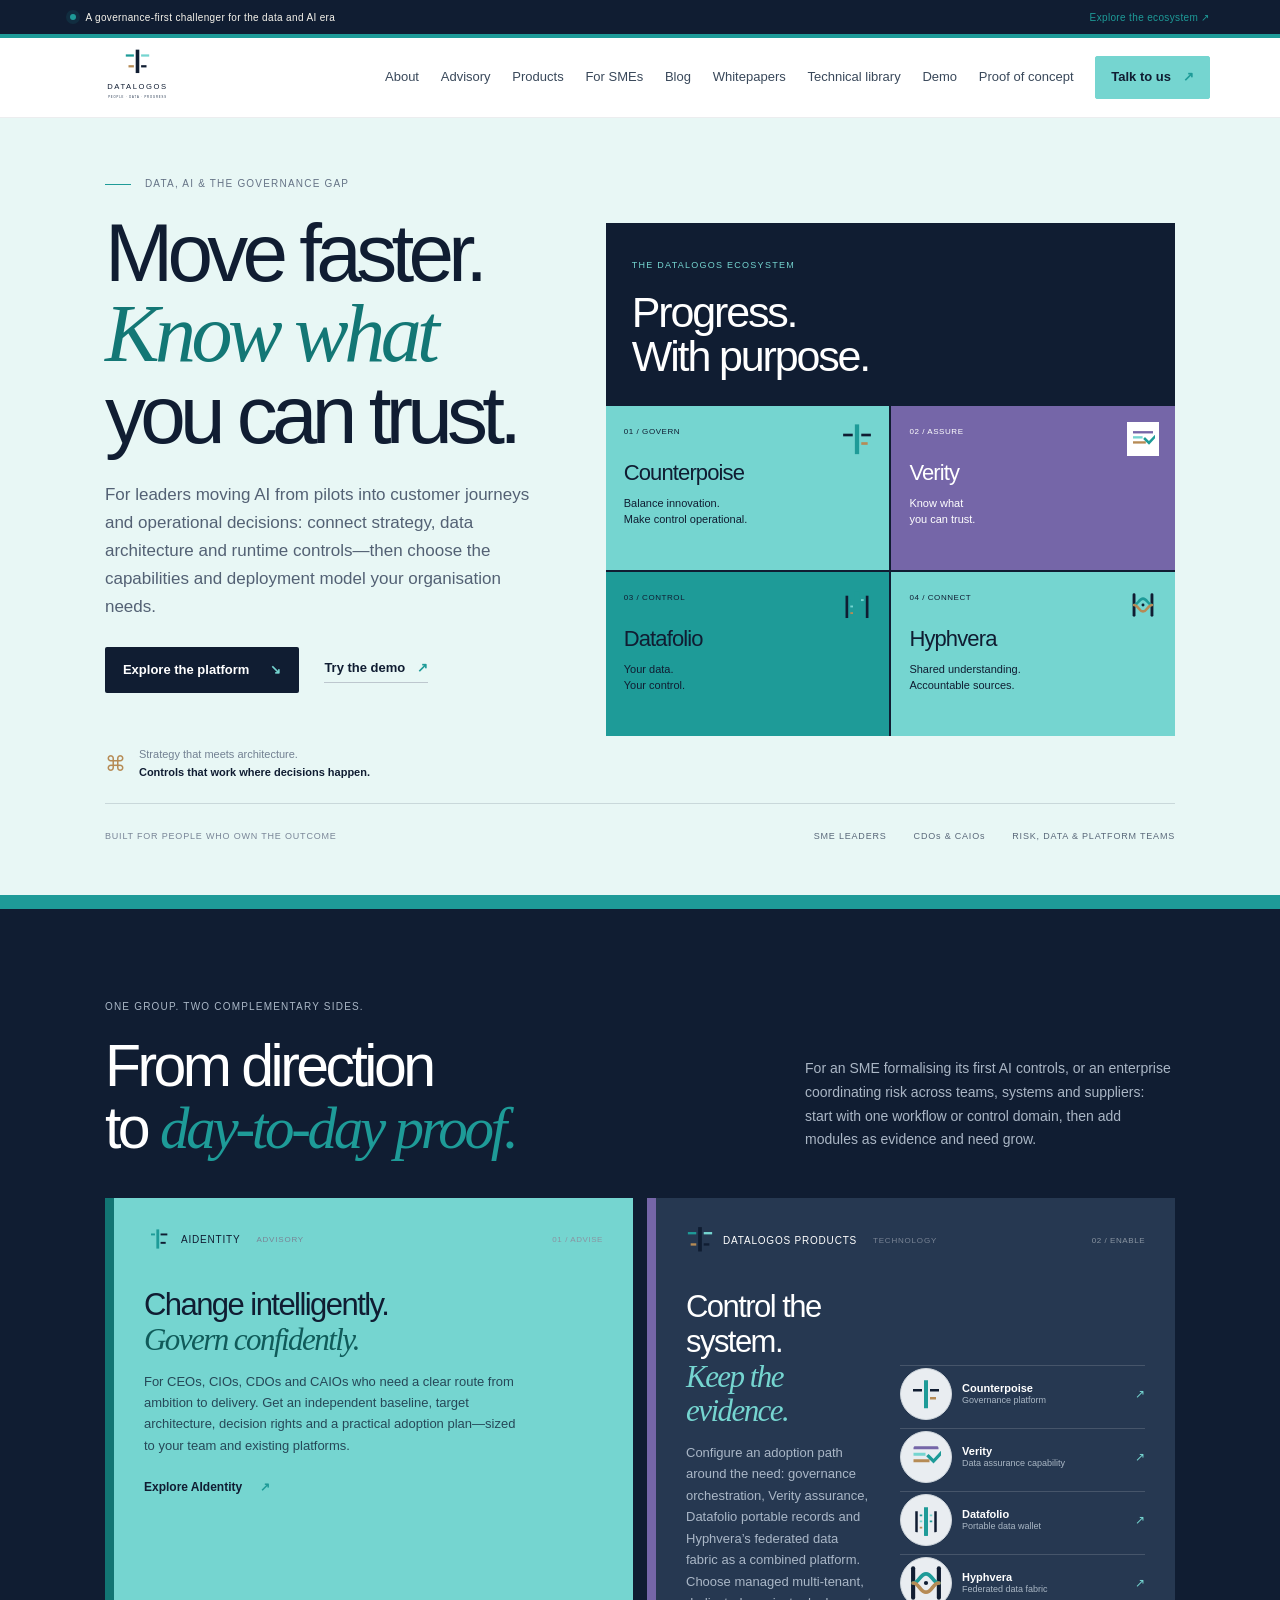
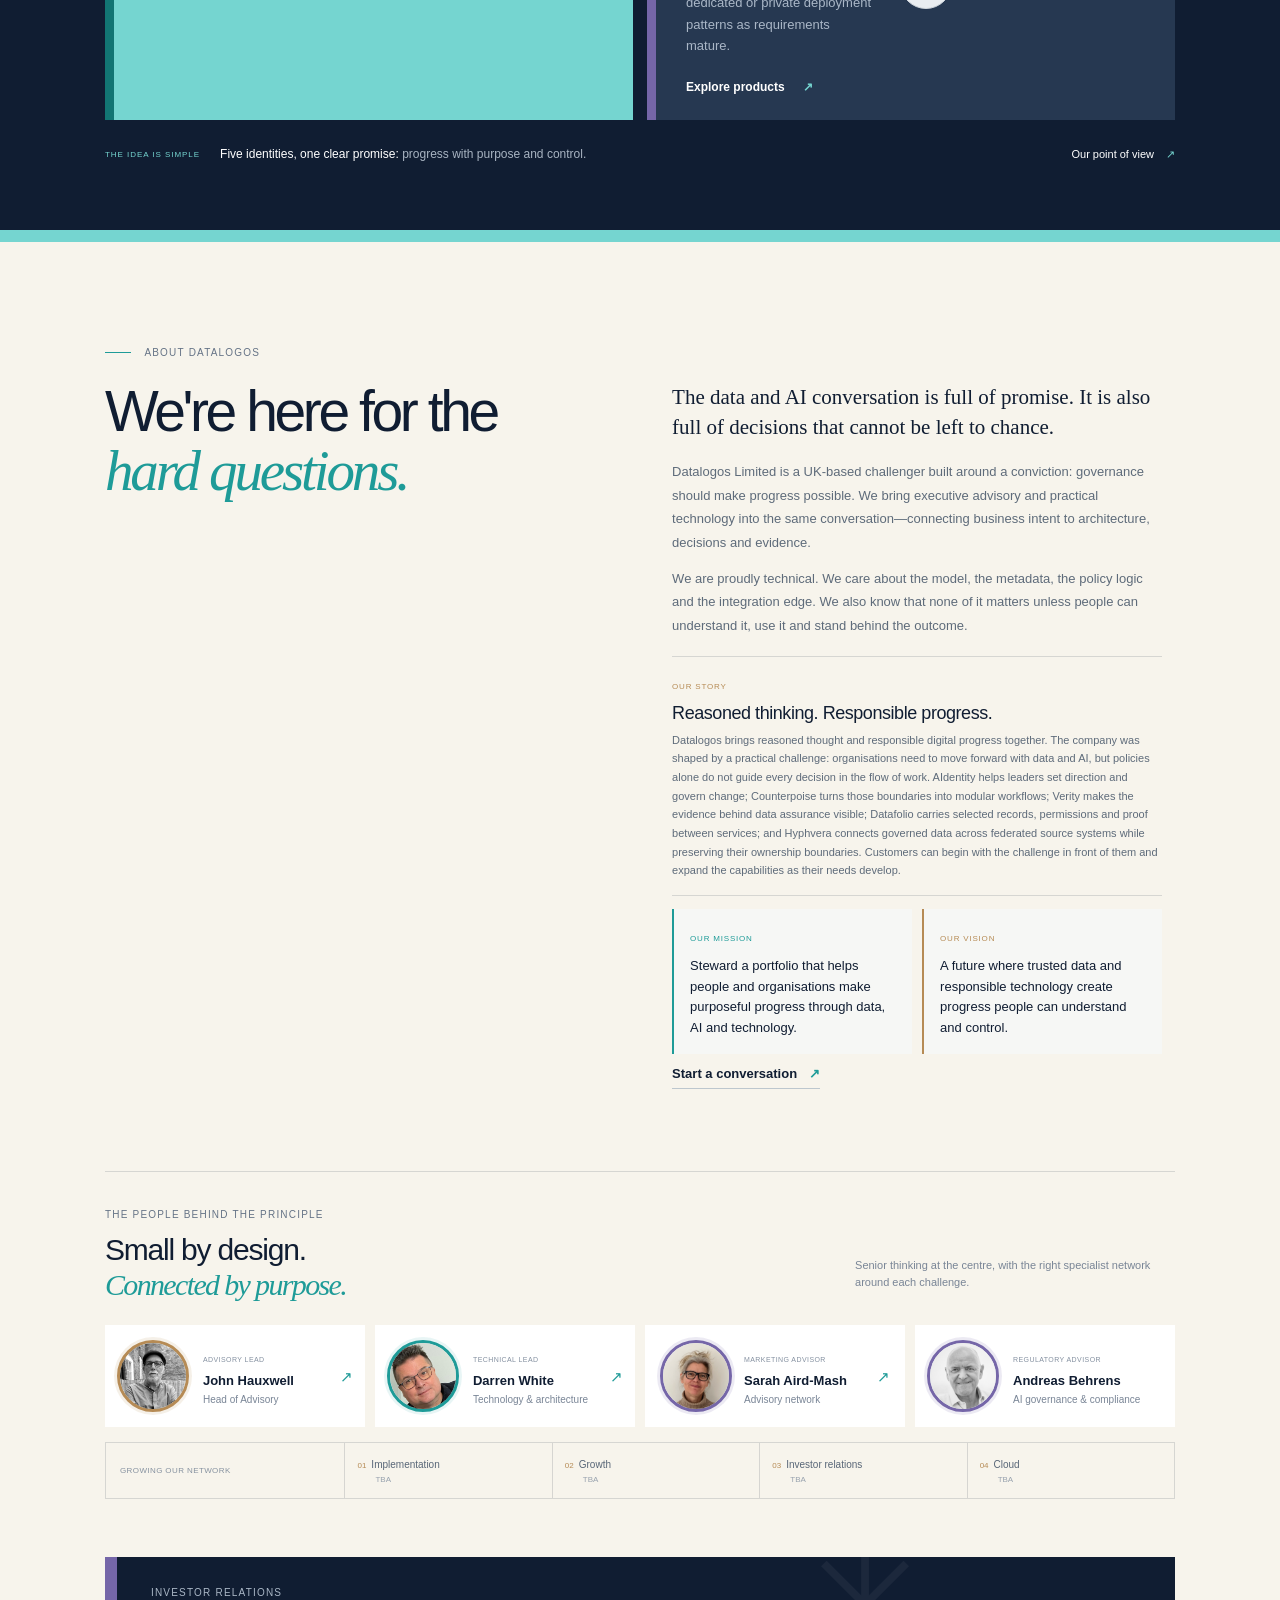
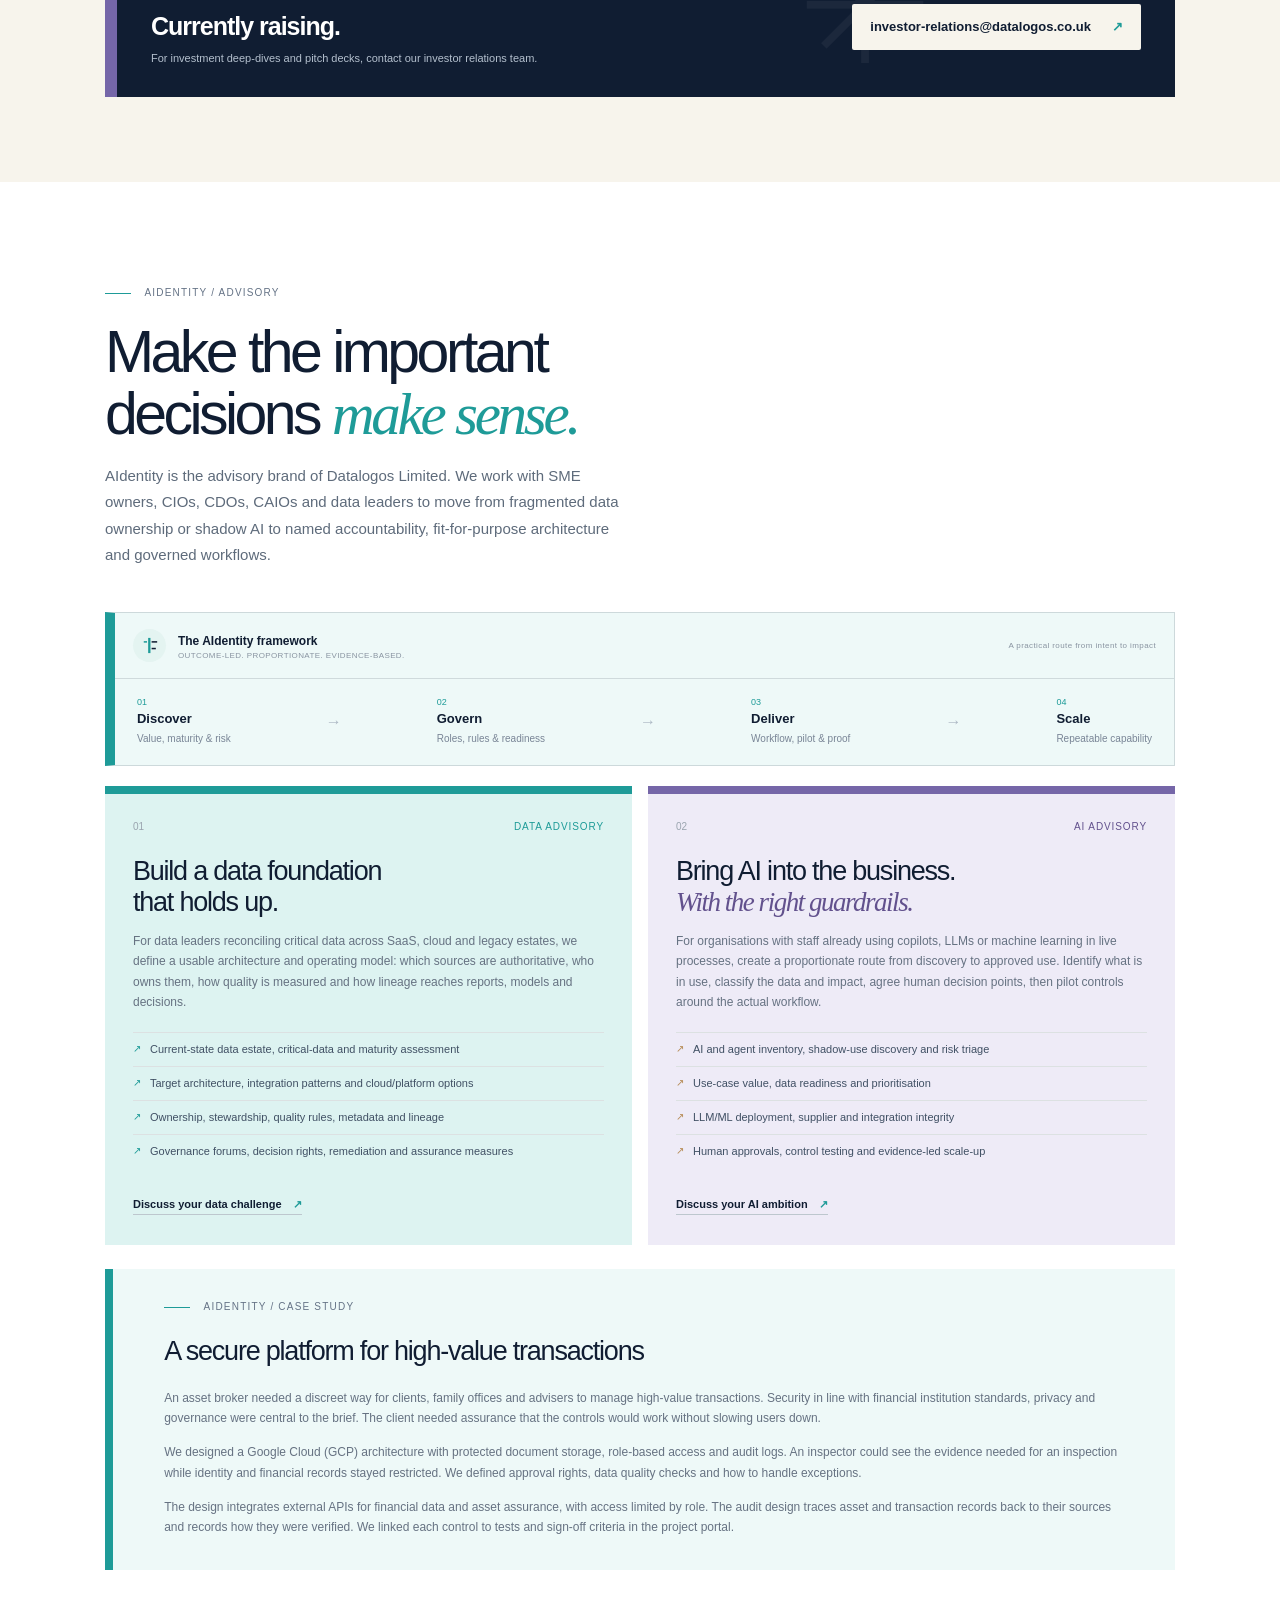
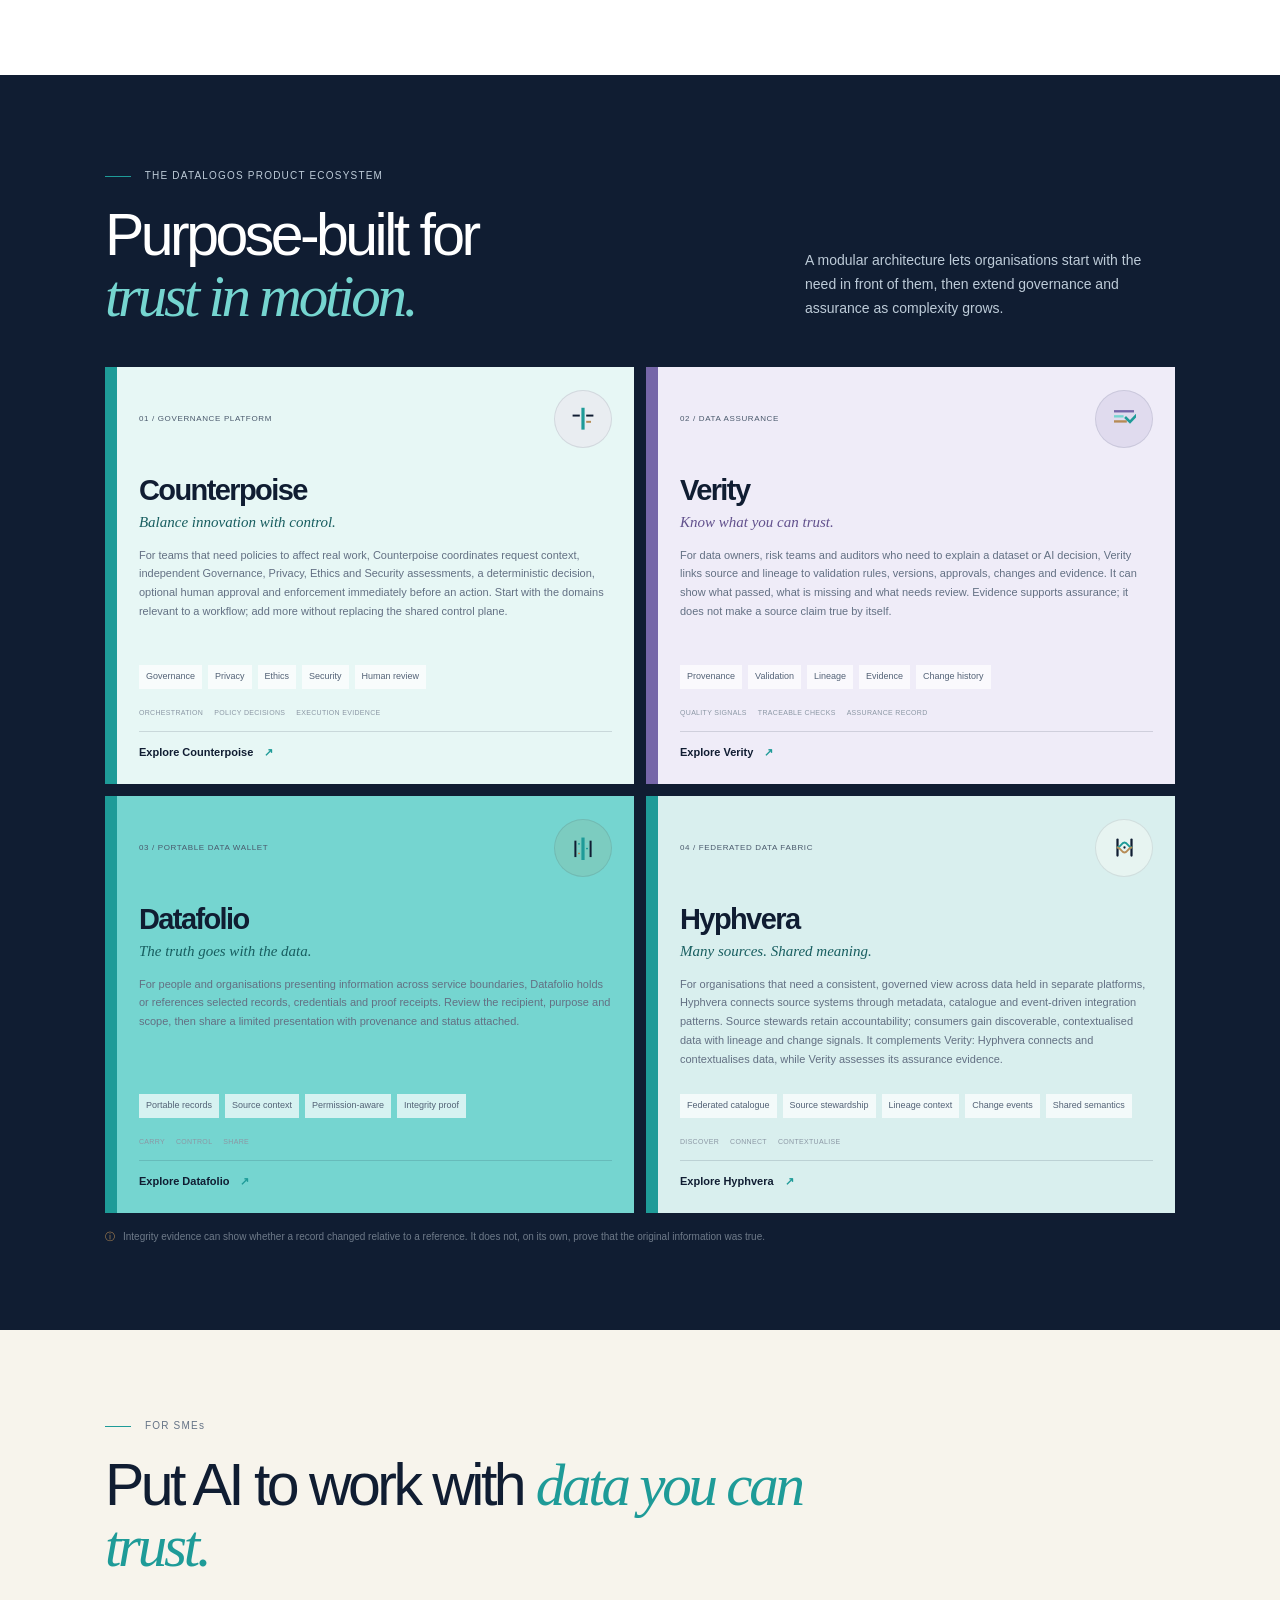
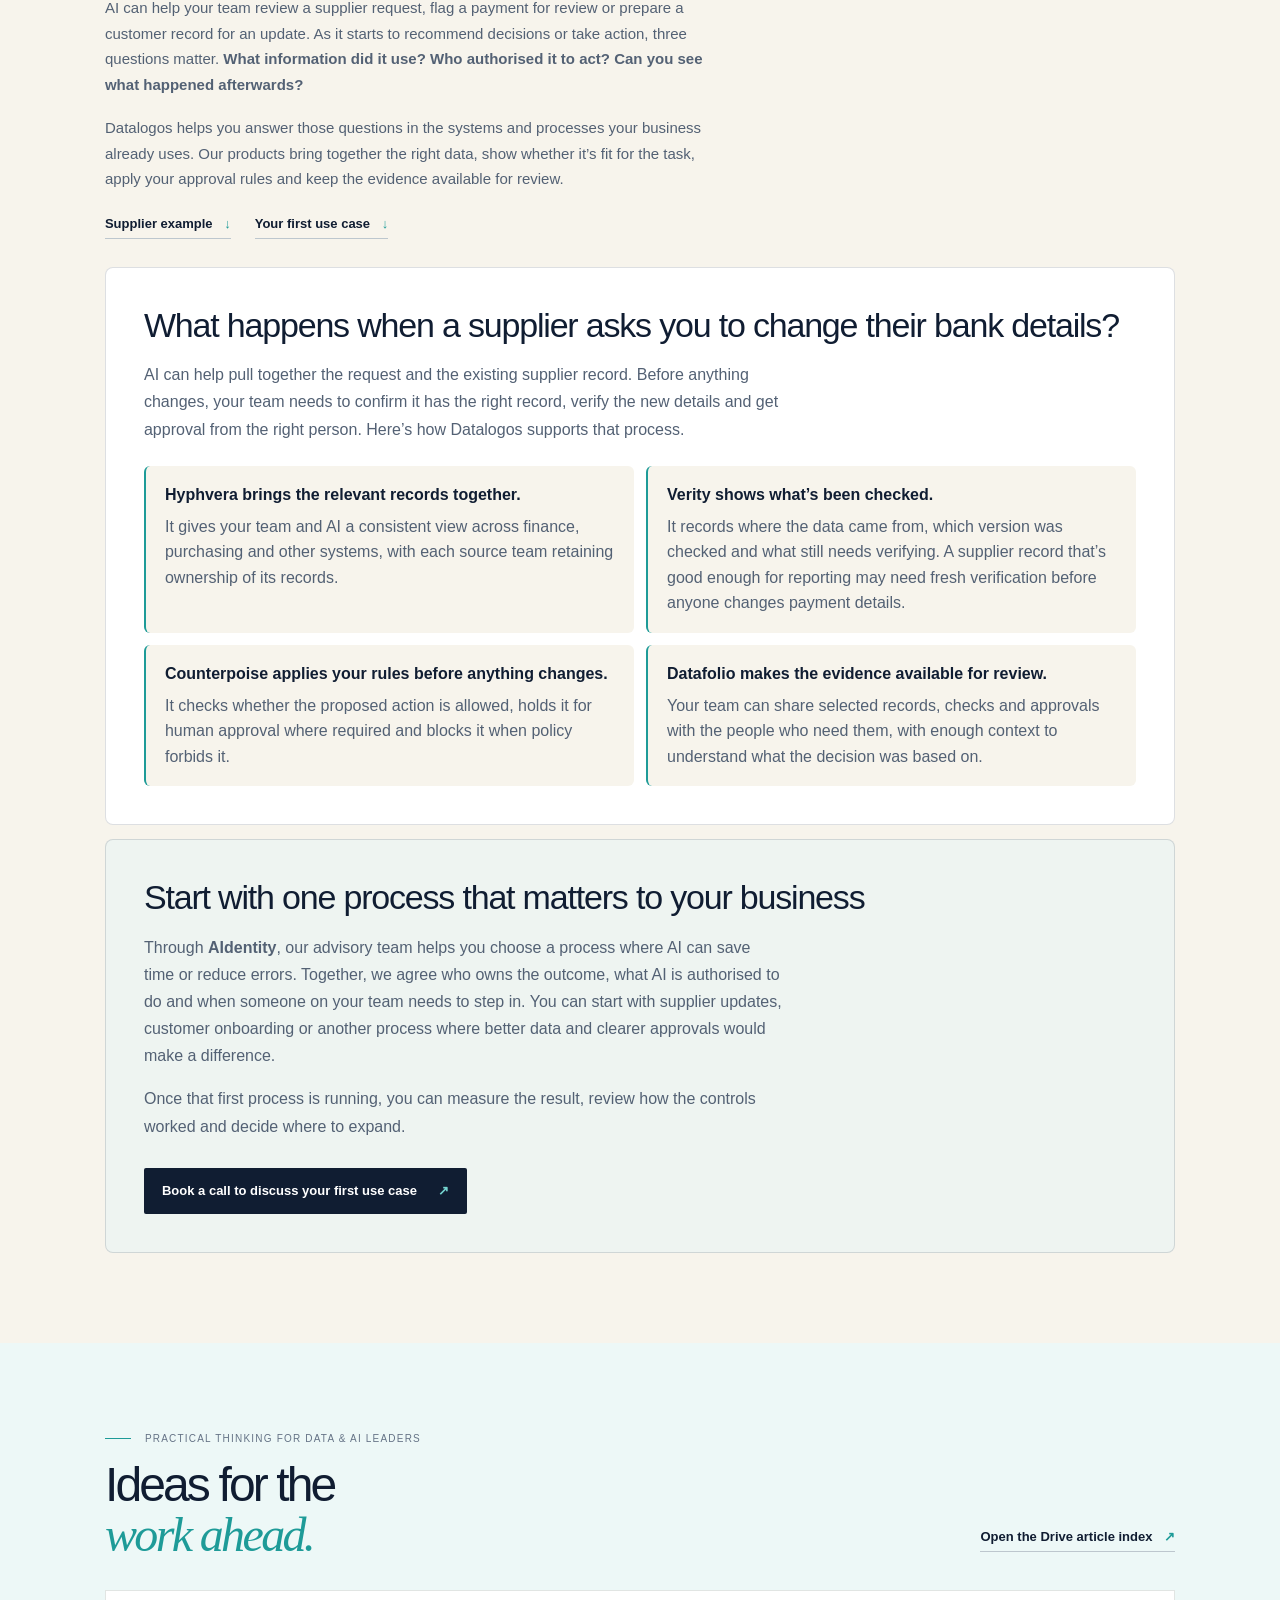
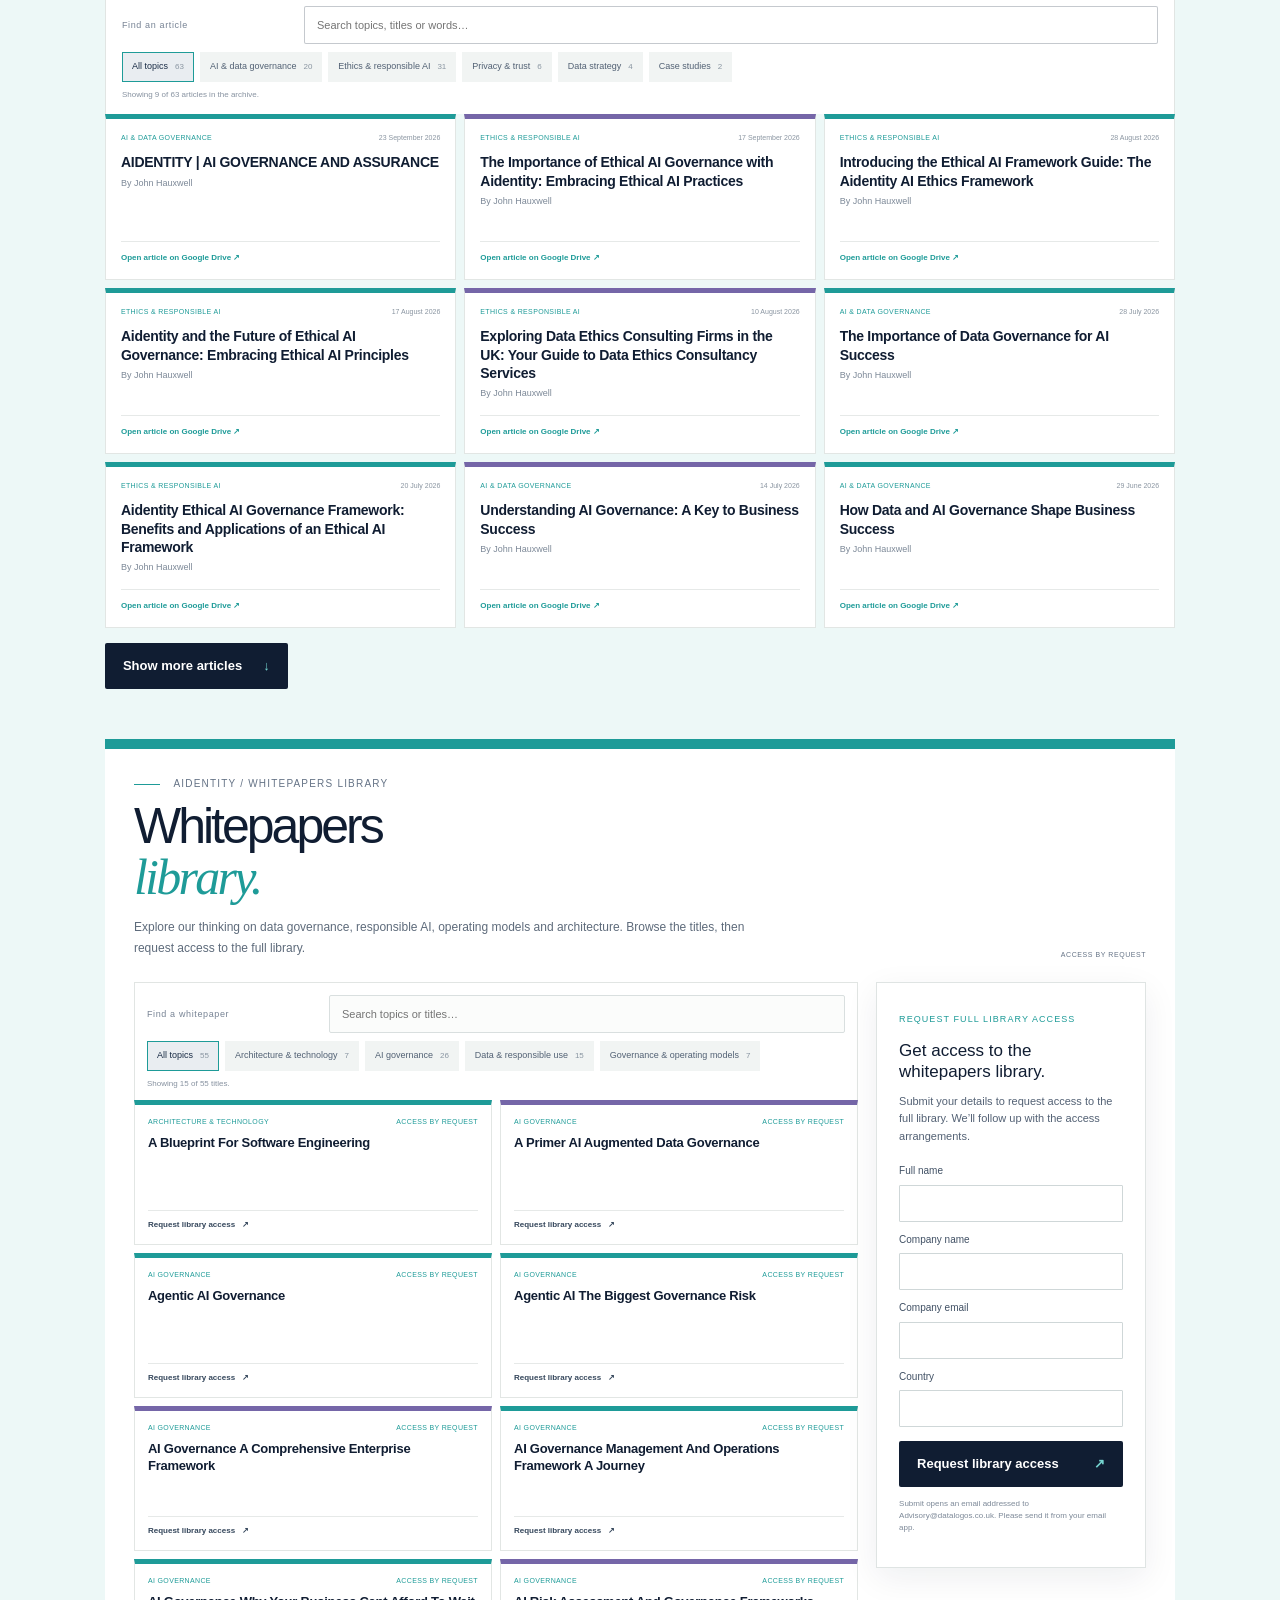
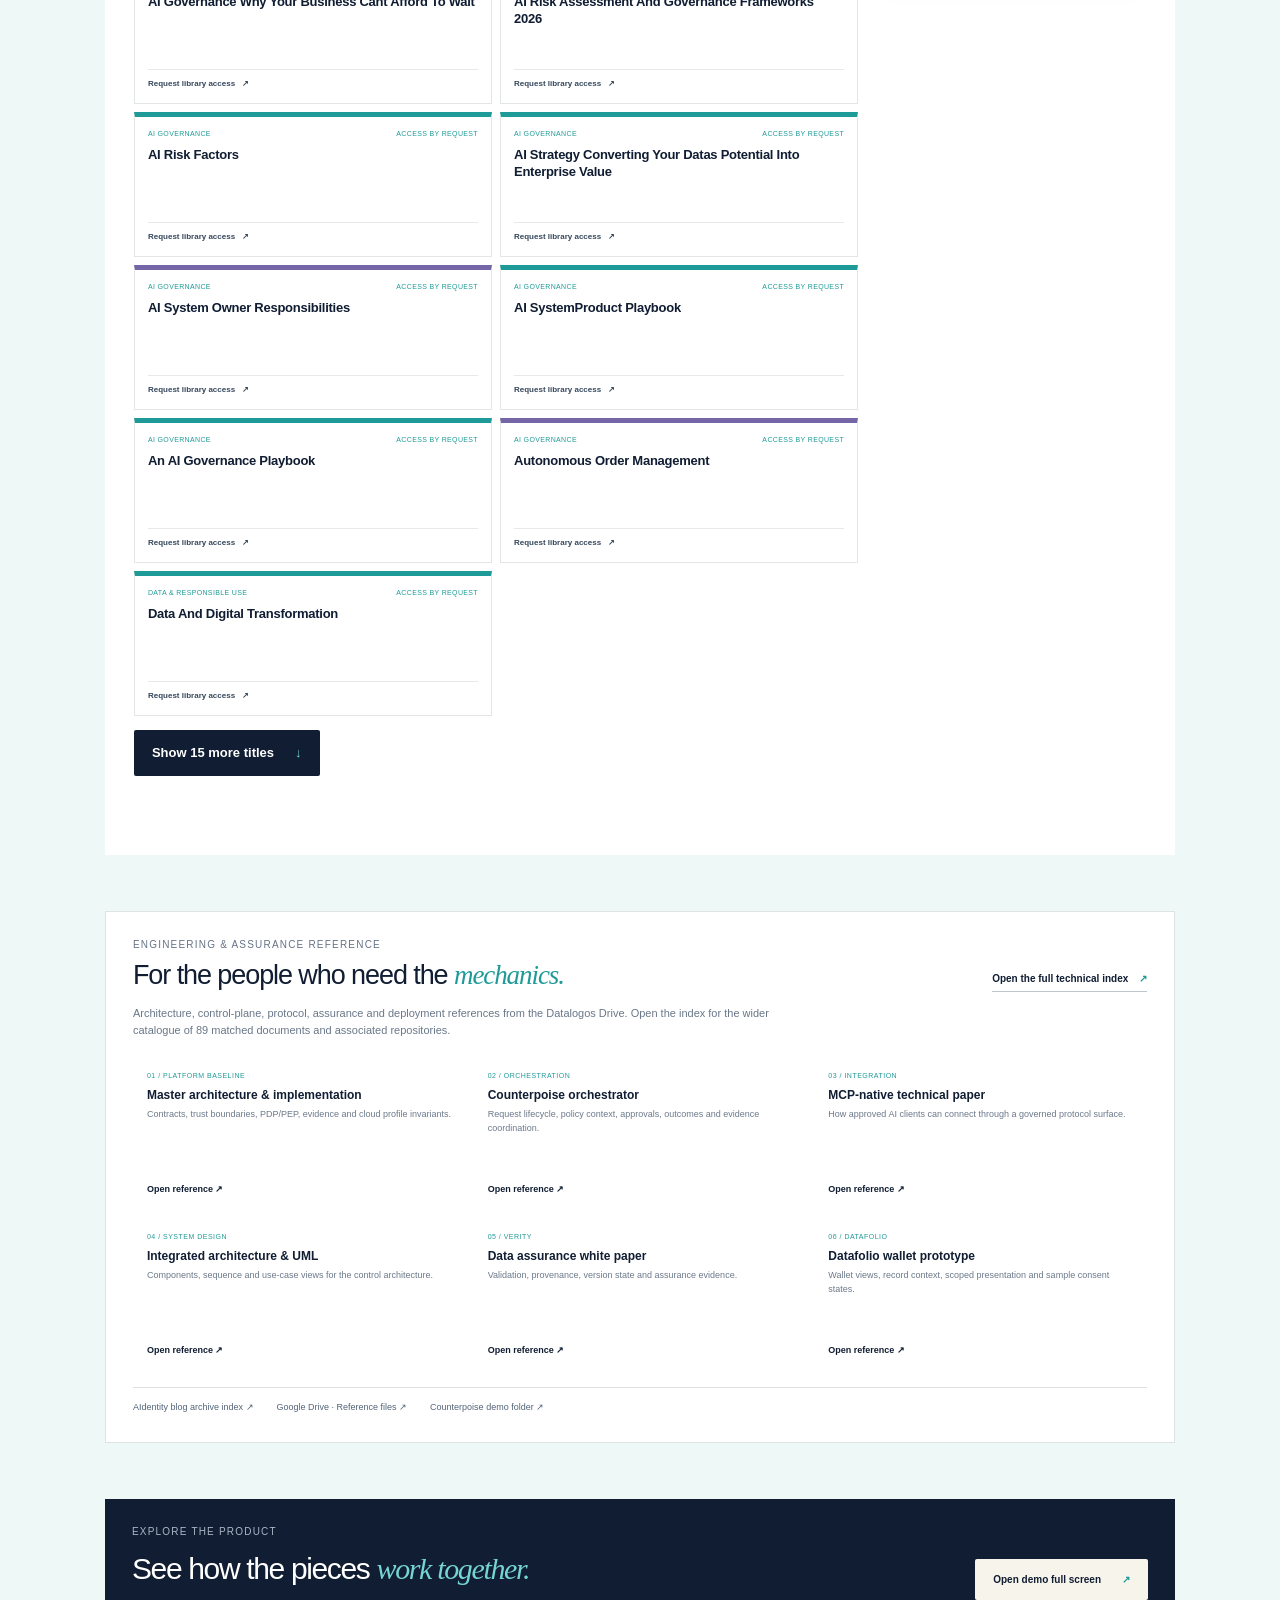
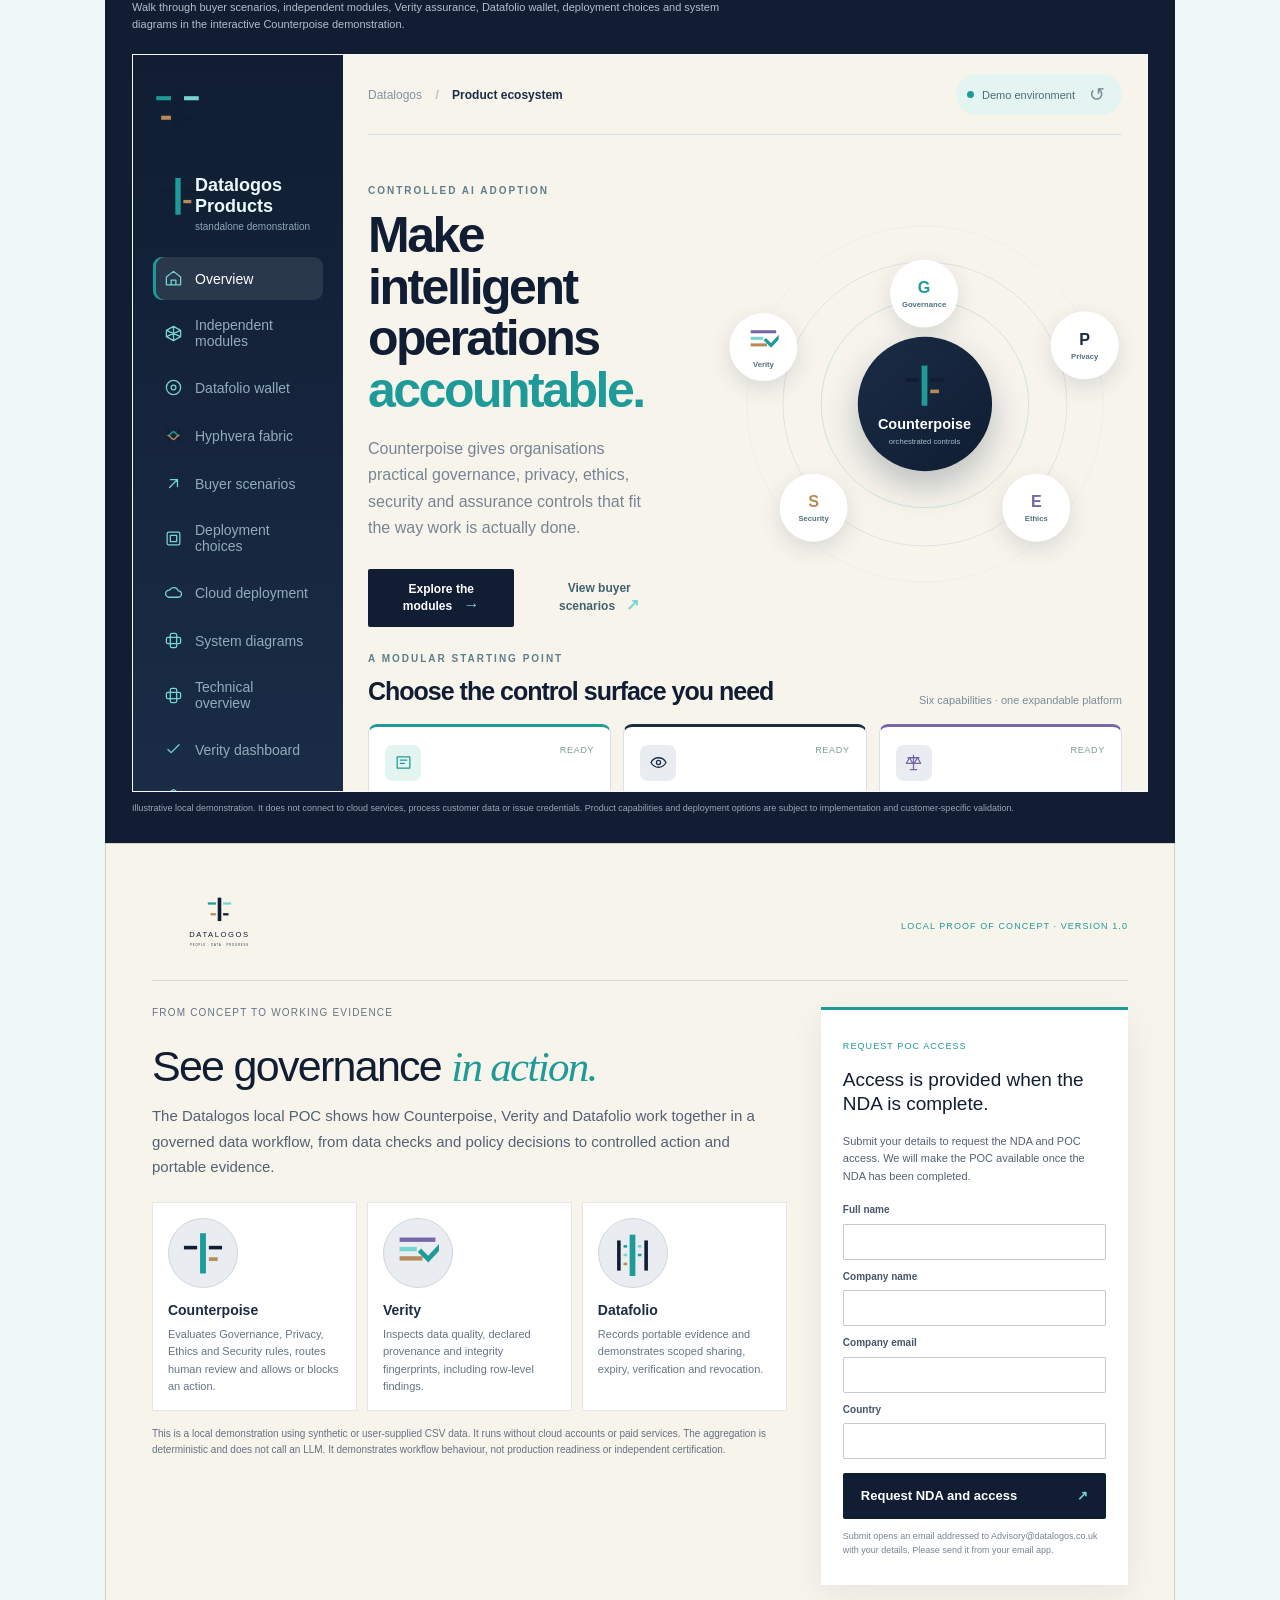
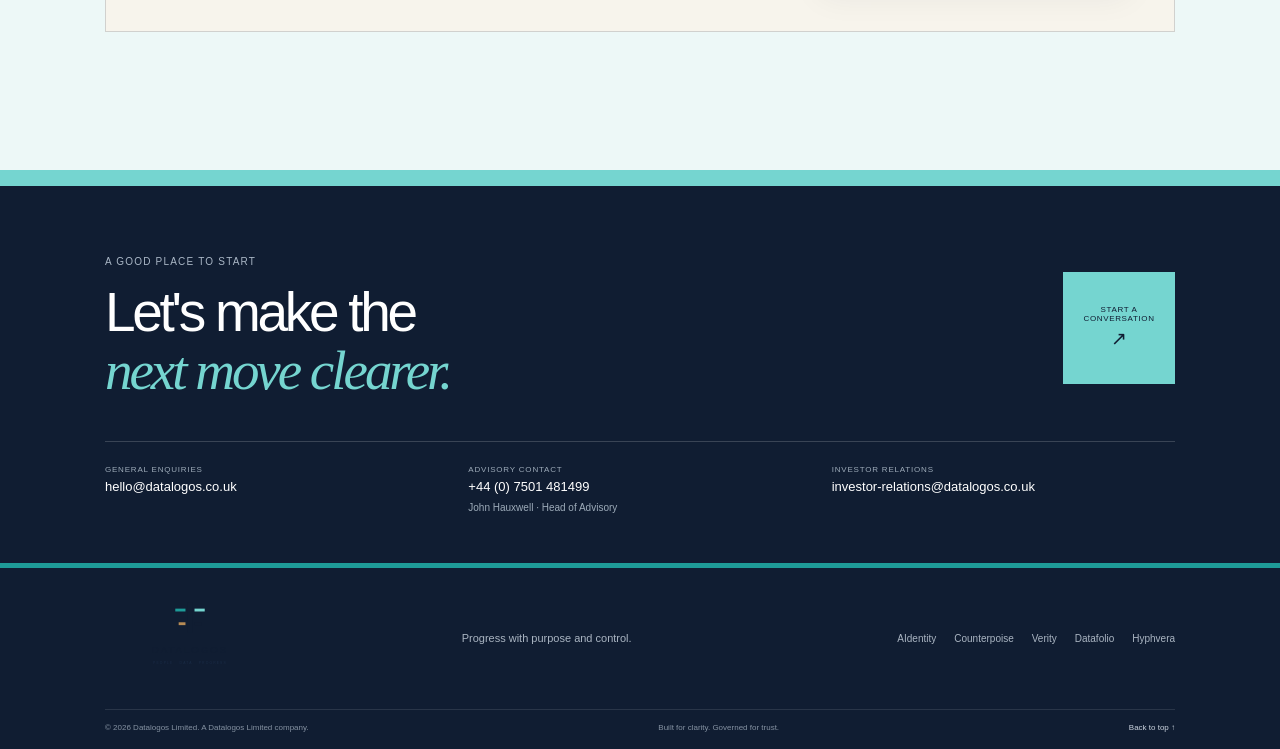
<file: index.html>
<!doctype html>
<html lang="en-GB">
<head>
  <meta charset="utf-8"><meta name="viewport" content="width=device-width, initial-scale=1">
  <meta name="description" content="Datalogos Limited brings together AIdentity advisory and the Counterpoise, Verity, Datafolio and Hyphvera product ecosystem to help organisations govern data and AI with purpose and control.">
  <meta name="theme-color" content="#101d32">
  <title>Datalogos | Progress with purpose and control</title>

  <link rel="stylesheet" href="styles.css">
  <link rel="stylesheet" href="brochure.css">
</head>
<body>
  <a class="skip-link" href="#main">Skip to content</a>
  <div class="announcement"><span class="pulse"></span> A governance-first challenger for the data and AI era <a href="#ecosystem">Explore the ecosystem <span aria-hidden="true">↗</span></a></div>
  <header class="site-header">
    <a class="brand" href="#home" aria-label="Datalogos home"><img class="brand-logo" src="assets/logos/DRAFT-Datalogos-Logo.svg" alt="Datalogos Limited"></a>
    <button class="menu-toggle" aria-expanded="false" aria-controls="primary-nav" aria-label="Open navigation"><span></span><span></span></button>
    <nav id="primary-nav" aria-label="Main navigation"><a href="#about">About</a><a href="#advisory">Advisory</a><a href="#products">Products</a><a href="#for-smes">For SMEs</a><a href="#blog">Blog</a><a href="#whitepapers">Whitepapers</a><a href="#technical-library">Technical library</a><a href="#demo">Demo</a><a href="#proof-of-concept">Proof of concept</a><a class="nav-cta" href="#contact">Talk to us <span>↗</span></a></nav>
  </header>
  <main id="main">
    <section class="hero section-wrap" id="home">
      <div class="hero-copy"><p class="eyebrow"><span class="eyebrow-line"></span> DATA, AI &amp; THE GOVERNANCE GAP</p>
        <h1>Move faster.<br><em>Know what</em><br>you can trust.</h1>
        <p class="hero-lede">For leaders moving AI from pilots into customer journeys and operational decisions: connect strategy, data architecture and runtime controls—then choose the capabilities and deployment model your organisation needs.</p>
        <div class="hero-actions"><a class="button button-primary" href="#ecosystem">Explore the platform <span>↘</span></a><a class="text-link" href="#demo">Try the demo <span>↗</span></a></div>
        <div class="hero-proof"><span class="proof-icon">⌘</span><span>Strategy that meets architecture.<br><b>Controls that work where decisions happen.</b></span></div>
      </div>
      <div class="hero-art brochure-art" aria-label="Four Datalogos products: Counterpoise, Verity, Datafolio and Hyphvera">
        <div class="brochure-art-title"><span>THE DATALOGOS ECOSYSTEM</span><strong>Progress.<br>With purpose.</strong></div>
        <div class="brochure-tiles">
          <a href="#products" class="brochure-tile"><img src="assets/logos/DRAFT-Counterpoise-Mark.svg" alt=""><span>01 / GOVERN</span><b>Counterpoise</b><small>Balance innovation.<br>Make control operational.</small></a>
          <a href="#products" class="brochure-tile tile-verity"><img src="assets/logos/DRAFT-Verity-Mark.svg" alt=""><span>02 / ASSURE</span><b>Verity</b><small>Know what<br>you can trust.</small></a>
          <a href="#products" class="brochure-tile"><img src="assets/logos/DRAFT-Datafolio-Mark.svg" alt=""><span>03 / CONTROL</span><b>Datafolio</b><small>Your data.<br>Your control.</small></a>
          <a href="#products" class="brochure-tile"><img src="assets/logos/Hyphvera-Mark.svg" alt=""><span>04 / CONNECT</span><b>Hyphvera</b><small>Shared understanding.<br>Accountable sources.</small></a>
        </div>
      </div>
      <div class="hero-bottom"><span>BUILT FOR PEOPLE WHO OWN THE OUTCOME</span><div><span>SME LEADERS</span><span>CDOs &amp; CAIOs</span><span>RISK, DATA &amp; PLATFORM TEAMS</span></div></div>
    </section>

    <section class="ecosystem section-dark" id="ecosystem">
      <div class="section-wrap"><div class="section-heading split-heading"><div><p class="eyebrow eyebrow-light">ONE GROUP. TWO COMPLEMENTARY SIDES.</p><h2>From direction<br>to <em>day-to-day proof.</em></h2></div><p class="heading-aside">For an SME formalising its first AI controls, or an enterprise coordinating risk across teams, systems and suppliers: start with one workflow or control domain, then add modules as evidence and need grow.</p></div>
        <div class="ecosystem-grid">
          <article class="ecosystem-card advisory-card"><div class="card-top"><span class="brand-kicker"><img class="mini-logo aidentity-mini-logo" src="assets/logos/DRAFT-AIdentity-Mark.svg" alt=""> AIDENTITY <small>ADVISORY</small></span><span class="card-index">01 / ADVISE</span></div><h3>Change intelligently.<br><em>Govern confidently.</em></h3><p>For CEOs, CIOs, CDOs and CAIOs who need a clear route from ambition to delivery. Get an independent baseline, target architecture, decision rights and a practical adoption plan—sized to your team and existing platforms.</p><a href="#advisory" class="card-link">Explore AIdentity <span>↗</span></a><div class="card-graphic advisory-graphic"><div class="graphic-ring"></div><div class="graphic-ring ring-2"></div><div class="graphic-node"><img src="assets/logos/DRAFT-AIdentity-Mark.svg" alt="AIdentity"></div><span>INTENT</span><span>CAPABILITY</span><span>OUTCOME</span></div></article>
          <article class="ecosystem-card products-card"><div class="card-top"><span class="brand-kicker"><img class="mini-logo" src="assets/logos/DRAFT-Datalogos-Mark.svg" alt=""> DATALOGOS PRODUCTS <small>TECHNOLOGY</small></span><span class="card-index">02 / ENABLE</span></div><h3>Control the system.<br><em>Keep the evidence.</em></h3><p>Configure an adoption path around the need: governance orchestration, Verity assurance, Datafolio portable records and Hyphvera’s federated data fabric as a combined platform. Choose managed multi-tenant, dedicated or private deployment patterns as requirements mature.</p><a href="#products" class="card-link">Explore products <span>↗</span></a>
            <div class="product-stack"><div class="stack-row"><img class="stack-symbol-img" src="assets/logos/DRAFT-Counterpoise-Mark.svg" alt=""><div><b>Counterpoise</b><small>Governance platform</small></div><span class="stack-arrow">↗</span></div><div class="stack-row"><img class="stack-symbol-img" src="assets/logos/DRAFT-Verity-Mark.svg" alt=""><div><b>Verity</b><small>Data assurance capability</small></div><span class="stack-arrow">↗</span></div><div class="stack-row"><img class="stack-symbol-img" src="assets/logos/DRAFT-Datafolio-Mark.svg" alt=""><div><b>Datafolio</b><small>Portable data wallet</small></div><span class="stack-arrow">↗</span></div><div class="stack-row"><img class="stack-symbol-img" src="assets/logos/Hyphvera-Mark.svg" alt=""><div><b>Hyphvera</b><small>Federated data fabric</small></div><span class="stack-arrow">↗</span></div></div>
          </article>
        </div>
        <div class="ecosystem-foot"><span>THE IDEA IS SIMPLE</span><p><b>Five identities, one clear promise:</b> progress with purpose and control.</p><a href="#about">Our point of view <span>↗</span></a></div>
      </div>
    </section>

    <section class="about section-wrap" id="about"><div class="about-intro"><div><p class="eyebrow"><span class="eyebrow-line"></span> ABOUT DATALOGOS</p><h2>We're here for the<br><em>hard questions.</em></h2></div><div class="about-copy"><p class="large-copy">The data and AI conversation is full of promise. It is also full of decisions that cannot be left to chance.</p><p>Datalogos Limited is a UK-based challenger built around a conviction: governance should make progress possible. We bring executive advisory and practical technology into the same conversation—connecting business intent to architecture, decisions and evidence.</p><p>We are proudly technical. We care about the model, the metadata, the policy logic and the integration edge. We also know that none of it matters unless people can understand it, use it and stand behind the outcome.</p><div class="our-story"><span>OUR STORY</span><h3>Reasoned thinking. Responsible progress.</h3><p>Datalogos brings reasoned thought and responsible digital progress together. The company was shaped by a practical challenge: organisations need to move forward with data and AI, but policies alone do not guide every decision in the flow of work. AIdentity helps leaders set direction and govern change; Counterpoise turns those boundaries into modular workflows; Verity makes the evidence behind data assurance visible; Datafolio carries selected records, permissions and proof between services; and Hyphvera connects governed data across federated source systems while preserving their ownership boundaries. Customers can begin with the challenge in front of them and expand the capabilities as their needs develop.</p></div><div class="mission-vision"><article><span>OUR MISSION</span><p>Steward a portfolio that helps people and organisations make purposeful progress through data, AI and technology.</p></article><article><span>OUR VISION</span><p>A future where trusted data and responsible technology create progress people can understand and control.</p></article></div><a href="#contact" class="text-link">Start a conversation <span>↗</span></a></div></div>
      <div class="team-section"><div class="team-title"><div><p class="eyebrow">THE PEOPLE BEHIND THE PRINCIPLE</p><h3>Small by design.<br><em>Connected by purpose.</em></h3></div><p>Senior thinking at the centre, with the right specialist network around each challenge.</p></div>
        <div class="team-grid"><article class="person-card leadership-card"><div class="person-photo photo-john"><img src="assets/john-hauxwell-portrait.png" alt="John Hauxwell, shown head and shoulders" loading="lazy"></div><div class="person-meta"><span>ADVISORY LEAD</span><h4>John Hauxwell</h4><p>Head of Advisory</p></div><span class="person-arrow">↗</span></article><article class="person-card leadership-card"><div class="person-photo photo-darren"><img src="assets/darren-white-portrait.png" alt="Darren White, Head of Engineering" loading="lazy"></div><div class="person-meta"><span>TECHNICAL LEAD</span><h4>Darren White</h4><p>Technology &amp; architecture</p></div><span class="person-arrow">↗</span></article><article class="person-card"><div class="person-photo photo-sarah"><img src="assets/sarah-aird-mash.png" alt="Sarah Aird-Mash" loading="lazy"></div><div class="person-meta"><span>MARKETING ADVISOR</span><h4>Sarah Aird-Mash</h4><p>Advisory network</p></div><a class="person-arrow" href="https://www.linkedin.com/in/sarahairdmash/" target="_blank" rel="noopener" aria-label="Sarah Aird-Mash on LinkedIn">↗</a></article><article class="person-card leadership-card"><div class="person-photo photo-andreas"><img src="assets/andreas-behrens.jpg" alt="Andreas Behrens" loading="lazy"></div><div class="person-meta"><span>REGULATORY ADVISOR</span><h4>Andreas Behrens</h4><p>AI governance &amp; compliance</p></div></article></div>
        <div class="network-grid"><span class="network-label">GROWING OUR NETWORK</span><div class="network-role"><span>01</span>Implementation <b>TBA</b></div><div class="network-role"><span>02</span>Growth <b>TBA</b></div><div class="network-role"><span>03</span>Investor relations <b>TBA</b></div><div class="network-role"><span>04</span>Cloud <b>TBA</b></div></div>
      </div>
      <aside class="investor-panel"><div><p class="eyebrow eyebrow-light">INVESTOR RELATIONS</p><h3>Currently raising.</h3><p>For investment deep-dives and pitch decks, contact our investor relations team.</p></div><a href="mailto:investor-relations@datalogos.co.uk" class="button button-light">investor-relations@datalogos.co.uk <span>↗</span></a><span class="investor-orbit" aria-hidden="true">✳</span></aside>
    </section>

    <section class="advisory section-wrap" id="advisory"><div class="section-heading"><p class="eyebrow"><span class="eyebrow-line"></span> AIDENTITY / ADVISORY</p><h2>Make the important<br>decisions <em>make sense.</em></h2><p class="section-intro">AIdentity is the advisory brand of Datalogos Limited. We work with SME owners, CIOs, CDOs, CAIOs and data leaders to move from fragmented data ownership or shadow AI to named accountability, fit-for-purpose architecture and governed workflows.</p></div>
      <div class="framework"><div class="framework-label"><span class="framework-icon"><img src="assets/logos/DRAFT-AIdentity-Mark.svg" alt=""></span><div><b>The AIdentity framework</b><small>OUTCOME-LED. PROPORTIONATE. EVIDENCE-BASED.</small></div><span class="framework-note">A practical route from intent to impact</span></div><div class="framework-steps"><div><span>01</span><b>Discover</b><small>Value, maturity &amp; risk</small></div><i>→</i><div><span>02</span><b>Govern</b><small>Roles, rules &amp; readiness</small></div><i>→</i><div><span>03</span><b>Deliver</b><small>Workflow, pilot &amp; proof</small></div><i>→</i><div><span>04</span><b>Scale</b><small>Repeatable capability</small></div></div></div>
      <div class="service-grid"><article class="service-card"><div class="service-number">01 <span>DATA ADVISORY</span></div><h3>Build a data foundation<br>that holds up.</h3><p>For data leaders reconciling critical data across SaaS, cloud and legacy estates, we define a usable architecture and operating model: which sources are authoritative, who owns them, how quality is measured and how lineage reaches reports, models and decisions.</p><ul><li>Current-state data estate, critical-data and maturity assessment</li><li>Target architecture, integration patterns and cloud/platform options</li><li>Ownership, stewardship, quality rules, metadata and lineage</li><li>Governance forums, decision rights, remediation and assurance measures</li></ul><a class="text-link" href="#contact">Discuss your data challenge <span>↗</span></a></article>
        <article class="service-card ai-service"><div class="service-number">02 <span>AI ADVISORY</span></div><h3>Bring AI into the business.<br><em>With the right guardrails.</em></h3><p>For organisations with staff already using copilots, LLMs or machine learning in live processes, create a proportionate route from discovery to approved use. Identify what is in use, classify the data and impact, agree human decision points, then pilot controls around the actual workflow.</p><ul><li>AI and agent inventory, shadow-use discovery and risk triage</li><li>Use-case value, data readiness and prioritisation</li><li>LLM/ML deployment, supplier and integration integrity</li><li>Human approvals, control testing and evidence-led scale-up</li></ul><a class="text-link" href="#contact">Discuss your AI ambition <span>↗</span></a></article></div>
      <article class="advisory-case-study" aria-labelledby="advisory-case-title">
        <p class="eyebrow"><span class="eyebrow-line"></span> AIDENTITY / CASE STUDY</p>
        <h3 id="advisory-case-title">A secure platform for high-value transactions</h3>
        <p>An asset broker needed a discreet way for clients, family offices and advisers to manage high-value transactions. Security in line with financial institution standards, privacy and governance were central to the brief. The client needed assurance that the controls would work without slowing users down.</p>
        <p>We designed a Google Cloud (GCP) architecture with protected document storage, role-based access and audit logs. An inspector could see the evidence needed for an inspection while identity and financial records stayed restricted. We defined approval rights, data quality checks and how to handle exceptions.</p>
        <p>The design integrates external APIs for financial data and asset assurance, with access limited by role. The audit design traces asset and transaction records back to their sources and records how they were verified. We linked each control to tests and sign-off criteria in the project portal.</p>
      </article>
    </section>

    <section class="products section-soft" id="products"><div class="section-wrap"><div class="section-heading split-heading"><div><p class="eyebrow"><span class="eyebrow-line"></span> THE DATALOGOS PRODUCT ECOSYSTEM</p><h2>Purpose-built for<br><em>trust in motion.</em></h2></div><p class="heading-aside">A modular architecture lets organisations start with the need in front of them, then extend governance and assurance as complexity grows.</p></div>
      <div class="product-detail-grid">
        <article class="product-detail counterpoise-detail"><div class="detail-head"><span class="product-tag">01 / GOVERNANCE PLATFORM</span><span class="detail-icon cp"><img src="assets/logos/DRAFT-Counterpoise-Mark.svg" alt=""></span></div><h3>Counterpoise</h3><p class="product-strap">Balance innovation with control.</p><p>For teams that need policies to affect real work, Counterpoise coordinates request context, independent Governance, Privacy, Ethics and Security assessments, a deterministic decision, optional human approval and enforcement immediately before an action. Start with the domains relevant to a workflow; add more without replacing the shared control plane.</p><div class="feature-list"><span>Governance</span><span>Privacy</span><span>Ethics</span><span>Security</span><span>Human review</span></div><div class="detail-meta"><span>ORCHESTRATION</span><span>POLICY DECISIONS</span><span>EXECUTION EVIDENCE</span></div><a href="#contact" class="detail-link">Explore Counterpoise <span>↗</span></a></article>
        <article class="product-detail verity-detail"><div class="detail-head"><span class="product-tag">02 / DATA ASSURANCE</span><span class="detail-icon verity"><img src="assets/logos/DRAFT-Verity-Mark.svg" alt=""></span></div><h3>Verity</h3><p class="product-strap">Know what you can trust.</p><p>For data owners, risk teams and auditors who need to explain a dataset or AI decision, Verity links source and lineage to validation rules, versions, approvals, changes and evidence. It can show what passed, what is missing and what needs review. Evidence supports assurance; it does not make a source claim true by itself.</p><div class="feature-list"><span>Provenance</span><span>Validation</span><span>Lineage</span><span>Evidence</span><span>Change history</span></div><div class="detail-meta"><span>QUALITY SIGNALS</span><span>TRACEABLE CHECKS</span><span>ASSURANCE RECORD</span></div><a href="#contact" class="detail-link">Explore Verity <span>↗</span></a></article>
        <article class="product-detail datafolio-detail"><div class="detail-head"><span class="product-tag">03 / PORTABLE DATA WALLET</span><span class="detail-icon folio"><img src="assets/logos/DRAFT-Datafolio-Mark.svg" alt=""></span></div><h3>Datafolio</h3><p class="product-strap">The truth goes with the data.</p><p>For people and organisations presenting information across service boundaries, Datafolio holds or references selected records, credentials and proof receipts. Review the recipient, purpose and scope, then share a limited presentation with provenance and status attached.</p><div class="feature-list"><span>Portable records</span><span>Source context</span><span>Permission-aware</span><span>Integrity proof</span></div><div class="detail-meta"><span>CARRY</span><span>CONTROL</span><span>SHARE</span></div><a href="#contact" class="detail-link">Explore Datafolio <span>↗</span></a></article>
        <article class="product-detail hyphvera-detail"><div class="detail-head"><span class="product-tag">04 / FEDERATED DATA FABRIC</span><span class="detail-icon hyphvera"><img src="assets/logos/Hyphvera-Mark.svg" alt="Hyphvera mark"></span></div><h3>Hyphvera</h3><p class="product-strap">Many sources. Shared meaning.</p><p>For organisations that need a consistent, governed view across data held in separate platforms, Hyphvera connects source systems through metadata, catalogue and event-driven integration patterns. Source stewards retain accountability; consumers gain discoverable, contextualised data with lineage and change signals. It complements Verity: Hyphvera connects and contextualises data, while Verity assesses its assurance evidence.</p><div class="feature-list"><span>Federated catalogue</span><span>Source stewardship</span><span>Lineage context</span><span>Change events</span><span>Shared semantics</span></div><div class="detail-meta"><span>DISCOVER</span><span>CONNECT</span><span>CONTEXTUALISE</span></div><a href="#contact" class="detail-link">Explore Hyphvera <span>↗</span></a></article>
      </div><p class="claims-note"><span>ⓘ</span> Integrity evidence can show whether a record changed relative to a reference. It does not, on its own, prove that the original information was true.</p>
    </div></section>

    <section class="sme-section section-wrap" id="for-smes" aria-labelledby="sme-title">
      <div class="section-heading">
        <p class="eyebrow"><span class="eyebrow-line"></span> FOR SMEs</p>
        <h2 id="sme-title">Put AI to work with <em>data you can trust.</em></h2>
        <p class="section-intro">AI can help your team review a supplier request, flag a payment for review or prepare a customer record for an update. As it starts to recommend decisions or take action, three questions matter. <strong>What information did it use? Who authorised it to act? Can you see what happened afterwards?</strong></p>
        <p class="section-intro">Datalogos helps you answer those questions in the systems and processes your business already uses. Our products bring together the right data, show whether it’s fit for the task, apply your approval rules and keep the evidence available for review.</p>
      </div>
      <div class="sme-nav" role="navigation" aria-label="In this section">
        <a class="text-link" href="#sme-supplier-example">Supplier example <span aria-hidden="true">↓</span></a>
        <a class="text-link" href="#sme-first-use-case">Your first use case <span aria-hidden="true">↓</span></a>
      </div>

      <div class="sme-example" id="sme-supplier-example">
        <h3>What happens when a supplier asks you to change their bank details?</h3>
        <p>AI can help pull together the request and the existing supplier record. Before anything changes, your team needs to confirm it has the right record, verify the new details and get approval from the right person. Here’s how Datalogos supports that process.</p>
        <ol class="sme-steps">
          <li><h4>Hyphvera brings the relevant records together.</h4><p>It gives your team and AI a consistent view across finance, purchasing and other systems, with each source team retaining ownership of its records.</p></li>
          <li><h4>Verity shows what’s been checked.</h4><p>It records where the data came from, which version was checked and what still needs verifying. A supplier record that’s good enough for reporting may need fresh verification before anyone changes payment details.</p></li>
          <li><h4>Counterpoise applies your rules before anything changes.</h4><p>It checks whether the proposed action is allowed, holds it for human approval where required and blocks it when policy forbids it.</p></li>
          <li><h4>Datafolio makes the evidence available for review.</h4><p>Your team can share selected records, checks and approvals with the people who need them, with enough context to understand what the decision was based on.</p></li>
        </ol>
      </div>

      <div class="sme-first-use-case" id="sme-first-use-case">
        <h3>Start with one process that matters to your business</h3>
        <p>Through <strong>AIdentity</strong>, our advisory team helps you choose a process where AI can save time or reduce errors. Together, we agree who owns the outcome, what AI is authorised to do and when someone on your team needs to step in. You can start with supplier updates, customer onboarding or another process where better data and clearer approvals would make a difference.</p>
        <p>Once that first process is running, you can measure the result, review how the controls worked and decide where to expand.</p>
        <a class="button button-primary" href="https://calendar.app.google/P6oJz5nY9h4uBVU18">Book a call to discuss your first use case <span aria-hidden="true">↗</span></a>
      </div>
    </section>

    <section class="insights section-soft" id="insights"><div class="section-wrap"><div class="insights-head" id="blog"><div><p class="eyebrow"><span class="eyebrow-line"></span> PRACTICAL THINKING FOR DATA &amp; AI LEADERS</p><h2>Ideas for the<br><em>work ahead.</em></h2></div><a href="https://docs.google.com/document/d/1p-uIw8ZQVttJ6Evd7VuG0TJlMjioHAsbzqIUb3a18Lc/edit?usp=drivesdk" class="text-link" target="_blank" rel="noopener">Open the Drive article index <span>↗</span></a></div>
      <div class="blog-archive-controls"><label class="blog-search-label" for="blog-search">Find an article</label><input id="blog-search" type="search" aria-label="Search Datalogos articles" placeholder="Search topics, titles or words…" autocomplete="off"><div class="blog-filters" id="blog-filters" aria-label="Filter blog posts by topic"></div><p class="blog-count" id="blog-count" role="status" aria-live="polite">Loading blog archive…</p></div><div class="insight-grid blog-archive-grid" id="blog-grid" aria-live="polite"></div><button class="button button-primary blog-more" id="blog-more" type="button" hidden>Show more articles <span>↓</span></button>
      <section class="whitepaper-section" id="whitepapers" aria-labelledby="whitepapers-title">
        <div class="whitepaper-heading"><div><p class="eyebrow"><span class="eyebrow-line"></span> AIDENTITY / WHITEPAPERS LIBRARY</p><h2 id="whitepapers-title">Whitepapers<br><em>library.</em></h2><p class="whitepaper-intro">Explore our thinking on data governance, responsible AI, operating models and architecture. Browse the titles, then request access to the full library.</p></div><span class="whitepaper-count-label">ACCESS BY REQUEST</span></div>
        <div class="whitepaper-layout"><div class="whitepaper-catalogue"><div class="blog-archive-controls whitepaper-controls"><label class="blog-search-label" for="whitepaper-search">Find a whitepaper</label><input id="whitepaper-search" type="search" aria-label="Search whitepapers" placeholder="Search topics or titles…" autocomplete="off"><div class="blog-filters" id="whitepaper-filters" aria-label="Filter whitepapers by topic"></div><p class="blog-count" id="whitepaper-count" role="status" aria-live="polite">Showing 15 titles.</p></div><div class="insight-grid blog-archive-grid whitepaper-grid" id="whitepaper-grid" aria-live="polite"><article class="archive-card whitepaper-card"><div class="archive-card-top"><span>Architecture &amp; technology</span><span class="whitepaper-access-tag">ACCESS BY REQUEST</span></div><h3>A Blueprint For Software Engineering</h3><div class="archive-card-links"><a class="whitepaper-request-link" href="#whitepaper-access-form" data-whitepaper-request>Request library access <span aria-hidden="true">↗</span></a></div></article><article class="archive-card whitepaper-card"><div class="archive-card-top"><span>AI governance</span><span class="whitepaper-access-tag">ACCESS BY REQUEST</span></div><h3>A Primer AI Augmented Data Governance</h3><div class="archive-card-links"><a class="whitepaper-request-link" href="#whitepaper-access-form" data-whitepaper-request>Request library access <span aria-hidden="true">↗</span></a></div></article><article class="archive-card whitepaper-card"><div class="archive-card-top"><span>AI governance</span><span class="whitepaper-access-tag">ACCESS BY REQUEST</span></div><h3>Agentic AI Governance</h3><div class="archive-card-links"><a class="whitepaper-request-link" href="#whitepaper-access-form" data-whitepaper-request>Request library access <span aria-hidden="true">↗</span></a></div></article><article class="archive-card whitepaper-card"><div class="archive-card-top"><span>AI governance</span><span class="whitepaper-access-tag">ACCESS BY REQUEST</span></div><h3>Agentic AI The Biggest Governance Risk</h3><div class="archive-card-links"><a class="whitepaper-request-link" href="#whitepaper-access-form" data-whitepaper-request>Request library access <span aria-hidden="true">↗</span></a></div></article><article class="archive-card whitepaper-card"><div class="archive-card-top"><span>AI governance</span><span class="whitepaper-access-tag">ACCESS BY REQUEST</span></div><h3>AI Governance A Comprehensive Enterprise Framework</h3><div class="archive-card-links"><a class="whitepaper-request-link" href="#whitepaper-access-form" data-whitepaper-request>Request library access <span aria-hidden="true">↗</span></a></div></article><article class="archive-card whitepaper-card"><div class="archive-card-top"><span>AI governance</span><span class="whitepaper-access-tag">ACCESS BY REQUEST</span></div><h3>AI Governance Management And Operations Framework A Journey</h3><div class="archive-card-links"><a class="whitepaper-request-link" href="#whitepaper-access-form" data-whitepaper-request>Request library access <span aria-hidden="true">↗</span></a></div></article><article class="archive-card whitepaper-card"><div class="archive-card-top"><span>AI governance</span><span class="whitepaper-access-tag">ACCESS BY REQUEST</span></div><h3>AI Governance Why Your Business Cant Afford To Wait</h3><div class="archive-card-links"><a class="whitepaper-request-link" href="#whitepaper-access-form" data-whitepaper-request>Request library access <span aria-hidden="true">↗</span></a></div></article><article class="archive-card whitepaper-card"><div class="archive-card-top"><span>AI governance</span><span class="whitepaper-access-tag">ACCESS BY REQUEST</span></div><h3>AI Risk Assessment And Governance Frameworks 2026</h3><div class="archive-card-links"><a class="whitepaper-request-link" href="#whitepaper-access-form" data-whitepaper-request>Request library access <span aria-hidden="true">↗</span></a></div></article><article class="archive-card whitepaper-card"><div class="archive-card-top"><span>AI governance</span><span class="whitepaper-access-tag">ACCESS BY REQUEST</span></div><h3>AI Risk Factors</h3><div class="archive-card-links"><a class="whitepaper-request-link" href="#whitepaper-access-form" data-whitepaper-request>Request library access <span aria-hidden="true">↗</span></a></div></article><article class="archive-card whitepaper-card"><div class="archive-card-top"><span>AI governance</span><span class="whitepaper-access-tag">ACCESS BY REQUEST</span></div><h3>AI Strategy Converting Your Datas Potential Into Enterprise Value</h3><div class="archive-card-links"><a class="whitepaper-request-link" href="#whitepaper-access-form" data-whitepaper-request>Request library access <span aria-hidden="true">↗</span></a></div></article><article class="archive-card whitepaper-card"><div class="archive-card-top"><span>AI governance</span><span class="whitepaper-access-tag">ACCESS BY REQUEST</span></div><h3>AI System Owner Responsibilities</h3><div class="archive-card-links"><a class="whitepaper-request-link" href="#whitepaper-access-form" data-whitepaper-request>Request library access <span aria-hidden="true">↗</span></a></div></article><article class="archive-card whitepaper-card"><div class="archive-card-top"><span>AI governance</span><span class="whitepaper-access-tag">ACCESS BY REQUEST</span></div><h3>AI SystemProduct Playbook</h3><div class="archive-card-links"><a class="whitepaper-request-link" href="#whitepaper-access-form" data-whitepaper-request>Request library access <span aria-hidden="true">↗</span></a></div></article><article class="archive-card whitepaper-card"><div class="archive-card-top"><span>AI governance</span><span class="whitepaper-access-tag">ACCESS BY REQUEST</span></div><h3>An AI Governance Playbook</h3><div class="archive-card-links"><a class="whitepaper-request-link" href="#whitepaper-access-form" data-whitepaper-request>Request library access <span aria-hidden="true">↗</span></a></div></article><article class="archive-card whitepaper-card"><div class="archive-card-top"><span>AI governance</span><span class="whitepaper-access-tag">ACCESS BY REQUEST</span></div><h3>Autonomous Order Management</h3><div class="archive-card-links"><a class="whitepaper-request-link" href="#whitepaper-access-form" data-whitepaper-request>Request library access <span aria-hidden="true">↗</span></a></div></article><article class="archive-card whitepaper-card"><div class="archive-card-top"><span>Data &amp; responsible use</span><span class="whitepaper-access-tag">ACCESS BY REQUEST</span></div><h3>Data And Digital Transformation</h3><div class="archive-card-links"><a class="whitepaper-request-link" href="#whitepaper-access-form" data-whitepaper-request>Request library access <span aria-hidden="true">↗</span></a></div></article></div><button class="button button-primary blog-more" id="whitepaper-more" type="button" hidden>Show 15 more titles <span>↓</span></button></div>
          <aside class="poc-download poc-access whitepaper-access"><span class="poc-label">REQUEST FULL LIBRARY ACCESS</span><h4>Get access to the whitepapers library.</h4><p class="poc-access-copy">Submit your details to request access to the full library. We’ll follow up with the access arrangements.</p><form id="whitepaper-access-form"><label for="whitepaper-full-name">Full name</label><input id="whitepaper-full-name" name="full_name" autocomplete="name" required><label for="whitepaper-company-name">Company name</label><input id="whitepaper-company-name" name="company_name" autocomplete="organization" required><label for="whitepaper-company-email">Company email</label><input id="whitepaper-company-email" name="company_email" type="email" autocomplete="email" required><label for="whitepaper-country">Country</label><input id="whitepaper-country" name="country" autocomplete="country-name" required><button class="button button-primary" type="submit">Request library access <span>↗</span></button><p class="poc-mail-note">Submit opens an email addressed to Advisory@datalogos.co.uk. Please send it from your email app.</p><p class="poc-form-status" id="whitepaper-form-status" aria-live="polite"></p></form></aside>
        </div>
      </section>
      <div class="technical-library" id="technical-library"><div class="library-heading"><div><p class="eyebrow">ENGINEERING &amp; ASSURANCE REFERENCE</p><h3>For the people who need the <em>mechanics.</em></h3></div><a href="https://docs.google.com/document/d/1QJjTlZvZjDKJ0JAoh3jsEOeL9oy8rQ07g_KdVnqAMYI/edit?usp=drivesdk" target="_blank" rel="noopener" class="text-link">Open the full technical index <span>↗</span></a></div><p class="library-intro">Architecture, control-plane, protocol, assurance and deployment references from the Datalogos Drive. Open the index for the wider catalogue of 89 matched documents and associated repositories.</p><div class="reference-grid">
        <a class="reference-card" href="https://docs.google.com/document/d/1_yVci8WwSzsxaSZva_ZJvERT-wgVVPYL/edit?usp=drivesdk" target="_blank" rel="noopener"><span>01 / PLATFORM BASELINE</span><b>Master architecture &amp; implementation</b><small>Contracts, trust boundaries, PDP/PEP, evidence and cloud profile invariants.</small><i>Open reference ↗</i></a>
        <a class="reference-card" href="https://docs.google.com/document/d/1J5DnEjSqPu3zeVSXE8PEZToejw5E4ZEx/edit?usp=drivesdk" target="_blank" rel="noopener"><span>02 / ORCHESTRATION</span><b>Counterpoise orchestrator</b><small>Request lifecycle, policy context, approvals, outcomes and evidence coordination.</small><i>Open reference ↗</i></a>
        <a class="reference-card" href="https://docs.google.com/document/d/1RSjcx7yPjmJGMlrq1-fdJ2XOiYdzExFZ/edit?usp=drivesdk" target="_blank" rel="noopener"><span>03 / INTEGRATION</span><b>MCP-native technical paper</b><small>How approved AI clients can connect through a governed protocol surface.</small><i>Open reference ↗</i></a>
        <a class="reference-card" href="https://docs.google.com/document/d/115R6Bo_hiGSiCZ8P8L9ffVLVgVyc1e-2/edit?usp=drivesdk" target="_blank" rel="noopener"><span>04 / SYSTEM DESIGN</span><b>Integrated architecture &amp; UML</b><small>Components, sequence and use-case views for the control architecture.</small><i>Open reference ↗</i></a>
        <a class="reference-card" href="https://docs.google.com/document/d/1uwMRU1DYzEwnE-ZN_8-IDXLkgd9aWC5X/edit?usp=drivesdk" target="_blank" rel="noopener"><span>05 / VERITY</span><b>Data assurance white paper</b><small>Validation, provenance, version state and assurance evidence.</small><i>Open reference ↗</i></a>
        <a class="reference-card" href="https://drive.google.com/file/d/1TBut11zyMCwHFHDguRxv_7LZrsRsGRGs/view?usp=drivesdk" target="_blank" rel="noopener"><span>06 / DATAFOLIO</span><b>Datafolio wallet prototype</b><small>Wallet views, record context, scoped presentation and sample consent states.</small><i>Open reference ↗</i></a>
      </div><div class="index-links"><a href="https://docs.google.com/document/d/1p-uIw8ZQVttJ6Evd7VuG0TJlMjioHAsbzqIUb3a18Lc/edit?usp=drivesdk" target="_blank" rel="noopener">AIdentity blog archive index ↗</a><a href="https://drive.google.com/drive/folders/1ZLuhsHtTcbpFYTOQDZBbS28Ehu7uKM9P" target="_blank" rel="noopener">Google Drive · Reference files ↗</a><a href="https://drive.google.com/drive/folders/1oPKDIfRnsPmR1Xl4UVoeMMCGsGfcYpG1" target="_blank" rel="noopener">Counterpoise demo folder ↗</a></div></div>
      <div class="demo-section" id="demo"><div class="demo-heading"><div><p class="eyebrow eyebrow-light">EXPLORE THE PRODUCT</p><h3>See how the pieces <em>work together.</em></h3><p>Walk through buyer scenarios, independent modules, Verity assurance, Datafolio wallet, deployment choices and system diagrams in the interactive Counterpoise demonstration.</p></div><a href="demo/FINAL-Counterpoise-Standalone-Demo/index.html" target="_blank" rel="noopener" class="button button-light">Open demo full screen <span>↗</span></a></div><div class="demo-frame-wrap"><iframe title="Interactive Counterpoise product demonstration" src="demo/FINAL-Counterpoise-Standalone-Demo/index.html" loading="lazy" allow="fullscreen" referrerpolicy="strict-origin-when-cross-origin"></iframe></div><p class="demo-disclaimer">Illustrative local demonstration. It does not connect to cloud services, process customer data or issue credentials. Product capabilities and deployment options are subject to implementation and customer-specific validation.</p></div>
      <section class="poc-section" id="proof-of-concept" aria-labelledby="poc-title">
        <div class="poc-brand-row"><img src="assets/logos/DRAFT-Datalogos-Logo.svg" alt="Datalogos"><span>LOCAL PROOF OF CONCEPT · VERSION 1.0</span></div>
        <div class="poc-content"><div><p class="eyebrow">FROM CONCEPT TO WORKING EVIDENCE</p><h3 id="poc-title">See governance <em>in action.</em></h3><p class="poc-lede">The Datalogos local POC shows how Counterpoise, Verity and Datafolio work together in a governed data workflow, from data checks and policy decisions to controlled action and portable evidence.</p><div class="poc-products"><article><div class="poc-product-icon"><img src="assets/logos/DRAFT-Counterpoise-Mark.svg" alt=""></div><b>Counterpoise</b><span>Evaluates Governance, Privacy, Ethics and Security rules, routes human review and allows or blocks an action.</span></article><article><div class="poc-product-icon"><img src="assets/logos/DRAFT-Verity-Mark.svg" alt=""></div><b>Verity</b><span>Inspects data quality, declared provenance and integrity fingerprints, including row-level findings.</span></article><article><div class="poc-product-icon"><img src="assets/logos/DRAFT-Datafolio-Mark.svg" alt=""></div><b>Datafolio</b><span>Records portable evidence and demonstrates scoped sharing, expiry, verification and revocation.</span></article></div><p class="poc-caveat">This is a local demonstration using synthetic or user-supplied CSV data. It runs without cloud accounts or paid services. The aggregation is deterministic and does not call an LLM. It demonstrates workflow behaviour, not production readiness or independent certification.</p></div>
          <aside class="poc-download poc-access"><span class="poc-label">REQUEST POC ACCESS</span><h4>Access is provided when the NDA is complete.</h4><p class="poc-access-copy">Submit your details to request the NDA and POC access. We will make the POC available once the NDA has been completed.</p><form id="poc-access-form"><label for="poc-full-name">Full name</label><input id="poc-full-name" name="full_name" autocomplete="name" required><label for="poc-company-name">Company name</label><input id="poc-company-name" name="company_name" autocomplete="organization" required><label for="poc-company-email">Company email</label><input id="poc-company-email" name="company_email" type="email" autocomplete="email" required><label for="poc-country">Country</label><input id="poc-country" name="country" autocomplete="country-name" required><button class="button button-primary" type="submit">Request NDA and access <span>↗</span></button><p class="poc-mail-note">Submit opens an email addressed to Advisory@datalogos.co.uk with your details. Please send it from your email app.</p><p class="poc-form-status" id="poc-form-status" aria-live="polite"></p></form></aside>
        </div>
      </section>
    </div></section>
    <section class="contact section-wrap" id="contact"><div class="contact-top"><div><p class="eyebrow eyebrow-light">A GOOD PLACE TO START</p><h2>Let's make the<br><em>next move clearer.</em></h2></div><a class="contact-circle" href="mailto:hello@datalogos.co.uk" aria-label="Email Datalogos"><span>START A<br>CONVERSATION</span><b>↗</b></a></div><div class="contact-grid"><div><span class="contact-label">GENERAL ENQUIRIES</span><a href="mailto:hello@datalogos.co.uk">hello@datalogos.co.uk</a></div><div><span class="contact-label">ADVISORY CONTACT</span><a href="tel:+447501481499">+44 (0) 7501 481499</a><small>John Hauxwell · Head of Advisory</small></div><div><span class="contact-label">INVESTOR RELATIONS</span><a href="mailto:investor-relations@datalogos.co.uk">investor-relations@datalogos.co.uk</a></div></div></section>
  </main>
  <footer class="site-footer"><div class="footer-main"><a class="brand footer-brand" href="#home"><img class="brand-logo" src="assets/logos/DRAFT-Datalogos-Logo.svg" alt="Datalogos Limited"></a><p>Progress with purpose and control.</p><div class="footer-links"><a href="#advisory">AIdentity</a><a href="#products">Counterpoise</a><a href="#products">Verity</a><a href="#products">Datafolio</a><a href="#products">Hyphvera</a></div></div><div class="footer-bottom"><span>© <span id="year"></span> Datalogos Limited. A Datalogos Limited company.</span><span>Built for clarity. Governed for trust.</span><a href="#home">Back to top ↑</a></div></footer>
  <script id="blog-data" type="application/json">[{"title": "Data Accuracy vs Privacy and Discrimination?", "doc": "https://docs.google.com/document/d/1neR_kbOe1HBUMBcuZwyBH2Bqq8AmAK0cxtvcX0Mrkpc/edit?usp=drivesdk", "author": "John Hauxwell", "published": "13 May 2025"}, {"title": "Data Solutions for Business Transformation", "doc": "https://docs.google.com/document/d/1RUHLSoNafg-jooYiXS1-Oq0Ah_kW62Es6hvmR0q1Gqc/edit?usp=drivesdk", "author": "John Hauxwell", "published": "12 September 2024"}, {"title": "Trust, Consent and Control - A White Paper", "doc": "https://docs.google.com/document/d/1aYlF0Xd-VCx-RWJr1Midk3G0_QXxtTNrRX4-z4yKvSo/edit?usp=drivesdk", "author": "John Hauxwell", "published": "16 September 2024"}, {"title": "Aidentity's Comprehensive Data Governance and Ethics Services", "doc": "https://docs.google.com/document/d/1A3zSQzE_fbVQYKpWx9Nrxs8g7VfVRtBwab94lk-Zkrk/edit?usp=drivesdk", "author": "John Hauxwell", "published": "09 February 2026"}, {"title": "Enhancing Business Outcomes with Data Strategy Optimisation Services", "doc": "https://docs.google.com/document/d/1i86xrWkmsusl1sKXbzZ9b3h-Amm63FjW1pjJj00Eatg/edit?usp=drivesdk", "author": "John Hauxwell", "published": "17 February 2026"}, {"title": "The Importance of Data Governance for AI Success", "doc": "https://docs.google.com/document/d/1BbENMvugpuRJfNajw5EBF9R-M9oRXSbmEPjT0FgRQ8w/edit?usp=drivesdk", "author": "John Hauxwell", "published": "28 July 2026"}, {"title": "Aidentity and the Future of Ethical AI Governance: Embracing Ethical AI Principles", "doc": "https://docs.google.com/document/d/1kdcurEA82MP9sD9nIGayd7o7Pp9nfJVCsZJvoaKyAzI/edit?usp=drivesdk", "author": "John Hauxwell", "published": "17 August 2026"}, {"title": "The DGO role and responsibilities", "doc": "https://docs.google.com/document/d/1utI8lnvYOQpE1D0OMhkokXH_5BBGSAobRQDcFrnyaQ0/edit?usp=drivesdk", "author": "John Hauxwell", "published": "17 February 2025"}, {"title": "Top 10 AI Data Best Practices for Successful Implementation", "doc": "https://docs.google.com/document/d/1Va5sfd5SEBF9OrZxXJvJdX-vJ48EYoeV5RATGLsQ3JM/edit?usp=drivesdk", "author": "John Hauxwell", "published": "20 February 2026"}, {"title": "Understanding the Role of Data Governance in AI Development", "doc": "https://docs.google.com/document/d/1WmDGW9j7p7qIAfnWb5I1jWIwrNW-g7VV_AgpcM8lFdU/edit?usp=drivesdk", "author": "John Hauxwell", "published": "11 September 2025"}, {"title": "UK Data Ethics Consulting: Navigating the Future of Responsible Data Use", "doc": "https://docs.google.com/document/d/1WP5T5pstINRkMYOoAVtB5DvnjNdajD0Jqc7Jw1k3bVs/edit?usp=drivesdk", "author": "John Hauxwell", "published": "30 April 2026"}, {"title": "Aidentity's Ethical AI Implementation Strategies for Governance Solutions", "doc": "https://docs.google.com/document/d/1fIlREvAE2QtLfjHDjX7cwFJuK2eVD5ZAIW0RbKnQPWk/edit?usp=drivesdk", "author": "John Hauxwell", "published": "11 February 2026"}, {"title": "Implementing Data Regulation Strategies for Compliance", "doc": "https://docs.google.com/document/d/191Zlgaavul5jqzCgqCkY2PvdtEjhuRTkCJ4tmfGCKXE/edit?usp=drivesdk", "author": "John Hauxwell", "published": "01 September 2024"}, {"title": "How Data and AI Governance Shape Business Success", "doc": "https://docs.google.com/document/d/1FmzBkLo99HnkqDNqLyqx9sHayd0l2AmNGjFilvTXw-4/edit?usp=drivesdk", "author": "John Hauxwell", "published": "29 June 2026"}, {"title": "Understanding the Ethical AI Framework Guide: A Deep Dive into Responsible AI Practices", "doc": "https://docs.google.com/document/d/1TVaeC8IfLcluMP1tgXZaSs1DJxS7Fxqkmwk6fXmnwgo/edit?usp=drivesdk", "author": "John Hauxwell", "published": "01 June 2026"}, {"title": "Uncovering the Unseen: Navigating Ethical Dilemmas in AI Data Practices", "doc": "https://docs.google.com/document/d/15lylLwDSiFFqn7MhcCZVpr0iBETCeaQsSREviNsXcqg/edit?usp=drivesdk", "author": "John Hauxwell", "published": "12 April 2025"}, {"title": "Modern Thinking : The Value of Data", "doc": "https://docs.google.com/document/d/1T4M-z2b7g1_nxr4H1QxIlceI3ezMJUCbejA5KMOp3Zw/edit?usp=drivesdk", "author": "John Hauxwell", "published": "28 February 2025"}, {"title": "Case Study: Data Governance", "doc": "https://docs.google.com/document/d/14npLsc4G0FGqEN7AApPV86tJcGwYnfVFSTjaHwC46xI/edit?usp=drivesdk", "author": "John Hauxwell", "published": "30 December 2024"}, {"title": "Orchestrational Governance: The New Architecture of AI Trust", "doc": "https://docs.google.com/document/d/1TbPhyKexJBRA1dbEJB4NXznagki_-8Vs9WUj4ikWkVA/edit?usp=drivesdk", "author": "John Hauxwell", "published": "29 May 2026"}, {"title": "Coming Soon: Datatastic", "doc": "https://docs.google.com/document/d/1rXiryGH7nB2TA-YVJSsZ1fSGWVTNR_0TAiFOXitd6jY/edit?usp=drivesdk", "author": "John Hauxwell", "published": "25 October 2024"}, {"title": "AI, Data Ethics and Business Transformation: A Perspective", "doc": "https://docs.google.com/document/d/1sj63eRi-oq1ww1Kj63_mH1wSEJsJObL_NOSCrF5-_jE/edit?usp=drivesdk", "author": "John Hauxwell", "published": "11 November 2024"}, {"title": "Thoughts from \"Datatastic\"", "doc": "https://docs.google.com/document/d/11O4TcW1_7Us7xc-qHtFsy5tMzPhE__LLnE1LAQFbl0Y/edit?usp=drivesdk", "author": "John Hauxwell", "published": "27 December 2024"}, {"title": "Ethical AI Governance Solutions: Aidentity's Approach to Responsible Innovation", "doc": "https://docs.google.com/document/d/19VaV5fhS-stlTYPxjGOvmZtrCmChBG1KXGN2gAJG8Rs/edit?usp=drivesdk", "author": "John Hauxwell", "published": "22 June 2026"}, {"title": "Aidentity AI Governance: A Comprehensive Guide to Ethical AI Practices", "doc": "https://docs.google.com/document/d/1JS4ME78EHKlQAHAz3gVp_kUFWkeKLbmaI6wDqIstQM4/edit?usp=drivesdk", "author": "John Hauxwell", "published": "30 March 2026"}, {"title": "Introducing the Ethical AI Framework Guide: The Aidentity AI Ethics Framework", "doc": "https://docs.google.com/document/d/1tHraTauxnIm1FaDlnmRDexeb0mLdw8QvrVoeSZV9Evk/edit?usp=drivesdk", "author": "John Hauxwell", "published": "28 August 2026"}, {"title": "Navigating the Future of Agentic AI Governance for Responsible Innovation", "doc": "https://docs.google.com/document/d/1xMpNPpBHcXsBgy5M4bzgIG4zmGpQz9s3oi4wbmwiV8Q/edit?usp=drivesdk", "author": "John Hauxwell", "published": "22 February 2026"}, {"title": "AIDENTITY  |  AI GOVERNANCE AND ASSURANCE", "doc": "https://docs.google.com/document/d/1VCbywA9Vnm8ZxQiLKAoHsJKL5nnMgVbL15826lRIFdM/edit?usp=drivesdk", "author": "John Hauxwell", "published": "23 September 2026"}, {"title": "The Critical Role of Data Governance for Senior Managers", "doc": "https://docs.google.com/document/d/1TgSCvSlM-taiLXdJn2CcGp-B4J4YKN6CPnptal_wj4Y/edit?usp=drivesdk", "author": "John Hauxwell", "published": "04 February 2026"}, {"title": "Remote Data Privacy Audit Costs Explained: Understanding Data Privacy Audit Cost", "doc": "https://docs.google.com/document/d/1ZAsyAWm8yrXIKzrefIvUqGOikARS9EKCNh8RvE72dns/edit?usp=drivesdk", "author": "John Hauxwell", "published": "20 April 2026"}, {"title": "Privacy Audit Cost Analysis: Cost Insights for Remote Data Privacy Audits", "doc": "https://docs.google.com/document/d/16WjAE9YW_B9eA9WQfSM3qh_OnmOPQ54L-IBGAy0eH5k/edit?usp=drivesdk", "author": "John Hauxwell", "published": "11 May 2026"}, {"title": "Current Thinking", "doc": "https://docs.google.com/document/d/1655dCxCW1y7DHxiFeLpx8FdBeX0zIYj4xc42sxhH2YA/edit?usp=drivesdk", "author": "John Hauxwell", "published": "29 May 2026"}, {"title": "Aidentity Ethical AI Governance: Principles and Benefits of AI Governance Principles", "doc": "https://docs.google.com/document/d/11ABdFkommXAqBqU3Vdq3w8BhuQ9vPsn8YM9HG9LjepI/edit?usp=drivesdk", "author": "John Hauxwell", "published": "18 May 2026"}, {"title": "Embracing Uncertainty in Decision-Making: Are you sure?", "doc": "https://docs.google.com/document/d/1gmoVj_JAPO_aQzsYSL3-CUP2kKXW-bOgQ0hASYi0-iU/edit?usp=drivesdk", "author": "John Hauxwell", "published": "18 April 2026"}, {"title": "Aidentity Ethical AI Governance Framework: Benefits and Applications of an Ethical AI Framework", "doc": "https://docs.google.com/document/d/1JOe5aGAGu-5R-DOzBHZYetiTFUsYWa3WfGGarPTvk2g/edit?usp=drivesdk", "author": "John Hauxwell", "published": "20 July 2026"}, {"title": "Case Study: Web 3  Data Products", "doc": "https://docs.google.com/document/d/1mukx2WSskZ62qTxbrOwRxHqU13g0QVjcD01zDAIR0Pw/edit?usp=drivesdk", "author": "John Hauxwell", "published": "02 January 2025"}, {"title": "Navigating the Ethical Conundrum: Achieving Balance Between AI Innovation and Responsibility", "doc": "https://docs.google.com/document/d/1GpjnbbGJK2loQyDu2GaVZW9qbe-KmXbSKfk9gkQhzW8/edit?usp=drivesdk", "author": "John Hauxwell", "published": "07 December 2024"}, {"title": "Exploring the Ethical Imperative:  Data Ethics in AI Decision-Making", "doc": "https://docs.google.com/document/d/1dkN9k_jLRWcr6x_Dl-yi-7AQxNh4SQidP5XTZ2en42s/edit?usp=drivesdk", "author": "John Hauxwell", "published": "05 February 2026"}, {"title": "Introducing the Aidentity Ethics Principles: The AI Ethics Framework for Responsible AI", "doc": "https://docs.google.com/document/d/11WCKhCyZbEGCkxU6WQhjxzk99sbiGpURGUQz5q-iYgE/edit?usp=drivesdk", "author": "John Hauxwell", "published": "09 March 2026"}, {"title": "Calculating Remote Data Audit Pricing: A Comprehensive Guide", "doc": "https://docs.google.com/document/d/1mckQlEDM9YU831vGQ6MtkszmHpWb5rYkM50AAINKdJo/edit?usp=drivesdk", "author": "John Hauxwell", "published": "16 March 2026"}, {"title": "Opinions and some observations on using public data to train AI.", "doc": "https://docs.google.com/document/d/1cfc8eatoRUjDAULzxWj5_4J9VdCcMCBThi5PIOvv57Q/edit?usp=drivesdk", "author": "John Hauxwell", "published": "13 January 2025"}, {"title": "Data Governance in the AI Era", "doc": "https://docs.google.com/document/d/1qB-UlR4yF5br6NMoLPihESK_uNZ0teDgvtosbo-IqoM/edit?usp=drivesdk", "author": "John Hauxwell", "published": "07 November 2024"}, {"title": "Data Ethics in the Age of AI", "doc": "https://docs.google.com/document/d/1TWHqqu6VLLMV_1cliKR1ZM8cUoqh9LhL6xje3oyCPP4/edit?usp=drivesdk", "author": "John Hauxwell", "published": "01 November 2024"}, {"title": "Exploring Data Ethics Consulting Firms in the UK: Your Guide to Data Ethics Consultancy Services", "doc": "https://docs.google.com/document/d/1hem59i2VqJnl-9mDgbsjwkW91656q57vUXlhPxp0sXU/edit?usp=drivesdk", "author": "John Hauxwell", "published": "10 August 2026"}, {"title": "Building an Effective Operational Governance Framework for Your Organisation", "doc": "https://docs.google.com/document/d/14okWhDSspd0tKXGe3fAem31wVWbT89nwL0HbL24hjm0/edit?usp=drivesdk", "author": "John Hauxwell", "published": "20 February 2026"}, {"title": "Implementing Ethical Data", "doc": "https://docs.google.com/document/d/1QYi5JHaMAFukPAKel2vp_OIiDs3bV2ZWgPBc4hW87iY/edit?usp=drivesdk", "author": "John Hauxwell", "published": "13 February 2025"}, {"title": "Calculating the Cost of AI Ethics Audits in the UK: Understanding AI Ethics Audit Pricing", "doc": "https://docs.google.com/document/d/1TbL_ZA83AVHHe2tyYOWRKvD6-NbXxuY3EewOJ9zEt58/edit?usp=drivesdk", "author": "John Hauxwell", "published": "25 May 2026"}, {"title": "Understand AI Ethics Audit Costs in the UK", "doc": "https://docs.google.com/document/d/1wYeNwXNVb7Qfr-aES0nD7YHpSFZXREdzRHPaWC4iGuo/edit?usp=drivesdk", "author": "John Hauxwell", "published": "31 March 2026"}, {"title": "Who is Responsible for your data?", "doc": "https://docs.google.com/document/d/15rlFuW1yhMo5kgmnoHvijfI241MRGuDd8QN0sQC-KZU/edit?usp=drivesdk", "author": "John Hauxwell", "published": "06 February 2025"}, {"title": "Exploring the Aidentity AI Ethics Standards: A Guide for Businesses", "doc": "https://docs.google.com/document/d/1f0E2JnrtRFEyrvdr6XwCVZn8uD_skLyci9B03DBFMKQ/edit?usp=drivesdk", "author": "John Hauxwell", "published": "13 April 2026"}, {"title": "Aidentity Governance Approach: Ethical AI Governance for Business Success", "doc": "https://docs.google.com/document/d/1g75-TxPlcnfwCFxe_4YqYeyknRTXtmus0POFs143pIk/edit?usp=drivesdk", "author": "John Hauxwell", "published": "28 April 2026"}, {"title": "Exploring the Aidentity AI Ethics Framework", "doc": "https://docs.google.com/document/d/13s2NGetmWrz0oW8v8T2P5IVvWbSzLToW_TMV3biwXxY/edit?usp=drivesdk", "author": "John Hauxwell", "published": "16 May 2026"}, {"title": "A Roadmap for Business Compliance and Success", "doc": "https://docs.google.com/document/d/1NpolthfnY7hfcjHCcx18O42pyw4FbLhN1pWNGA74ekI/edit?usp=drivesdk", "author": "John Hauxwell", "published": "22 November 2024"}, {"title": "Revolutionising High-Speed Streaming: Essential Data Tools and Microservices", "doc": "https://docs.google.com/document/d/1zf44I7cPKwss7ko0vq-vRkkepKYgk6v7hTP_NNfokrI/edit?usp=drivesdk", "author": "John Hauxwell", "published": "18 February 2026"}, {"title": "Harnessing Governance Orchestration  for Effective Digital Transformation", "doc": "https://docs.google.com/document/d/1nSVMz4BjGeRXG_d19UJntRRiIvh8EcZxT-Aqrvb_ldU/edit?usp=drivesdk", "author": "John Hauxwell", "published": "24 February 2026"}, {"title": "Data Governance and AI Ethics", "doc": "https://docs.google.com/document/d/1XiuoLJgKu3FqyvfbXPzuRI-SoBTvItsurmqGYygsywY/edit?usp=drivesdk", "author": "John Hauxwell", "published": "07 September 2024"}, {"title": "Recent Insights on Data Management and AI Solutions", "doc": "https://docs.google.com/document/d/1yIKD8eoG1h43-_kunOhjFqSpaC_bHmRbrLI-OwYr1xU/edit?usp=drivesdk", "author": "John Hauxwell", "published": "25 February 2026"}, {"title": "Charting a Course: Navigating Data Ethics in AI for Responsible Innovation", "doc": "https://docs.google.com/document/d/104ug_VAE9xIOp-tBMoQ3d8A8Wncl_gMBDoN3SMDhgdE/edit?usp=drivesdk", "author": "John Hauxwell", "published": "04 June 2025"}, {"title": "The Importance of Ethical AI Governance with Aidentity: Embracing Ethical AI Practices", "doc": "https://docs.google.com/document/d/1aCrhf0ofkWh7eklQboM9gt4iMaLVlC3-mTSCND_W1AM/edit?usp=drivesdk", "author": "John Hauxwell", "published": "17 September 2026"}, {"title": "Our Frameworks : 3PM, OmAPI, and GoPES", "doc": "https://docs.google.com/document/d/1URs0uNfWHQuTckVE2sGUG0dyi5AZC-kYP7feuObbQ58/edit?usp=drivesdk", "author": "John Hauxwell", "published": "28 February 2025"}, {"title": "Data Ethics Consultancy: What to Expect from UK Firms", "doc": "https://docs.google.com/document/d/1ujoNUylWFTKO02E9_xHfeiX6hLQNQxXzdPv3CbMUgMQ/edit?usp=drivesdk", "author": "John Hauxwell", "published": "23 March 2026"}, {"title": "Privacy Audit Cost Analysis: Evaluating Remote Data Privacy Audit Costs", "doc": "https://docs.google.com/document/d/1aIX4SsfsXtACF2A02JkQqAauItpGyPquglgQEzTuMgA/edit?usp=drivesdk", "author": "John Hauxwell", "published": "24 February 2026"}, {"title": "Exploring the Ethical Imperative:  Data Ethics in AI Decision-Making", "doc": "https://docs.google.com/document/d/1g4ffkTlGJyqRTGFQmP_oFWpnliO5ee-14drgIO6xYJo/edit?usp=drivesdk", "author": "John Hauxwell", "published": "02 December 2024"}, {"title": "Understanding AI Governance: A Key to Business Success", "doc": "https://docs.google.com/document/d/1m_nNzCBJ-QMe4BiNL-upmsRm30dV4bd535InNvOEnC8/edit?usp=drivesdk", "author": "John Hauxwell", "published": "14 July 2026"}]</script>
    <script id="whitepapers-data" type="application/json">[{"title":"A Blueprint For Software Engineering","category":"Architecture & technology"},{"title":"A Primer AI Augmented Data Governance","category":"AI governance"},{"title":"Agentic AI Governance","category":"AI governance"},{"title":"Agentic AI The Biggest Governance Risk","category":"AI governance"},{"title":"AI Governance A Comprehensive Enterprise Framework","category":"AI governance"},{"title":"AI Governance Management And Operations Framework A Journey","category":"AI governance"},{"title":"AI Governance Why Your Business Cant Afford To Wait","category":"AI governance"},{"title":"AI Risk Assessment And Governance Frameworks 2026","category":"AI governance"},{"title":"AI Risk Factors","category":"AI governance"},{"title":"AI Strategy Converting Your Datas Potential Into Enterprise Value","category":"AI governance"},{"title":"AI System Owner Responsibilities","category":"AI governance"},{"title":"AI SystemProduct Playbook","category":"AI governance"},{"title":"An AI Governance Playbook","category":"AI governance"},{"title":"Autonomous Order Management","category":"AI governance"},{"title":"Data And Digital Transformation","category":"Data & responsible use"},{"title":"Data Frameworks To Build Better Not More","category":"Data & responsible use"},{"title":"Data Governance Council Evaluation","category":"Data & responsible use"},{"title":"Data Governance Operating Model","category":"Data & responsible use"},{"title":"Data Intro For Startups","category":"Data & responsible use"},{"title":"Data Ownership","category":"Data & responsible use"},{"title":"Data Ownership Empty Title Or Decision Authority","category":"Data & responsible use"},{"title":"Data Ownership From Empty Title To Decision Authority","category":"Data & responsible use"},{"title":"Decision Bound Architecture","category":"Architecture & technology"},{"title":"Detailed Data Governance Target Operating Model","category":"Data & responsible use"},{"title":"DG What Should I Measure","category":"Governance & operating models"},{"title":"Enterprise AI Context Engineering","category":"AI governance"},{"title":"Enterprise AI Governance And Risk Management MRD","category":"AI governance"},{"title":"Enterprise AI Governance Stack","category":"AI governance"},{"title":"Enterprise AI Operating Model For Scalable Governance","category":"AI governance"},{"title":"Enterprise Architecture In The Age Of AI","category":"Architecture & technology"},{"title":"Enterprise Architecture Navigating The Journey","category":"Architecture & technology"},{"title":"Ethical AI Governance Vs AI Compliance","category":"AI governance"},{"title":"Ethical Data","category":"Data & responsible use"},{"title":"FINAL Datalogos Hyphvera Federated Data MCP Azure Architecture White Paper","category":"Architecture & technology"},{"title":"From Data Governance To AI Governance","category":"AI governance"},{"title":"GoPES EU AI Act Compliance Architecture White Paper V2","category":"Architecture & technology"},{"title":"GoPES EU AI Act Executable Compliance White Paper","category":"Governance & operating models"},{"title":"Governance Orchestration","category":"Governance & operating models"},{"title":"How To Simply Explain Data Governance","category":"Data & responsible use"},{"title":"ISO 27001 Risk Based Governance Model","category":"Governance & operating models"},{"title":"Leading With AI","category":"Governance & operating models"},{"title":"Lean Data Governance A Practical Guide For Busy Data Teams","category":"Data & responsible use"},{"title":"MCP Personal Data Vaults And Real Time Data In Advertising Server Technology","category":"Architecture & technology"},{"title":"Ontology And Data Foundations Integration And Applications","category":"Data & responsible use"},{"title":"Operational Data Governance","category":"Data & responsible use"},{"title":"Operational Governance","category":"Governance & operating models"},{"title":"Orchestrational Governance The New Architecture Of AI Trust","category":"AI governance"},{"title":"The AI Native SDLC A CTOs Blueprint For Startup Success","category":"AI governance"},{"title":"The Common Risks And Issues Affecting Data Governance","category":"Data & responsible use"},{"title":"The Decision Problem And The CDO","category":"Governance & operating models"},{"title":"The Governance Architecture For Autonomous AI","category":"AI governance"},{"title":"The LLM Council","category":"AI governance"},{"title":"The Seven Levels Of AI Productivity","category":"AI governance"},{"title":"Why AI Fails","category":"AI governance"},{"title":"Why Most GenAI Programmes Fail Before Technology Becomes The Issue","category":"AI governance"}]</script>
    <script src="app.js" defer></script>
</body></html>
</file>
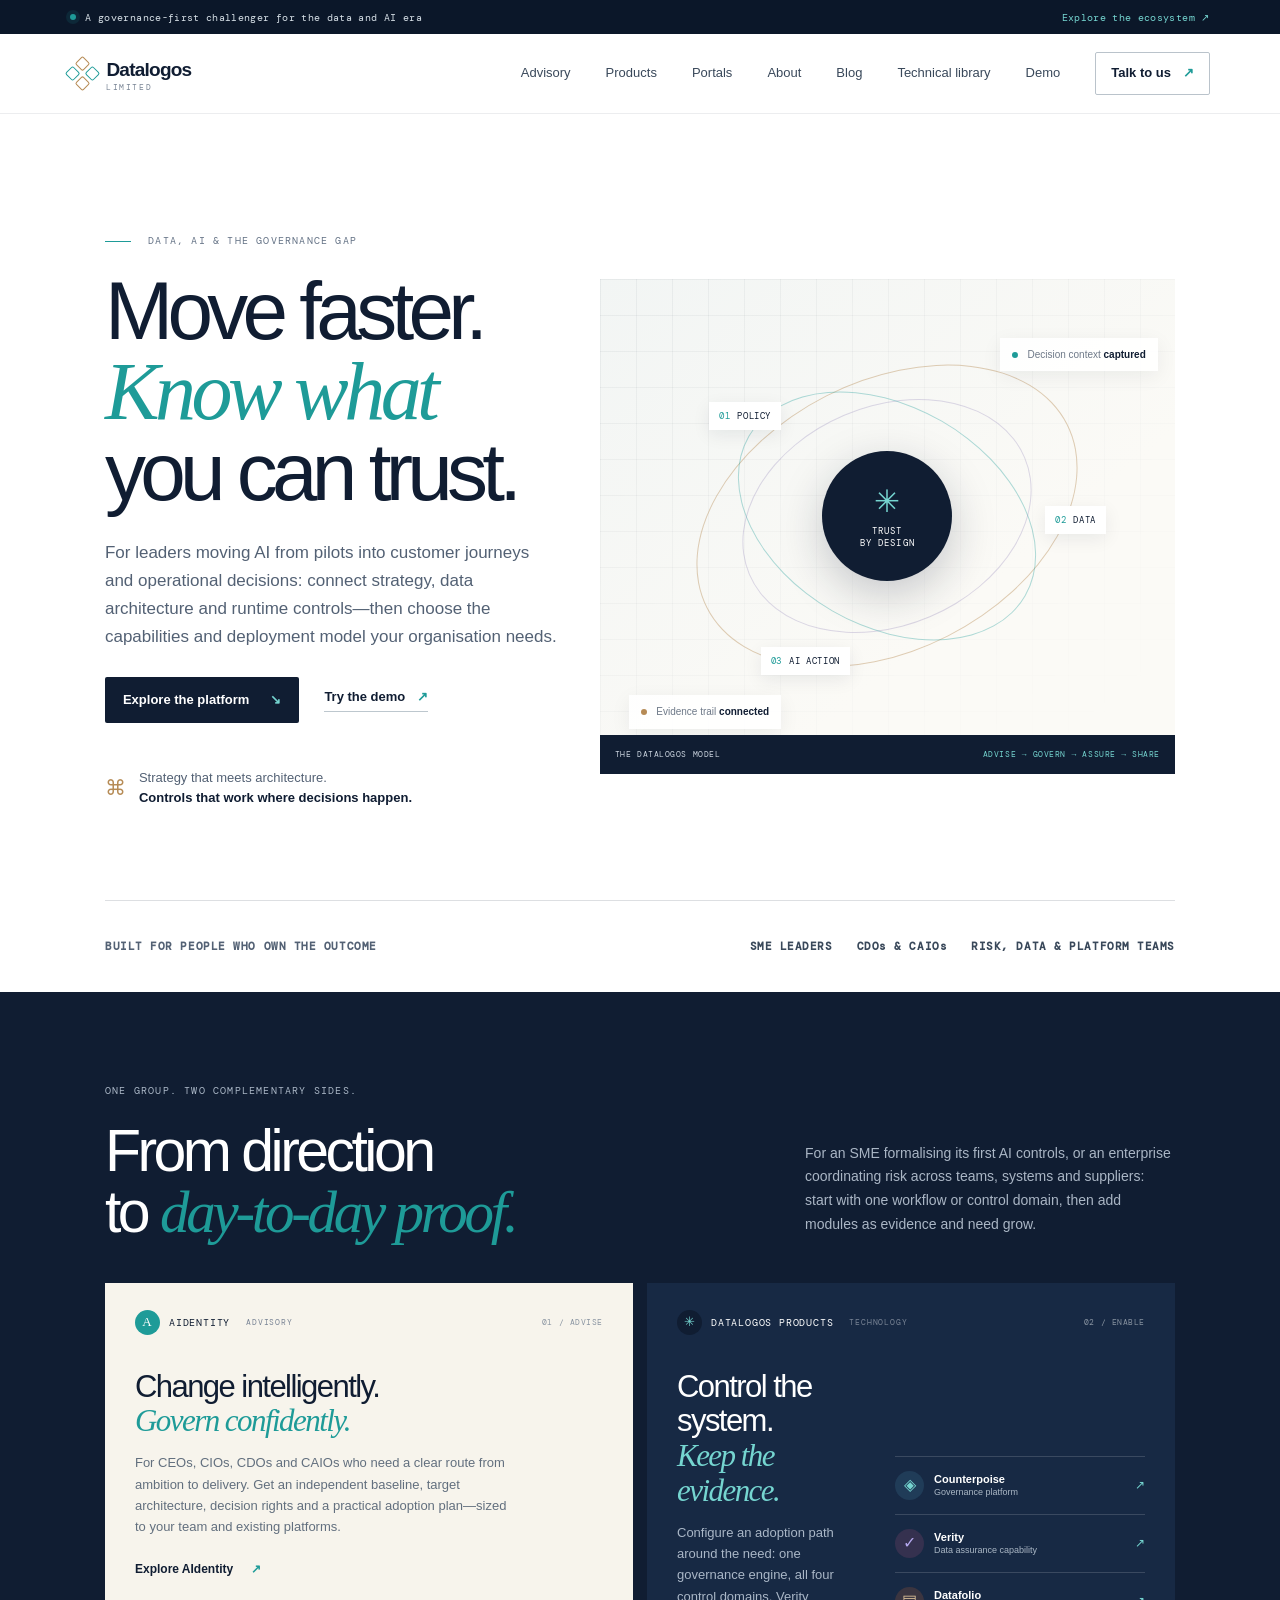
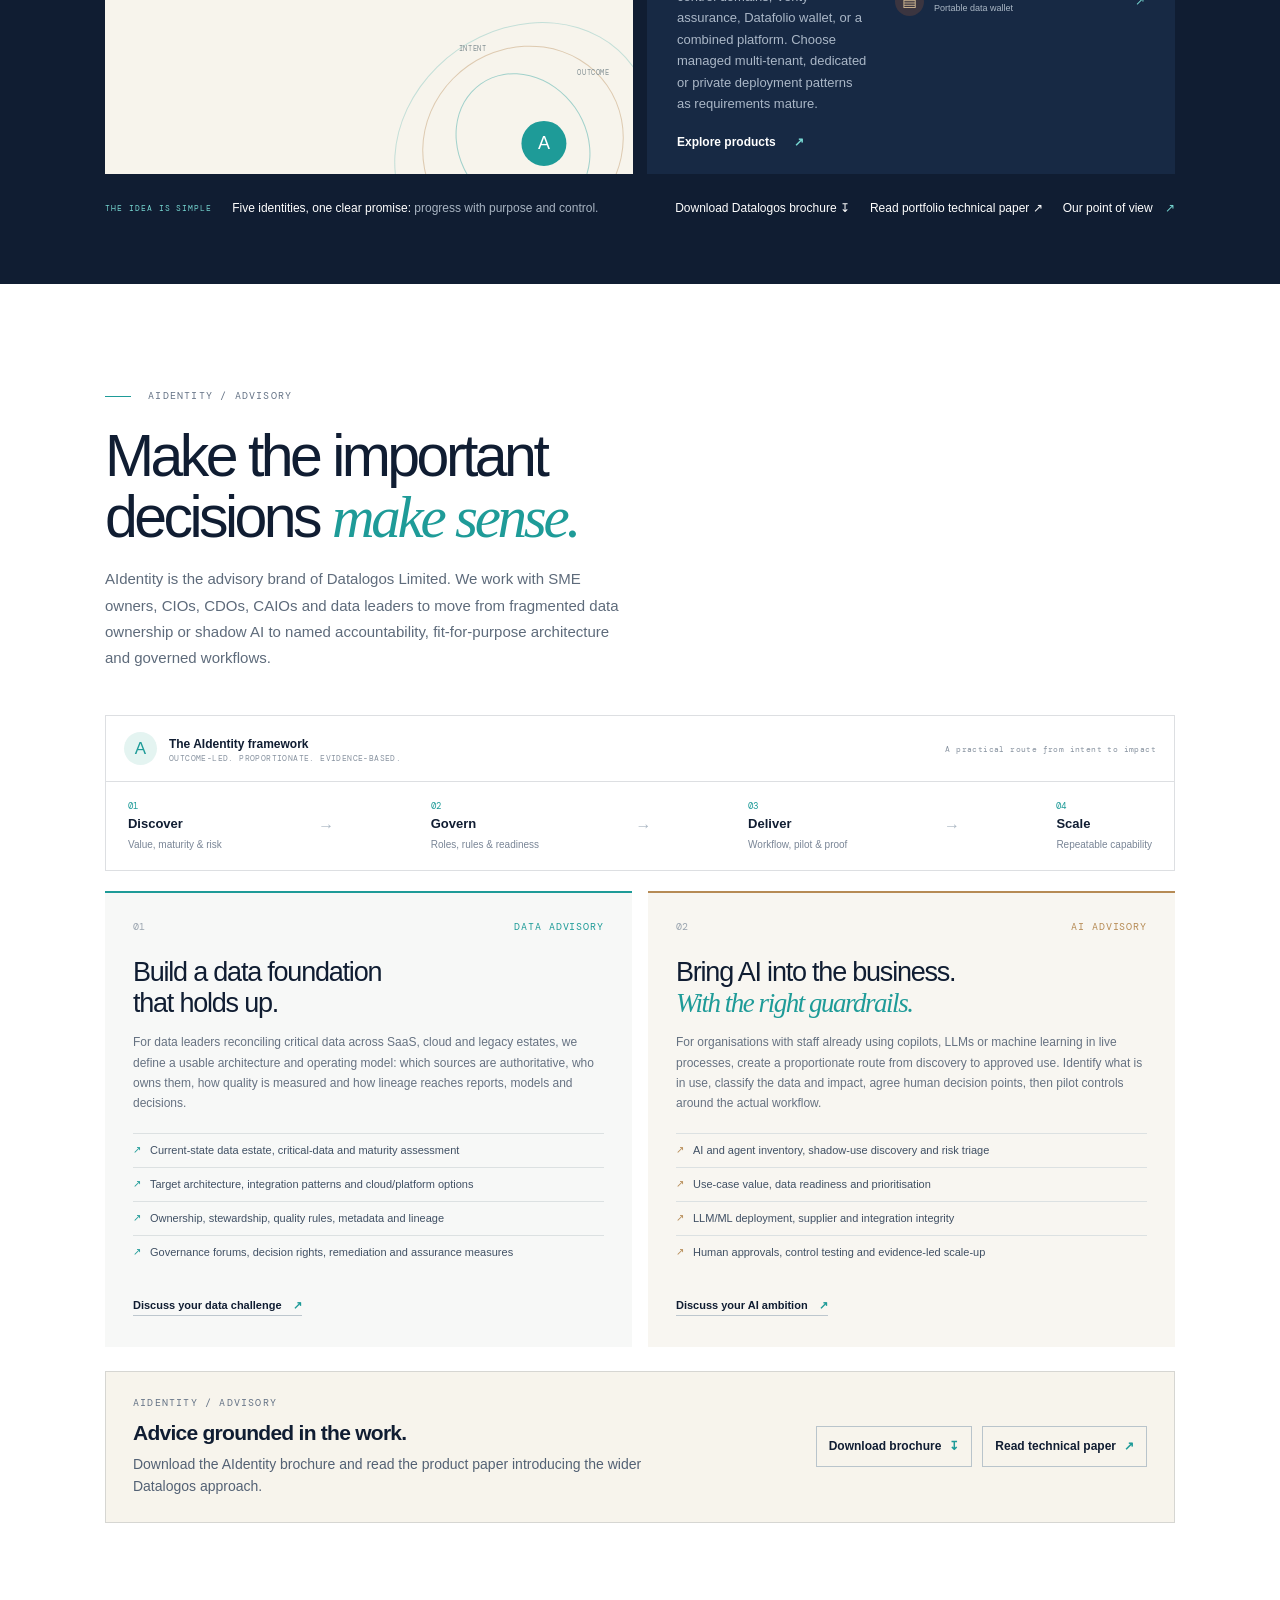
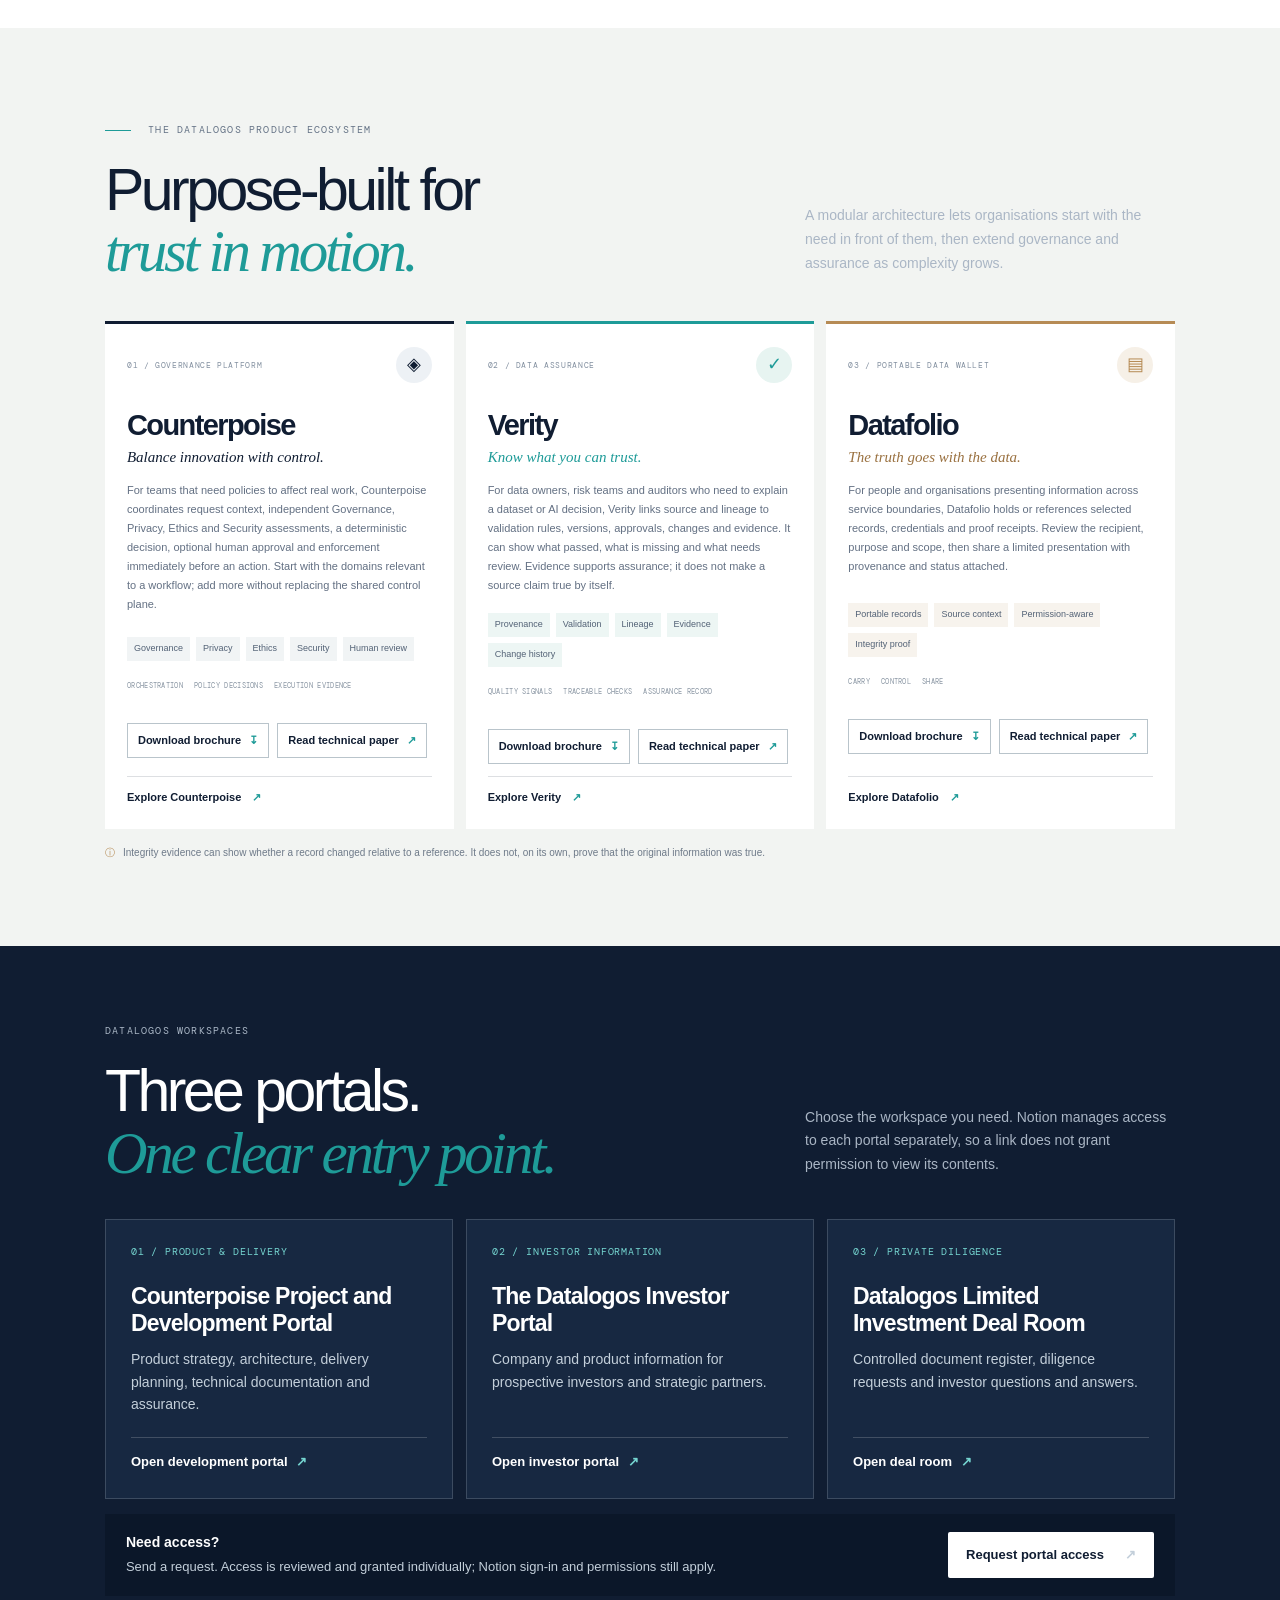
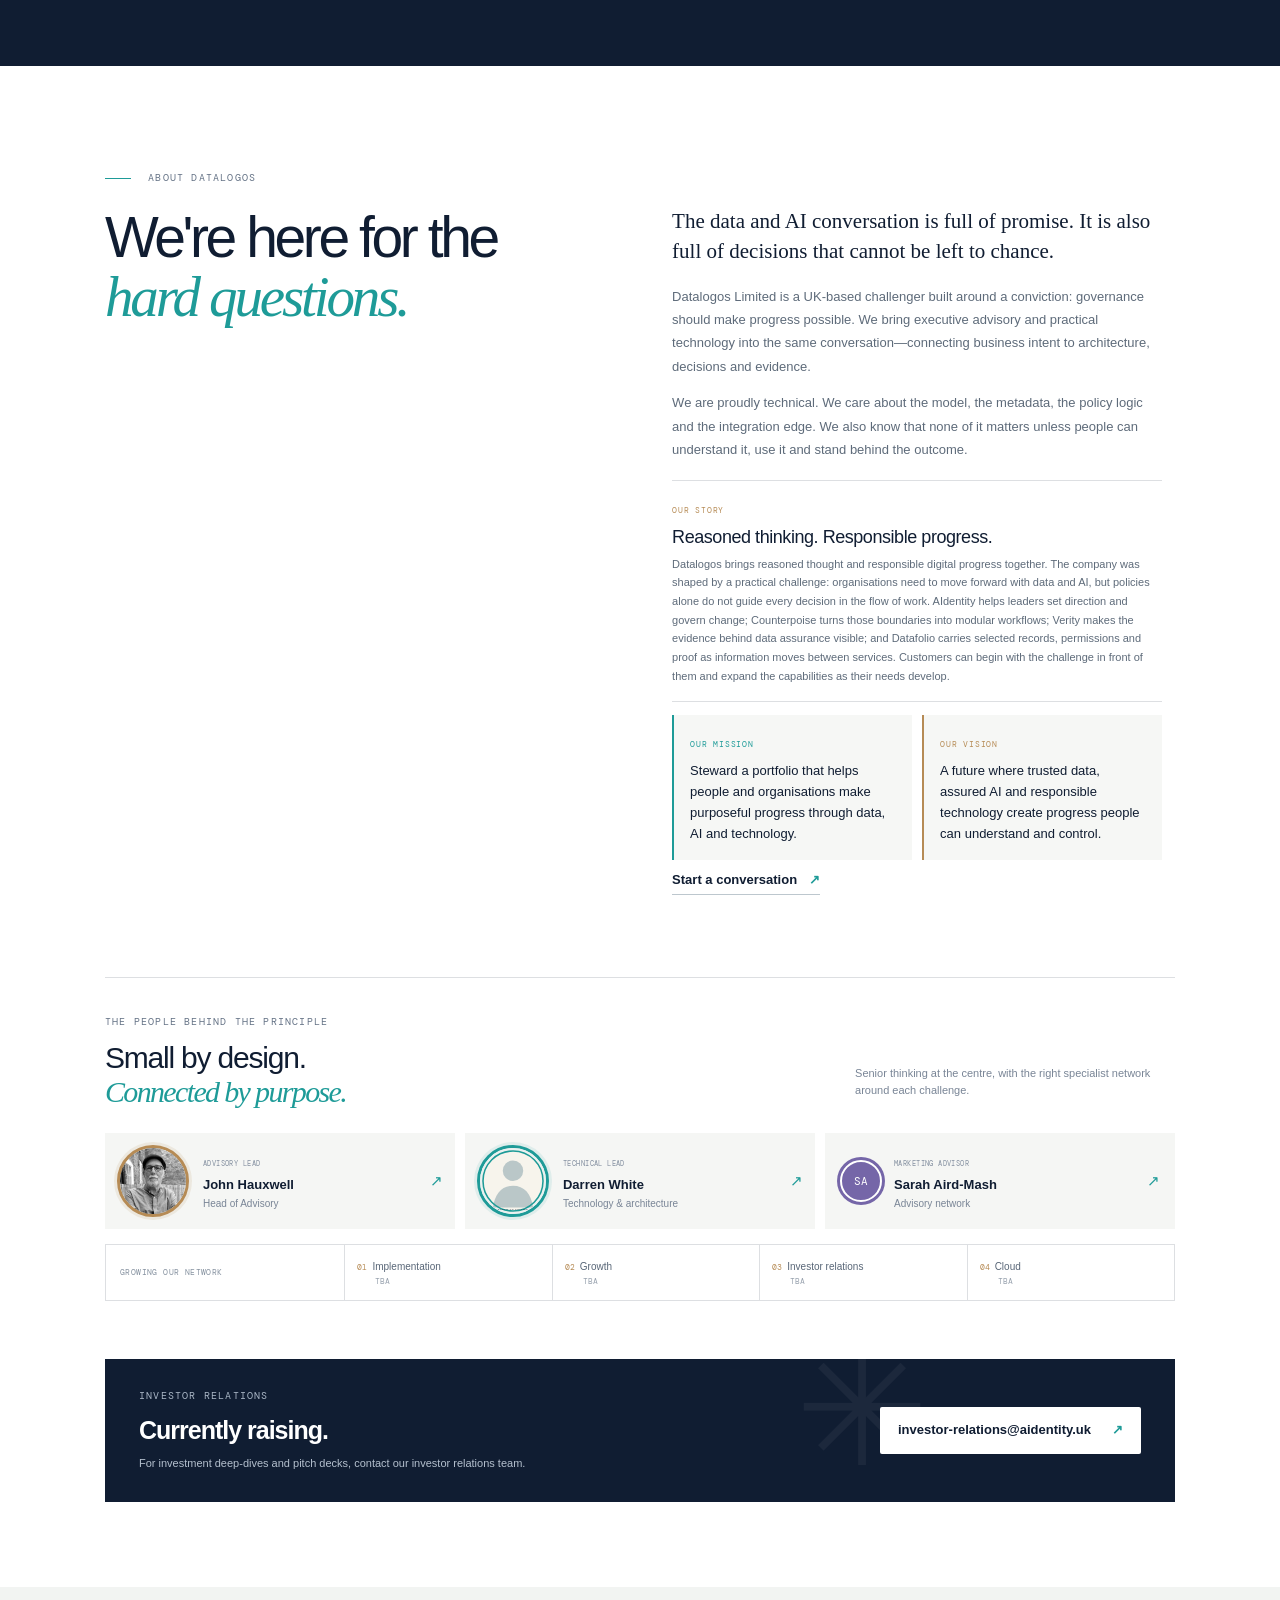
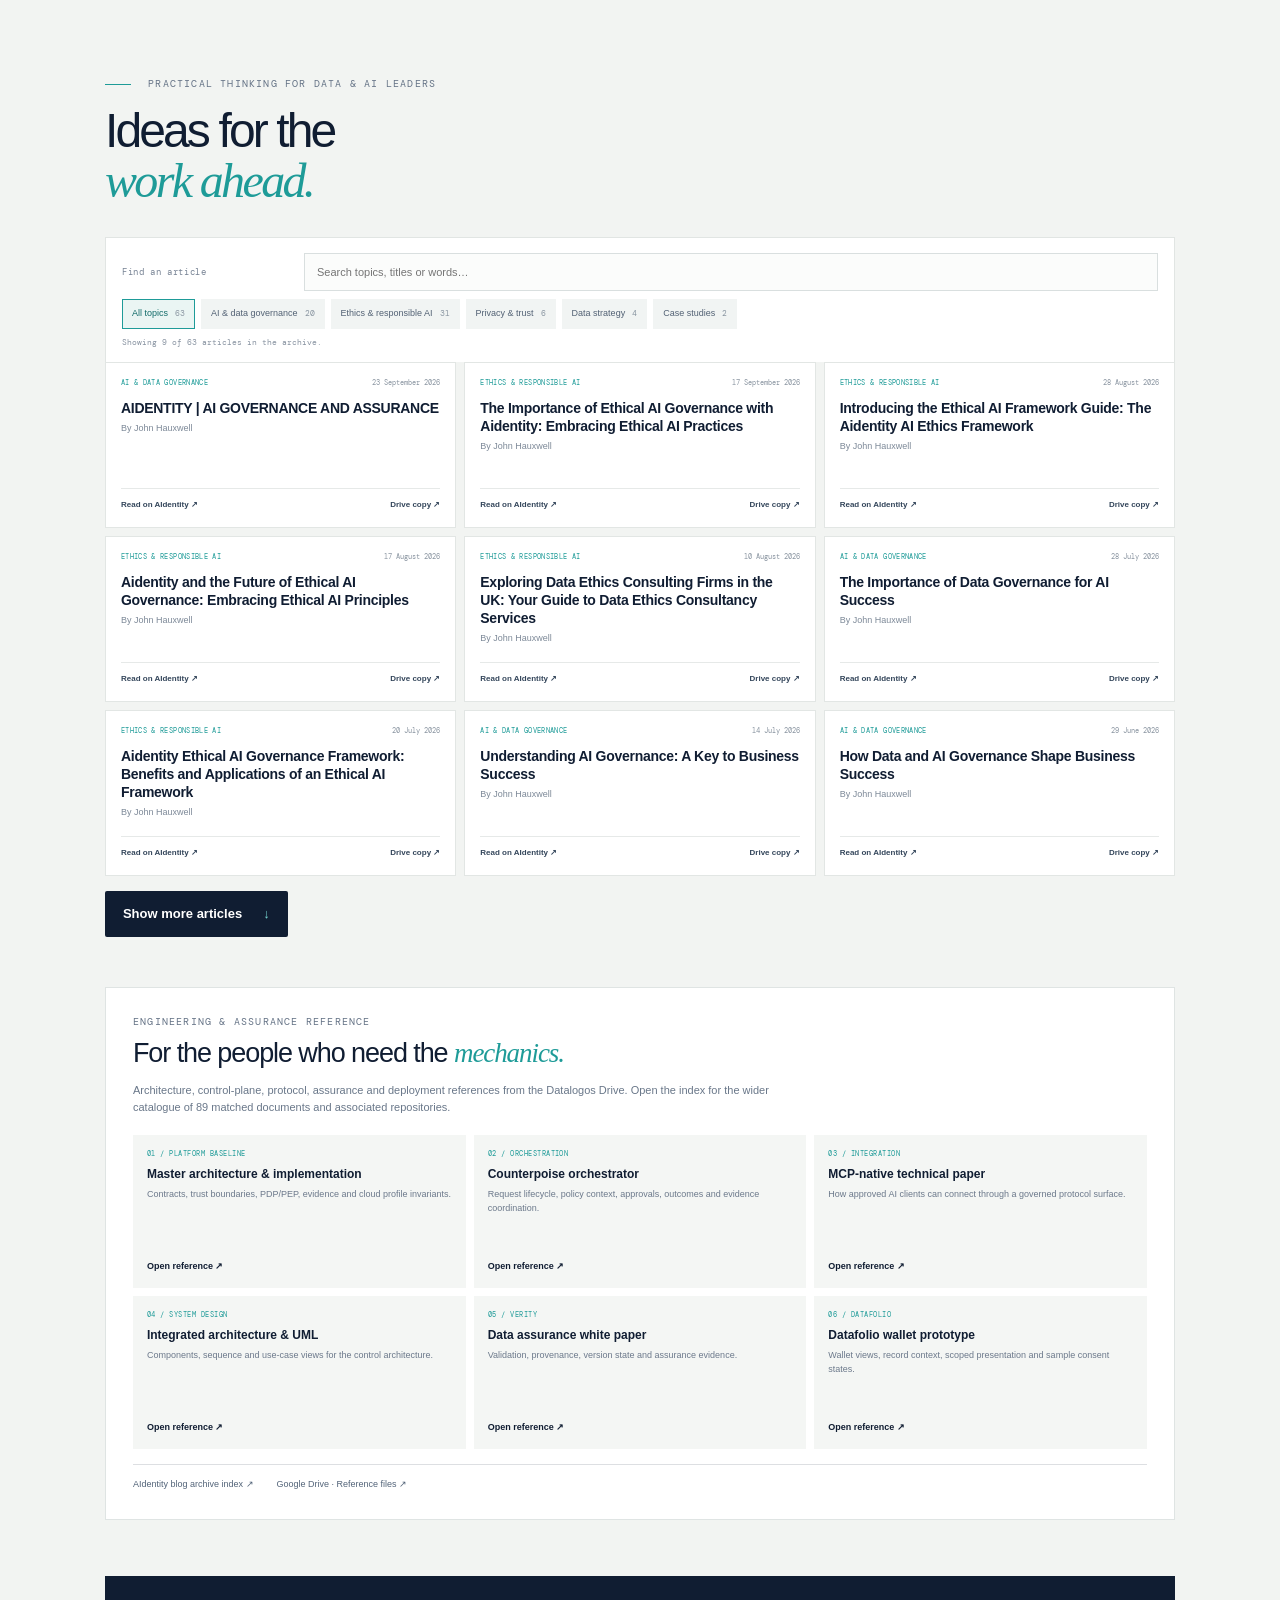
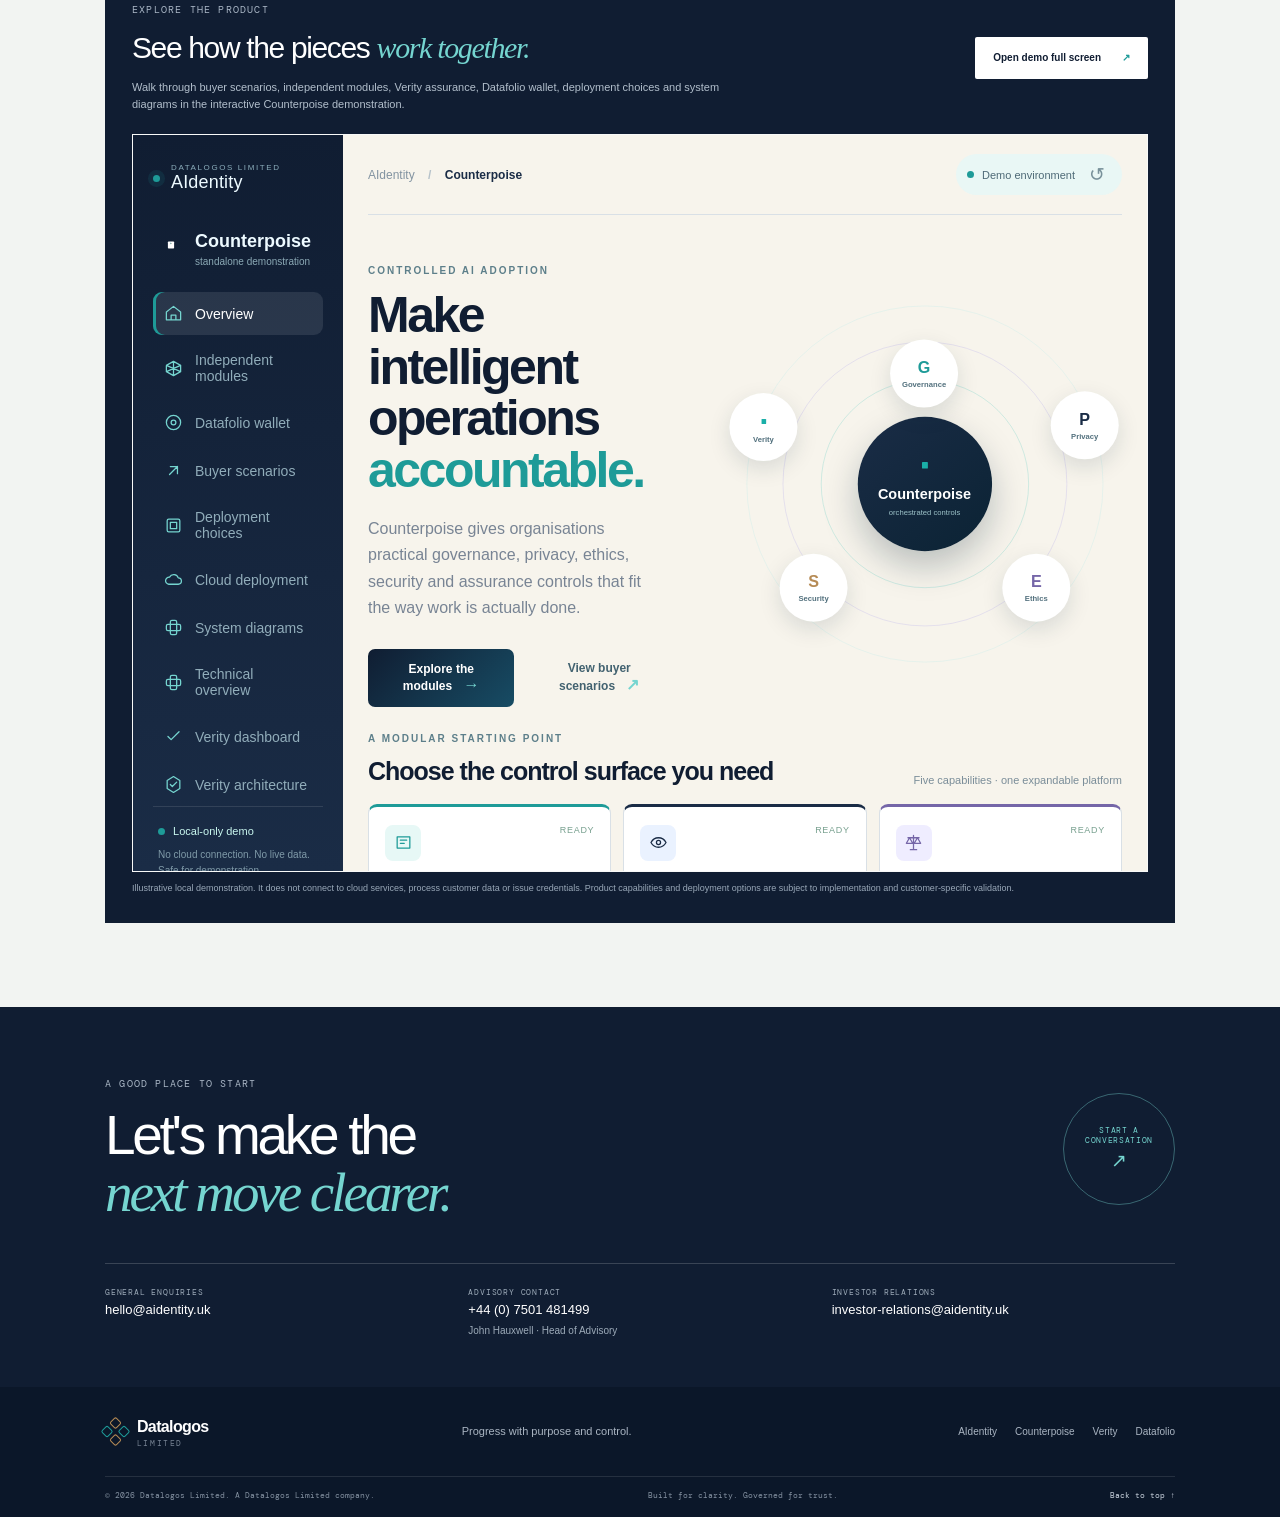
<file: history/index.html>
<!doctype html>
<html lang="en-GB">
<head>
  <meta charset="utf-8"><meta name="viewport" content="width=device-width, initial-scale=1">
  <meta name="description" content="Datalogos Limited brings together AIdentity advisory and the Counterpoise, Verity and Datafolio product ecosystem to help organisations govern data and AI with purpose and control.">
  <meta name="theme-color" content="#101d32">
  <title>Datalogos | Progress with purpose and control</title>
  <link rel="preconnect" href="https://fonts.googleapis.com"><link rel="preconnect" href="https://fonts.gstatic.com" crossorigin>
  <link href="https://fonts.googleapis.com/css2?family=Aptos:wght@400;500;600;700&family=DM+Mono:wght@400;500&display=swap" rel="stylesheet">
  <link rel="stylesheet" href="styles.css?v=20260927-hero-fix">
</head>
<body>
  <a class="skip-link" href="#main">Skip to content</a>
  <div class="announcement"><span class="pulse"></span> A governance-first challenger for the data and AI era <a href="#ecosystem">Explore the ecosystem <span aria-hidden="true">↗</span></a></div>
  <header class="site-header">
    <a class="brand" href="#home" aria-label="Datalogos home"><span class="brand-mark" aria-hidden="true"><i></i><i></i><i></i><i></i></span><span>Datalogos<span class="brand-ltd">LIMITED</span></span></a>
    <button class="menu-toggle" aria-expanded="false" aria-controls="primary-nav" aria-label="Open navigation"><span></span><span></span></button>
    <nav id="primary-nav" aria-label="Main navigation"><a href="#advisory">Advisory</a><a href="#products">Products</a><a href="#portals">Portals</a><a href="#about">About</a><a href="#blog">Blog</a><a href="#technical-library">Technical library</a><a href="#demo">Demo</a><a class="nav-cta" href="#contact">Talk to us <span>↗</span></a></nav>
  </header>
  <main id="main">
    <section class="hero section-wrap" id="home">
      <div class="hero-copy"><p class="eyebrow"><span class="eyebrow-line"></span> DATA, AI &amp; THE GOVERNANCE GAP</p>
        <h1>Move faster.<br><em>Know what</em><br>you can trust.</h1>
        <p class="hero-lede">For leaders moving AI from pilots into customer journeys and operational decisions: connect strategy, data architecture and runtime controls—then choose the capabilities and deployment model your organisation needs.</p>
        <div class="hero-actions"><a class="button button-primary" href="#ecosystem">Explore the platform <span>↘</span></a><a class="text-link" href="#demo">Try the demo <span>↗</span></a></div>
        <div class="hero-proof"><span class="proof-icon">⌘</span><span>Strategy that meets architecture.<br><b>Controls that work where decisions happen.</b></span></div>
      </div>
      <div class="hero-art" aria-label="Illustration of governed data moving through connected control layers">
        <div class="art-grid"></div><div class="orbit orbit-outer"></div><div class="orbit orbit-mid"></div><div class="orbit orbit-inner"></div>
        <div class="orbit-node node-a"><span>01</span>POLICY</div><div class="orbit-node node-b"><span>02</span>DATA</div><div class="orbit-node node-c"><span>03</span>AI ACTION</div>
        <div class="core-mark"><span class="core-symbol">✳</span><span>TRUST<br>BY DESIGN</span></div>
        <div class="art-note note-top"><span class="note-dot teal"></span> Decision context <b>captured</b></div><div class="art-note note-bottom"><span class="note-dot bronze"></span> Evidence trail <b>connected</b></div>
        <div class="art-caption"><span>THE DATALOGOS MODEL</span><span>ADVISE → GOVERN → ASSURE → SHARE</span></div>
      </div>
    </section>
    <div class="audience-strip" aria-label="Who we work with"><span>BUILT FOR PEOPLE WHO OWN THE OUTCOME</span><div><span>SME LEADERS</span><span>CDOs &amp; CAIOs</span><span>RISK, DATA &amp; PLATFORM TEAMS</span></div></div>

    <section class="ecosystem section-dark" id="ecosystem">
      <div class="section-wrap"><div class="section-heading split-heading"><div><p class="eyebrow eyebrow-light">ONE GROUP. TWO COMPLEMENTARY SIDES.</p><h2>From direction<br>to <em>day-to-day proof.</em></h2></div><p class="heading-aside">For an SME formalising its first AI controls, or an enterprise coordinating risk across teams, systems and suppliers: start with one workflow or control domain, then add modules as evidence and need grow.</p></div>
        <div class="ecosystem-grid">
          <article class="ecosystem-card advisory-card"><div class="card-top"><span class="brand-kicker"><span class="mini-mark a-mark">A</span> AIDENTITY <small>ADVISORY</small></span><span class="card-index">01 / ADVISE</span></div><h3>Change intelligently.<br><em>Govern confidently.</em></h3><p>For CEOs, CIOs, CDOs and CAIOs who need a clear route from ambition to delivery. Get an independent baseline, target architecture, decision rights and a practical adoption plan—sized to your team and existing platforms.</p><a href="#advisory" class="card-link">Explore AIdentity <span>↗</span></a><div class="card-graphic advisory-graphic"><div class="graphic-ring"></div><div class="graphic-ring ring-2"></div><div class="graphic-node">A</div><span>INTENT</span><span>CAPABILITY</span><span>OUTCOME</span></div></article>
          <article class="ecosystem-card products-card"><div class="card-top"><span class="brand-kicker"><span class="mini-mark product-mark">✳</span> DATALOGOS PRODUCTS <small>TECHNOLOGY</small></span><span class="card-index">02 / ENABLE</span></div><h3>Control the system.<br><em>Keep the evidence.</em></h3><p>Configure an adoption path around the need: one governance engine, all four control domains, Verity assurance, Datafolio wallet, or a combined platform. Choose managed multi-tenant, dedicated or private deployment patterns as requirements mature.</p><a href="#products" class="card-link">Explore products <span>↗</span></a>
            <div class="product-stack"><div class="stack-row"><span class="stack-symbol cp">◈</span><div><b>Counterpoise</b><small>Governance platform</small></div><span class="stack-arrow">↗</span></div><div class="stack-row"><span class="stack-symbol verity">✓</span><div><b>Verity</b><small>Data assurance capability</small></div><span class="stack-arrow">↗</span></div><div class="stack-row"><span class="stack-symbol folio">▤</span><div><b>Datafolio</b><small>Portable data wallet</small></div><span class="stack-arrow">↗</span></div></div>
          </article>
        </div>
        <div class="ecosystem-foot"><span>THE IDEA IS SIMPLE</span><p><b>Five identities, one clear promise:</b> progress with purpose and control.</p><a href="assets/downloads/FINAL-DATALOGOS-Folded-A4-Portrait-Brochure.pdf" download>Download Datalogos brochure ↧</a><a href="assets/downloads/FINAL-AIdentity-Counterpoise-Verity-Product-White-Paper.pdf" target="_blank" rel="noopener">Read portfolio technical paper ↗</a><a href="#about">Our point of view <span>↗</span></a></div>
      </div>
    </section>

    <section class="advisory section-wrap" id="advisory"><div class="section-heading"><p class="eyebrow"><span class="eyebrow-line"></span> AIDENTITY / ADVISORY</p><h2>Make the important<br>decisions <em>make sense.</em></h2><p class="section-intro">AIdentity is the advisory brand of Datalogos Limited. We work with SME owners, CIOs, CDOs, CAIOs and data leaders to move from fragmented data ownership or shadow AI to named accountability, fit-for-purpose architecture and governed workflows.</p></div>
      <div class="framework"><div class="framework-label"><span class="framework-icon">A</span><div><b>The AIdentity framework</b><small>OUTCOME-LED. PROPORTIONATE. EVIDENCE-BASED.</small></div><span class="framework-note">A practical route from intent to impact</span></div><div class="framework-steps"><div><span>01</span><b>Discover</b><small>Value, maturity &amp; risk</small></div><i>→</i><div><span>02</span><b>Govern</b><small>Roles, rules &amp; readiness</small></div><i>→</i><div><span>03</span><b>Deliver</b><small>Workflow, pilot &amp; proof</small></div><i>→</i><div><span>04</span><b>Scale</b><small>Repeatable capability</small></div></div></div>
      <div class="service-grid"><article class="service-card"><div class="service-number">01 <span>DATA ADVISORY</span></div><h3>Build a data foundation<br>that holds up.</h3><p>For data leaders reconciling critical data across SaaS, cloud and legacy estates, we define a usable architecture and operating model: which sources are authoritative, who owns them, how quality is measured and how lineage reaches reports, models and decisions.</p><ul><li>Current-state data estate, critical-data and maturity assessment</li><li>Target architecture, integration patterns and cloud/platform options</li><li>Ownership, stewardship, quality rules, metadata and lineage</li><li>Governance forums, decision rights, remediation and assurance measures</li></ul><a class="text-link" href="#contact">Discuss your data challenge <span>↗</span></a></article>
        <article class="service-card ai-service"><div class="service-number">02 <span>AI ADVISORY</span></div><h3>Bring AI into the business.<br><em>With the right guardrails.</em></h3><p>For organisations with staff already using copilots, LLMs or machine learning in live processes, create a proportionate route from discovery to approved use. Identify what is in use, classify the data and impact, agree human decision points, then pilot controls around the actual workflow.</p><ul><li>AI and agent inventory, shadow-use discovery and risk triage</li><li>Use-case value, data readiness and prioritisation</li><li>LLM/ML deployment, supplier and integration integrity</li><li>Human approvals, control testing and evidence-led scale-up</li></ul><a class="text-link" href="#contact">Discuss your AI ambition <span>↗</span></a></article></div>
      <div class="resource-band"><div><p class="eyebrow">AIDENTITY / ADVISORY</p><h3>Advice grounded in the work.</h3><p>Download the AIdentity brochure and read the product paper introducing the wider Datalogos approach.</p></div><div class="resource-actions"><a href="assets/downloads/FINAL-AIDENTITY-Folded-A4-Portrait-Brochure.pdf" download>Download brochure <span>↧</span></a><a href="assets/downloads/FINAL-AIdentity-Counterpoise-Verity-Product-White-Paper.pdf" target="_blank" rel="noopener">Read technical paper <span>↗</span></a></div></div>
    </section>

    <section class="products section-soft" id="products"><div class="section-wrap"><div class="section-heading split-heading"><div><p class="eyebrow"><span class="eyebrow-line"></span> THE DATALOGOS PRODUCT ECOSYSTEM</p><h2>Purpose-built for<br><em>trust in motion.</em></h2></div><p class="heading-aside">A modular architecture lets organisations start with the need in front of them, then extend governance and assurance as complexity grows.</p></div>
      <div class="product-detail-grid">
        <article class="product-detail counterpoise-detail"><div class="detail-head"><span class="product-tag">01 / GOVERNANCE PLATFORM</span><span class="detail-icon cp">◈</span></div><h3>Counterpoise</h3><p class="product-strap">Balance innovation with control.</p><p>For teams that need policies to affect real work, Counterpoise coordinates request context, independent Governance, Privacy, Ethics and Security assessments, a deterministic decision, optional human approval and enforcement immediately before an action. Start with the domains relevant to a workflow; add more without replacing the shared control plane.</p><div class="feature-list"><span>Governance</span><span>Privacy</span><span>Ethics</span><span>Security</span><span>Human review</span></div><div class="detail-meta"><span>ORCHESTRATION</span><span>POLICY DECISIONS</span><span>EXECUTION EVIDENCE</span></div><div class="product-resources"><a href="assets/downloads/FINAL-COUNTERPOISE-Folded-A4-Portrait-Brochure.pdf" download>Download brochure <span>↧</span></a><a href="assets/downloads/FINAL-Counterpoise-Verity-Technical-White-Paper.pdf" target="_blank" rel="noopener">Read technical paper <span>↗</span></a></div><a href="#contact" class="detail-link">Explore Counterpoise <span>↗</span></a></article>
        <article class="product-detail verity-detail"><div class="detail-head"><span class="product-tag">02 / DATA ASSURANCE</span><span class="detail-icon verity">✓</span></div><h3>Verity</h3><p class="product-strap">Know what you can trust.</p><p>For data owners, risk teams and auditors who need to explain a dataset or AI decision, Verity links source and lineage to validation rules, versions, approvals, changes and evidence. It can show what passed, what is missing and what needs review. Evidence supports assurance; it does not make a source claim true by itself.</p><div class="feature-list"><span>Provenance</span><span>Validation</span><span>Lineage</span><span>Evidence</span><span>Change history</span></div><div class="detail-meta"><span>QUALITY SIGNALS</span><span>TRACEABLE CHECKS</span><span>ASSURANCE RECORD</span></div><div class="product-resources"><a href="assets/downloads/FINAL-VERITY-Folded-A4-Portrait-Brochure.pdf" download>Download brochure <span>↧</span></a><a href="assets/downloads/FINAL-Counterpoise-Verity-Technical-White-Paper.pdf" target="_blank" rel="noopener">Read technical paper <span>↗</span></a></div><a href="#contact" class="detail-link">Explore Verity <span>↗</span></a></article>
        <article class="product-detail datafolio-detail"><div class="detail-head"><span class="product-tag">03 / PORTABLE DATA WALLET</span><span class="detail-icon folio">▤</span></div><h3>Datafolio</h3><p class="product-strap">The truth goes with the data.</p><p>For people and organisations presenting information across service boundaries, Datafolio holds or references selected records, credentials and proof receipts. Review the recipient, purpose and scope, then share a limited presentation with provenance and status attached.</p><div class="feature-list"><span>Portable records</span><span>Source context</span><span>Permission-aware</span><span>Integrity proof</span></div><div class="detail-meta"><span>CARRY</span><span>CONTROL</span><span>SHARE</span></div><div class="product-resources"><a href="assets/downloads/FINAL-DATAFOLIO-Folded-A4-Portrait-Brochure.pdf" download>Download brochure <span>↧</span></a><a href="assets/downloads/FINAL-Counterpoise-Verity-Technical-White-Paper.pdf" target="_blank" rel="noopener">Read technical paper <span>↗</span></a></div><a href="#contact" class="detail-link">Explore Datafolio <span>↗</span></a></article>
      </div><p class="claims-note"><span>ⓘ</span> Integrity evidence can show whether a record changed relative to a reference. It does not, on its own, prove that the original information was true.</p>
    </div></section>

    
    <section class="portals section-dark" id="portals"><div class="section-wrap"><div class="section-heading split-heading"><div><p class="eyebrow eyebrow-light">DATALOGOS WORKSPACES</p><h2>Three portals.<br><em>One clear entry point.</em></h2></div><p class="heading-aside">Choose the workspace you need. Notion manages access to each portal separately, so a link does not grant permission to view its contents.</p></div><div class="portal-grid">
      <article class="portal-card"><span class="portal-index">01 / PRODUCT &amp; DELIVERY</span><h3>Counterpoise Project and Development Portal</h3><p>Product strategy, architecture, delivery planning, technical documentation and assurance.</p><a href="https://app.notion.com/p/3dcc15d32a628104bba6cc766eecdd27?pvs=204" target="_blank" rel="noopener">Open development portal <span>↗</span></a></article>
      <article class="portal-card"><span class="portal-index">02 / INVESTOR INFORMATION</span><h3>The Datalogos Investor Portal</h3><p>Company and product information for prospective investors and strategic partners.</p><a href="https://app.notion.com/p/3ddc15d32a62811789ccc94cd0a4bb73?pvs=204" target="_blank" rel="noopener">Open investor portal <span>↗</span></a></article>
      <article class="portal-card"><span class="portal-index">03 / PRIVATE DILIGENCE</span><h3>Datalogos Limited Investment Deal Room</h3><p>Controlled document register, diligence requests and investor questions and answers.</p><a href="https://app.notion.com/p/3ddc15d32a6281e2804ad72f24dfa0a0?pvs=204" target="_blank" rel="noopener">Open deal room <span>↗</span></a></article>
    </div><div class="portal-access"><div><b>Need access?</b><span>Send a request. Access is reviewed and granted individually; Notion sign-in and permissions still apply.</span></div><a class="button button-light" href="mailto:hello@aidentity.uk?subject=Request%20for%20Datalogos%20portal%20access&amp;body=Please%20include%20your%20name%2C%20organisation%2C%20email%20address%2C%20and%20which%20portal%20you%20need.">Request portal access <span>↗</span></a></div></div></section>
    <section class="about section-wrap" id="about"><div class="about-intro"><div><p class="eyebrow"><span class="eyebrow-line"></span> ABOUT DATALOGOS</p><h2>We're here for the<br><em>hard questions.</em></h2></div><div class="about-copy"><p class="large-copy">The data and AI conversation is full of promise. It is also full of decisions that cannot be left to chance.</p><p>Datalogos Limited is a UK-based challenger built around a conviction: governance should make progress possible. We bring executive advisory and practical technology into the same conversation—connecting business intent to architecture, decisions and evidence.</p><p>We are proudly technical. We care about the model, the metadata, the policy logic and the integration edge. We also know that none of it matters unless people can understand it, use it and stand behind the outcome.</p><div class="our-story"><span>OUR STORY</span><h3>Reasoned thinking. Responsible progress.</h3><p>Datalogos brings reasoned thought and responsible digital progress together. The company was shaped by a practical challenge: organisations need to move forward with data and AI, but policies alone do not guide every decision in the flow of work. AIdentity helps leaders set direction and govern change; Counterpoise turns those boundaries into modular workflows; Verity makes the evidence behind data assurance visible; and Datafolio carries selected records, permissions and proof as information moves between services. Customers can begin with the challenge in front of them and expand the capabilities as their needs develop.</p></div><div class="mission-vision"><article><span>OUR MISSION</span><p>Steward a portfolio that helps people and organisations make purposeful progress through data, AI and technology.</p></article><article><span>OUR VISION</span><p>A future where trusted data, assured AI and responsible technology create progress people can understand and control.</p></article></div><a href="#contact" class="text-link">Start a conversation <span>↗</span></a></div></div>
      <div class="team-section"><div class="team-title"><div><p class="eyebrow">THE PEOPLE BEHIND THE PRINCIPLE</p><h3>Small by design.<br><em>Connected by purpose.</em></h3></div><p>Senior thinking at the centre, with the right specialist network around each challenge.</p></div>
        <div class="team-grid"><article class="person-card leadership-card"><div class="person-photo photo-john"><img src="assets/john-hauxwell-portrait.png" alt="John Hauxwell, shown head and shoulders" loading="lazy"></div><div class="person-meta"><span>ADVISORY LEAD</span><h4>John Hauxwell</h4><p>Head of Advisory</p></div><span class="person-arrow">↗</span></article><article class="person-card leadership-card"><div class="person-photo photo-darren"><img src="assets/darren-placeholder.svg" alt="Portrait placeholder for Darren White" loading="lazy"></div><div class="person-meta"><span>TECHNICAL LEAD</span><h4>Darren White</h4><p>Technology &amp; architecture</p></div><span class="person-arrow">↗</span></article><article class="person-card"><div class="person-avatar avatar-sa">SA</div><div class="person-meta"><span>MARKETING ADVISOR</span><h4>Sarah Aird-Mash</h4><p>Advisory network</p></div><a class="person-arrow" href="https://www.linkedin.com/in/sarahairdmash/" target="_blank" rel="noopener" aria-label="Sarah Aird-Mash on LinkedIn">↗</a></article></div>
        <div class="network-grid"><span class="network-label">GROWING OUR NETWORK</span><div class="network-role"><span>01</span>Implementation <b>TBA</b></div><div class="network-role"><span>02</span>Growth <b>TBA</b></div><div class="network-role"><span>03</span>Investor relations <b>TBA</b></div><div class="network-role"><span>04</span>Cloud <b>TBA</b></div></div>
      </div>
      <aside class="investor-panel"><div><p class="eyebrow eyebrow-light">INVESTOR RELATIONS</p><h3>Currently raising.</h3><p>For investment deep-dives and pitch decks, contact our investor relations team.</p></div><a href="mailto:investor-relations@aidentity.uk" class="button button-light">investor-relations@aidentity.uk <span>↗</span></a><span class="investor-orbit" aria-hidden="true">✳</span></aside>
    </section>

    <section class="insights section-soft" id="insights"><div class="section-wrap"><div class="insights-head" id="blog"><div><p class="eyebrow"><span class="eyebrow-line"></span> PRACTICAL THINKING FOR DATA &amp; AI LEADERS</p><h2>Ideas for the<br><em>work ahead.</em></h2></div></div>
      <div class="blog-archive-controls"><label class="blog-search-label" for="blog-search">Find an article</label><input id="blog-search" type="search" placeholder="Search topics, titles or words…" autocomplete="off"><div class="blog-filters" id="blog-filters" aria-label="Filter blog posts by topic"></div><p class="blog-count" id="blog-count" role="status" aria-live="polite">Loading blog archive…</p></div><div class="insight-grid blog-archive-grid" id="blog-grid" aria-live="polite"></div><button class="button button-primary blog-more" id="blog-more" type="button" hidden>Show more articles <span>↓</span></button>
      <div class="technical-library" id="technical-library"><div class="library-heading"><div><p class="eyebrow">ENGINEERING &amp; ASSURANCE REFERENCE</p><h3>For the people who need the <em>mechanics.</em></h3></div></div><p class="library-intro">Architecture, control-plane, protocol, assurance and deployment references from the Datalogos Drive. Open the index for the wider catalogue of 89 matched documents and associated repositories.</p><div class="reference-grid">
        <a class="reference-card" href="https://docs.google.com/document/d/1_yVci8WwSzsxaSZva_ZJvERT-wgVVPYL/edit?usp=drivesdk" target="_blank" rel="noopener"><span>01 / PLATFORM BASELINE</span><b>Master architecture &amp; implementation</b><small>Contracts, trust boundaries, PDP/PEP, evidence and cloud profile invariants.</small><i>Open reference ↗</i></a>
        <a class="reference-card" href="https://docs.google.com/document/d/1J5DnEjSqPu3zeVSXE8PEZToejw5E4ZEx/edit?usp=drivesdk" target="_blank" rel="noopener"><span>02 / ORCHESTRATION</span><b>Counterpoise orchestrator</b><small>Request lifecycle, policy context, approvals, outcomes and evidence coordination.</small><i>Open reference ↗</i></a>
        <a class="reference-card" href="https://docs.google.com/document/d/1RSjcx7yPjmJGMlrq1-fdJ2XOiYdzExFZ/edit?usp=drivesdk" target="_blank" rel="noopener"><span>03 / INTEGRATION</span><b>MCP-native technical paper</b><small>How approved AI clients can connect through a governed protocol surface.</small><i>Open reference ↗</i></a>
        <a class="reference-card" href="https://docs.google.com/document/d/115R6Bo_hiGSiCZ8P8L9ffVLVgVyc1e-2/edit?usp=drivesdk" target="_blank" rel="noopener"><span>04 / SYSTEM DESIGN</span><b>Integrated architecture &amp; UML</b><small>Components, sequence and use-case views for the control architecture.</small><i>Open reference ↗</i></a>
        <a class="reference-card" href="https://docs.google.com/document/d/1uwMRU1DYzEwnE-ZN_8-IDXLkgd9aWC5X/edit?usp=drivesdk" target="_blank" rel="noopener"><span>05 / VERITY</span><b>Data assurance white paper</b><small>Validation, provenance, version state and assurance evidence.</small><i>Open reference ↗</i></a>
        <a class="reference-card" href="https://drive.google.com/file/d/1TBut11zyMCwHFHDguRxv_7LZrsRsGRGs/view?usp=drivesdk" target="_blank" rel="noopener"><span>06 / DATAFOLIO</span><b>Datafolio wallet prototype</b><small>Wallet views, record context, scoped presentation and sample consent states.</small><i>Open reference ↗</i></a>
      </div><div class="index-links"><a href="https://docs.google.com/document/d/1p-uIw8ZQVttJ6Evd7VuG0TJlMjioHAsbzqIUb3a18Lc/edit?usp=drivesdk" target="_blank" rel="noopener">AIdentity blog archive index ↗</a><a href="https://drive.google.com/drive/folders/1ZLuhsHtTcbpFYTOQDZBbS28Ehu7uKM9P" target="_blank" rel="noopener">Google Drive · Reference files ↗</a></div></div>
      <div class="demo-section" id="demo"><div class="demo-heading"><div><p class="eyebrow eyebrow-light">EXPLORE THE PRODUCT</p><h3>See how the pieces <em>work together.</em></h3><p>Walk through buyer scenarios, independent modules, Verity assurance, Datafolio wallet, deployment choices and system diagrams in the interactive Counterpoise demonstration.</p></div><a href="demo/FINAL-Counterpoise-Standalone-Demo/index.html" target="_blank" rel="noopener" class="button button-light">Open demo full screen <span>↗</span></a></div><div class="demo-frame-wrap"><iframe title="Interactive Counterpoise product demonstration" src="demo/FINAL-Counterpoise-Standalone-Demo/index.html" loading="lazy" allow="fullscreen" referrerpolicy="strict-origin-when-cross-origin"></iframe></div><p class="demo-disclaimer">Illustrative local demonstration. It does not connect to cloud services, process customer data or issue credentials. Product capabilities and deployment options are subject to implementation and customer-specific validation.</p></div>
    </div></section>
    <section class="contact section-wrap" id="contact"><div class="contact-top"><div><p class="eyebrow eyebrow-light">A GOOD PLACE TO START</p><h2>Let's make the<br><em>next move clearer.</em></h2></div><a class="contact-circle" href="mailto:hello@aidentity.uk" aria-label="Email Datalogos"><span>START A<br>CONVERSATION</span><b>↗</b></a></div><div class="contact-grid"><div><span class="contact-label">GENERAL ENQUIRIES</span><a href="mailto:hello@aidentity.uk">hello@aidentity.uk</a></div><div><span class="contact-label">ADVISORY CONTACT</span><a href="tel:+447501481499">+44 (0) 7501 481499</a><small>John Hauxwell · Head of Advisory</small></div><div><span class="contact-label">INVESTOR RELATIONS</span><a href="mailto:investor-relations@aidentity.uk">investor-relations@aidentity.uk</a></div></div></section>
  </main>
  <footer class="site-footer"><div class="footer-main"><a class="brand footer-brand" href="#home"><span class="brand-mark" aria-hidden="true"><i></i><i></i><i></i><i></i></span><span>Datalogos<span class="brand-ltd">LIMITED</span></span></a><p>Progress with purpose and control.</p><div class="footer-links"><a href="#advisory">AIdentity</a><a href="#products">Counterpoise</a><a href="#products">Verity</a><a href="#products">Datafolio</a></div></div><div class="footer-bottom"><span>© <span id="year"></span> Datalogos Limited. A Datalogos Limited company.</span><span>Built for clarity. Governed for trust.</span><a href="#home">Back to top ↑</a></div></footer>
  <script src="app.js" defer></script>
</body></html>
</file>
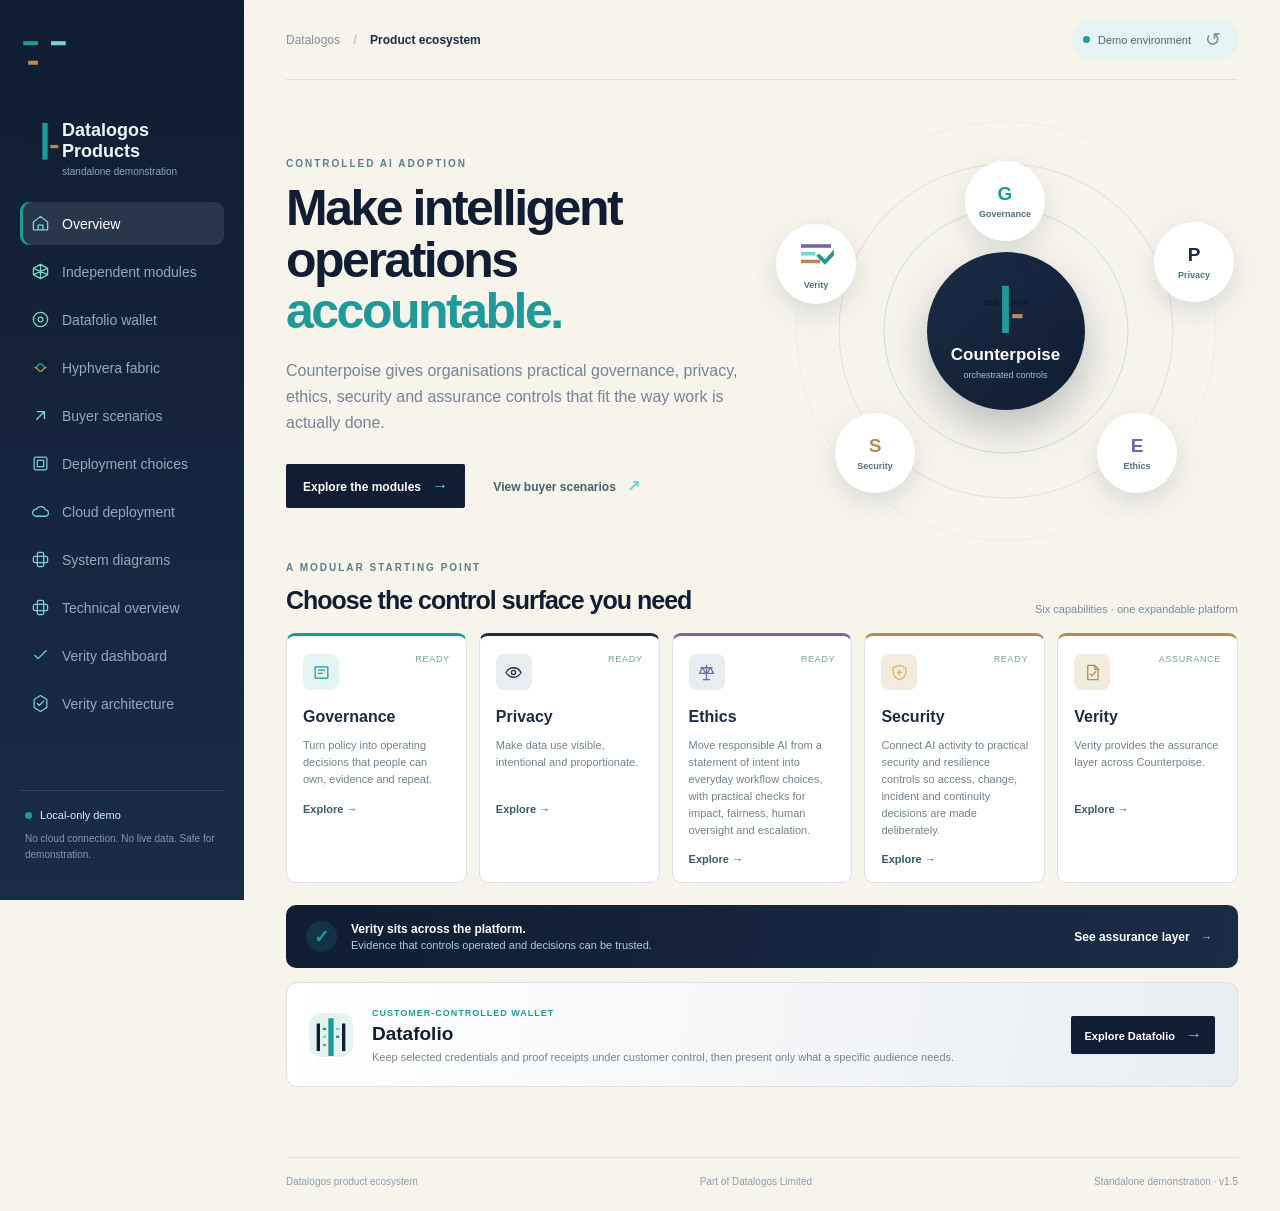
<file: demo/FINAL-Counterpoise-Standalone-Demo/index.html>
<!doctype html>
<html lang="en">
<head>
  <meta charset="utf-8"><meta name="viewport" content="width=device-width, initial-scale=1">
  <title>Datalogos | Standalone Product Demonstration</title>
  <link rel="stylesheet" href="styles.css">
</head>
<body>
  <div class="shell">
    <aside class="side">
      <div class="brand"><img class="parent-logo" src="assets/logos/DRAFT-Datalogos-Mark.svg" alt="Datalogos Limited"></div>
      <div class="product"><img src="assets/logos/DRAFT-Counterpoise-Mark.svg" alt=""><span>Datalogos Products</span><small>standalone demonstration</small></div>
      <nav><button class="nav active" data-view="overview"><svg class="line-icon nav-icon" viewBox="0 0 24 24" aria-hidden="true"><path d="m3 10 9-7 9 7v10H3zM9 20v-6h6v6"/></svg> <span>Overview</span></button><button class="nav" data-view="modules"><svg class="line-icon nav-icon" viewBox="0 0 24 24" aria-hidden="true"><path d="M12 3 21 8v8l-9 5-9-5V8zM12 3v18M3 8l18 8M21 8 3 16"/></svg> <span>Independent modules</span></button><button class="nav" data-view="datafolio"><svg class="line-icon nav-icon" viewBox="0 0 24 24" aria-hidden="true"><circle cx="12" cy="12" r="9"/><circle cx="12" cy="12" r="3"/></svg> <span>Datafolio wallet</span></button><button class="nav" data-view="hyphvera"><img class="nav-brand-mark" src="assets/logos/Hyphvera-Mark.svg" alt=""> <span>Hyphvera fabric</span></button><button class="nav" data-view="scenarios"><svg class="line-icon nav-icon" viewBox="0 0 24 24" aria-hidden="true"><path d="M7 17 17 7M8 7h9v9"/></svg> <span>Buyer scenarios</span></button><button class="nav" data-view="deployment"><svg class="line-icon nav-icon" viewBox="0 0 24 24" aria-hidden="true"><rect x="4" y="4" width="16" height="16" rx="2"/><path d="M8 8h8v8H8z"/></svg> <span>Deployment choices</span></button><button class="nav" data-view="cloud"><svg class="line-icon nav-icon" viewBox="0 0 24 24" aria-hidden="true"><path d="M6 18h12a4 4 0 0 0 0-8 6 6 0 0 0-11-1 4.5 4.5 0 0 0-1 9Z"/></svg> <span>Cloud deployment</span></button><button class="nav" data-view="system-design"><svg class="line-icon nav-icon" viewBox="0 0 24 24" aria-hidden="true"><rect x="8" y="3" width="8" height="18" rx="2"/><rect x="3" y="8" width="18" height="8" rx="2"/></svg> <span>System diagrams</span></button><button class="nav" data-view="architecture"><svg class="line-icon nav-icon" viewBox="0 0 24 24" aria-hidden="true"><rect x="8" y="3" width="8" height="18" rx="2"/><rect x="3" y="8" width="18" height="8" rx="2"/></svg> <span>Technical overview</span></button><button class="nav" data-view="verity-dashboard"><svg class="line-icon nav-icon" viewBox="0 0 24 24" aria-hidden="true"><path d="m5 12 4 4L19 6"/></svg> <span>Verity dashboard</span></button><button class="nav" data-view="verity-architecture"><svg class="line-icon nav-icon" viewBox="0 0 24 24" aria-hidden="true"><path d="m12 2 8 5v10l-8 5-8-5V7zM8 12l2.5 2.5L16 9"/></svg> <span>Verity architecture</span></button></nav>
      <div class="side-foot"><div class="offline"><b></b> Local-only demo</div><p>No cloud connection. No live data. Safe for demonstration.</p></div>
    </aside>
    <main>
      <header><div class="crumb">Datalogos <b>/</b> <strong>Product ecosystem</strong></div><div class="demo-pill"><b></b> Demo environment <button id="reset">↺</button></div></header>
      <section class="view active" data-panel="overview">
        <div class="hero"><div class="hero-copy"><label>CONTROLLED AI ADOPTION</label><h1>Make intelligent operations <em>accountable.</em></h1><p>Counterpoise gives organisations practical governance, privacy, ethics, security and assurance controls that fit the way work is actually done.</p><div class="actions"><button class="primary" data-go="modules">Explore the modules <span>→</span></button><button class="text" data-go="scenarios">View buyer scenarios <span>↗</span></button></div></div><div class="visual"><div class="ring r1"></div><div class="ring r2"></div><div class="ring r3"></div><div class="core"><img src="assets/logos/DRAFT-Counterpoise-Mark.svg" alt=""><b>Counterpoise</b><small>orchestrated controls</small></div><div class="orb o1"><span class="orb-letter">G</span><small>Governance</small></div><div class="orb o2"><span class="orb-letter">P</span><small>Privacy</small></div><div class="orb o3"><span class="orb-letter">E</span><small>Ethics</small></div><div class="orb o4"><span class="orb-letter">S</span><small>Security</small></div><div class="orb o5"><img src="assets/logos/DRAFT-Verity-Mark.svg" alt=""><small>Verity</small></div></div></div>
        <div class="section-head"><div><label>A MODULAR STARTING POINT</label><h2>Choose the control surface you need</h2></div><span>Six capabilities · one expandable platform</span></div>
        <div class="cards" id="homeCards"></div>
        <div class="strip"><b>✓</b><div><strong>Verity sits across the platform.</strong><span>Evidence that controls operated and decisions can be trusted.</span></div><button class="text" data-go="modules">See assurance layer <span>→</span></button></div><article class="datafolio-promo"><div class="wallet-mark"><img src="assets/logos/DRAFT-Datafolio-Mark.svg" alt="Datafolio mark"></div><div><label>CUSTOMER-CONTROLLED WALLET</label><h3>Datafolio</h3><p>Keep selected credentials and proof receipts under customer control, then present only what a specific audience needs.</p></div><button class="primary small" data-go="datafolio">Explore Datafolio <span>→</span></button></article>
      </section>
      <section class="view" data-panel="modules"><div class="intro"><div><label>BUILD YOUR CONTROL STACK</label><h1>Independent modules</h1><p>Start with one problem, add capability as your operating maturity grows. Each module has a clear purpose, owner and outcome.</p></div><div class="stat"><strong>5</strong><span>independent<br>capabilities</span></div></div><div class="module-layout"><div class="module-list" id="moduleList"></div><article class="detail" id="detail"></article></div></section>
      <section class="view" data-panel="datafolio">
        <div class="intro"><div><label>DATAFOLIO · CUSTOMER-CONTROLLED WALLET</label><h1>Your evidence, in your hands</h1><p>Datafolio is the wallet capability for keeping selected credentials, assurance records and proof receipts under customer control. It supports scoped presentation and visible status; it does not decide whether a Counterpoise action is allowed.</p></div><div class="stat"><strong>01</strong><span>customer<br>controlled</span></div></div>
        <div class="datafolio-grid"><article class="wallet-preview"><div class="wallet-top"><span class="wallet-brand"><img src="assets/logos/DRAFT-Datafolio-Mark.svg" alt=""/> <span>DATAFOLIO</span></span><span class="wallet-state"><b></b> Local demo</span></div><div class="wallet-heading"><small>YOUR PROOF WALLET</small><h2>Selected records</h2><p>Illustrative records only · nothing is transmitted</p></div><div class="credential"><span class="credential-icon teal">✓</span><div><b>AI workflow assurance</b><small>Verity attestation · scope: onboarding</small></div><span class="credential-status">CURRENT</span></div><div class="credential"><span class="credential-icon violet">◈</span><div><b>Decision receipt</b><small>Counterpoise decision · approved with conditions</small></div><span class="credential-status">VALID</span></div><div class="credential"><span class="credential-icon copper">⌁</span><div><b>Data provenance record</b><small>Source, version and integrity references</small></div><span class="credential-status">CURRENT</span></div><div class="wallet-actions"><button id="preparePresentation" class="primary small">Preview scoped presentation</button><button id="revokeCredential" class="secondary small">Revoke demo credential</button></div><p id="walletFeedback" class="wallet-feedback" aria-live="polite">Choose a local demo action to see how scoped sharing and status changes are presented.</p></article>
          <div class="datafolio-explainer"><article><label>01 · HOLD</label><h3>Keep selected records</h3><p>Datafolio can hold or reference customer-selected credentials, manifests and proof receipts. Source business data stays in its approved system by default.</p></article><article><label>02 · PRESENT</label><h3>Share to a defined purpose</h3><p>A presentation can be limited by credential, claim, audience, purpose and validity period, so a reviewer receives only the evidence needed for that interaction.</p></article><article><label>03 · CONTROL</label><h3>See status and changes</h3><p>Expiry, revocation and changed assurance states remain visible. A cryptographic commitment can show whether a presented value matches a recorded state; it does not prove the original source claim was true.</p></article><div class="wallet-boundary"><b>Product boundary</b><span>Counterpoise decides and enforces action authority. Verity records assurance evidence. Datafolio gives customers a controlled way to retain and present selected records.</span></div></div></div>
        <div class="notice"><b>i</b><div><strong>Local demonstration only.</strong><p>The wallet view is illustrative; it does not issue credentials, store customer records, connect to a blockchain or send presentations.</p></div></div>
      </section>
      <section class="view" data-panel="hyphvera"><div class="intro"><div><label>HYPHVERA · FEDERATED DATA FABRIC</label><h1>Connect sources. Keep ownership clear.</h1><p>Hyphvera provides a shared catalogue and context across federated data sources. Source teams remain accountable for their data while consumers can discover meaning, lineage, stewardship and change status in one place.</p></div><div class="stat"><strong>04</strong><span>product<br>capabilities</span></div></div><div class="hyphvera-summary"><article class="hyphvera-highlight"><div class="hyphvera-heading"><img src="assets/logos/Hyphvera-Mark.svg" alt="Hyphvera mark"><div><label>FEDERATED CATALOGUE</label><h2>Shared discovery, distributed custody</h2></div></div><p>Hyphvera references governed data where it is held. It records catalogue context and events without moving source ownership into a central warehouse.</p><div class="hyphvera-stats"><div><b>12</b><span>registered sources</span></div><div><b>8</b><span>steward-confirmed</span></div><div><b>3</b><span>changes to review</span></div><div><b>1</b><span>source unavailable</span></div></div></article><article class="hyphvera-event-panel"><div class="panel-head"><div><label>RECENT SOURCE EVENTS</label><h3>Change and stewardship feed</h3></div><span class="demo-tag">ILLUSTRATIVE</span></div><div class="source-event"><i class="event-dot updated"></i><div><b>Customer reference data</b><small>Schema version 2.4 · steward: Customer Operations</small></div><time>09:42</time></div><div class="source-event"><i class="event-dot review"></i><div><b>Supplier sustainability feed</b><small>New data release · steward review pending</small></div><time>09:18</time></div><div class="source-event"><i class="event-dot delayed"></i><div><b>Service usage events</b><small>Freshness target missed · custodian: Platform Data</small></div><time>08:55</time></div><div class="source-event"><i class="event-dot updated"></i><div><b>Product taxonomy</b><small>Definition updated · steward approval recorded</small></div><time>08:30</time></div></article></div><article class="dash-panel assets-panel hyphvera-catalogue"><div class="panel-head"><div><label>FEDERATED DATA CATALOGUE</label><h3>Discoverable data products</h3></div><div class="asset-filters"><button class="hyph-filter active" data-hyph-filter="all">All sources</button><button class="hyph-filter" data-hyph-filter="current">Current</button><button class="hyph-filter" data-hyph-filter="attention">Needs review</button></div></div><div class="asset-table"><div class="asset-row table-head"><span>Data product</span><span>Steward / custodian</span><span>Freshness</span><span>Catalogue state</span><span></span></div><div id="hyphRows"></div></div></article><div class="wallet-boundary hyphvera-boundary"><b>Product boundary</b><span>Hyphvera helps discover and contextualise federated data. Source systems remain authoritative. Verity evaluates quality and assurance evidence; Counterpoise governs actions that use data; Datafolio supports bounded sharing of selected proof.</span></div><div class="notice"><b>i</b><div><strong>Illustrative local view.</strong><p>Source names, owners, counts and events are sample content. This demo does not connect to Kafka, a catalogue, customer systems or live data.</p></div></div></section>
      <section class="view" data-panel="scenarios"><div class="intro"><div><label>OUTCOME-LED EXPLORATION</label><h1>Buyer scenarios</h1><p>See how different leaders can use the same modular foundation to solve a different business problem.</p></div></div><div class="scenario-grid"><button class="scenario selected" data-scenario="sme"><i>01</i><b class="scenario-symbol">01</b><h3>SME leader</h3><p>Adopt AI with proportionate control and a clear route to scale.</p><span>Explore scenario →</span></button><button class="scenario" data-scenario="enterprise"><i>02</i><b class="scenario-symbol">02</b><h3>Enterprise risk leader</h3><p>Coordinate accountability across multiple teams, systems and suppliers.</p><span>Explore scenario →</span></button><button class="scenario" data-scenario="product"><i>03</i><b class="scenario-symbol">03</b><h3>Product and data leader</h3><p>Move from experimentation to governed, evidence-backed delivery.</p><span>Explore scenario →</span></button></div><div class="scenario-out" id="scenarioOut"></div></section>
      <section class="view" data-panel="deployment"><div class="intro"><div><label>FLEXIBLE BY DESIGN</label><h1>Deployment choices</h1><p>Counterpoise can be introduced in the way that fits your risk profile, data environment and pace of adoption.</p></div></div><div class="deploy-grid"><article class="deploy featured"><b class="deploy-icon">01</b><label>FASTEST START</label><h3>Managed multi-tenant</h3><p>Modular access for organisations that want a quick path to controlled adoption.</p><ul><li>Rapid onboarding</li><li>Shared platform controls</li><li>Scale by module</li></ul><button class="primary small">Select for demo</button></article><article class="deploy"><b class="deploy-icon">02</b><label>MORE ISOLATION</label><h3>Dedicated environment</h3><p>A separated operating space for stronger control over configuration and access.</p><ul><li>Dedicated tenancy</li><li>Organisation-specific policies</li><li>Expanded integration options</li></ul><button class="secondary small">Compare</button></article><article class="deploy"><b class="deploy-icon">03</b><label>MAXIMUM CONTROL</label><h3>Private or on-premises</h3><p>For regulated or sensitive environments requiring local control and deployment autonomy.</p><ul><li>Local data boundary</li><li>Enterprise security model</li><li>Deployment-led assurance</li></ul><button class="secondary small">Compare</button></article></div><div class="notice"><b>i</b><div><strong>This demonstration is fully local.</strong><p>No cloud service, account, API or customer data is connected.</p></div></div></section>
      <section class="view" data-panel="cloud"><div class="intro"><div><label>CLOUD DEPLOYMENT REFERENCE</label><h1>Cloud deployment</h1><p>A platform-neutral deployment model lets Counterpoise use the customer’s preferred cloud boundary while keeping the control plane, module contracts and assurance model consistent.</p></div></div><div class="cloud-layout"><div class="cloud-diagram"><div class="diagram-title"><span>Reference deployment pattern</span><small>Illustrative · not a live connection</small></div><div class="cloud-boundary customer"><span class="boundary-label">Customer boundary</span><div class="cloud-row"><div class="cloud-node edge"><b>Users &amp; systems</b><small>Identity · data · workflows</small></div><div class="connector">→</div><div class="cloud-node gateway"><b>API &amp; identity</b><small>Gateway · SSO · policy context</small></div></div><div class="cloud-row"><div class="cloud-node control"><b>Counterpoise control plane</b><small>Orchestrator · approvals · observability</small></div><div class="connector">→</div><div class="cloud-node engines"><b>Independent engines</b><small>Governance · Privacy · Ethics · Security</small></div></div><div class="cloud-row"><div class="cloud-node verity"><b>Verity assurance</b><small>Evidence · lineage · attestations</small></div><div class="connector">→</div><div class="cloud-node stores"><b>Protected stores</b><small>Evidence vault · metadata · audit trail</small></div></div></div><div class="cloud-providers"><span>Azure profile</span><span>AWS profile</span><span>GCP profile</span><span>Heroku profile</span><span>Private / on-premises</span></div></div><aside class="architecture-note"><label>DESIGNED FOR CONTROL</label><h3>One operating model, several boundaries</h3><p>Deployment profiles change the hosting boundary and integration pattern. They do not change the business-facing control model.</p><ul><li>Identity and access remain explicit</li><li>Data stays within the selected boundary</li><li>Evidence is retained with clear ownership</li><li>Modules can be introduced progressively</li></ul></aside></div><div class="notice"><b>i</b><div><strong>Reference only.</strong><p>The standalone demo contains no cloud credentials, APIs, telemetry or connected customer data.</p></div></div></section>
      <section class="view" data-panel="system-design">
        <div class="intro"><div><label>COUNTERPOISE · TECHNICAL DESIGN</label><h1>System architecture</h1><p>Explore the complete control path, the modular service boundaries, the decision sequence and the data movement model. These are reference diagrams for the proposed design; this local demo has no live integrations.</p></div><div class="stat"><strong>4</strong><span>technical<br>views</span></div></div>
        <div class="diagram-selector" role="tablist" aria-label="Architecture diagrams">
          <button class="diagram-tab active" role="tab" aria-selected="true" data-diagram="full">Full system</button>
          <button class="diagram-tab" role="tab" aria-selected="false" data-diagram="modular">Modular architecture</button>
          <button class="diagram-tab" role="tab" aria-selected="false" data-diagram="sequence">Decision sequence</button>
          <button class="diagram-tab" role="tab" aria-selected="false" data-diagram="dataflow">Data flow</button>
        </div>
        <div class="diagram-stage">
          <figure class="system-figure active" data-figure="full"><img src="assets/full-system.png" alt="Full logical system architecture showing requestors, gateway, orchestrator, independent Governance, Privacy, Ethics and Security engines, deterministic PDP, human approval, authority service, PEP, target systems, Verity assurance, evidence store, Datafolio wallet and operations." loading="lazy"><figcaption>Full system view · request and enforcement paths are distinct from evidence, status and operations paths.</figcaption><a href="assets/full-system.png" target="_blank" rel="noopener">Open full-size diagram ↗</a></figure>
          <figure class="system-figure" data-figure="modular"><img src="assets/modular-architecture.png" alt="Modular architecture showing integration adapters, shared control plane, independent domain engines, policy administration, deterministic decision, authority and enforcement services, and transversal assurance services." loading="lazy"><figcaption>Modular composition · independent domain engines share contracts and a single controlled enforcement boundary.</figcaption><a href="assets/modular-architecture.png" target="_blank" rel="noopener">Open full-size diagram ↗</a></figure>
          <figure class="system-figure" data-figure="sequence"><img src="assets/decision-sequence.png" alt="Decision sequence from request receipt and validation through context gathering, domain assessment, policy decision, approval, bounded authority, enforcement and evidence recording." loading="lazy"><figcaption>Decision sequence · no execution authority is issued while a required approval is pending.</figcaption><a href="assets/decision-sequence.png" target="_blank" rel="noopener">Open full-size diagram ↗</a></figure>
          <figure class="system-figure" data-figure="dataflow"><img src="assets/data-flow.png" alt="Data-flow diagram separating customer source systems, Counterpoise control plane, authorised execution, Verity evidence and Datafolio wallet receipt." loading="lazy"><figcaption>Data flow · raw source records remain in approved systems by default; the control plane uses minimum necessary context.</figcaption><a href="assets/data-flow.png" target="_blank" rel="noopener">Open full-size diagram ↗</a></figure>
        </div>
        <div class="tech-columns system-notes"><article><label>ASSESS</label><h3>Four independent engines</h3><p>Governance, Privacy, Ethics and Security return separate, explainable findings. Each assesses within its domain and cannot grant execution authority.</p></article><article><label>DECIDE AND ENFORCE</label><h3>One decision, one gate</h3><p>The deterministic PDP combines required findings under versioned policy. If permitted, the authority service issues scoped, short-lived authority; the PEP validates it immediately before the target action.</p></article><article><label>ASSURE</label><h3>Evidence across the lifecycle</h3><p>Verity records decision context, provenance, attestations and change state. Datafolio can retain customer-selected credentials or receipts; an external ledger remains optional.</p></article></div>
      </section>
      <section class="view" data-panel="system-design">
        <div class="intro"><div><label>COUNTERPOISE · TECHNICAL DESIGN</label><h1>System architecture</h1><p>Explore the complete control path, the modular service boundaries, the decision sequence and the data movement model. These are reference diagrams for the proposed design; this local demo has no live integrations.</p></div><div class="stat"><strong>4</strong><span>technical<br>views</span></div></div>
        <div class="diagram-selector" role="tablist" aria-label="Architecture diagrams">
          <button class="diagram-tab active" role="tab" aria-selected="true" data-diagram="full">Full system</button>
          <button class="diagram-tab" role="tab" aria-selected="false" data-diagram="modular">Modular architecture</button>
          <button class="diagram-tab" role="tab" aria-selected="false" data-diagram="sequence">Decision sequence</button>
          <button class="diagram-tab" role="tab" aria-selected="false" data-diagram="dataflow">Data flow</button>
        </div>
        <div class="diagram-stage">
          <figure class="system-figure active" data-figure="full"><img src="assets/full-system.png" alt="Full logical system architecture showing requestors, gateway, orchestrator, independent Governance, Privacy, Ethics and Security engines, deterministic PDP, human approval, authority service, PEP, target systems, Verity assurance, evidence store, Datafolio wallet and operations." loading="lazy"><figcaption>Full system view · request and enforcement paths are distinct from evidence, status and operations paths.</figcaption><a href="assets/full-system.png" target="_blank" rel="noopener">Open full-size diagram ↗</a></figure>
          <figure class="system-figure" data-figure="modular"><img src="assets/modular-architecture.png" alt="Modular architecture showing integration adapters, shared control plane, independent domain engines, policy administration, deterministic decision, authority and enforcement services, and transversal assurance services." loading="lazy"><figcaption>Modular composition · independent domain engines share contracts and a single controlled enforcement boundary.</figcaption><a href="assets/modular-architecture.png" target="_blank" rel="noopener">Open full-size diagram ↗</a></figure>
          <figure class="system-figure" data-figure="sequence"><img src="assets/decision-sequence.png" alt="Decision sequence from request receipt and validation through context gathering, domain assessment, policy decision, approval, bounded authority, enforcement and evidence recording." loading="lazy"><figcaption>Decision sequence · no execution authority is issued while a required approval is pending.</figcaption><a href="assets/decision-sequence.png" target="_blank" rel="noopener">Open full-size diagram ↗</a></figure>
          <figure class="system-figure" data-figure="dataflow"><img src="assets/data-flow.png" alt="Data-flow diagram separating customer source systems, Counterpoise control plane, authorised execution, Verity evidence and Datafolio wallet receipt." loading="lazy"><figcaption>Data flow · raw source records remain in approved systems by default; the control plane uses minimum necessary context.</figcaption><a href="assets/data-flow.png" target="_blank" rel="noopener">Open full-size diagram ↗</a></figure>
        </div>
        <div class="tech-columns system-notes"><article><label>ASSESS</label><h3>Four independent engines</h3><p>Governance, Privacy, Ethics and Security return separate, explainable findings. Each assesses within its domain and cannot grant execution authority.</p></article><article><label>DECIDE AND ENFORCE</label><h3>One decision, one gate</h3><p>The deterministic PDP combines required findings under versioned policy. If permitted, the authority service issues scoped, short-lived authority; the PEP validates it immediately before the target action.</p></article><article><label>ASSURE</label><h3>Evidence across the lifecycle</h3><p>Verity records decision context, provenance, attestations and change state. Datafolio can retain customer-selected credentials or receipts; an external ledger remains optional.</p></article></div>
      </section>
      <section class="view" data-panel="architecture"><div class="intro"><div><label>HIGH-LEVEL TECHNICAL VIEW</label><h1>Software architecture</h1><p>Counterpoise is structured as independent capabilities around a common control plane, with Verity providing the evidence and assurance thread across the workflow.</p></div></div><div class="software-architecture"><div class="arch-layer user-layer"><span class="layer-label">Experience &amp; integration</span><div class="arch-box wide"><b>Customer workflows, admin console, reporting and external systems</b><small>Business processes · APIs · events · operator actions</small></div></div><div class="arch-arrow">↓ requests, context and decisions ↓</div><div class="arch-layer control-layer"><span class="layer-label">Control plane</span><div class="arch-box control-box"><b>Orchestrator</b><small>Routes requests, applies policy context and coordinates outcomes</small></div><div class="arch-box control-box"><b>Decision &amp; approval services</b><small>PDP / PEP · human approval · escalation · revocation</small></div><div class="arch-box control-box"><b>Observability</b><small>Health · events · change · operational evidence</small></div></div><div class="arch-arrow">↓ governed evaluation ↓</div><div class="arch-layer engines-layer"><span class="layer-label">Independent capability modules</span><div class="arch-box engine gov"><b>Governance</b><small>Ownership &amp; decisions</small></div><div class="arch-box engine pri"><b>Privacy</b><small>Purpose &amp; data use</small></div><div class="arch-box engine eth"><b>Ethics</b><small>Impact &amp; oversight</small></div><div class="arch-box engine sec"><b>Security</b><small>Access &amp; resilience</small></div></div><div class="arch-arrow">↓ evidence and assurance ↓</div><div class="arch-layer assurance-layer"><span class="layer-label">Counterpoise Verity</span><div class="arch-box verity-box"><b>Evidence, provenance, lineage, attestations and assurance records</b><small>Creates a durable, reviewable account of what was evaluated, decided and changed</small></div></div></div><div class="tech-columns"><article><label>CONTRACTS</label><h3>Stable interfaces</h3><p>Modules communicate through versioned API, event and policy contracts so capability can evolve without redesigning the whole platform.</p></article><article><label>SECURITY</label><h3>Controlled execution</h3><p>Identity, least privilege, approval gates, signed authority and continuous revocation sit around the execution path.</p></article><article><label>OPERATIONS</label><h3>Observable by design</h3><p>Events, health, change and evidence signals support operational oversight across multi-tenant, dedicated and private profiles.</p></article></div></section>
      <section class="view" data-panel="verity-dashboard"><div class="intro"><div><label>CUSTOMER ASSURANCE WORKSPACE</label><h1>Verity dashboard</h1><p>See which decision-critical assets are assured, what changed, and where a customer action is needed. This illustrative view is designed for operational owners, risk leaders and reviewers.</p></div><div class="dashboard-meta"><span class="live-dot"></span><b>Assurance posture</b><small>Illustrative customer view · refreshed just now</small></div></div><div class="verity-kpis"><article><span class="kpi-icon good">✓</span><div><b>82%</b><small>assured coverage</small></div><em>+6% this month</em></article><article><span class="kpi-icon warn">!</span><div><b>3</b><small>changed pending review</small></div><em class="amber">2 due today</em></article><article><span class="kpi-icon alert">↗</span><div><b>1</b><small>drifted asset</small></div><em class="coral">action required</em></article><article><span class="kpi-icon neutral">⌁</span><div><b>146</b><small>evidence records</small></div><em>+18 this month</em></article></div><div class="dashboard-grid"><article class="dash-panel posture"><div class="panel-head"><div><label>PORTFOLIO POSTURE</label><h3>Assurance by state</h3></div><span class="period">Last 30 days ▾</span></div><div class="posture-chart"><div class="donut"><strong>82%</strong><small>assured</small></div><div class="legend"><span><i class="dot assured"></i>Assured <b>32</b></span><span><i class="dot pending"></i>Changed pending <b>3</b></span><span><i class="dot drifted"></i>Drifted <b>1</b></span><span><i class="dot other"></i>Other / not yet assessed <b>3</b></span></div></div><div class="coverage"><span>Coverage across decision-critical assets</span><b>39 of 47</b><div><i style="width:82%"></i></div></div></article><article class="dash-panel actions-panel"><div class="panel-head"><div><label>WORK TO DO</label><h3>Priority actions</h3></div><span class="badge">4 open</span></div><button class="action-row"><span class="action-mark coral">!</span><div><b>Review customer-risk model input</b><small>Drifted · owner: Data Products · due today</small></div><span>→</span></button><button class="action-row"><span class="action-mark amber">↻</span><div><b>Re-attest supplier dataset</b><small>Changed pending · owner: Procurement · due today</small></div><span>→</span></button><button class="action-row"><span class="action-mark blue">✓</span><div><b>Approve quarterly evidence pack</b><small>Awaiting approval · owner: Risk Office · due 26 Sep</small></div><span>→</span></button></article></div><article class="dash-panel assets-panel"><div class="panel-head"><div><label>DECISION-CRITICAL ASSETS</label><h3>Evidence coverage</h3></div><div class="asset-filters"><button class="filter active" data-filter="all">All</button><button class="filter" data-filter="assured">Assured</button><button class="filter" data-filter="attention">Needs attention</button></div></div><div class="asset-table"><div class="asset-row table-head"><span>Asset / decision</span><span>Owner</span><span>Last evidence</span><span>State</span><span></span></div><div id="assetRows"></div></div></article><div class="dashboard-footnote"><span>i</span><p>Verity is the assurance and evidence capability within Counterpoise. Statuses are illustrative and demonstrate how provenance, checks, changes and attestations can be presented to customers.</p></div></section>
      <section class="view" data-panel="verity-architecture"><div class="intro"><div><label>VERITY ASSURANCE REFERENCE</label><h1>From source to trusted evidence</h1><p>Verity turns important data and decisions into a reviewable evidence trail: what entered the workflow, what checks ran, what changed, who acted and what assurance state applies now.</p></div></div><div class="verity-architecture-board"><div class="verity-flow"><div class="flow-step source"><span>01</span><b>Sources &amp; events</b><small>Systems · files · APIs · workflow actions</small></div><div class="flow-line">→</div><div class="flow-step normalise"><span>02</span><b>Canonicalise</b><small>Normalised commitments and identity context</small></div><div class="flow-line">→</div><div class="flow-step evidence"><span>03</span><b>Generate evidence</b><small>Checks · lineage · policy results · attestations</small></div><div class="flow-line">→</div><div class="flow-step proof"><span>04</span><b>Proof &amp; detect change</b><small>AssetManifest · Merkle-root proof · drift signals</small></div></div><div class="verity-middle"><div class="proof-card"><label>ASSURANCE RECORD</label><strong>Decision 7F2A · v1.4</strong><p>Canonical commitment → evidence set → proof reference → named attestation</p><span>Reviewable and exportable</span></div><div class="state-grid"><span class="state assured">ASSURED</span><span class="state pending">CHANGED_PENDING</span><span class="state drifted">DRIFTED</span><span class="state escalated">ESCALATED</span><span class="state noncompliant">NON_COMPLIANT</span><span class="state revoked">REVOKED</span></div></div><div class="verity-outputs"><div class="output"><b>Operational dashboard</b><small>Owners see what needs action now</small></div><div class="output"><b>Credentials &amp; presentations</b><small>Share bounded proof with reviewers</small></div><div class="output"><b>Audit and assurance pack</b><small>Explain what happened and why it can be trusted</small></div></div></div><div class="tech-columns verity-principles"><article><label>PROVENANCE</label><h3>Where did it come from?</h3><p>Source identity, time, lineage and handling context remain visible around each assurance record.</p></article><article><label>INTEGRITY</label><h3>What changed?</h3><p>Canonical commitments and proof references make unexpected change visible for review and escalation.</p></article><article><label>ACCOUNTABILITY</label><h3>Who decided?</h3><p>Named owners, checks, approvals and attestations connect evidence to responsibility.</p></article></div></section>
      <footer><span>Datalogos product ecosystem</span><span>Part of Datalogos Limited</span><span>Standalone demonstration · v1.5</span></footer>
    </main>
  </div>
  <script src="app.js"></script>
</body></html>
</file>
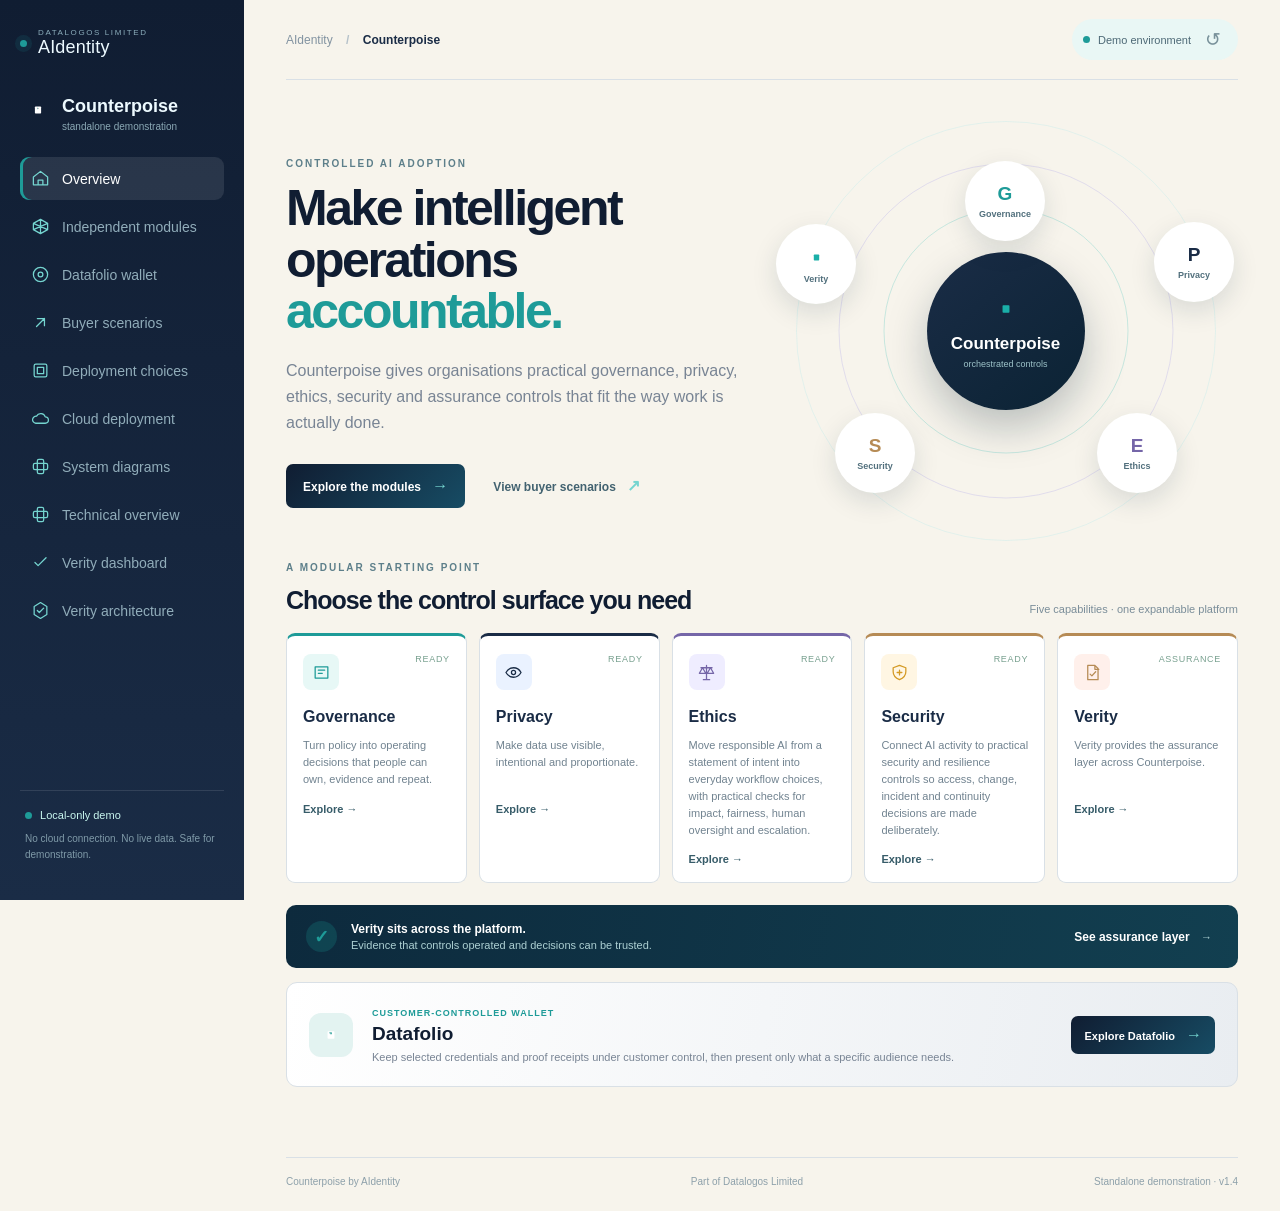
<file: history/demo/FINAL-Counterpoise-Standalone-Demo/index.html>
<!doctype html>
<html lang="en">
<head>
  <meta charset="utf-8"><meta name="viewport" content="width=device-width, initial-scale=1">
  <title>Counterpoise | Standalone Demonstration</title>
  <link rel="stylesheet" href="styles.css">
</head>
<body>
  <div class="shell">
    <aside class="side">
      <div class="brand"><span class="brand-dot" aria-hidden="true"></span><div><small>DATALOGOS LIMITED</small><strong>AIdentity</strong></div></div>
      <div class="product"><img src="assets/counterpoise-mark.svg" alt=""><span>Counterpoise</span><small>standalone demonstration</small></div>
      <nav><button class="nav active" data-view="overview"><svg class="line-icon nav-icon" viewBox="0 0 24 24" aria-hidden="true"><path d="m3 10 9-7 9 7v10H3zM9 20v-6h6v6"/></svg> <span>Overview</span></button><button class="nav" data-view="modules"><svg class="line-icon nav-icon" viewBox="0 0 24 24" aria-hidden="true"><path d="M12 3 21 8v8l-9 5-9-5V8zM12 3v18M3 8l18 8M21 8 3 16"/></svg> <span>Independent modules</span></button><button class="nav" data-view="datafolio"><svg class="line-icon nav-icon" viewBox="0 0 24 24" aria-hidden="true"><circle cx="12" cy="12" r="9"/><circle cx="12" cy="12" r="3"/></svg> <span>Datafolio wallet</span></button><button class="nav" data-view="scenarios"><svg class="line-icon nav-icon" viewBox="0 0 24 24" aria-hidden="true"><path d="M7 17 17 7M8 7h9v9"/></svg> <span>Buyer scenarios</span></button><button class="nav" data-view="deployment"><svg class="line-icon nav-icon" viewBox="0 0 24 24" aria-hidden="true"><rect x="4" y="4" width="16" height="16" rx="2"/><path d="M8 8h8v8H8z"/></svg> <span>Deployment choices</span></button><button class="nav" data-view="cloud"><svg class="line-icon nav-icon" viewBox="0 0 24 24" aria-hidden="true"><path d="M6 18h12a4 4 0 0 0 0-8 6 6 0 0 0-11-1 4.5 4.5 0 0 0-1 9Z"/></svg> <span>Cloud deployment</span></button><button class="nav" data-view="system-design"><svg class="line-icon nav-icon" viewBox="0 0 24 24" aria-hidden="true"><rect x="8" y="3" width="8" height="18" rx="2"/><rect x="3" y="8" width="18" height="8" rx="2"/></svg> <span>System diagrams</span></button><button class="nav" data-view="architecture"><svg class="line-icon nav-icon" viewBox="0 0 24 24" aria-hidden="true"><rect x="8" y="3" width="8" height="18" rx="2"/><rect x="3" y="8" width="18" height="8" rx="2"/></svg> <span>Technical overview</span></button><button class="nav" data-view="verity-dashboard"><svg class="line-icon nav-icon" viewBox="0 0 24 24" aria-hidden="true"><path d="m5 12 4 4L19 6"/></svg> <span>Verity dashboard</span></button><button class="nav" data-view="verity-architecture"><svg class="line-icon nav-icon" viewBox="0 0 24 24" aria-hidden="true"><path d="m12 2 8 5v10l-8 5-8-5V7zM8 12l2.5 2.5L16 9"/></svg> <span>Verity architecture</span></button></nav>
      <div class="side-foot"><div class="offline"><b></b> Local-only demo</div><p>No cloud connection. No live data. Safe for demonstration.</p></div>
    </aside>
    <main>
      <header><div class="crumb">AIdentity <b>/</b> <strong>Counterpoise</strong></div><div class="demo-pill"><b></b> Demo environment <button id="reset">↺</button></div></header>
      <section class="view active" data-panel="overview">
        <div class="hero"><div class="hero-copy"><label>CONTROLLED AI ADOPTION</label><h1>Make intelligent operations <em>accountable.</em></h1><p>Counterpoise gives organisations practical governance, privacy, ethics, security and assurance controls that fit the way work is actually done.</p><div class="actions"><button class="primary" data-go="modules">Explore the modules <span>→</span></button><button class="text" data-go="scenarios">View buyer scenarios <span>↗</span></button></div></div><div class="visual"><div class="ring r1"></div><div class="ring r2"></div><div class="ring r3"></div><div class="core"><img src="assets/counterpoise-mark.svg" alt=""><b>Counterpoise</b><small>orchestrated controls</small></div><div class="orb o1"><span class="orb-letter">G</span><small>Governance</small></div><div class="orb o2"><span class="orb-letter">P</span><small>Privacy</small></div><div class="orb o3"><span class="orb-letter">E</span><small>Ethics</small></div><div class="orb o4"><span class="orb-letter">S</span><small>Security</small></div><div class="orb o5"><img src="assets/verity-mark.svg" alt=""><small>Verity</small></div></div></div>
        <div class="section-head"><div><label>A MODULAR STARTING POINT</label><h2>Choose the control surface you need</h2></div><span>Five capabilities · one expandable platform</span></div>
        <div class="cards" id="homeCards"></div>
        <div class="strip"><b>✓</b><div><strong>Verity sits across the platform.</strong><span>Evidence that controls operated and decisions can be trusted.</span></div><button class="text" data-go="modules">See assurance layer <span>→</span></button></div><article class="datafolio-promo"><div class="wallet-mark"><img src="assets/datafolio-mark.svg" alt="Datafolio mark"></div><div><label>CUSTOMER-CONTROLLED WALLET</label><h3>Datafolio</h3><p>Keep selected credentials and proof receipts under customer control, then present only what a specific audience needs.</p></div><button class="primary small" data-go="datafolio">Explore Datafolio <span>→</span></button></article>
      </section>
      <section class="view" data-panel="modules"><div class="intro"><div><label>BUILD YOUR CONTROL STACK</label><h1>Independent modules</h1><p>Start with one problem, add capability as your operating maturity grows. Each module has a clear purpose, owner and outcome.</p></div><div class="stat"><strong>5</strong><span>independent<br>capabilities</span></div></div><div class="module-layout"><div class="module-list" id="moduleList"></div><article class="detail" id="detail"></article></div></section>
      <section class="view" data-panel="datafolio">
        <div class="intro"><div><label>DATAFOLIO · CUSTOMER-CONTROLLED WALLET</label><h1>Your evidence, in your hands</h1><p>Datafolio is the wallet capability for keeping selected credentials, assurance records and proof receipts under customer control. It supports scoped presentation and visible status; it does not decide whether a Counterpoise action is allowed.</p></div><div class="stat"><strong>01</strong><span>customer<br>controlled</span></div></div>
        <div class="datafolio-grid"><article class="wallet-preview"><div class="wallet-top"><span class="wallet-brand"><img src="assets/datafolio-mark.svg" alt=""/> <span>DATAFOLIO</span></span><span class="wallet-state"><b></b> Local demo</span></div><div class="wallet-heading"><small>YOUR PROOF WALLET</small><h2>Selected records</h2><p>Illustrative records only · nothing is transmitted</p></div><div class="credential"><span class="credential-icon teal">✓</span><div><b>AI workflow assurance</b><small>Verity attestation · scope: onboarding</small></div><span class="credential-status">CURRENT</span></div><div class="credential"><span class="credential-icon violet">◈</span><div><b>Decision receipt</b><small>Counterpoise decision · approved with conditions</small></div><span class="credential-status">VALID</span></div><div class="credential"><span class="credential-icon copper">⌁</span><div><b>Data provenance record</b><small>Source, version and integrity references</small></div><span class="credential-status">CURRENT</span></div><div class="wallet-actions"><button id="preparePresentation" class="primary small">Preview scoped presentation</button><button id="revokeCredential" class="secondary small">Revoke demo credential</button></div><p id="walletFeedback" class="wallet-feedback" aria-live="polite">Choose a local demo action to see how scoped sharing and status changes are presented.</p></article>
          <div class="datafolio-explainer"><article><label>01 · HOLD</label><h3>Keep selected records</h3><p>Datafolio can hold or reference customer-selected credentials, manifests and proof receipts. Source business data stays in its approved system by default.</p></article><article><label>02 · PRESENT</label><h3>Share to a defined purpose</h3><p>A presentation can be limited by credential, claim, audience, purpose and validity period, so a reviewer receives only the evidence needed for that interaction.</p></article><article><label>03 · CONTROL</label><h3>See status and changes</h3><p>Expiry, revocation and changed assurance states remain visible. A cryptographic commitment can show whether a presented value matches a recorded state; it does not prove the original source claim was true.</p></article><div class="wallet-boundary"><b>Product boundary</b><span>Counterpoise decides and enforces action authority. Verity records assurance evidence. Datafolio gives customers a controlled way to retain and present selected records.</span></div></div></div>
        <div class="notice"><b>i</b><div><strong>Local demonstration only.</strong><p>The wallet view is illustrative; it does not issue credentials, store customer records, connect to a blockchain or send presentations.</p></div></div>
      </section>
      <section class="view" data-panel="scenarios"><div class="intro"><div><label>OUTCOME-LED EXPLORATION</label><h1>Buyer scenarios</h1><p>See how different leaders can use the same modular foundation to solve a different business problem.</p></div></div><div class="scenario-grid"><button class="scenario selected" data-scenario="sme"><i>01</i><b class="scenario-symbol">01</b><h3>SME leader</h3><p>Adopt AI with proportionate control and a clear route to scale.</p><span>Explore scenario →</span></button><button class="scenario" data-scenario="enterprise"><i>02</i><b class="scenario-symbol">02</b><h3>Enterprise risk leader</h3><p>Coordinate accountability across multiple teams, systems and suppliers.</p><span>Explore scenario →</span></button><button class="scenario" data-scenario="product"><i>03</i><b class="scenario-symbol">03</b><h3>Product and data leader</h3><p>Move from experimentation to governed, evidence-backed delivery.</p><span>Explore scenario →</span></button></div><div class="scenario-out" id="scenarioOut"></div></section>
      <section class="view" data-panel="deployment"><div class="intro"><div><label>FLEXIBLE BY DESIGN</label><h1>Deployment choices</h1><p>Counterpoise can be introduced in the way that fits your risk profile, data environment and pace of adoption.</p></div></div><div class="deploy-grid"><article class="deploy featured"><b class="deploy-icon">01</b><label>FASTEST START</label><h3>Managed multi-tenant</h3><p>Modular access for organisations that want a quick path to controlled adoption.</p><ul><li>Rapid onboarding</li><li>Shared platform controls</li><li>Scale by module</li></ul><button class="primary small">Select for demo</button></article><article class="deploy"><b class="deploy-icon">02</b><label>MORE ISOLATION</label><h3>Dedicated environment</h3><p>A separated operating space for stronger control over configuration and access.</p><ul><li>Dedicated tenancy</li><li>Organisation-specific policies</li><li>Expanded integration options</li></ul><button class="secondary small">Compare</button></article><article class="deploy"><b class="deploy-icon">03</b><label>MAXIMUM CONTROL</label><h3>Private or on-premises</h3><p>For regulated or sensitive environments requiring local control and deployment autonomy.</p><ul><li>Local data boundary</li><li>Enterprise security model</li><li>Deployment-led assurance</li></ul><button class="secondary small">Compare</button></article></div><div class="notice"><b>i</b><div><strong>This demonstration is fully local.</strong><p>No cloud service, account, API or customer data is connected.</p></div></div></section>
      <section class="view" data-panel="cloud"><div class="intro"><div><label>CLOUD DEPLOYMENT REFERENCE</label><h1>Cloud deployment</h1><p>A platform-neutral deployment model lets Counterpoise use the customer’s preferred cloud boundary while keeping the control plane, module contracts and assurance model consistent.</p></div></div><div class="cloud-layout"><div class="cloud-diagram"><div class="diagram-title"><span>Reference deployment pattern</span><small>Illustrative · not a live connection</small></div><div class="cloud-boundary customer"><span class="boundary-label">Customer boundary</span><div class="cloud-row"><div class="cloud-node edge"><b>Users &amp; systems</b><small>Identity · data · workflows</small></div><div class="connector">→</div><div class="cloud-node gateway"><b>API &amp; identity</b><small>Gateway · SSO · policy context</small></div></div><div class="cloud-row"><div class="cloud-node control"><b>Counterpoise control plane</b><small>Orchestrator · approvals · observability</small></div><div class="connector">→</div><div class="cloud-node engines"><b>Independent engines</b><small>Governance · Privacy · Ethics · Security</small></div></div><div class="cloud-row"><div class="cloud-node verity"><b>Verity assurance</b><small>Evidence · lineage · attestations</small></div><div class="connector">→</div><div class="cloud-node stores"><b>Protected stores</b><small>Evidence vault · metadata · audit trail</small></div></div></div><div class="cloud-providers"><span>Azure profile</span><span>AWS profile</span><span>GCP profile</span><span>Heroku profile</span><span>Private / on-premises</span></div></div><aside class="architecture-note"><label>DESIGNED FOR CONTROL</label><h3>One operating model, several boundaries</h3><p>Deployment profiles change the hosting boundary and integration pattern. They do not change the business-facing control model.</p><ul><li>Identity and access remain explicit</li><li>Data stays within the selected boundary</li><li>Evidence is retained with clear ownership</li><li>Modules can be introduced progressively</li></ul></aside></div><div class="notice"><b>i</b><div><strong>Reference only.</strong><p>The standalone demo contains no cloud credentials, APIs, telemetry or connected customer data.</p></div></div></section>
      <section class="view" data-panel="system-design">
        <div class="intro"><div><label>COUNTERPOISE · TECHNICAL DESIGN</label><h1>System architecture</h1><p>Explore the complete control path, the modular service boundaries, the decision sequence and the data movement model. These are reference diagrams for the proposed design; this local demo has no live integrations.</p></div><div class="stat"><strong>4</strong><span>technical<br>views</span></div></div>
        <div class="diagram-selector" role="tablist" aria-label="Architecture diagrams">
          <button class="diagram-tab active" role="tab" aria-selected="true" data-diagram="full">Full system</button>
          <button class="diagram-tab" role="tab" aria-selected="false" data-diagram="modular">Modular architecture</button>
          <button class="diagram-tab" role="tab" aria-selected="false" data-diagram="sequence">Decision sequence</button>
          <button class="diagram-tab" role="tab" aria-selected="false" data-diagram="dataflow">Data flow</button>
        </div>
        <div class="diagram-stage">
          <figure class="system-figure active" data-figure="full"><img src="assets/full-system.png" alt="Full logical system architecture showing requestors, gateway, orchestrator, independent Governance, Privacy, Ethics and Security engines, deterministic PDP, human approval, authority service, PEP, target systems, Verity assurance, evidence store, Datafolio wallet and operations." loading="lazy"><figcaption>Full system view · request and enforcement paths are distinct from evidence, status and operations paths.</figcaption><a href="assets/full-system.png" target="_blank" rel="noopener">Open full-size diagram ↗</a></figure>
          <figure class="system-figure" data-figure="modular"><img src="assets/modular-architecture.png" alt="Modular architecture showing integration adapters, shared control plane, independent domain engines, policy administration, deterministic decision, authority and enforcement services, and transversal assurance services." loading="lazy"><figcaption>Modular composition · independent domain engines share contracts and a single controlled enforcement boundary.</figcaption><a href="assets/modular-architecture.png" target="_blank" rel="noopener">Open full-size diagram ↗</a></figure>
          <figure class="system-figure" data-figure="sequence"><img src="assets/decision-sequence.png" alt="Decision sequence from request receipt and validation through context gathering, domain assessment, policy decision, approval, bounded authority, enforcement and evidence recording." loading="lazy"><figcaption>Decision sequence · no execution authority is issued while a required approval is pending.</figcaption><a href="assets/decision-sequence.png" target="_blank" rel="noopener">Open full-size diagram ↗</a></figure>
          <figure class="system-figure" data-figure="dataflow"><img src="assets/data-flow.png" alt="Data-flow diagram separating customer source systems, Counterpoise control plane, authorised execution, Verity evidence and Datafolio wallet receipt." loading="lazy"><figcaption>Data flow · raw source records remain in approved systems by default; the control plane uses minimum necessary context.</figcaption><a href="assets/data-flow.png" target="_blank" rel="noopener">Open full-size diagram ↗</a></figure>
        </div>
        <div class="tech-columns system-notes"><article><label>ASSESS</label><h3>Four independent engines</h3><p>Governance, Privacy, Ethics and Security return separate, explainable findings. Each assesses within its domain and cannot grant execution authority.</p></article><article><label>DECIDE AND ENFORCE</label><h3>One decision, one gate</h3><p>The deterministic PDP combines required findings under versioned policy. If permitted, the authority service issues scoped, short-lived authority; the PEP validates it immediately before the target action.</p></article><article><label>ASSURE</label><h3>Evidence across the lifecycle</h3><p>Verity records decision context, provenance, attestations and change state. Datafolio can retain customer-selected credentials or receipts; an external ledger remains optional.</p></article></div>
      </section>
      <section class="view" data-panel="system-design">
        <div class="intro"><div><label>COUNTERPOISE · TECHNICAL DESIGN</label><h1>System architecture</h1><p>Explore the complete control path, the modular service boundaries, the decision sequence and the data movement model. These are reference diagrams for the proposed design; this local demo has no live integrations.</p></div><div class="stat"><strong>4</strong><span>technical<br>views</span></div></div>
        <div class="diagram-selector" role="tablist" aria-label="Architecture diagrams">
          <button class="diagram-tab active" role="tab" aria-selected="true" data-diagram="full">Full system</button>
          <button class="diagram-tab" role="tab" aria-selected="false" data-diagram="modular">Modular architecture</button>
          <button class="diagram-tab" role="tab" aria-selected="false" data-diagram="sequence">Decision sequence</button>
          <button class="diagram-tab" role="tab" aria-selected="false" data-diagram="dataflow">Data flow</button>
        </div>
        <div class="diagram-stage">
          <figure class="system-figure active" data-figure="full"><img src="assets/full-system.png" alt="Full logical system architecture showing requestors, gateway, orchestrator, independent Governance, Privacy, Ethics and Security engines, deterministic PDP, human approval, authority service, PEP, target systems, Verity assurance, evidence store, Datafolio wallet and operations." loading="lazy"><figcaption>Full system view · request and enforcement paths are distinct from evidence, status and operations paths.</figcaption><a href="assets/full-system.png" target="_blank" rel="noopener">Open full-size diagram ↗</a></figure>
          <figure class="system-figure" data-figure="modular"><img src="assets/modular-architecture.png" alt="Modular architecture showing integration adapters, shared control plane, independent domain engines, policy administration, deterministic decision, authority and enforcement services, and transversal assurance services." loading="lazy"><figcaption>Modular composition · independent domain engines share contracts and a single controlled enforcement boundary.</figcaption><a href="assets/modular-architecture.png" target="_blank" rel="noopener">Open full-size diagram ↗</a></figure>
          <figure class="system-figure" data-figure="sequence"><img src="assets/decision-sequence.png" alt="Decision sequence from request receipt and validation through context gathering, domain assessment, policy decision, approval, bounded authority, enforcement and evidence recording." loading="lazy"><figcaption>Decision sequence · no execution authority is issued while a required approval is pending.</figcaption><a href="assets/decision-sequence.png" target="_blank" rel="noopener">Open full-size diagram ↗</a></figure>
          <figure class="system-figure" data-figure="dataflow"><img src="assets/data-flow.png" alt="Data-flow diagram separating customer source systems, Counterpoise control plane, authorised execution, Verity evidence and Datafolio wallet receipt." loading="lazy"><figcaption>Data flow · raw source records remain in approved systems by default; the control plane uses minimum necessary context.</figcaption><a href="assets/data-flow.png" target="_blank" rel="noopener">Open full-size diagram ↗</a></figure>
        </div>
        <div class="tech-columns system-notes"><article><label>ASSESS</label><h3>Four independent engines</h3><p>Governance, Privacy, Ethics and Security return separate, explainable findings. Each assesses within its domain and cannot grant execution authority.</p></article><article><label>DECIDE AND ENFORCE</label><h3>One decision, one gate</h3><p>The deterministic PDP combines required findings under versioned policy. If permitted, the authority service issues scoped, short-lived authority; the PEP validates it immediately before the target action.</p></article><article><label>ASSURE</label><h3>Evidence across the lifecycle</h3><p>Verity records decision context, provenance, attestations and change state. Datafolio can retain customer-selected credentials or receipts; an external ledger remains optional.</p></article></div>
      </section>
      <section class="view" data-panel="architecture"><div class="intro"><div><label>HIGH-LEVEL TECHNICAL VIEW</label><h1>Software architecture</h1><p>Counterpoise is structured as independent capabilities around a common control plane, with Verity providing the evidence and assurance thread across the workflow.</p></div></div><div class="software-architecture"><div class="arch-layer user-layer"><span class="layer-label">Experience &amp; integration</span><div class="arch-box wide"><b>Customer workflows, admin console, reporting and external systems</b><small>Business processes · APIs · events · operator actions</small></div></div><div class="arch-arrow">↓ requests, context and decisions ↓</div><div class="arch-layer control-layer"><span class="layer-label">Control plane</span><div class="arch-box control-box"><b>Orchestrator</b><small>Routes requests, applies policy context and coordinates outcomes</small></div><div class="arch-box control-box"><b>Decision &amp; approval services</b><small>PDP / PEP · human approval · escalation · revocation</small></div><div class="arch-box control-box"><b>Observability</b><small>Health · events · change · operational evidence</small></div></div><div class="arch-arrow">↓ governed evaluation ↓</div><div class="arch-layer engines-layer"><span class="layer-label">Independent capability modules</span><div class="arch-box engine gov"><b>Governance</b><small>Ownership &amp; decisions</small></div><div class="arch-box engine pri"><b>Privacy</b><small>Purpose &amp; data use</small></div><div class="arch-box engine eth"><b>Ethics</b><small>Impact &amp; oversight</small></div><div class="arch-box engine sec"><b>Security</b><small>Access &amp; resilience</small></div></div><div class="arch-arrow">↓ evidence and assurance ↓</div><div class="arch-layer assurance-layer"><span class="layer-label">Counterpoise Verity</span><div class="arch-box verity-box"><b>Evidence, provenance, lineage, attestations and assurance records</b><small>Creates a durable, reviewable account of what was evaluated, decided and changed</small></div></div></div><div class="tech-columns"><article><label>CONTRACTS</label><h3>Stable interfaces</h3><p>Modules communicate through versioned API, event and policy contracts so capability can evolve without redesigning the whole platform.</p></article><article><label>SECURITY</label><h3>Controlled execution</h3><p>Identity, least privilege, approval gates, signed authority and continuous revocation sit around the execution path.</p></article><article><label>OPERATIONS</label><h3>Observable by design</h3><p>Events, health, change and evidence signals support operational oversight across multi-tenant, dedicated and private profiles.</p></article></div></section>
      <section class="view" data-panel="verity-dashboard"><div class="intro"><div><label>CUSTOMER ASSURANCE WORKSPACE</label><h1>Verity dashboard</h1><p>See which decision-critical assets are assured, what changed, and where a customer action is needed. This illustrative view is designed for operational owners, risk leaders and reviewers.</p></div><div class="dashboard-meta"><span class="live-dot"></span><b>Assurance posture</b><small>Illustrative customer view · refreshed just now</small></div></div><div class="verity-kpis"><article><span class="kpi-icon good">✓</span><div><b>82%</b><small>assured coverage</small></div><em>+6% this month</em></article><article><span class="kpi-icon warn">!</span><div><b>3</b><small>changed pending review</small></div><em class="amber">2 due today</em></article><article><span class="kpi-icon alert">↗</span><div><b>1</b><small>drifted asset</small></div><em class="coral">action required</em></article><article><span class="kpi-icon neutral">⌁</span><div><b>146</b><small>evidence records</small></div><em>+18 this month</em></article></div><div class="dashboard-grid"><article class="dash-panel posture"><div class="panel-head"><div><label>PORTFOLIO POSTURE</label><h3>Assurance by state</h3></div><span class="period">Last 30 days ▾</span></div><div class="posture-chart"><div class="donut"><strong>82%</strong><small>assured</small></div><div class="legend"><span><i class="dot assured"></i>Assured <b>32</b></span><span><i class="dot pending"></i>Changed pending <b>3</b></span><span><i class="dot drifted"></i>Drifted <b>1</b></span><span><i class="dot other"></i>Other / not yet assessed <b>3</b></span></div></div><div class="coverage"><span>Coverage across decision-critical assets</span><b>39 of 47</b><div><i style="width:82%"></i></div></div></article><article class="dash-panel actions-panel"><div class="panel-head"><div><label>WORK TO DO</label><h3>Priority actions</h3></div><span class="badge">4 open</span></div><button class="action-row"><span class="action-mark coral">!</span><div><b>Review customer-risk model input</b><small>Drifted · owner: Data Products · due today</small></div><span>→</span></button><button class="action-row"><span class="action-mark amber">↻</span><div><b>Re-attest supplier dataset</b><small>Changed pending · owner: Procurement · due today</small></div><span>→</span></button><button class="action-row"><span class="action-mark blue">✓</span><div><b>Approve quarterly evidence pack</b><small>Awaiting approval · owner: Risk Office · due 26 Sep</small></div><span>→</span></button></article></div><article class="dash-panel assets-panel"><div class="panel-head"><div><label>DECISION-CRITICAL ASSETS</label><h3>Evidence coverage</h3></div><div class="asset-filters"><button class="filter active" data-filter="all">All</button><button class="filter" data-filter="assured">Assured</button><button class="filter" data-filter="attention">Needs attention</button></div></div><div class="asset-table"><div class="asset-row table-head"><span>Asset / decision</span><span>Owner</span><span>Last evidence</span><span>State</span><span></span></div><div id="assetRows"></div></div></article><div class="dashboard-footnote"><span>i</span><p>Verity is the assurance and evidence capability within Counterpoise. Statuses are illustrative and demonstrate how provenance, checks, changes and attestations can be presented to customers.</p></div></section>
      <section class="view" data-panel="verity-architecture"><div class="intro"><div><label>VERITY ASSURANCE REFERENCE</label><h1>From source to trusted evidence</h1><p>Verity turns important data and decisions into a reviewable evidence trail: what entered the workflow, what checks ran, what changed, who acted and what assurance state applies now.</p></div></div><div class="verity-architecture-board"><div class="verity-flow"><div class="flow-step source"><span>01</span><b>Sources &amp; events</b><small>Systems · files · APIs · workflow actions</small></div><div class="flow-line">→</div><div class="flow-step normalise"><span>02</span><b>Canonicalise</b><small>Normalised commitments and identity context</small></div><div class="flow-line">→</div><div class="flow-step evidence"><span>03</span><b>Generate evidence</b><small>Checks · lineage · policy results · attestations</small></div><div class="flow-line">→</div><div class="flow-step proof"><span>04</span><b>Proof &amp; detect change</b><small>AssetManifest · Merkle-root proof · drift signals</small></div></div><div class="verity-middle"><div class="proof-card"><label>ASSURANCE RECORD</label><strong>Decision 7F2A · v1.4</strong><p>Canonical commitment → evidence set → proof reference → named attestation</p><span>Reviewable and exportable</span></div><div class="state-grid"><span class="state assured">ASSURED</span><span class="state pending">CHANGED_PENDING</span><span class="state drifted">DRIFTED</span><span class="state escalated">ESCALATED</span><span class="state noncompliant">NON_COMPLIANT</span><span class="state revoked">REVOKED</span></div></div><div class="verity-outputs"><div class="output"><b>Operational dashboard</b><small>Owners see what needs action now</small></div><div class="output"><b>Credentials &amp; presentations</b><small>Share bounded proof with reviewers</small></div><div class="output"><b>Audit and assurance pack</b><small>Explain what happened and why it can be trusted</small></div></div></div><div class="tech-columns verity-principles"><article><label>PROVENANCE</label><h3>Where did it come from?</h3><p>Source identity, time, lineage and handling context remain visible around each assurance record.</p></article><article><label>INTEGRITY</label><h3>What changed?</h3><p>Canonical commitments and proof references make unexpected change visible for review and escalation.</p></article><article><label>ACCOUNTABILITY</label><h3>Who decided?</h3><p>Named owners, checks, approvals and attestations connect evidence to responsibility.</p></article></div></section>
      <footer><span>Counterpoise by AIdentity</span><span>Part of Datalogos Limited</span><span>Standalone demonstration · v1.4</span></footer>
    </main>
  </div>
  <script src="app.js"></script>
</body></html>
</file>
<file: styles.css>
:root{--navy:#101d32;--ink:#1a2c46;--ivory:#f7f4ec;--white:#fff;--teal:#1e9b98;--cyan:#75d5d0;--bronze:#b68b55;--stone:#788494;--purple:#7566a8;--silver:#e9edf1;--amber:#e7af57;--line:rgba(16,29,50,.14);--sans:'Aptos','Segoe UI',Arial,sans-serif;--mono:'DM Mono',monospace}*{box-sizing:border-box}html{scroll-behavior:smooth;scroll-padding-top:90px}body{margin:0;background:#fff;color:var(--navy);font-family:var(--sans);font-size:16px;line-height:1.55;-webkit-font-smoothing:antialiased}a{color:inherit;text-decoration:none}button,input{font:inherit}.skip-link{position:absolute;top:-50px;left:16px;padding:10px;background:white;z-index:20}.skip-link:focus{top:12px}.announcement{height:34px;padding:0 5.5%;display:flex;align-items:center;gap:9px;background:#0b1729;color:#d8e1e8;font:10px var(--mono);letter-spacing:.035em}.announcement a{margin-left:auto;color:var(--cyan)}.pulse{width:6px;height:6px;border-radius:50%;background:var(--teal);box-shadow:0 0 0 4px rgba(30,155,152,.13)}.site-header{height:80px;padding:0 5.5%;display:flex;align-items:center;justify-content:space-between;background:rgba(255,255,255,.96);border-bottom:1px solid rgba(16,29,50,.08);position:sticky;top:0;z-index:10;backdrop-filter:blur(14px)}.brand{display:flex;align-items:center;gap:11px;font-size:19px;font-weight:700;letter-spacing:-.04em}.brand-ltd{display:block;font:8px var(--mono);letter-spacing:.19em;color:var(--stone);margin-top:-2px}.brand-mark{width:25px;height:25px;position:relative;display:inline-grid;grid-template-columns:1fr 1fr;gap:3px;transform:rotate(45deg)}.brand-mark i{border:1.5px solid var(--bronze);border-radius:2px}.brand-mark i:nth-child(2),.brand-mark i:nth-child(3){border-color:var(--teal)}nav{display:flex;align-items:center;gap:35px;font-size:13px;color:#39485a}nav a{transition:color .2s}nav a:hover,.text-link:hover{color:var(--teal)}.nav-cta{padding:10px 15px;border:1px solid #bac3cb;border-radius:2px;color:var(--navy);font-weight:600}.nav-cta span{padding-left:8px;color:var(--teal)}.menu-toggle{display:none}.section-wrap{padding-left:8.2%;padding-right:8.2%}.hero{min-height:690px;padding-top:82px;padding-bottom:28px;position:relative;display:grid;grid-template-columns:.88fr 1.12fr;align-items:center;column-gap:4%;overflow:hidden}.eyebrow{margin:0 0 24px;font:10px var(--mono);letter-spacing:.12em;color:#657386}.eyebrow-line{display:inline-block;width:26px;height:1px;background:var(--teal);vertical-align:middle;margin-right:10px}.hero h1{font-size:clamp(55px,6.4vw,90px);line-height:.98;letter-spacing:-.07em;margin:0;font-weight:500}.hero h1 em,.section-heading h2 em,.ecosystem h2 em,.service-card h3 em,.about h2 em,.team-title h3 em,.insights h2 em,.library-panel h3 em,.contact h2 em{font-family:Georgia,serif;font-weight:400;color:var(--teal);letter-spacing:-.055em}.hero-lede{max-width:455px;color:#536174;font-size:17px;line-height:1.65;margin:26px 0 26px}.hero-actions{display:flex;align-items:center;gap:25px}.button{display:inline-flex;align-items:center;gap:21px;padding:13px 18px;font-size:13px;font-weight:600;border:0;border-radius:2px;transition:transform .2s,background .2s}.button:hover{transform:translateY(-2px)}.button-primary{background:var(--navy);color:#fff}.button-primary span{color:var(--cyan)}.text-link{font-size:13px;font-weight:600;border-bottom:1px solid #bdc7ce;padding-bottom:4px;transition:color .2s}.text-link span{color:var(--teal);margin-left:8px}.hero-proof{display:flex;align-items:center;gap:13px;margin-top:53px;color:#728092;font-size:11px;line-height:1.6}.hero-proof b{font-weight:600;color:var(--navy)}.proof-icon{font-size:21px;color:var(--bronze)}.hero-art{height:495px;position:relative;margin-top:10px;background:linear-gradient(140deg,#f2f5f4,#fbfaf6 65%);overflow:hidden}.art-grid{position:absolute;inset:0;background-image:linear-gradient(rgba(16,29,50,.05) 1px,transparent 1px),linear-gradient(90deg,rgba(16,29,50,.05) 1px,transparent 1px);background-size:36px 36px;mask-image:linear-gradient(140deg,black,transparent 90%)}.orbit{position:absolute;border:1px solid rgba(30,155,152,.35);border-radius:50%;left:50%;top:48%;transform:translate(-50%,-50%) rotate(-27deg)}.orbit-outer{width:405px;height:270px;border-color:rgba(182,139,85,.42)}.orbit-mid{width:320px;height:220px;transform:translate(-50%,-50%) rotate(30deg)}.orbit-inner{width:220px;height:300px;transform:translate(-50%,-50%) rotate(67deg);border-color:rgba(117,102,168,.24)}.core-mark{position:absolute;left:50%;top:48%;transform:translate(-50%,-50%);width:130px;height:130px;border-radius:50%;background:var(--navy);color:#fff;display:flex;flex-direction:column;align-items:center;justify-content:center;gap:5px;box-shadow:0 14px 45px #101d3238;font:9px var(--mono);letter-spacing:.12em;text-align:center}.core-symbol{font:31px var(--sans);color:var(--cyan)}.orbit-node{position:absolute;background:#fff;padding:8px 10px;box-shadow:0 5px 18px #101d3213;font:9px var(--mono);letter-spacing:.07em}.orbit-node span{color:var(--teal);margin-right:7px}.node-a{left:19%;top:25%}.node-b{right:12%;top:46%}.node-c{left:28%;bottom:20%}.art-note{position:absolute;background:rgba(255,255,255,.93);padding:9px 12px;font-size:10px;color:#6e7988;box-shadow:0 5px 20px #101d3210}.art-note b{color:var(--navy)}.note-dot{display:inline-block;width:6px;height:6px;border-radius:50%;margin-right:7px}.teal{background:var(--teal)}.bronze{background:var(--bronze)}.note-top{right:3%;top:12%}.note-bottom{left:5%;bottom:9%}.art-caption{position:absolute;bottom:0;left:0;right:0;height:39px;background:var(--navy);display:flex;justify-content:space-between;align-items:center;padding:0 15px;color:#cbd4df;font:8px var(--mono);letter-spacing:.07em}.art-caption span:last-child{color:var(--cyan)}.hero-bottom{position:absolute;bottom:0;left:8.2%;right:8.2%;height:64px;border-top:1px solid var(--line);display:flex;align-items:center;justify-content:space-between;color:#798597;font:9px var(--mono);letter-spacing:.09em}.hero-bottom div{display:flex;gap:27px}.hero-bottom div span{color:#596779}.section-dark{background:var(--navy);color:#fff}.ecosystem{padding:92px 0 66px}.section-heading{margin-bottom:39px}.split-heading{display:flex;justify-content:space-between;align-items:flex-end;gap:40px}.eyebrow-light{color:#aab7c6}.ecosystem h2,.section-heading h2,.about h2,.insights h2,.contact h2{font-size:clamp(42px,5vw,64px);line-height:1.04;letter-spacing:-.06em;font-weight:500;margin:0}.ecosystem h2 em,.contact h2 em{color:var(--cyan)}.heading-aside{max-width:370px;margin:0 0 7px;color:#aab6c5;font-size:14px;line-height:1.7}.ecosystem-grid{display:grid;grid-template-columns:1fr 1fr;gap:14px}.ecosystem-card{min-height:390px;padding:27px 30px 23px;position:relative;overflow:hidden}.advisory-card{background:#f7f4ec;color:var(--navy)}.products-card{background:#172944}.card-top{display:flex;align-items:center;justify-content:space-between;position:relative;z-index:1}.brand-kicker{display:flex;align-items:center;gap:9px;font:10px var(--mono);letter-spacing:.08em}.brand-kicker small{color:#798495;font-size:8px;margin-left:7px}.mini-mark{width:25px;height:25px;border-radius:50%;display:grid;place-items:center;font:13px Georgia;color:#fff;background:var(--teal)}.product-mark{background:var(--navy);color:var(--cyan)}.card-index{font:8px var(--mono);color:#8994a1;letter-spacing:.07em}.ecosystem-card h3{position:relative;z-index:1;font-size:31px;line-height:1.12;letter-spacing:-.05em;font-weight:500;margin:35px 0 13px}.ecosystem-card h3 em{font-family:Georgia,serif;color:var(--teal);font-weight:400}.products-card h3 em{color:var(--cyan)}.ecosystem-card>p{position:relative;z-index:1;max-width:385px;color:#626f7e;font-size:13px;line-height:1.65;margin:0}.products-card>p{color:#aab7c7;max-width:370px}.card-link{display:inline-flex;gap:18px;align-items:center;margin-top:22px;font-size:12px;font-weight:700;position:relative;z-index:1}.card-link span{color:var(--teal)}.products-card .card-link span{color:var(--cyan)}.advisory-graphic{position:absolute;right:-25px;bottom:-95px;width:270px;height:230px;border:1px solid #1e9b983d;border-radius:50%;transform:rotate(-35deg)}.graphic-ring{position:absolute;inset:18px 31px;border:1px solid #b68b5566;border-radius:50%}.ring-2{inset:40px 70px;border-color:#1e9b9866}.graphic-node{position:absolute;left:48%;top:45%;width:45px;height:45px;border-radius:50%;background:var(--teal);color:#fff;display:grid;place-items:center;font-size:18px;transform:rotate(35deg)}.advisory-graphic>span{position:absolute;font:7px var(--mono);letter-spacing:.08em;color:#849195;transform:rotate(35deg)}.advisory-graphic>span:nth-of-type(1){top:2px;left:50%}.advisory-graphic>span:nth-of-type(2){bottom:25px;left:7%}.advisory-graphic>span:nth-of-type(3){right:7%;top:40%}.product-stack{position:absolute;right:25px;bottom:20px;width:47%;z-index:1}.stack-row{height:58px;display:flex;align-items:center;gap:10px;border-top:1px solid #ffffff26}.stack-symbol{height:29px;width:29px;display:grid;place-items:center;border-radius:50%;background:#203c58;color:var(--cyan)}.stack-symbol.verity{color:#b5a9ef;background:#35314f}.stack-symbol.folio{color:#d6bc95;background:#3b3540}.stack-row div{display:flex;flex-direction:column;line-height:1.3}.stack-row b{font-size:11px;font-weight:600}.stack-row small{font-size:9px;color:#aab7c5}.stack-arrow{margin-left:auto;color:var(--cyan);font-size:12px}.ecosystem-foot{display:flex;align-items:center;gap:20px;margin-top:25px;color:#a8b4c2}.ecosystem-foot>span{font:8px var(--mono);letter-spacing:.12em;color:var(--cyan)}.ecosystem-foot p{font-size:12px;margin:0}.ecosystem-foot p b{color:#fff;font-weight:500}.ecosystem-foot a{margin-left:auto;font-size:11px;color:#fff}.ecosystem-foot a span{color:var(--cyan);margin-left:9px}.advisory{padding-top:105px;padding-bottom:105px}.advisory .section-heading{max-width:650px}.section-heading h2{font-size:59px}.section-heading h2 em,.about h2 em,.insights h2 em{color:var(--teal)}.section-intro{max-width:530px;color:#5e6b7b;font-size:15px;line-height:1.75;margin-top:18px}.framework{border:1px solid var(--line);margin:44px 0 20px}.framework-label{min-height:66px;padding:13px 18px;display:flex;align-items:center;gap:12px;border-bottom:1px solid var(--line)}.framework-icon{width:33px;height:33px;display:grid;place-items:center;border-radius:50%;background:#e4f4f1;color:var(--teal);font-size:17px}.framework-label div{display:flex;flex-direction:column}.framework-label b{font-size:12px}.framework-label small,.framework-note{font:8px var(--mono);color:#8994a1;letter-spacing:.05em}.framework-note{margin-left:auto}.framework-steps{padding:18px 22px;display:flex;align-items:center;justify-content:space-between;gap:12px}.framework-steps div{display:flex;flex-direction:column;gap:2px}.framework-steps span{font:9px var(--mono);color:var(--teal)}.framework-steps b{font-size:13px}.framework-steps small{font-size:10px;color:#798596}.framework-steps>i{font-style:normal;color:#acb8c4}.service-grid{display:grid;grid-template-columns:1fr 1fr;gap:16px}.service-card{padding:27px 28px 30px;background:#f7f8f7;border-top:2px solid var(--teal)}.ai-service{border-top-color:var(--bronze);background:#f8f6f1}.service-number{font:10px var(--mono);color:#9aa4af;display:flex;justify-content:space-between}.service-number span{color:var(--teal);letter-spacing:.09em}.ai-service .service-number span{color:var(--bronze)}.service-card h3,.advisory-case-study h3{font-size:27px;line-height:1.15;letter-spacing:-.045em;font-weight:500}.service-card h3{margin:24px 0 13px}.service-card h3 em{color:var(--teal)}.service-card p,.advisory-case-study > p:not(.eyebrow){font-size:12px;line-height:1.7;color:#667282}.service-card p{max-width:500px}.service-card ul{list-style:none;padding:0;margin:19px 0 23px}.service-card li{border-top:1px solid #dce1e2;padding:8px 0 8px 17px;font-size:11px;color:#405064;position:relative}.service-card li:before{content:'↗';position:absolute;left:0;color:var(--teal);font-size:10px}.ai-service li:before{color:var(--bronze)}.service-card .text-link{font-size:11px}.section-soft{background:#f2f4f2}.products{padding-top:95px;padding-bottom:86px}.product-detail-grid{display:grid;grid-template-columns:repeat(2,minmax(0,1fr));gap:12px}.product-detail{min-height:417px;padding:23px 22px;background:#fff;border-top:3px solid var(--navy);position:relative;display:flex;flex-direction:column}.verity-detail{border-color:var(--teal)}.datafolio-detail{border-color:var(--bronze)}.detail-head{display:flex;align-items:center;justify-content:space-between}.product-tag{font:8px var(--mono);letter-spacing:.08em;color:#8390a0}.detail-icon{width:36px;height:36px;display:grid;place-items:center;border-radius:50%;background:#edf1f5;color:var(--navy);font-size:18px}.detail-icon.verity{color:var(--teal);background:#e7f4f1}.detail-icon.folio{color:var(--bronze);background:#f6f0e7}.product-detail h3{font-size:29px;letter-spacing:-.055em;margin:20px 0 1px}.product-strap{font:italic 15px Georgia;color:var(--teal);margin:0 0 15px!important}.counterpoise-detail .product-strap{color:var(--navy)}.datafolio-detail .product-strap{color:#9a7140}.product-detail>p:not(.product-strap){font-size:11px;line-height:1.72;color:#637083;margin:0 0 18px}.feature-list{display:flex;flex-wrap:wrap;gap:6px;margin-top:auto}.feature-list span{padding:5px 7px;background:#f1f4f5;font-size:9px;color:#536276}.verity-detail .feature-list span{background:#edf6f4}.datafolio-detail .feature-list span{background:#f7f3ed}.detail-meta{display:flex;flex-wrap:wrap;gap:11px;margin:20px 0 15px;font:7px var(--mono);letter-spacing:.045em;color:#8b97a4}.detail-link{padding-top:12px;border-top:1px solid var(--line);font-size:11px;font-weight:700}.detail-link span{color:var(--teal);margin-left:8px}.claims-note{display:flex;align-items:flex-start;gap:8px;margin:16px 0 0;color:#6e7a89;font-size:10px}.claims-note span{color:var(--bronze)}.about{padding-top:105px;padding-bottom:85px}.about-intro{display:grid;grid-template-columns:1fr 1fr;gap:6%;padding-bottom:82px}.about h2{font-size:57px}.about-copy{max-width:490px;padding-top:35px}.about-copy p{color:#5e6b7a;font-size:13px;line-height:1.8}.about-copy .large-copy{font:21px/1.45 Georgia,serif;color:var(--navy);margin:0 0 18px}.about-copy .text-link{display:inline-block;margin-top:10px}.team-section{border-top:1px solid var(--line);padding-top:37px}.team-title{display:flex;align-items:flex-end;justify-content:space-between;margin-bottom:23px}.team-title .eyebrow{margin-bottom:13px}.team-title h3{font-size:30px;line-height:1.15;letter-spacing:-.04em;font-weight:500;margin:0}.team-title h3 em{font-size:30px}.team-title>p{max-width:320px;color:#798596;font-size:11px}.team-grid{display:grid;grid-template-columns:repeat(3,1fr);gap:10px}.person-card{padding:15px;background:#f5f6f4;display:flex;align-items:center;gap:12px;min-width:0}.person-avatar{width:42px;height:42px;flex:none;border-radius:50%;display:grid;place-items:center;color:white;font:11px var(--mono);background:var(--navy)}.avatar-dw{background:var(--teal)}.avatar-sa{background:var(--purple)}.person-meta{min-width:0}.person-meta>span{font:7px var(--mono);letter-spacing:.06em;color:#8490a0}.person-meta h4{font-size:13px;margin:1px 0;font-weight:600}.person-meta p{font-size:10px;color:#798596;margin:0}.person-arrow{margin-left:auto;color:var(--teal);font-size:15px}.network-grid{display:grid;grid-template-columns:1.15fr repeat(4,1fr);margin-top:15px;border:1px solid var(--line);align-items:center}.network-label{padding-left:14px;font:8px var(--mono);letter-spacing:.05em;color:#8692a0}.network-role{padding:14px 12px;border-left:1px solid var(--line);font-size:10px;color:#586677}.network-role span{font:8px var(--mono);color:var(--bronze);margin-right:5px}.network-role b{display:block;margin:2px 0 0 18px;font:8px var(--mono);color:#98a2ae}.investor-panel{position:relative;overflow:hidden;background:var(--navy);color:#fff;margin-top:58px;padding:30px 34px;display:flex;justify-content:space-between;align-items:center}.investor-panel .eyebrow{margin-bottom:9px}.investor-panel h3{font-size:25px;letter-spacing:-.04em;margin:0}.investor-panel p:not(.eyebrow){margin:5px 0 0;color:#b4c0ce;font-size:11px}.button-light{background:#fff;color:var(--navy);position:relative;z-index:1}.button-light span{color:var(--teal)}.investor-orbit{position:absolute;right:23%;top:-73px;font-size:160px;color:#ffffff0d}.insights{padding:90px 0 84px}.insights-head{display:flex;align-items:flex-end;justify-content:space-between;margin-bottom:31px}.insights-head .eyebrow{margin-bottom:16px}.insights h2{font-size:48px}.insights-head .text-link{margin-bottom:7px}.insight-grid{display:grid;grid-template-columns:repeat(3,1fr);gap:12px;margin-bottom:53px}.insight-card{min-height:242px;background:#fff;padding:20px;display:flex;flex-direction:column;position:relative;overflow:hidden}.insight-visual{height:80px;margin:-20px -20px 17px;display:flex;align-items:center;justify-content:center;background:#e7f0ef;position:relative;overflow:hidden}.insight-card:nth-child(2) .insight-visual{background:#edeaf4}.insight-card:nth-child(3) .insight-visual{background:#f2ecdf}.visual-lines{width:135px;height:48px;border:1px solid #1e9b9855;border-radius:50%;transform:rotate(-25deg);position:relative}.visual-lines:before,.visual-lines:after{content:'';position:absolute;inset:8px 14px;border:1px solid #1e9b9844;border-radius:50%}.visual-lines:after{inset:16px 31px;background:var(--teal);border:0}.insight-card:nth-child(2) .visual-lines{border-color:#7566a877}.insight-card:nth-child(2) .visual-lines:after{background:var(--purple)}.insight-card:nth-child(3) .visual-lines{border-color:#b68b5588}.insight-card:nth-child(3) .visual-lines:after{background:var(--bronze)}.insight-card>span{font:8px var(--mono);letter-spacing:.08em;color:var(--teal)}.insight-card h3{font-size:17px;line-height:1.25;letter-spacing:-.025em;margin:9px 0 8px}.insight-card p{font-size:10px;color:#718092;margin:0 0 12px}.insight-card a{margin-top:auto;font-size:10px;font-weight:700}.insight-card a span{color:var(--teal);margin-left:8px}.library-panel{display:grid;grid-template-columns:.9fr 1.1fr;background:var(--navy);color:#fff;min-height:365px}.library-copy{padding:37px 39px;position:relative;overflow:hidden}.library-copy:after{content:'▤';position:absolute;bottom:-53px;right:10px;color:#ffffff0a;font-size:220px}.library-copy .eyebrow{margin-bottom:15px}.library-panel h3{font-size:37px;line-height:1.05;letter-spacing:-.05em;font-weight:500;margin:0}.library-panel h3 em{color:var(--cyan)}.library-copy>p:not(.eyebrow){max-width:310px;color:#aeb9c6;font-size:12px;line-height:1.7}.library-note{display:flex;gap:9px;align-items:center;margin-top:36px;color:#d5dce4;font-size:10px}.library-note span{font-size:20px;color:var(--cyan)}.library-form-wrap{background:#172944;padding:34px 38px}.form-overline{font:8px var(--mono);letter-spacing:.12em;color:var(--cyan);margin:0 0 16px}#library-form{display:grid;grid-template-columns:1fr;gap:6px}#library-form label{font-size:10px;color:#d9e0e8;margin-top:4px}#library-form input{height:37px;border:1px solid #506077;background:#102038;color:white;padding:0 11px;font-size:11px;border-radius:1px;outline:none}#library-form input:focus{border-color:var(--cyan);box-shadow:0 0 0 2px #75d5d033}#library-form input::placeholder{color:#8997a9}#library-form small{font-size:9px;color:#9dabb9;margin:3px 0 6px}.form-submit{justify-content:space-between;width:max-content;min-width:205px;cursor:pointer}.form-message{font-size:10px;min-height:15px;color:var(--cyan);margin:0}.contact{background:var(--navy);color:#fff;padding-top:70px;padding-bottom:48px}.contact-top{display:flex;justify-content:space-between;align-items:center;padding-bottom:42px;border-bottom:1px solid #ffffff2c}.contact .eyebrow{margin-bottom:17px}.contact h2{font-size:55px}.contact-circle{width:112px;height:112px;border:1px solid #75d5d066;border-radius:50%;display:flex;flex-direction:column;justify-content:center;align-items:center;gap:4px;color:var(--cyan);font:8px var(--mono);letter-spacing:.08em;text-align:center;transition:background .2s,transform .2s}.contact-circle:hover{background:#ffffff0c;transform:rotate(7deg)}.contact-circle b{font:19px var(--sans)}.contact-grid{display:grid;grid-template-columns:1fr 1fr 1fr;padding-top:23px;gap:20px}.contact-grid>div{display:flex;flex-direction:column;gap:3px}.contact-label{font:8px var(--mono);letter-spacing:.1em;color:#9dabb9}.contact-grid a{font-size:13px;color:#fff}.contact-grid small{font-size:10px;color:#9dabb9}.site-footer{padding:25px 8.2% 17px;background:#0b1729;color:#aab5c2}.footer-main{display:grid;grid-template-columns:1fr 1fr 1fr;align-items:center;padding-bottom:25px}.footer-brand{color:#fff;font-size:16px}.footer-brand .brand-mark{width:21px;height:21px}.footer-main>p{font-size:11px}.footer-links{display:flex;justify-content:flex-end;gap:18px;font-size:10px}.footer-links a:hover,.footer-bottom a:hover{color:var(--cyan)}.footer-bottom{border-top:1px solid #ffffff1b;padding-top:13px;display:flex;gap:20px;justify-content:space-between;font:8px var(--mono);color:#8592a2}.footer-bottom a{color:#cbd4df}
@media(max-width:900px){.section-wrap{padding-left:5.5%;padding-right:5.5%}.site-header{padding:0 5.5%}.hero{grid-template-columns:1fr 1fr;column-gap:2%;min-height:630px}.hero h1{font-size:67px}.hero-art{height:410px}.hero-bottom{left:5.5%;right:5.5%}.hero-bottom div{gap:12px}.section-heading h2{font-size:51px}.product-detail{padding:19px 17px}.product-detail h3{font-size:25px}.product-stack{width:53%;right:18px}.about-intro{gap:4%}.network-grid{grid-template-columns:1fr 1fr 1fr}.network-label{grid-column:1/-1;padding:10px 12px}.network-role{border-top:1px solid var(--line)}.network-role:nth-child(2),.network-role:nth-child(5){border-left:0}.site-footer{padding-left:5.5%;padding-right:5.5%}}
@media(max-width:680px){.announcement{padding:0 4%;font-size:8px}.announcement a{font-size:0}.announcement a span{font-size:12px}.site-header{height:68px;padding:0 5%}.menu-toggle{display:flex;flex-direction:column;gap:5px;border:0;background:transparent;padding:9px}.menu-toggle span{width:22px;height:1px;background:var(--navy)}nav{display:none;position:absolute;top:67px;left:0;right:0;background:white;padding:18px 5% 22px;box-shadow:0 10px 18px #101d3216;align-items:stretch;gap:0;flex-direction:column}nav.open{display:flex}nav a{padding:12px 0;border-bottom:1px solid var(--line)}nav .nav-cta{margin-top:12px;text-align:center;border:1px solid #bac3cb}.section-wrap{padding-left:5%;padding-right:5%}.hero{display:block;padding-top:55px;padding-bottom:90px;min-height:0}.eyebrow{font-size:9px;margin-bottom:18px}.hero h1{font-size:65px}.hero-lede{font-size:15px;margin-top:18px}.hero-proof{margin-top:31px}.hero-art{height:345px;margin-top:36px}.orbit-outer{width:310px;height:220px}.orbit-mid{width:255px;height:180px}.orbit-inner{width:175px;height:235px}.core-mark{width:105px;height:105px}.art-caption{font-size:7px}.hero-bottom{left:5%;right:5%;height:auto;min-height:60px;align-items:flex-start;justify-content:center;flex-direction:column;gap:5px}.hero-bottom div{gap:10px;font-size:7px}.ecosystem{padding:65px 0 42px}.split-heading{display:block}.ecosystem h2,.section-heading h2,.about h2{font-size:46px}.heading-aside{font-size:12px;margin-top:17px}.ecosystem-grid,.service-grid,.product-detail-grid{grid-template-columns:1fr}.ecosystem-card{min-height:376px;padding:23px}.products-card{min-height:410px}.product-stack{width:51%;bottom:20px}.ecosystem-foot{align-items:flex-start;flex-wrap:wrap;gap:8px}.ecosystem-foot p{width:100%;order:3}.ecosystem-foot a{margin-left:auto}.advisory{padding-top:69px;padding-bottom:69px}.framework{margin-top:31px}.framework-label{padding:11px}.framework-note{display:none}.framework-steps{display:grid;grid-template-columns:1fr 22px 1fr;row-gap:13px;padding:14px}.framework-steps>i:nth-of-type(2){display:none}.framework-steps>div:nth-of-type(3){grid-column:1}.framework-steps>div:nth-of-type(4){grid-column:3}.framework-steps>i:nth-of-type(3){grid-column:2;grid-row:2}.framework-steps div:nth-of-type(4){grid-column:3;grid-row:2}.service-card{padding:22px}.service-card h3,.advisory-case-study h3{font-size:25px}.products{padding:67px 0}.product-detail{min-height:360px}.about{padding-top:67px;padding-bottom:59px}.about-intro{grid-template-columns:1fr;gap:12px;padding-bottom:50px}.about-copy{padding-top:5px}.team-title{display:block}.team-title>p{margin-top:12px}.team-grid{grid-template-columns:1fr}.network-grid{grid-template-columns:1fr 1fr}.network-role:nth-child(4){border-left:0}.network-role:nth-child(5){border-left:1px solid var(--line)}.investor-panel{display:block;padding:25px;margin-top:42px}.investor-panel .button{margin-top:17px;font-size:10px}.insights{padding:66px 0}.insights-head{align-items:flex-start}.insights h2{font-size:43px}.insights-head .text-link{font-size:10px;margin-top:46px;white-space:nowrap}.insight-grid{grid-template-columns:1fr;gap:9px;margin-bottom:36px}.insight-card{min-height:225px}.library-panel{grid-template-columns:1fr}.library-copy{padding:28px}.library-form-wrap{padding:28px}.contact{padding-top:52px;padding-bottom:35px}.contact h2{font-size:45px}.contact-circle{width:82px;height:82px;font-size:7px}.contact-grid{grid-template-columns:1fr;gap:17px}.footer-main{grid-template-columns:1fr;gap:9px}.footer-main>p{margin:0}.footer-links{justify-content:flex-start;flex-wrap:wrap}.footer-bottom{flex-wrap:wrap;gap:9px}.footer-bottom span:nth-child(2){display:none}}
@media(prefers-reduced-motion:reduce){html{scroll-behavior:auto}*,*:before,*:after{transition:none!important}}
/* Rework additions: mission/vision, leadership portraits, source-led references and embedded demo. */
.mission-vision{display:grid;grid-template-columns:1fr 1fr;gap:10px;margin-top:23px}.mission-vision article{border-left:2px solid var(--teal);background:#f6f7f5;padding:15px 16px}.mission-vision article+article{border-left-color:var(--bronze)}.mission-vision span,.adoption-heading>span{font:8px var(--mono);letter-spacing:.1em;color:var(--teal)}.mission-vision article+article span{color:var(--bronze)}.mission-vision p{font:13px/1.6 var(--sans)!important;color:var(--navy)!important;margin:7px 0 0}.mission-vision small{display:block;margin-top:8px;color:#7c8793;font-size:9px;line-height:1.4}.leadership-card{gap:14px;padding:12px}.person-photo{width:72px;height:72px;flex:none;border-radius:50%;overflow:hidden;border:3px solid var(--teal);background:#eaf1f0;box-shadow:0 0 0 3px #1e9b981a}.photo-john{border-color:var(--bronze);box-shadow:0 0 0 3px #b68b5522}.photo-darren{border-color:var(--teal)}.person-photo img{width:100%;height:100%;display:block;object-fit:cover;object-position:50% 22%}.photo-darren img{object-position:center}.adoption-paths{margin:20px 0 0;border:1px solid var(--line);background:#fff}.adoption-heading{display:flex;gap:20px;align-items:center;padding:14px 17px;border-bottom:1px solid var(--line)}.adoption-heading p{margin:0;font-size:11px;color:#637083}.adoption-cards{display:grid;grid-template-columns:repeat(3,1fr)}.adoption-cards article{padding:16px;border-right:1px solid var(--line)}.adoption-cards article:last-child{border:0}.adoption-cards small{display:block;color:var(--teal);font:8px var(--mono);letter-spacing:.07em}.adoption-cards b{display:block;font-size:13px;margin-top:5px}.adoption-cards p{font-size:10px;line-height:1.6;color:#647184;min-height:62px}.adoption-cards span{font:8px var(--mono);color:#8b96a2}.technical-library{margin:0 0 56px;padding:27px;background:#fff;border:1px solid #dfe4e3}.library-heading{display:flex;justify-content:space-between;align-items:flex-end;gap:30px}.library-heading .eyebrow{margin-bottom:10px}.library-heading h3{font-size:27px;line-height:1.16;letter-spacing:-.04em;font-weight:500;margin:0}.library-heading h3 em{font:italic 27px Georgia;color:var(--teal)}.library-heading .text-link{font-size:10px;white-space:nowrap}.library-intro{font-size:11px;max-width:680px;color:#697789;margin:13px 0 19px}.reference-grid{display:grid;grid-template-columns:repeat(3,1fr);gap:8px}.reference-card{min-height:153px;padding:14px;background:#f4f6f4;display:flex;flex-direction:column;transition:transform .2s,background .2s}.reference-card:hover{transform:translateY(-2px);background:#edf4f2}.reference-card>span{font:7px var(--mono);letter-spacing:.07em;color:var(--teal)}.reference-card b{font-size:12px;line-height:1.3;margin:9px 0 5px}.reference-card small{font-size:9px;line-height:1.55;color:#6c798b}.reference-card i{font-style:normal;font-size:9px;font-weight:700;color:var(--navy);margin-top:auto;padding-top:9px}.index-links{display:flex;gap:23px;flex-wrap:wrap;border-top:1px solid var(--line);padding-top:13px;margin-top:15px}.index-links a{font-size:9px;color:#536479}.index-links a:hover{color:var(--teal)}.demo-section{padding:27px;background:var(--navy);color:#fff}.demo-heading{display:flex;justify-content:space-between;align-items:center;gap:30px;margin-bottom:21px}.demo-heading .eyebrow{margin-bottom:9px}.demo-heading h3{font-size:30px;font-weight:500;letter-spacing:-.045em;margin:0}.demo-heading h3 em{font:italic 30px Georgia;color:var(--cyan)}.demo-heading p:not(.eyebrow){font-size:11px;color:#b2bfcc;max-width:610px;margin:7px 0 0}.demo-heading .button{white-space:nowrap;font-size:10px}.demo-frame-wrap{height:min(780px,82vh);min-height:580px;overflow:hidden;background:#f7f8f7;border:1px solid #ffffff2a}.demo-frame-wrap iframe{display:block;border:0;width:100%;height:100%;background:white}.demo-disclaimer{font-size:9px;color:#99a8b8;margin:10px 0 0}
#library-form .form-message.error{color:#ffb4a8}.form-submit:disabled{opacity:.7;cursor:wait}
@media(max-width:900px){.adoption-cards{grid-template-columns:1fr}.adoption-cards article{border-right:0;border-bottom:1px solid var(--line)}.adoption-cards article:last-child{border-bottom:0}.adoption-cards p{min-height:0}.reference-grid{grid-template-columns:repeat(2,1fr)}.demo-frame-wrap{height:720px}}
@media(max-width:680px){.mission-vision{grid-template-columns:1fr}.mission-vision article{padding:12px}.person-photo{width:65px;height:65px}.adoption-heading{display:block}.adoption-heading p{margin-top:5px}.technical-library{padding:16px;margin-bottom:35px}.library-heading{display:block}.library-heading .text-link{display:inline-block;margin-top:15px}.library-heading h3,.library-heading h3 em{font-size:24px}.reference-grid{grid-template-columns:1fr}.reference-card{min-height:130px}.index-links{display:grid;gap:10px}.demo-section{padding:17px}.demo-heading{display:block}.demo-heading h3,.demo-heading h3 em{font-size:25px}.demo-heading .button{margin-top:15px}.demo-frame-wrap{height:75vh;min-height:580px}}
/* Searchable AIdentity blog archive */
.blog-archive-controls{display:grid;grid-template-columns:170px minmax(220px,1fr);gap:8px 12px;align-items:center;padding:15px 16px;background:#fff;border:1px solid #e1e5e3;border-bottom:0}.blog-search-label{font:9px var(--mono);letter-spacing:.07em;color:#778394}.blog-archive-controls input{width:100%;height:38px;padding:0 12px;border:1px solid #d9dfdf;background:#fbfcfb;color:var(--navy);font-size:11px;outline:none}.blog-archive-controls input:focus{border-color:var(--teal);box-shadow:0 0 0 2px #1e9b981c}.blog-filters{grid-column:1/-1;display:flex;flex-wrap:wrap;gap:6px}.blog-filter{padding:7px 9px;background:#f1f4f3;border:1px solid transparent;color:#526174;font-size:9px;cursor:pointer}.blog-filter span{font:8px var(--mono);margin-left:7px;color:#8995a1}.blog-filter.active{border-color:var(--teal);background:#eaf5f3;color:#126b69}.blog-count{grid-column:1/-1;margin:0;color:#8792a0;font:8px var(--mono)}.blog-archive-grid{grid-template-columns:repeat(3,minmax(0,1fr));gap:8px;margin-bottom:15px}.archive-card{background:#fff;border:1px solid #e2e6e4;padding:15px;min-height:166px;display:flex;flex-direction:column}.archive-card-top{display:flex;justify-content:space-between;gap:10px}.archive-card-top span{font:7px var(--mono);letter-spacing:.05em;color:var(--teal);text-transform:uppercase}.archive-card time{font:7px var(--mono);color:#8a95a1;white-space:nowrap}.archive-card h3{font-size:14px;line-height:1.3;letter-spacing:-.02em;margin:12px 0 5px}.archive-card>p{font-size:9px;color:#7d8998;margin:0 0 12px}.archive-card-links{margin-top:auto;padding-top:10px;border-top:1px solid #e6e9e8;display:flex;justify-content:space-between;gap:8px}.archive-card-links a{font-size:8px;font-weight:700;color:#34465b}.archive-card-links a:hover{color:var(--teal)}.blog-more{margin:0 0 50px;cursor:pointer}.blog-load-error{grid-column:1/-1;padding:16px;background:#fff;font-size:11px;color:#697789}
@media(max-width:900px){.blog-archive-grid{grid-template-columns:repeat(2,minmax(0,1fr))}}
@media(max-width:680px){.blog-archive-controls{grid-template-columns:1fr;padding:12px}.blog-search-label{grid-column:1}.blog-archive-controls input{grid-column:1}.blog-archive-grid{grid-template-columns:1fr}.archive-card{min-height:145px}.archive-card h3{font-size:15px}.archive-card-links a{font-size:9px}}
/* Sarah Aird-Mash advisor initials portrait: distinct Verity purple ring. */
.person-avatar.avatar-sa{border:2px solid #fff;box-shadow:0 0 0 3px var(--purple);background:var(--purple)}
/* Datalogos parent brand story from the approved September 2026 playbook. */
.our-story{border-top:1px solid var(--line);border-bottom:1px solid var(--line);padding:15px 0;margin:19px 0 0}.our-story>span{font:8px var(--mono);letter-spacing:.1em;color:var(--bronze)}.our-story h3{font-size:18px;line-height:1.2;letter-spacing:-.025em;font-weight:500;margin:6px 0}.our-story p{font-size:11px;line-height:1.7;color:#5e6b7a;margin:0}.mission-vision{margin-top:13px}
@media(max-width:680px){.our-story h3{font-size:17px}}
/* Review preview: aligned to Datalogos September 2026 brand playbook */
:root{--sans:'Helvetica Neue',Helvetica,Arial,sans-serif}
body{background:var(--ivory)}
.site-header{background:rgba(247,244,236,.96)}
.poc-section{margin:0 0 54px;padding:clamp(22px,4vw,46px);background:var(--ivory);border:1px solid rgba(16,29,50,.16);color:var(--navy)}
.poc-brand-row{display:flex;align-items:center;justify-content:space-between;gap:20px;padding-bottom:18px;border-bottom:1px solid var(--line)}
.poc-brand-row img{width:188px;height:72px;object-fit:contain;object-position:left center}
.poc-brand-row span,.poc-label{font:9px var(--mono);letter-spacing:.12em;color:var(--teal)}
.poc-content{display:grid;grid-template-columns:minmax(0,1.55fr) minmax(240px,.75fr);gap:34px;padding-top:26px}
.poc-content h3{font-size:clamp(30px,4vw,43px);font-weight:500;line-height:1.08;letter-spacing:-.04em;margin:0 0 12px}
.poc-content h3 em{font:italic 1em Georgia,serif;color:var(--teal)}
.poc-lede{max-width:700px;color:#536174;font-size:15px;line-height:1.7;margin:0 0 22px}
.poc-products{display:grid;grid-template-columns:repeat(3,1fr);gap:10px}
.poc-products article{min-height:178px;padding:15px;background:#fff;border:1px solid rgba(16,29,50,.11);display:flex;flex-direction:column}
.poc-products img{width:100%;height:54px;object-fit:contain;object-position:left center;margin-bottom:10px}
.poc-products b{font-size:14px;margin-bottom:5px;color:var(--ink)}
.poc-products span{font-size:11px;line-height:1.55;color:#667486}
.poc-caveat{font-size:10px;line-height:1.65;color:#647184;margin:15px 0 0}
.poc-download{padding:22px;background:#fff;border-top:3px solid var(--teal);box-shadow:0 10px 32px rgba(16,29,50,.07)}
.poc-download h4{font-size:19px;line-height:1.25;font-weight:500;margin:11px 0 17px}
.poc-download .button{width:100%;justify-content:space-between}
.poc-instructions{display:block;font-size:11px;color:var(--teal);font-weight:600;margin:13px 0 17px}
.poc-download ol{padding-left:17px;margin:0;color:#536174;font-size:10px;line-height:1.7}
.poc-download li{padding-left:3px;margin:4px 0}
.poc-download code{font-size:9px;color:var(--navy);background:#f1f3f2;padding:2px 4px}
.poc-download>small{display:block;margin-top:13px;font-size:9px;color:#7a8796}
@media(max-width:780px){.poc-content{grid-template-columns:1fr}.poc-products{grid-template-columns:1fr}.poc-products article{min-height:unset}.poc-brand-row img{width:145px}}
/* Approved brand-system typography and parent mark */
:root{--sans:'Aptos','Aptos Display','Segoe UI',Arial,sans-serif;--mono:'Aptos',Arial,sans-serif}
.brand-logo{display:block;width:174px;height:54px;object-fit:contain;object-position:left center}
.footer-brand .brand-logo{filter:brightness(0) invert(1)}
.stack-symbol-img{width:40px;height:30px;object-fit:contain;object-position:center;flex:none}
/* Whole-site brand conformity: September 2026 approved system */
:root{--navy:#101D32;--ink:#1A2C46;--ivory:#F7F4EC;--white:#FFFFFF;--teal:#1E9B98;--cyan:#75D5D0;--bronze:#B68B55;--stone:#788494;--silver:#E9EDF1;--amber:#E7AF57;--purple:#7566A8;--line:rgba(16,29,50,.14);--sans:'Aptos','Aptos Display','Segoe UI',Arial,sans-serif;--mono:'Aptos',Arial,sans-serif}
body{background:var(--ivory);color:var(--navy);font-family:var(--sans)}
.site-header,nav,.skip-link{background-color:var(--ivory)}
.section-soft,.hero-art,.technical-library,.reference-card,.archive-card,.blog-archive-controls,.service-card,.person-card,.adoption-card,.poc-products article,.poc-download{background-color:#fff}
.brand-logo{width:174px;height:54px;object-fit:contain;object-position:left center}
.footer-brand .brand-logo{filter:brightness(0) invert(1)}
.stack-symbol-img{width:40px;height:30px;object-fit:contain;object-position:center;flex:none}
.detail-icon img{display:block;width:48px;height:42px;object-fit:contain}
input,select,textarea{font-family:var(--sans);color:var(--navy);background:#fff;border:1px solid rgba(16,29,50,.24);border-radius:2px}
input:focus,select:focus,textarea:focus,button:focus-visible,a:focus-visible{outline:2px solid var(--teal);outline-offset:3px}
button,.button,.nav-cta{font-family:var(--sans)}
.button-primary{background:var(--navy);color:#fff}.button-primary:hover{background:var(--ink)}
.button-light{background:var(--ivory);color:var(--navy)}
.announcement{background:var(--navy);color:var(--ivory)}
.announcement a,.text-link:hover,.card-link:hover,.detail-link:hover,.poc-instructions{color:var(--teal)}
.our-story>span,.mission-vision article+article span{color:var(--bronze)}
.counterpoise-detail .detail-icon{background:var(--silver);color:var(--teal)}
.verity-detail .detail-icon{background:rgba(117,102,168,.12);color:var(--purple)}
.datafolio-detail .detail-icon{background:rgba(182,139,85,.12);color:var(--bronze)}
.poc-section{background:var(--ivory);border-color:rgba(16,29,50,.16)}
.poc-brand-row img{width:188px;height:72px;object-fit:contain;object-position:left center}
.poc-brand-row span,.poc-label{font:9px var(--mono);letter-spacing:.12em;color:var(--teal)}
.poc-content{display:grid;grid-template-columns:minmax(0,1.55fr) minmax(240px,.75fr);gap:34px;padding-top:26px}
.poc-content h3{font-size:clamp(30px,4vw,43px);font-weight:500;line-height:1.08;letter-spacing:-.04em;margin:0 0 12px}
.poc-content h3 em{font:italic 1em Georgia,serif;color:var(--teal)}
.poc-lede{max-width:700px;color:#536174;font-size:15px;line-height:1.7;margin:0 0 22px}
.poc-products{display:grid;grid-template-columns:repeat(3,1fr);gap:10px}
.poc-products article{min-height:178px;padding:15px;border:1px solid rgba(16,29,50,.11);display:flex;flex-direction:column}
.poc-products img{width:100%;height:54px;object-fit:contain;object-position:left center;margin-bottom:10px}
.poc-products b{font-size:14px;margin-bottom:5px;color:var(--ink)}
.poc-products span{font-size:11px;line-height:1.55;color:#667486}
.poc-caveat{font-size:10px;line-height:1.65;color:#647184;margin:15px 0 0}
.poc-download{padding:22px;border-top:3px solid var(--teal);box-shadow:0 10px 32px rgba(16,29,50,.07)}
.poc-download h4{font-size:19px;line-height:1.25;font-weight:500;margin:11px 0 17px}
.poc-download .button{width:100%;justify-content:space-between}
.poc-instructions{display:block;font-size:11px;font-weight:600;margin:13px 0 17px}
.poc-download ol{padding-left:17px;margin:0;color:#536174;font-size:10px;line-height:1.7}
.poc-download li{padding-left:3px;margin:4px 0}.poc-download code{font-size:9px;color:var(--navy);background:var(--silver);padding:2px 4px}
.poc-download>small{display:block;margin-top:13px;font-size:9px;color:#7a8796}
@media(max-width:780px){.poc-content{grid-template-columns:1fr}.poc-products{grid-template-columns:1fr}.poc-products article{min-height:unset}.poc-brand-row img{width:145px}}
/* Enforce playbook type roles and brand surfaces across every section and form */
h1,h2,h3,h4,h5,h6{font-family:'Aptos Display','Aptos','Segoe UI',Arial,sans-serif}
body,button,input,select,textarea{font-family:'Aptos','Segoe UI',Arial,sans-serif}
.brand-logo{max-width:100%;height:auto;max-height:54px}
.announcement,.site-footer{background:var(--navy)}
.site-header,nav{background-color:var(--ivory)}
/* Brand marks are given enough space to read clearly at product-card scale. */
.brand-logo{width:140px;height:72px;max-height:72px;object-fit:contain;object-position:left center}
.footer-brand .brand-logo{filter:none}
.mini-logo{display:block;width:28px;height:30px;object-fit:contain;flex:none}
.product-mark{display:none}
.detail-icon{width:58px;height:58px;border:1px solid rgba(16,29,50,.1)}
.detail-icon img{width:46px;height:46px}
.stack-symbol-img{width:38px;height:38px;padding:3px;border-radius:50%;background:var(--silver)}
.stack-row:nth-child(2) .stack-symbol-img{background:rgba(117,102,168,.13)}
.stack-row:nth-child(3) .stack-symbol-img{background:rgba(182,139,85,.13)}
.core-symbol{width:56px;height:45px;display:grid;place-items:center}
.core-symbol img{width:56px;height:45px;object-fit:contain}
.product-detail{border-top-width:3px}
.counterpoise-detail{border-top-color:var(--navy)}
.verity-detail{border-top-color:var(--purple)}
.datafolio-detail{border-top-color:var(--bronze)}
.archive-card-links{justify-content:flex-start}
.archive-card-links .drive-article-link{display:inline-flex;align-items:center;gap:7px;color:var(--teal);font-weight:700}
.archive-card-links .drive-article-link:hover{color:var(--ink)}
#blog-search{background:#fff;color:var(--navy);border:1px solid rgba(16,29,50,.24)}
.blog-filter.active{background:var(--silver);border-color:var(--teal);color:var(--ink)}
@media(max-width:680px){.brand-logo{width:118px;height:64px}.detail-icon{width:52px;height:52px}.detail-icon img{width:42px;height:42px}}
/* Keep the audience strip in the hero layout so it cannot cover the proof copy. */
.hero{grid-template-rows:minmax(0,1fr) auto}
.hero-copy,.hero-art{grid-row:1}
.hero-bottom{position:relative;left:auto;right:auto;bottom:auto;grid-column:1/-1;grid-row:2;width:100%;height:auto;min-height:64px;margin-top:22px;align-self:end}
@media(max-width:900px){.hero-bottom{left:auto;right:auto}}
@media(max-width:680px){.hero{display:block;padding-bottom:28px}.hero-bottom{position:relative;left:auto;right:auto;bottom:auto;display:flex;min-height:60px;height:auto;margin-top:25px;align-items:flex-start;justify-content:center;flex-direction:column;gap:6px}.hero-bottom div{display:flex;flex-wrap:wrap;gap:10px}}
/* Keep product-card copy and product marks in separate grid tracks. */
.products-card{display:grid;grid-template-columns:minmax(0,1fr) minmax(245px,.9fr);grid-template-rows:auto auto auto auto;column-gap:28px;align-content:start}
.products-card>.card-top{grid-column:1/-1;grid-row:1}
.products-card>h3{grid-column:1;grid-row:2}
.products-card>p{grid-column:1;grid-row:3;max-width:none}
.products-card>.card-link{grid-column:1;grid-row:4;align-self:start}
.products-card>.product-stack{position:static;grid-column:2;grid-row:2/5;align-self:center;width:100%;margin-top:24px;right:auto;bottom:auto}
@media(max-width:900px){.products-card{display:flex;flex-direction:column;align-items:stretch}.products-card>.card-top,.products-card>h3,.products-card>p,.products-card>.card-link,.products-card>.product-stack{grid-column:auto;grid-row:auto}.products-card>.product-stack{position:relative;right:auto;bottom:auto;width:100%;margin:23px 0 0;align-self:stretch}}
/* AIdentity uses its bar motif throughout; keep the complete mark in view. */
.aidentity-mini-logo{width:28px;height:28px;object-fit:contain}
.advisory-graphic{right:-15px;bottom:-42px;overflow:visible}
.graphic-node{background:transparent;border-radius:0;width:58px;height:58px;left:45%;top:38%;transform:rotate(35deg)}
.graphic-node img{display:block;width:100%;height:100%;object-fit:contain}
.framework-icon{padding:5px}
.framework-icon img{display:block;width:100%;height:100%;object-fit:contain}
.footer-brand .brand-logo{display:block;width:170px;height:auto;max-height:none;max-width:100%;object-fit:contain;object-position:left center}
@media(max-width:680px){.advisory-graphic{right:-35px;bottom:-30px;width:230px;height:200px}.graphic-node{left:43%;top:35%;width:54px;height:54px}.footer-brand .brand-logo{width:158px}}
/* Hero core: transparent surface so the complete Datalogos parent mark reads clearly. */
.core-mark{background:transparent;border-radius:0;box-shadow:none;color:var(--navy)}
.core-symbol{width:92px;height:78px;display:grid;place-items:center}
.core-symbol img{display:block;width:88px;height:78px;object-fit:contain}
/* Use the standalone product marks without coloured badge fills. */
.stack-symbol-img{width:52px;height:52px;flex:none;padding:9px;border:1px solid #cfd6dc;border-radius:50%;background:#e9edf1!important;object-fit:contain;object-position:center}
/* Match the brand reference badges in the POC product cards. */
.poc-products article{align-items:flex-start}
.poc-product-icon{width:70px;height:70px;flex:none;display:grid;place-items:center;margin:0 0 12px;border:1px solid #cfd6dc;border-radius:50%;background:#e9edf1}
.poc-product-icon img{width:44px;height:46px;margin:0;object-fit:contain;object-position:center}
@media(max-width:780px){.poc-products article{align-items:flex-start}.poc-product-icon{width:64px;height:64px}.poc-product-icon img{width:40px;height:42px}}
.poc-access-copy{font-size:11px;line-height:1.6;color:#536174;margin:0 0 14px}
#poc-access-form{display:grid;gap:6px}
#poc-access-form label{font-size:10px;font-weight:600;color:#46566a;margin-top:3px}
#poc-access-form input{height:36px;padding:0 10px;border:1px solid rgba(16,29,50,.24);background:#fff;color:var(--navy);font-size:11px;border-radius:2px}
#poc-access-form input:focus{outline:2px solid var(--teal);outline-offset:1px}
#poc-access-form button{width:100%;justify-content:space-between;cursor:pointer;margin-top:8px}
.poc-mail-note{font-size:9px;line-height:1.5;color:#778394;margin:5px 0 0}
.poc-form-status{font-size:10px;color:var(--teal);min-height:0;margin:0}

/* Hyphvera extends the product ecosystem as a fourth, federated data capability. */
.hyphvera-detail{border-top-color:var(--teal)}.detail-icon.hyphvera{background:#e7f4f1}.detail-icon img{width:25px;height:25px;object-fit:contain}.stack-symbol-img[src*="Hyphvera"]{padding:2px}.products-card .product-stack{display:flex;flex-direction:column;gap:5px}.products-card .stack-row{min-height:54px}
@media(max-width:680px){.product-detail-grid{grid-template-columns:1fr}}

/* Regulatory advisor profile */
.team-grid{grid-template-columns:repeat(4,minmax(0,1fr))}.photo-andreas{border-color:var(--purple);box-shadow:0 0 0 3px #7566a822}@media(max-width:980px){.team-grid{grid-template-columns:repeat(2,minmax(0,1fr))}}@media(max-width:560px){.team-grid{grid-template-columns:1fr}}

.photo-sarah{border-color:var(--purple);box-shadow:0 0 0 3px #7566a822}.photo-sarah img{object-position:center 28%}

/* Consulting white papers use the blog archive cards while keeping Drive files behind an access request. */
.whitepaper-section{margin:0 0 56px;padding:29px;background:#f7f8f7;border:1px solid #e1e5e3;scroll-margin-top:96px}
.whitepaper-heading{display:flex;justify-content:space-between;align-items:flex-end;gap:25px;margin-bottom:24px}
.whitepaper-heading .eyebrow{margin-bottom:12px}
.whitepaper-heading h2{font-size:clamp(38px,4vw,50px);line-height:1.02;letter-spacing:-.06em;font-weight:500;margin:0}
.whitepaper-heading h2 em{font-family:Georgia,serif;font-weight:400;color:var(--teal);letter-spacing:-.055em}
.whitepaper-intro{max-width:620px;color:#5e6b7b;font-size:12px;line-height:1.7;margin:14px 0 0}
.whitepaper-count-label,.whitepaper-access-tag{font:7px var(--mono);letter-spacing:.08em;color:#657386;white-space:nowrap}
.whitepaper-layout{display:grid;grid-template-columns:minmax(0,1fr) 270px;align-items:start;gap:18px}
.whitepaper-controls{padding:12px;background:#fff}
.whitepaper-grid{grid-template-columns:repeat(2,minmax(0,1fr));gap:8px;margin:0 0 14px}
.whitepaper-card{min-height:145px;padding:13px}
.whitepaper-card h3{font-size:13px;margin:10px 0 8px}
.whitepaper-card .archive-card-links{padding-top:8px}
.whitepaper-request-link{padding:0;border:0;background:none;color:var(--teal);font-size:9px;font-weight:700;cursor:pointer}
.whitepaper-request-link span{margin-left:5px}
.whitepaper-request-link:hover{color:var(--ink);text-decoration:underline}
.whitepaper-access{position:sticky;top:100px;padding:22px;border:1px solid #dfe4e3;background:#fff}
.whitepaper-access h4{font-size:17px;line-height:1.25;margin:10px 0}
.whitepaper-access form{display:grid;grid-template-columns:1fr;gap:6px}
.whitepaper-access form label{font-size:10px;color:#405064;margin-top:4px}
.whitepaper-access form input,.whitepaper-access form select{width:100%;min-height:37px;border:1px solid #cfd7d8;background:#fff;color:var(--navy);padding:7px 9px;font-size:10px;border-radius:1px}
.whitepaper-access form input:focus,.whitepaper-access form select:focus{outline:2px solid #1e9b9833;border-color:var(--teal)}
.whitepaper-access form .button{justify-content:space-between;margin-top:8px;cursor:pointer}
.whitepaper-access .poc-mail-note{font-size:8px;line-height:1.5;color:#7d8998;margin:5px 0}
@media(max-width:900px){.whitepaper-layout{grid-template-columns:minmax(0,1fr) 245px}.whitepaper-grid{grid-template-columns:1fr}}
@media(max-width:680px){.whitepaper-section{padding:16px;margin-bottom:36px}.whitepaper-heading{display:block}.whitepaper-count-label{display:inline-block;margin-top:13px}.whitepaper-layout{grid-template-columns:1fr}.whitepaper-access{position:static;grid-row:1}.whitepaper-grid{grid-template-columns:1fr}.whitepaper-card{min-height:130px}}
@media(max-width:1120px){.site-header{gap:12px}.menu-toggle{display:flex;flex-direction:column;gap:5px;border:0;background:transparent;padding:9px;cursor:pointer}.menu-toggle span{width:22px;height:1px;background:var(--navy)}#primary-nav{display:none;position:absolute;top:79px;left:0;right:0;background:#fff;padding:14px 5.5% 20px;box-shadow:0 10px 18px #101d3216;align-items:stretch;gap:0;flex-direction:column}#primary-nav.open{display:flex}#primary-nav a{padding:11px 0;border-bottom:1px solid var(--line)}#primary-nav .nav-cta{margin-top:10px;text-align:center;border:1px solid #bac3cb}}
@media(max-width:680px){#primary-nav{top:67px;padding:18px 5% 22px}}

/* SME workflow and booking section */
.sme-section {
  padding-block: clamp(46px, 7vw, 92px);
}
.sme-section,
.sme-example,
.sme-first-use-case {
  scroll-margin-top: 100px;
}
.sme-section .section-heading {
  margin-bottom: 22px;
  max-width: 780px;
}
.sme-section .section-intro,
.sme-example > p,
.sme-first-use-case > p {
  max-width: 72ch;
  color: #536174;
  line-height: 1.7;
}
.sme-nav {
  display: flex;
  flex-wrap: wrap;
  gap: 12px 24px;
  margin-bottom: 28px;
}
.sme-example,
.sme-first-use-case {
  padding: clamp(20px, 4vw, 38px);
  border: 1px solid var(--line);
  border-radius: 8px;
}
.sme-example {
  background: var(--white);
}
.sme-example h3,
.sme-first-use-case h3 {
  margin: 0 0 12px;
  color: var(--navy);
  font-size: clamp(23px, 3vw, 34px);
  font-weight: 500;
  letter-spacing: -.035em;
  line-height: 1.15;
}
.sme-steps {
  display: grid;
  grid-template-columns: repeat(2, minmax(0, 1fr));
  gap: 12px;
  margin: 23px 0 0;
  padding: 0;
  list-style: none;
}
.sme-steps li {
  padding: 17px 19px;
  border-radius: 6px;
  border-left: 2px solid var(--teal);
  background: var(--ivory);
}
.sme-steps h4 {
  margin: 0 0 6px;
  color: var(--navy);
  font-size: 16px;
}
.sme-steps p {
  margin: 0;
  color: #536174;
  line-height: 1.6;
}
.sme-first-use-case {
  margin-top: 14px;
  background: #eef4f1;
}
.sme-first-use-case .button {
  margin-top: 12px;
}
@media (max-width: 680px) {
  .sme-steps {
    grid-template-columns: 1fr;
  }
}

@media (min-width: 1121px) {
  #primary-nav {
    gap: clamp(12px, 1.7vw, 28px);
  }
  #primary-nav a {
    white-space: nowrap;
  }
}
@media (max-width: 1120px) {
  #primary-nav {
    max-height: calc(100dvh - 80px);
    overflow-y: auto;
  }
}
</file>
<file: brochure.css>
/* October brochure palette and square editorial geometry. */
:root{--navy:#101d32;--teal:#1e9b98;--cyan:#75d5d0;--purple:#7566a8}
.site-header,nav{background:#fff}.announcement{border-bottom:4px solid var(--teal);height:38px}.nav-cta{background:var(--cyan);border-color:var(--cyan)}
.hero{background:#e8f7f5;padding-top:60px;column-gap:5%}.hero h1 em{color:#137775}.hero .button-primary{background:var(--navy)}
.hero-art.brochure-art{height:auto;min-height:510px;margin:0;background:var(--navy);display:flex;flex-direction:column;overflow:hidden;border-left:0}
.brochure-art-title{padding:28px 26px;color:#fff}.brochure-art-title>span{font:9px var(--mono);letter-spacing:.14em;color:var(--cyan)}.brochure-art-title strong{display:block;margin-top:14px;font-size:43px;line-height:1.03;font-weight:400;letter-spacing:-.05em}
.brochure-tiles{display:grid;grid-template-columns:1fr 1fr;gap:2px;background:var(--navy);margin-top:auto}.brochure-tile{position:relative;min-height:164px;padding:19px 18px;background:var(--cyan);color:var(--navy);display:flex;flex-direction:column;align-items:flex-start;border-radius:0}.brochure-tile:nth-child(3){background:var(--teal)}.brochure-tile.tile-verity{background:var(--purple);color:#fff}.brochure-tile img{position:absolute;right:16px;top:16px;width:32px;height:34px;object-fit:contain}.tile-verity img{background:#fff;padding:4px}.brochure-tile>span{font:8px var(--mono);letter-spacing:.07em;margin:2px 38px 20px 0}.brochure-tile b{font-size:22px;font-weight:500;letter-spacing:-.04em}.brochure-tile small{font-size:11px;line-height:1.45;margin-top:6px}.brochure-tile:hover{outline:3px solid #fff;outline-offset:-5px}
.ecosystem{border-top:14px solid var(--teal)}.advisory-card,.products-card{border-left:9px solid var(--purple)}.advisory-card{background:var(--cyan);border-left-color:#127573}.products-card{background:#263851}.advisory-card>p{color:#264858}.advisory-card h3 em{color:#105b5a}.advisory-graphic{display:none}
.advisory{background:#fff}.framework{border-left:10px solid var(--teal);background:#eef9f8}.service-card{background:#ddf3f1;border-top:8px solid var(--teal)}.ai-service{background:#eeebf7;border-top-color:var(--purple)}.ai-service .service-number span,.ai-service h3 em{color:#62518d}
.products{background:var(--navy)}.products .section-heading h2{color:#fff}.products .section-heading h2 em{color:var(--cyan)}.products .eyebrow,.products .heading-aside{color:#bdcbd8}.product-detail{border-top:0;border-left:12px solid var(--teal);background:#e7f7f5}.verity-detail{border-left-color:var(--purple);background:#efecf8}.datafolio-detail{background:var(--cyan);border-left-color:var(--teal)}.hyphvera-detail{background:#d9efee;border-left-color:var(--teal)}.product-detail .product-tag{color:#4a596c}.product-detail .feature-list span{background:#ffffffb3}.product-detail .product-strap{color:#185e60}.verity-detail .product-strap{color:#62518d}
.about{border-top:12px solid var(--cyan)}.investor-panel{border-left:12px solid var(--purple)}.insights{background:#edf8f7}.whitepaper-section{background:#fff;border:0;border-top:10px solid var(--teal)}.archive-card{border-top:5px solid var(--teal)}.archive-card:nth-child(3n+2){border-top-color:var(--purple)}.library-panel{border-left:10px solid var(--teal)}
.contact{background:var(--navy);border-top:16px solid var(--cyan)}.contact-circle{background:var(--cyan);color:var(--navy);border-radius:0}.contact-circle:hover{background:#fff}.site-footer{border-top:5px solid var(--teal)}
a:focus-visible,button:focus-visible{outline:3px solid #62518d;outline-offset:4px}
@media(max-width:900px){.hero-art.brochure-art{min-height:470px}.brochure-art-title strong{font-size:36px}.brochure-tile{padding:16px 13px}.brochure-tile b{font-size:20px}}
@media(max-width:680px){.hero{padding-top:38px}.hero-art.brochure-art{margin-top:30px;min-height:0}.brochure-art-title{padding:24px}.brochure-tile{min-height:170px}.brochure-tile img{width:25px;right:10px}.brochure-tile>span{font-size:7px}.brochure-tile b{font-size:19px}.brochure-tile small{font-size:10px}.product-detail{border-left-width:9px}}

.advisory-case-study {
  margin-top: 24px;
  padding: clamp(20px, 3vw, 32px) clamp(24px, 4vw, 52px);
  border-left: 8px solid var(--teal);
  background: #eef9f8;
}
.advisory-case-study h3 {
  margin: 12px 0 20px;
}
.advisory-case-study > p:not(.eyebrow) {
  margin: 0 0 14px;
}
.advisory-case-study > p:last-child {
  margin-bottom: 0;
}
</file>
<file: history/styles.css>
:root{--navy:#101d32;--ink:#1a2c46;--ivory:#f7f4ec;--white:#fff;--teal:#1e9b98;--cyan:#75d5d0;--bronze:#b68b55;--stone:#788494;--purple:#7566a8;--silver:#e9edf1;--amber:#e7af57;--line:rgba(16,29,50,.14);--sans:'Aptos','Segoe UI',Arial,sans-serif;--mono:'DM Mono',monospace}*{box-sizing:border-box}html{scroll-behavior:smooth;scroll-padding-top:90px}body{margin:0;background:#fff;color:var(--navy);font-family:var(--sans);font-size:16px;line-height:1.55;-webkit-font-smoothing:antialiased}a{color:inherit;text-decoration:none}button,input{font:inherit}.skip-link{position:absolute;top:-50px;left:16px;padding:10px;background:white;z-index:20}.skip-link:focus{top:12px}.announcement{height:34px;padding:0 5.5%;display:flex;align-items:center;gap:9px;background:#0b1729;color:#d8e1e8;font:10px var(--mono);letter-spacing:.035em}.announcement a{margin-left:auto;color:var(--cyan)}.pulse{width:6px;height:6px;border-radius:50%;background:var(--teal);box-shadow:0 0 0 4px rgba(30,155,152,.13)}.site-header{height:80px;padding:0 5.5%;display:flex;align-items:center;justify-content:space-between;background:rgba(255,255,255,.96);border-bottom:1px solid rgba(16,29,50,.08);position:sticky;top:0;z-index:10;backdrop-filter:blur(14px)}.brand{display:flex;align-items:center;gap:11px;font-size:19px;font-weight:700;letter-spacing:-.04em}.brand-ltd{display:block;font:8px var(--mono);letter-spacing:.19em;color:var(--stone);margin-top:-2px}.brand-mark{width:25px;height:25px;position:relative;display:inline-grid;grid-template-columns:1fr 1fr;gap:3px;transform:rotate(45deg)}.brand-mark i{border:1.5px solid var(--bronze);border-radius:2px}.brand-mark i:nth-child(2),.brand-mark i:nth-child(3){border-color:var(--teal)}nav{display:flex;align-items:center;gap:35px;font-size:13px;color:#39485a}nav a{transition:color .2s}nav a:hover,.text-link:hover{color:var(--teal)}.nav-cta{padding:10px 15px;border:1px solid #bac3cb;border-radius:2px;color:var(--navy);font-weight:600}.nav-cta span{padding-left:8px;color:var(--teal)}.menu-toggle{display:none}.section-wrap{padding-left:8.2%;padding-right:8.2%}.hero{min-height:690px;padding-top:82px;padding-bottom:28px;position:relative;display:grid;grid-template-columns:.88fr 1.12fr;align-items:center;column-gap:4%;overflow:hidden}.eyebrow{margin:0 0 24px;font:10px var(--mono);letter-spacing:.12em;color:#657386}.eyebrow-line{display:inline-block;width:26px;height:1px;background:var(--teal);vertical-align:middle;margin-right:10px}.hero h1{font-size:clamp(55px,6.4vw,90px);line-height:.98;letter-spacing:-.07em;margin:0;font-weight:500}.hero h1 em,.section-heading h2 em,.ecosystem h2 em,.service-card h3 em,.about h2 em,.team-title h3 em,.insights h2 em,.library-panel h3 em,.contact h2 em{font-family:Georgia,serif;font-weight:400;color:var(--teal);letter-spacing:-.055em}.hero-lede{max-width:455px;color:#536174;font-size:17px;line-height:1.65;margin:26px 0 26px}.hero-actions{display:flex;align-items:center;gap:25px}.button{display:inline-flex;align-items:center;gap:21px;padding:13px 18px;font-size:13px;font-weight:600;border:0;border-radius:2px;transition:transform .2s,background .2s}.button:hover{transform:translateY(-2px)}.button-primary{background:var(--navy);color:#fff}.button-primary span{color:var(--cyan)}.text-link{font-size:13px;font-weight:600;border-bottom:1px solid #bdc7ce;padding-bottom:4px;transition:color .2s}.text-link span{color:var(--teal);margin-left:8px}.hero-proof{display:flex;align-items:center;gap:13px;margin-top:53px;color:#728092;font-size:11px;line-height:1.6}.hero-proof b{font-weight:600;color:var(--navy)}.proof-icon{font-size:21px;color:var(--bronze)}.hero-art{height:495px;position:relative;margin-top:10px;background:linear-gradient(140deg,#f2f5f4,#fbfaf6 65%);overflow:hidden}.art-grid{position:absolute;inset:0;background-image:linear-gradient(rgba(16,29,50,.05) 1px,transparent 1px),linear-gradient(90deg,rgba(16,29,50,.05) 1px,transparent 1px);background-size:36px 36px;mask-image:linear-gradient(140deg,black,transparent 90%)}.orbit{position:absolute;border:1px solid rgba(30,155,152,.35);border-radius:50%;left:50%;top:48%;transform:translate(-50%,-50%) rotate(-27deg)}.orbit-outer{width:405px;height:270px;border-color:rgba(182,139,85,.42)}.orbit-mid{width:320px;height:220px;transform:translate(-50%,-50%) rotate(30deg)}.orbit-inner{width:220px;height:300px;transform:translate(-50%,-50%) rotate(67deg);border-color:rgba(117,102,168,.24)}.core-mark{position:absolute;left:50%;top:48%;transform:translate(-50%,-50%);width:130px;height:130px;border-radius:50%;background:var(--navy);color:#fff;display:flex;flex-direction:column;align-items:center;justify-content:center;gap:5px;box-shadow:0 14px 45px #101d3238;font:9px var(--mono);letter-spacing:.12em;text-align:center}.core-symbol{font:31px var(--sans);color:var(--cyan)}.orbit-node{position:absolute;background:#fff;padding:8px 10px;box-shadow:0 5px 18px #101d3213;font:9px var(--mono);letter-spacing:.07em}.orbit-node span{color:var(--teal);margin-right:7px}.node-a{left:19%;top:25%}.node-b{right:12%;top:46%}.node-c{left:28%;bottom:20%}.art-note{position:absolute;background:rgba(255,255,255,.93);padding:9px 12px;font-size:10px;color:#6e7988;box-shadow:0 5px 20px #101d3210}.art-note b{color:var(--navy)}.note-dot{display:inline-block;width:6px;height:6px;border-radius:50%;margin-right:7px}.teal{background:var(--teal)}.bronze{background:var(--bronze)}.note-top{right:3%;top:12%}.note-bottom{left:5%;bottom:9%}.art-caption{position:absolute;bottom:0;left:0;right:0;height:39px;background:var(--navy);display:flex;justify-content:space-between;align-items:center;padding:0 15px;color:#cbd4df;font:8px var(--mono);letter-spacing:.07em}.art-caption span:last-child{color:var(--cyan)}.section-dark{background:var(--navy);color:#fff}.ecosystem{padding:92px 0 66px}.section-heading{margin-bottom:39px}.split-heading{display:flex;justify-content:space-between;align-items:flex-end;gap:40px}.eyebrow-light{color:#aab7c6}.ecosystem h2,.section-heading h2,.about h2,.insights h2,.contact h2{font-size:clamp(42px,5vw,64px);line-height:1.04;letter-spacing:-.06em;font-weight:500;margin:0}.ecosystem h2 em,.contact h2 em{color:var(--cyan)}.heading-aside{max-width:370px;margin:0 0 7px;color:#aab6c5;font-size:14px;line-height:1.7}.ecosystem-grid{display:grid;grid-template-columns:1fr 1fr;gap:14px}.ecosystem-card{min-height:390px;padding:27px 30px 23px;position:relative;overflow:hidden}.advisory-card{background:#f7f4ec;color:var(--navy)}.products-card{background:#172944}.card-top{display:flex;align-items:center;justify-content:space-between;position:relative;z-index:1}.brand-kicker{display:flex;align-items:center;gap:9px;font:10px var(--mono);letter-spacing:.08em}.brand-kicker small{color:#798495;font-size:8px;margin-left:7px}.mini-mark{width:25px;height:25px;border-radius:50%;display:grid;place-items:center;font:13px Georgia;color:#fff;background:var(--teal)}.product-mark{background:var(--navy);color:var(--cyan)}.card-index{font:8px var(--mono);color:#8994a1;letter-spacing:.07em}.ecosystem-card h3{position:relative;z-index:1;font-size:31px;line-height:1.12;letter-spacing:-.05em;font-weight:500;margin:35px 0 13px}.ecosystem-card h3 em{font-family:Georgia,serif;color:var(--teal);font-weight:400}.products-card h3 em{color:var(--cyan)}.ecosystem-card>p{position:relative;z-index:1;max-width:385px;color:#626f7e;font-size:13px;line-height:1.65;margin:0}.products-card>p{color:#aab7c7;max-width:370px}.card-link{display:inline-flex;gap:18px;align-items:center;margin-top:22px;font-size:12px;font-weight:700;position:relative;z-index:1}.card-link span{color:var(--teal)}.products-card .card-link span{color:var(--cyan)}.advisory-graphic{position:absolute;right:-25px;bottom:-85px;width:270px;height:230px;border:1px solid #1e9b983d;border-radius:50%;transform:rotate(-35deg)}.graphic-ring{position:absolute;inset:18px 31px;border:1px solid #b68b5566;border-radius:50%}.ring-2{inset:40px 70px;border-color:#1e9b9866}.graphic-node{position:absolute;left:48%;top:45%;width:45px;height:45px;border-radius:50%;background:var(--teal);color:#fff;display:grid;place-items:center;font-size:18px;transform:rotate(35deg)}.advisory-graphic>span{position:absolute;font:7px var(--mono);letter-spacing:.08em;color:#849195;transform:rotate(35deg)}.advisory-graphic>span:nth-of-type(1){top:2px;left:50%}.advisory-graphic>span:nth-of-type(2){bottom:25px;left:7%}.advisory-graphic>span:nth-of-type(3){right:7%;top:40%}.product-stack{position:absolute;right:25px;bottom:20px;width:47%;z-index:1}.stack-row{height:58px;display:flex;align-items:center;gap:10px;border-top:1px solid #ffffff26}.stack-symbol{height:29px;width:29px;display:grid;place-items:center;border-radius:50%;background:#203c58;color:var(--cyan)}.stack-symbol.verity{color:#b5a9ef;background:#35314f}.stack-symbol.folio{color:#d6bc95;background:#3b3540}.stack-row div{display:flex;flex-direction:column;line-height:1.3}.stack-row b{font-size:11px;font-weight:600}.stack-row small{font-size:9px;color:#aab7c5}.stack-arrow{margin-left:auto;color:var(--cyan);font-size:12px}.ecosystem-foot{display:flex;align-items:center;gap:20px;margin-top:25px;color:#a8b4c2}.ecosystem-foot>span{font:8px var(--mono);letter-spacing:.12em;color:var(--cyan)}.ecosystem-foot p{font-size:12px;margin:0}.ecosystem-foot p b{color:#fff;font-weight:500}.ecosystem-foot a{margin-left:auto;font-size:11px;color:#fff}.ecosystem-foot a span{color:var(--cyan);margin-left:9px}.advisory{padding-top:105px;padding-bottom:105px}.advisory .section-heading{max-width:650px}.section-heading h2{font-size:59px}.section-heading h2 em,.about h2 em,.insights h2 em{color:var(--teal)}.section-intro{max-width:530px;color:#5e6b7b;font-size:15px;line-height:1.75;margin-top:18px}.framework{border:1px solid var(--line);margin:44px 0 20px}.framework-label{min-height:66px;padding:13px 18px;display:flex;align-items:center;gap:12px;border-bottom:1px solid var(--line)}.framework-icon{width:33px;height:33px;display:grid;place-items:center;border-radius:50%;background:#e4f4f1;color:var(--teal);font-size:17px}.framework-label div{display:flex;flex-direction:column}.framework-label b{font-size:12px}.framework-label small,.framework-note{font:8px var(--mono);color:#8994a1;letter-spacing:.05em}.framework-note{margin-left:auto}.framework-steps{padding:18px 22px;display:flex;align-items:center;justify-content:space-between;gap:12px}.framework-steps div{display:flex;flex-direction:column;gap:2px}.framework-steps span{font:9px var(--mono);color:var(--teal)}.framework-steps b{font-size:13px}.framework-steps small{font-size:10px;color:#798596}.framework-steps>i{font-style:normal;color:#acb8c4}.service-grid{display:grid;grid-template-columns:1fr 1fr;gap:16px}.service-card{padding:27px 28px 30px;background:#f7f8f7;border-top:2px solid var(--teal)}.ai-service{border-top-color:var(--bronze);background:#f8f6f1}.service-number{font:10px var(--mono);color:#9aa4af;display:flex;justify-content:space-between}.service-number span{color:var(--teal);letter-spacing:.09em}.ai-service .service-number span{color:var(--bronze)}.service-card h3{font-size:27px;line-height:1.15;letter-spacing:-.045em;font-weight:500;margin:24px 0 13px}.service-card h3 em{color:var(--teal)}.service-card p{font-size:12px;line-height:1.7;color:#667282;max-width:500px}.service-card ul{list-style:none;padding:0;margin:19px 0 23px}.service-card li{border-top:1px solid #dce1e2;padding:8px 0 8px 17px;font-size:11px;color:#405064;position:relative}.service-card li:before{content:'↗';position:absolute;left:0;color:var(--teal);font-size:10px}.ai-service li:before{color:var(--bronze)}.service-card .text-link{font-size:11px}.section-soft{background:#f2f4f2}.products{padding-top:95px;padding-bottom:86px}.product-detail-grid{display:grid;grid-template-columns:repeat(3,1fr);gap:12px}.product-detail{min-height:417px;padding:23px 22px;background:#fff;border-top:3px solid var(--navy);position:relative;display:flex;flex-direction:column}.verity-detail{border-color:var(--teal)}.datafolio-detail{border-color:var(--bronze)}.detail-head{display:flex;align-items:center;justify-content:space-between}.product-tag{font:8px var(--mono);letter-spacing:.08em;color:#8390a0}.detail-icon{width:36px;height:36px;display:grid;place-items:center;border-radius:50%;background:#edf1f5;color:var(--navy);font-size:18px}.detail-icon.verity{color:var(--teal);background:#e7f4f1}.detail-icon.folio{color:var(--bronze);background:#f6f0e7}.product-detail h3{font-size:29px;letter-spacing:-.055em;margin:20px 0 1px}.product-strap{font:italic 15px Georgia;color:var(--teal);margin:0 0 15px!important}.counterpoise-detail .product-strap{color:var(--navy)}.datafolio-detail .product-strap{color:#9a7140}.product-detail>p:not(.product-strap){font-size:11px;line-height:1.72;color:#637083;margin:0 0 18px}.feature-list{display:flex;flex-wrap:wrap;gap:6px;margin-top:auto}.feature-list span{padding:5px 7px;background:#f1f4f5;font-size:9px;color:#536276}.verity-detail .feature-list span{background:#edf6f4}.datafolio-detail .feature-list span{background:#f7f3ed}.detail-meta{display:flex;flex-wrap:wrap;gap:11px;margin:20px 0 15px;font:7px var(--mono);letter-spacing:.045em;color:#8b97a4}.detail-link{padding-top:12px;border-top:1px solid var(--line);font-size:11px;font-weight:700}.detail-link span{color:var(--teal);margin-left:8px}.claims-note{display:flex;align-items:flex-start;gap:8px;margin:16px 0 0;color:#6e7a89;font-size:10px}.claims-note span{color:var(--bronze)}.about{padding-top:105px;padding-bottom:85px}.about-intro{display:grid;grid-template-columns:1fr 1fr;gap:6%;padding-bottom:82px}.about h2{font-size:57px}.about-copy{max-width:490px;padding-top:35px}.about-copy p{color:#5e6b7a;font-size:13px;line-height:1.8}.about-copy .large-copy{font:21px/1.45 Georgia,serif;color:var(--navy);margin:0 0 18px}.about-copy .text-link{display:inline-block;margin-top:10px}.team-section{border-top:1px solid var(--line);padding-top:37px}.team-title{display:flex;align-items:flex-end;justify-content:space-between;margin-bottom:23px}.team-title .eyebrow{margin-bottom:13px}.team-title h3{font-size:30px;line-height:1.15;letter-spacing:-.04em;font-weight:500;margin:0}.team-title h3 em{font-size:30px}.team-title>p{max-width:320px;color:#798596;font-size:11px}.team-grid{display:grid;grid-template-columns:repeat(3,1fr);gap:10px}.person-card{padding:15px;background:#f5f6f4;display:flex;align-items:center;gap:12px;min-width:0}.person-avatar{width:42px;height:42px;flex:none;border-radius:50%;display:grid;place-items:center;color:white;font:11px var(--mono);background:var(--navy)}.avatar-dw{background:var(--teal)}.avatar-sa{background:var(--purple)}.person-meta{min-width:0}.person-meta>span{font:7px var(--mono);letter-spacing:.06em;color:#8490a0}.person-meta h4{font-size:13px;margin:1px 0;font-weight:600}.person-meta p{font-size:10px;color:#798596;margin:0}.person-arrow{margin-left:auto;color:var(--teal);font-size:15px}.network-grid{display:grid;grid-template-columns:1.15fr repeat(4,1fr);margin-top:15px;border:1px solid var(--line);align-items:center}.network-label{padding-left:14px;font:8px var(--mono);letter-spacing:.05em;color:#8692a0}.network-role{padding:14px 12px;border-left:1px solid var(--line);font-size:10px;color:#586677}.network-role span{font:8px var(--mono);color:var(--bronze);margin-right:5px}.network-role b{display:block;margin:2px 0 0 18px;font:8px var(--mono);color:#98a2ae}.investor-panel{position:relative;overflow:hidden;background:var(--navy);color:#fff;margin-top:58px;padding:30px 34px;display:flex;justify-content:space-between;align-items:center}.investor-panel .eyebrow{margin-bottom:9px}.investor-panel h3{font-size:25px;letter-spacing:-.04em;margin:0}.investor-panel p:not(.eyebrow){margin:5px 0 0;color:#b4c0ce;font-size:11px}.button-light{background:#fff;color:var(--navy);position:relative;z-index:1}.button-light span{color:var(--teal)}.investor-orbit{position:absolute;right:23%;top:-73px;font-size:160px;color:#ffffff0d}.insights{padding:90px 0 84px}.insights-head{display:flex;align-items:flex-end;justify-content:space-between;margin-bottom:31px}.insights-head .eyebrow{margin-bottom:16px}.insights h2{font-size:48px}.insights-head .text-link{margin-bottom:7px}.insight-grid{display:grid;grid-template-columns:repeat(3,1fr);gap:12px;margin-bottom:53px}.insight-card{min-height:242px;background:#fff;padding:20px;display:flex;flex-direction:column;position:relative;overflow:hidden}.insight-visual{height:80px;margin:-20px -20px 17px;display:flex;align-items:center;justify-content:center;background:#e7f0ef;position:relative;overflow:hidden}.insight-card:nth-child(2) .insight-visual{background:#edeaf4}.insight-card:nth-child(3) .insight-visual{background:#f2ecdf}.visual-lines{width:135px;height:48px;border:1px solid #1e9b9855;border-radius:50%;transform:rotate(-25deg);position:relative}.visual-lines:before,.visual-lines:after{content:'';position:absolute;inset:8px 14px;border:1px solid #1e9b9844;border-radius:50%}.visual-lines:after{inset:16px 31px;background:var(--teal);border:0}.insight-card:nth-child(2) .visual-lines{border-color:#7566a877}.insight-card:nth-child(2) .visual-lines:after{background:var(--purple)}.insight-card:nth-child(3) .visual-lines{border-color:#b68b5588}.insight-card:nth-child(3) .visual-lines:after{background:var(--bronze)}.insight-card>span{font:8px var(--mono);letter-spacing:.08em;color:var(--teal)}.insight-card h3{font-size:17px;line-height:1.25;letter-spacing:-.025em;margin:9px 0 8px}.insight-card p{font-size:10px;color:#718092;margin:0 0 12px}.insight-card a{margin-top:auto;font-size:10px;font-weight:700}.insight-card a span{color:var(--teal);margin-left:8px}.library-panel{display:grid;grid-template-columns:.9fr 1.1fr;background:var(--navy);color:#fff;min-height:365px}.library-copy{padding:37px 39px;position:relative;overflow:hidden}.library-copy:after{content:'▤';position:absolute;bottom:-53px;right:10px;color:#ffffff0a;font-size:220px}.library-copy .eyebrow{margin-bottom:15px}.library-panel h3{font-size:37px;line-height:1.05;letter-spacing:-.05em;font-weight:500;margin:0}.library-panel h3 em{color:var(--cyan)}.library-copy>p:not(.eyebrow){max-width:310px;color:#aeb9c6;font-size:12px;line-height:1.7}.library-note{display:flex;gap:9px;align-items:center;margin-top:36px;color:#d5dce4;font-size:10px}.library-note span{font-size:20px;color:var(--cyan)}.library-form-wrap{background:#172944;padding:34px 38px}.form-overline{font:8px var(--mono);letter-spacing:.12em;color:var(--cyan);margin:0 0 16px}#library-form{display:grid;grid-template-columns:1fr;gap:6px}#library-form label{font-size:10px;color:#d9e0e8;margin-top:4px}#library-form input{height:37px;border:1px solid #506077;background:#102038;color:white;padding:0 11px;font-size:11px;border-radius:1px;outline:none}#library-form input:focus{border-color:var(--cyan);box-shadow:0 0 0 2px #75d5d033}#library-form input::placeholder{color:#8997a9}#library-form small{font-size:9px;color:#9dabb9;margin:3px 0 6px}.form-submit{justify-content:space-between;width:max-content;min-width:205px;cursor:pointer}.form-message{font-size:10px;min-height:15px;color:var(--cyan);margin:0}.contact{background:var(--navy);color:#fff;padding-top:70px;padding-bottom:48px}.contact-top{display:flex;justify-content:space-between;align-items:center;padding-bottom:42px;border-bottom:1px solid #ffffff2c}.contact .eyebrow{margin-bottom:17px}.contact h2{font-size:55px}.contact-circle{width:112px;height:112px;border:1px solid #75d5d066;border-radius:50%;display:flex;flex-direction:column;justify-content:center;align-items:center;gap:4px;color:var(--cyan);font:8px var(--mono);letter-spacing:.08em;text-align:center;transition:background .2s,transform .2s}.contact-circle:hover{background:#ffffff0c;transform:rotate(7deg)}.contact-circle b{font:19px var(--sans)}.contact-grid{display:grid;grid-template-columns:1fr 1fr 1fr;padding-top:23px;gap:20px}.contact-grid>div{display:flex;flex-direction:column;gap:3px}.contact-label{font:8px var(--mono);letter-spacing:.1em;color:#9dabb9}.contact-grid a{font-size:13px;color:#fff}.contact-grid small{font-size:10px;color:#9dabb9}.site-footer{padding:25px 8.2% 17px;background:#0b1729;color:#aab5c2}.footer-main{display:grid;grid-template-columns:1fr 1fr 1fr;align-items:center;padding-bottom:25px}.footer-brand{color:#fff;font-size:16px}.footer-brand .brand-mark{width:21px;height:21px}.footer-main>p{font-size:11px}.footer-links{display:flex;justify-content:flex-end;gap:18px;font-size:10px}.footer-links a:hover,.footer-bottom a:hover{color:var(--cyan)}.footer-bottom{border-top:1px solid #ffffff1b;padding-top:13px;display:flex;gap:20px;justify-content:space-between;font:8px var(--mono);color:#8592a2}.footer-bottom a{color:#cbd4df}
@media(max-width:900px){.section-wrap{padding-left:5.5%;padding-right:5.5%}.site-header{padding:0 5.5%}.hero{grid-template-columns:1fr 1fr;column-gap:2%;min-height:630px}.hero h1{font-size:67px}.hero-art{height:410px}.section-heading h2{font-size:51px}.product-detail{padding:19px 17px}.product-detail h3{font-size:25px}.product-stack{width:53%;right:18px}.about-intro{gap:4%}.network-grid{grid-template-columns:1fr 1fr 1fr}.network-label{grid-column:1/-1;padding:10px 12px}.network-role{border-top:1px solid var(--line)}.network-role:nth-child(2),.network-role:nth-child(5){border-left:0}.site-footer{padding-left:5.5%;padding-right:5.5%}}
@media(max-width:680px){.announcement{padding:0 4%;font-size:8px}.announcement a{font-size:0}.announcement a span{font-size:12px}.site-header{height:68px;padding:0 5%}.menu-toggle{display:flex;flex-direction:column;gap:5px;border:0;background:transparent;padding:9px}.menu-toggle span{width:22px;height:1px;background:var(--navy)}nav{display:none;position:absolute;top:67px;left:0;right:0;background:white;padding:18px 5% 22px;box-shadow:0 10px 18px #101d3216;align-items:stretch;gap:0;flex-direction:column}nav.open{display:flex}nav a{padding:12px 0;border-bottom:1px solid var(--line)}nav .nav-cta{margin-top:12px;text-align:center;border:1px solid #bac3cb}.section-wrap{padding-left:5%;padding-right:5%}.hero{display:block;padding-top:55px;padding-bottom:90px;min-height:0}.eyebrow{font-size:9px;margin-bottom:18px}.hero h1{font-size:65px}.hero-lede{font-size:15px;margin-top:18px}.hero-proof{margin-top:31px}.hero-art{height:345px;margin-top:36px}.orbit-outer{width:310px;height:220px}.orbit-mid{width:255px;height:180px}.orbit-inner{width:175px;height:235px}.core-mark{width:105px;height:105px}.art-caption{font-size:7px}.ecosystem{padding:65px 0 42px}.split-heading{display:block}.ecosystem h2,.section-heading h2,.about h2{font-size:46px}.heading-aside{font-size:12px;margin-top:17px}.ecosystem-grid,.service-grid,.product-detail-grid{grid-template-columns:1fr}.ecosystem-card{min-height:376px;padding:23px}.products-card{min-height:410px}.product-stack{width:51%;bottom:20px}.ecosystem-foot{align-items:flex-start;flex-wrap:wrap;gap:8px}.ecosystem-foot p{width:100%;order:3}.ecosystem-foot a{margin-left:auto}.advisory{padding-top:69px;padding-bottom:69px}.framework{margin-top:31px}.framework-label{padding:11px}.framework-note{display:none}.framework-steps{display:grid;grid-template-columns:1fr 22px 1fr;row-gap:13px;padding:14px}.framework-steps>i:nth-of-type(2){display:none}.framework-steps>div:nth-of-type(3){grid-column:1}.framework-steps>div:nth-of-type(4){grid-column:3}.framework-steps>i:nth-of-type(3){grid-column:2;grid-row:2}.framework-steps div:nth-of-type(4){grid-column:3;grid-row:2}.service-card{padding:22px}.service-card h3{font-size:25px}.products{padding:67px 0}.product-detail{min-height:360px}.about{padding-top:67px;padding-bottom:59px}.about-intro{grid-template-columns:1fr;gap:12px;padding-bottom:50px}.about-copy{padding-top:5px}.team-title{display:block}.team-title>p{margin-top:12px}.team-grid{grid-template-columns:1fr}.network-grid{grid-template-columns:1fr 1fr}.network-role:nth-child(4){border-left:0}.network-role:nth-child(5){border-left:1px solid var(--line)}.investor-panel{display:block;padding:25px;margin-top:42px}.investor-panel .button{margin-top:17px;font-size:10px}.insights{padding:66px 0}.insights-head{align-items:flex-start}.insights h2{font-size:43px}.insights-head .text-link{font-size:10px;margin-top:46px;white-space:nowrap}.insight-grid{grid-template-columns:1fr;gap:9px;margin-bottom:36px}.insight-card{min-height:225px}.library-panel{grid-template-columns:1fr}.library-copy{padding:28px}.library-form-wrap{padding:28px}.contact{padding-top:52px;padding-bottom:35px}.contact h2{font-size:45px}.contact-circle{width:82px;height:82px;font-size:7px}.contact-grid{grid-template-columns:1fr;gap:17px}.footer-main{grid-template-columns:1fr;gap:9px}.footer-main>p{margin:0}.footer-links{justify-content:flex-start;flex-wrap:wrap}.footer-bottom{flex-wrap:wrap;gap:9px}.footer-bottom span:nth-child(2){display:none}}
@media(prefers-reduced-motion:reduce){html{scroll-behavior:auto}*,*:before,*:after{transition:none!important}}
/* Rework additions: mission/vision, leadership portraits, source-led references and embedded demo. */
.mission-vision{display:grid;grid-template-columns:1fr 1fr;gap:10px;margin-top:23px}.mission-vision article{border-left:2px solid var(--teal);background:#f6f7f5;padding:15px 16px}.mission-vision article+article{border-left-color:var(--bronze)}.mission-vision span,.adoption-heading>span{font:8px var(--mono);letter-spacing:.1em;color:var(--teal)}.mission-vision article+article span{color:var(--bronze)}.mission-vision p{font:13px/1.6 var(--sans)!important;color:var(--navy)!important;margin:7px 0 0}.mission-vision small{display:block;margin-top:8px;color:#7c8793;font-size:9px;line-height:1.4}.leadership-card{gap:14px;padding:12px}.person-photo{width:72px;height:72px;flex:none;border-radius:50%;overflow:hidden;border:3px solid var(--teal);background:#eaf1f0;box-shadow:0 0 0 3px #1e9b981a}.photo-john{border-color:var(--bronze);box-shadow:0 0 0 3px #b68b5522}.photo-darren{border-color:var(--teal)}.person-photo img{width:100%;height:100%;display:block;object-fit:cover;object-position:50% 22%}.photo-darren img{object-position:center}.adoption-paths{margin:20px 0 0;border:1px solid var(--line);background:#fff}.adoption-heading{display:flex;gap:20px;align-items:center;padding:14px 17px;border-bottom:1px solid var(--line)}.adoption-heading p{margin:0;font-size:11px;color:#637083}.adoption-cards{display:grid;grid-template-columns:repeat(3,1fr)}.adoption-cards article{padding:16px;border-right:1px solid var(--line)}.adoption-cards article:last-child{border:0}.adoption-cards small{display:block;color:var(--teal);font:8px var(--mono);letter-spacing:.07em}.adoption-cards b{display:block;font-size:13px;margin-top:5px}.adoption-cards p{font-size:10px;line-height:1.6;color:#647184;min-height:62px}.adoption-cards span{font:8px var(--mono);color:#8b96a2}.technical-library{margin:0 0 56px;padding:27px;background:#fff;border:1px solid #dfe4e3}.library-heading{display:flex;justify-content:space-between;align-items:flex-end;gap:30px}.library-heading .eyebrow{margin-bottom:10px}.library-heading h3{font-size:27px;line-height:1.16;letter-spacing:-.04em;font-weight:500;margin:0}.library-heading h3 em{font:italic 27px Georgia;color:var(--teal)}.library-heading .text-link{font-size:10px;white-space:nowrap}.library-intro{font-size:11px;max-width:680px;color:#697789;margin:13px 0 19px}.reference-grid{display:grid;grid-template-columns:repeat(3,1fr);gap:8px}.reference-card{min-height:153px;padding:14px;background:#f4f6f4;display:flex;flex-direction:column;transition:transform .2s,background .2s}.reference-card:hover{transform:translateY(-2px);background:#edf4f2}.reference-card>span{font:7px var(--mono);letter-spacing:.07em;color:var(--teal)}.reference-card b{font-size:12px;line-height:1.3;margin:9px 0 5px}.reference-card small{font-size:9px;line-height:1.55;color:#6c798b}.reference-card i{font-style:normal;font-size:9px;font-weight:700;color:var(--navy);margin-top:auto;padding-top:9px}.index-links{display:flex;gap:23px;flex-wrap:wrap;border-top:1px solid var(--line);padding-top:13px;margin-top:15px}.index-links a{font-size:9px;color:#536479}.index-links a:hover{color:var(--teal)}.demo-section{padding:27px;background:var(--navy);color:#fff}.demo-heading{display:flex;justify-content:space-between;align-items:center;gap:30px;margin-bottom:21px}.demo-heading .eyebrow{margin-bottom:9px}.demo-heading h3{font-size:30px;font-weight:500;letter-spacing:-.045em;margin:0}.demo-heading h3 em{font:italic 30px Georgia;color:var(--cyan)}.demo-heading p:not(.eyebrow){font-size:11px;color:#b2bfcc;max-width:610px;margin:7px 0 0}.demo-heading .button{white-space:nowrap;font-size:10px}.demo-frame-wrap{height:min(780px,82vh);min-height:580px;overflow:hidden;background:#f7f8f7;border:1px solid #ffffff2a}.demo-frame-wrap iframe{display:block;border:0;width:100%;height:100%;background:white}.demo-disclaimer{font-size:9px;color:#99a8b8;margin:10px 0 0}
#library-form .form-message.error{color:#ffb4a8}.form-submit:disabled{opacity:.7;cursor:wait}
@media(max-width:900px){.adoption-cards{grid-template-columns:1fr}.adoption-cards article{border-right:0;border-bottom:1px solid var(--line)}.adoption-cards article:last-child{border-bottom:0}.adoption-cards p{min-height:0}.reference-grid{grid-template-columns:repeat(2,1fr)}.demo-frame-wrap{height:720px}}
@media(max-width:680px){.mission-vision{grid-template-columns:1fr}.mission-vision article{padding:12px}.person-photo{width:65px;height:65px}.adoption-heading{display:block}.adoption-heading p{margin-top:5px}.technical-library{padding:16px;margin-bottom:35px}.library-heading{display:block}.library-heading .text-link{display:inline-block;margin-top:15px}.library-heading h3,.library-heading h3 em{font-size:24px}.reference-grid{grid-template-columns:1fr}.reference-card{min-height:130px}.index-links{display:grid;gap:10px}.demo-section{padding:17px}.demo-heading{display:block}.demo-heading h3,.demo-heading h3 em{font-size:25px}.demo-heading .button{margin-top:15px}.demo-frame-wrap{height:75vh;min-height:580px}}
/* Searchable AIdentity blog archive */
.blog-archive-controls{display:grid;grid-template-columns:170px minmax(220px,1fr);gap:8px 12px;align-items:center;padding:15px 16px;background:#fff;border:1px solid #e1e5e3;border-bottom:0}.blog-search-label{font:9px var(--mono);letter-spacing:.07em;color:#778394}.blog-archive-controls input{width:100%;height:38px;padding:0 12px;border:1px solid #d9dfdf;background:#fbfcfb;color:var(--navy);font-size:11px;outline:none}.blog-archive-controls input:focus{border-color:var(--teal);box-shadow:0 0 0 2px #1e9b981c}.blog-filters{grid-column:1/-1;display:flex;flex-wrap:wrap;gap:6px}.blog-filter{padding:7px 9px;background:#f1f4f3;border:1px solid transparent;color:#526174;font-size:9px;cursor:pointer}.blog-filter span{font:8px var(--mono);margin-left:7px;color:#8995a1}.blog-filter.active{border-color:var(--teal);background:#eaf5f3;color:#126b69}.blog-count{grid-column:1/-1;margin:0;color:#8792a0;font:8px var(--mono)}.blog-archive-grid{grid-template-columns:repeat(3,minmax(0,1fr));gap:8px;margin-bottom:15px}.archive-card{background:#fff;border:1px solid #e2e6e4;padding:15px;min-height:166px;display:flex;flex-direction:column}.archive-card-top{display:flex;justify-content:space-between;gap:10px}.archive-card-top span{font:7px var(--mono);letter-spacing:.05em;color:var(--teal);text-transform:uppercase}.archive-card time{font:7px var(--mono);color:#8a95a1;white-space:nowrap}.archive-card h3{font-size:14px;line-height:1.3;letter-spacing:-.02em;margin:12px 0 5px}.archive-card>p{font-size:9px;color:#7d8998;margin:0 0 12px}.archive-card-links{margin-top:auto;padding-top:10px;border-top:1px solid #e6e9e8;display:flex;justify-content:space-between;gap:8px}.archive-card-links a{font-size:8px;font-weight:700;color:#34465b}.archive-card-links a:hover{color:var(--teal)}.blog-more{margin:0 0 50px;cursor:pointer}.blog-load-error{grid-column:1/-1;padding:16px;background:#fff;font-size:11px;color:#697789}
@media(max-width:900px){.blog-archive-grid{grid-template-columns:repeat(2,minmax(0,1fr))}}
@media(max-width:680px){.blog-archive-controls{grid-template-columns:1fr;padding:12px}.blog-search-label{grid-column:1}.blog-archive-controls input{grid-column:1}.blog-archive-grid{grid-template-columns:1fr}.archive-card{min-height:145px}.archive-card h3{font-size:15px}.archive-card-links a{font-size:9px}}
/* Sarah Aird-Mash advisor initials portrait: distinct Verity purple ring. */
.person-avatar.avatar-sa{border:2px solid #fff;box-shadow:0 0 0 3px var(--purple);background:var(--purple)}
/* Datalogos parent brand story from the approved September 2026 playbook. */
.our-story{border-top:1px solid var(--line);border-bottom:1px solid var(--line);padding:15px 0;margin:19px 0 0}.our-story>span{font:8px var(--mono);letter-spacing:.1em;color:var(--bronze)}.our-story h3{font-size:18px;line-height:1.2;letter-spacing:-.025em;font-weight:500;margin:6px 0}.our-story p{font-size:11px;line-height:1.7;color:#5e6b7a;margin:0}.mission-vision{margin-top:13px}
@media(max-width:680px){.our-story h3{font-size:17px}}

/* Improve legibility in the hero proof and audience strip. */
.hero-proof{font-size:13px;line-height:1.55;font-weight:500;color:#536174;}
.hero-proof b{font-weight:700;color:var(--navy);}



/* The audience strip is a separate block after the hero, never an overlay. */
.hero{padding-bottom:36px;}
.audience-strip{margin:0 8.2%;min-height:76px;border-top:1px solid var(--line);display:flex;align-items:center;justify-content:space-between;gap:24px;color:#536174;font:600 11px/1.5 var(--mono);letter-spacing:.05em;}
.audience-strip div{display:flex;align-items:center;gap:24px;flex-wrap:wrap;}
.audience-strip div span{color:#39485a;white-space:nowrap;}
@media(max-width:900px){.hero-proof{margin-top:30px;}.audience-strip{margin:0 5.5%;}}
@media(max-width:680px){.hero{padding-bottom:30px;}.audience-strip{margin:0 5%;padding:18px 0;display:block;min-height:0;}.audience-strip div{margin-top:12px;gap:9px 16px;}}

/* Keep product copy and the product list in separate, responsive tracks. */
.products-card{display:grid;grid-template-columns:minmax(0,1.08fr) minmax(250px,.92fr);grid-template-rows:auto auto auto auto;column-gap:26px;align-content:start;}
.products-card>.card-top{grid-column:1/-1;grid-row:1;}
.products-card>h3{grid-column:1;grid-row:2;}
.products-card>p{grid-column:1;grid-row:3;max-width:none;}
.products-card>.card-link{grid-column:1;grid-row:4;justify-self:start;margin-top:18px;}
.products-card>.product-stack{position:static;grid-column:2;grid-row:2/5;align-self:stretch;width:auto;min-width:0;margin:0;display:flex;flex-direction:column;justify-content:center;}
@media(max-width:900px){
  .products-card{display:block;}
  .products-card>.card-top,.products-card>h3,.products-card>p,.products-card>.card-link,.products-card>.product-stack{grid-column:auto;grid-row:auto;}
  .products-card>.product-stack{position:static;width:100%;margin:23px 0 0;}
}


/* Datalogos New: keep the hero proof and audience strip in separate, readable rows. */
.hero{overflow:visible;min-height:max(690px,calc(100svh - 114px));padding-bottom:54px}
.hero-copy{min-width:0}
.hero-proof{position:static;clear:both;margin-top:40px;padding-top:5px}
.audience-strip{position:relative;z-index:1;margin-top:0;min-height:92px;padding-top:12px;padding-bottom:12px;gap:18px}
.resource-band{margin-top:24px;padding:24px 27px;display:flex;align-items:center;justify-content:space-between;gap:28px;background:var(--ivory);border:1px solid var(--line)}
.resource-band .eyebrow{margin:0 0 8px}.resource-band h3{margin:0 0 5px;font-size:21px;letter-spacing:-.035em}.resource-band p:not(.eyebrow){margin:0;max-width:560px;color:#536174;font-size:14px}.resource-actions{display:flex;flex-wrap:wrap;gap:10px}.resource-actions a,.product-resources a{display:inline-flex;align-items:center;gap:8px;padding:10px 12px;border:1px solid #b9c4cb;color:var(--navy);font-size:12px;font-weight:600;white-space:nowrap}.resource-actions a:hover,.product-resources a:hover{border-color:var(--teal);color:#087d7a}.resource-actions span,.product-resources span{color:var(--teal)}
.product-resources{display:flex;flex-wrap:wrap;gap:8px;margin:18px 0 12px}.product-resources a{font-size:11px;padding:8px 10px}.product-detail{height:auto;min-height:430px}.product-detail .detail-link{margin-top:auto}
.portals{padding:78px 0 70px}.portals .section-heading{margin-bottom:35px}.portal-grid{display:grid;grid-template-columns:repeat(3,minmax(0,1fr));gap:13px}.portal-card{min-height:260px;padding:25px;background:#172841;border:1px solid rgba(255,255,255,.16);display:flex;flex-direction:column}.portal-index{font:10px var(--mono);letter-spacing:.08em;color:var(--cyan)}.portal-card h3{font-size:23px;line-height:1.16;letter-spacing:-.035em;color:#fff;margin:25px 0 12px}.portal-card p{font-size:14px;color:#c3cfda;line-height:1.6;margin:0 0 22px}.portal-card>a{margin-top:auto;padding-top:14px;border-top:1px solid rgba(255,255,255,.18);font-size:13px;font-weight:600;color:#fff}.portal-card>a span{color:var(--cyan);padding-left:5px}.portal-access{display:flex;align-items:center;justify-content:space-between;gap:20px;margin-top:15px;padding:18px 21px;background:#0b1729}.portal-access>div{display:grid;gap:3px}.portal-access b{color:#fff;font-size:14px}.portal-access span{color:#c3cfda;font-size:13px}.portal-access .button{white-space:nowrap}
.ecosystem-foot{flex-wrap:wrap}.ecosystem-foot p{flex:1}.ecosystem-foot a{font-size:12px;white-space:nowrap}
@media(max-width:900px){.site-header nav{gap:18px;font-size:12px}.hero{min-height:0;padding-bottom:42px}.hero-proof{margin-top:28px}.audience-strip{min-height:0;padding:18px 0}.resource-band{align-items:flex-start;flex-direction:column}.portal-grid{grid-template-columns:1fr 1fr}.portal-card:last-child{grid-column:1/-1}}
@media(max-width:680px){.hero{padding-bottom:28px;min-height:0}.hero-proof{margin-top:24px;padding-bottom:8px}.audience-strip{margin:0 5%;padding:18px 0;display:block;min-height:0;border-top:1px solid var(--line)}.resource-band{padding:18px;margin-top:18px}.resource-actions{display:grid;width:100%}.resource-actions a{justify-content:space-between}.product-resources{display:grid;grid-template-columns:1fr}.product-resources a{justify-content:space-between}.portal-grid{grid-template-columns:1fr}.portal-card:last-child{grid-column:auto}.portal-card{min-height:220px;padding:21px}.portal-access{align-items:stretch;flex-direction:column;padding:17px}.portal-access .button{justify-content:space-between}.portals{padding:65px 0 54px}.ecosystem-foot p{flex-basis:100%}.ecosystem-foot a{margin-left:0}}
</file>
<file: demo/FINAL-Counterpoise-Standalone-Demo/styles.css>
:root{--navy:#101D32;--navy2:#1A2C46;--ink:#1A2C46;--muted:#788494;--line:#D9E0E6;--bg:#F7F4EC;--teal:#1E9B98;--cyan:#75D5D0;--violet:#7566A8;--amber:#B68B55;--blue:#1A2C46;--coral:#B68B55;--silver:#E9EDF1;--ivory:#F7F4EC;--copper:#B68B55}*{box-sizing:border-box}body{margin:0;background:var(--bg);color:var(--ink);font:14px "Aptos", "Helvetica Neue", Helvetica, Arial, sans-serif}.shell{display:flex;min-height:100vh}.side{position:fixed;inset:0 auto 0 0;width:244px;background:linear-gradient(180deg,#101D32,#1A2C46);color:#edfaff;padding:28px 20px;display:flex;flex-direction:column}.brand{display:flex;align-items:center;gap:11px}.brand small{display:block;font-size:8px;letter-spacing:1.6px;color:#8badbb}.brand strong{display:block;font-size:18px}.mark{width:30px;height:30px;position:relative}.mark i{position:absolute;width:8px;border-radius:3px;background:linear-gradient(135deg,var(--cyan),var(--teal));transform:skewY(-28deg)}.mark i:nth-child(1){height:23px;top:5px;left:1px}.mark i:nth-child(2){height:30px;left:11px}.mark i:nth-child(3){height:20px;top:7px;left:21px}.product{margin:38px 4px 25px;display:grid;grid-template-columns:30px 1fr;gap:0 8px;font-size:18px;font-weight:700}.product>b,.offline>b,.demo-pill>b{width:8px;height:8px;border-radius:50%;background:var(--teal);display:inline-block;box-shadow:0 0 0 5px #1E9B9820}.product small{grid-column:2;color:#8ba9b5;font-size:10px;font-weight:500;margin-top:4px}.side nav{display:grid;gap:5px}.nav{border:0;background:transparent;color:#91adba;border-radius:9px;padding:12px 11px;text-align:left;font:inherit;cursor:pointer;display:flex;gap:12px;align-items:center}.nav:first-letter{color:var(--cyan);font-size:18px}.nav:hover,.nav.active{background:#ffffff19;color:#fff;box-shadow:inset 3px 0 var(--teal)}.side-foot{margin-top:auto;border-top:1px solid #ffffff1c;padding:18px 5px 0}.offline{font-size:11px;color:#c9f7ef}.side-foot p{font-size:10px;line-height:1.55;color:#7f9aa8}.side-foot b{width:7px;height:7px;box-shadow:none;margin-right:5px}main{margin-left:244px;width:calc(100% - 244px);padding:0 42px}.topbar,header{height:80px;display:flex;justify-content:space-between;align-items:center;border-bottom:1px solid var(--line)}.crumb{color:#8293a1;font-size:12px}.crumb b{margin:0 10px;color:#b6c2ca}.crumb strong{color:var(--ink)}.demo-pill{display:flex;align-items:center;gap:8px;background:#E4F4F1;color:#4d6976;padding:8px 11px;border-radius:99px;font-size:11px}.demo-pill b{width:7px;height:7px;box-shadow:none}.demo-pill button{border:0;background:transparent;color:#78919a;font-size:19px;cursor:pointer}.view{display:none;padding:46px 0 70px}.view.active{display:block}label{font-size:10px;letter-spacing:2px;color:#5d7f8a;font-weight:800}.hero{display:flex;min-height:410px;align-items:center;justify-content:space-between;gap:30px}.hero-copy{max-width:540px}.hero h1,.intro h1{font-size:50px;letter-spacing:-2.5px;line-height:1.03;margin:13px 0 20px;color:var(--navy)}.hero h1 em{color:var(--teal);font-style:normal}.hero p,.intro p{font-size:16px;line-height:1.65;color:var(--muted);max-width:600px}.actions{display:flex;gap:22px;align-items:center;margin-top:27px}button{font:inherit}.primary,.secondary{border:0;border-radius:7px;padding:13px 17px;background:linear-gradient(135deg,var(--navy),#1A2C46);color:#fff;font-size:12px;font-weight:800;cursor:pointer}.primary span,.text span{color:var(--cyan);font-size:16px;margin-left:8px}.text{border:0;background:none;color:#426270;font-size:12px;font-weight:800;cursor:pointer}.visual{width:465px;height:390px;position:relative;flex:none}.ring{position:absolute;left:50%;top:50%;transform:translate(-50%,-50%);border:1px solid #1E9B9838;border-radius:50%}.r1{width:245px;height:245px}.r2{width:335px;height:335px;border-color:#7566A82b}.r3{width:420px;height:420px;border-color:#75D5D021}.core{position:absolute;left:50%;top:50%;transform:translate(-50%,-50%);width:158px;height:158px;border-radius:50%;background:linear-gradient(140deg,var(--navy2),#101D32);color:#fff;display:flex;flex-direction:column;align-items:center;justify-content:center;box-shadow:0 18px 40px #08233340}.core strong{color:var(--teal);font-size:28px}.core b{font-size:17px}.core small{font-size:9px;color:#9cc2c8;margin-top:5px}.orb{position:absolute;width:80px;height:80px;border-radius:50%;background:#fff;box-shadow:0 9px 26px #0f2c4021;display:flex;flex-direction:column;align-items:center;justify-content:center;gap:4px;font-size:20px;color:var(--teal)}.orb small{font-size:9px;font-weight:800;color:#52707d}.o1{top:25px;left:192px}.o2{top:86px;right:4px;color:var(--blue)}.o3{bottom:33px;right:61px;color:var(--violet)}.o4{bottom:33px;left:62px;color:var(--amber)}.o5{top:88px;left:3px;color:var(--coral)}.section-head{display:flex;align-items:end;justify-content:space-between;margin:22px 0 18px}.section-head h2{font-size:25px;letter-spacing:-1px;margin:12px 0 0;color:var(--navy)}.section-head>span{font-size:11px;color:#7a8d99}.cards{display:grid;grid-template-columns:repeat(5,1fr);gap:12px}.card{background:#fff;border:1px solid var(--line);border-top:3px solid var(--teal);border-radius:9px;padding:18px 16px 16px;min-height:194px}.card:nth-child(2){border-top-color:var(--blue)}.card:nth-child(3){border-top-color:var(--violet)}.card:nth-child(4){border-top-color:var(--amber)}.card:nth-child(5){border-top-color:var(--coral)}.card:hover,.scenario:hover,.scenario.selected{box-shadow:0 18px 50px #0c253a19;transform:translateY(-3px)}.card-top{display:flex;justify-content:space-between}.icon{width:36px;height:36px;border-radius:8px;background:#E4F4F1;color:var(--teal);display:grid;place-items:center;font-size:19px}.card:nth-child(2) .icon{color:var(--blue);background:#E9EDF1}.card:nth-child(3) .icon{color:var(--violet);background:#E9EDF1}.card:nth-child(4) .icon{color:#E7AF57;background:#F2ECDF}.card:nth-child(5) .icon{color:var(--coral);background:#F2ECDF}.status{font-size:9px;text-transform:uppercase;letter-spacing:.7px;color:#78a08f}.card h3{font-size:16px;margin:18px 0 7px}.card p{font-size:11px;line-height:1.55;color:#718390;min-height:52px}.link{border:0;background:none;padding:0;color:#375c69;font-size:11px;font-weight:800;cursor:pointer}.strip{margin-top:22px;background:linear-gradient(100deg,#101D32,#1A2C46);color:#fff;border-radius:10px;padding:16px 20px;display:flex;align-items:center;gap:14px}.strip>b{width:31px;height:31px;border-radius:50%;display:grid;place-items:center;background:#1E9B982e;color:var(--teal);font-size:18px}.strip div{display:grid;gap:3px;flex:1}.strip strong{font-size:12px}.strip span{font-size:11px;color:#add0d3}.strip .text{color:#fff}.intro{display:flex;justify-content:space-between;align-items:flex-end;margin-bottom:30px}.intro h1{font-size:42px;margin-bottom:12px}.intro p{font-size:15px;margin:0}.stat{text-align:right;border-left:1px solid var(--line);padding-left:24px}.stat strong{font-size:54px;line-height:.9;color:var(--teal);display:block}.stat span{font-size:10px;line-height:1.4;color:#6d818c;text-transform:uppercase;letter-spacing:1px}.module-layout{display:grid;grid-template-columns:330px 1fr;gap:20px}.module-list{display:grid;gap:8px}.module-row{display:flex;align-items:center;gap:12px;padding:14px;border:1px solid var(--line);background:#fff;border-radius:9px;text-align:left;cursor:pointer}.module-row.selected{border-color:var(--teal);background:#f0fbfa}.module-row h3{margin:0;font-size:13px}.module-row p{margin:3px 0 0;color:#7a8d98;font-size:10px}.detail{background:#fff;border:1px solid var(--line);border-radius:11px;padding:28px 31px;min-height:370px}.detail-kicker{font-size:10px;letter-spacing:1.4px;text-transform:uppercase;font-weight:800;color:var(--teal)}.detail h2{font-size:31px;color:var(--navy);margin:11px 0 10px}.detail-copy{font-size:14px;line-height:1.65;color:var(--muted);max-width:680px}.detail-columns{display:grid;grid-template-columns:1fr 1fr;gap:25px;margin-top:26px}.detail-block h4{font-size:11px;text-transform:uppercase;letter-spacing:1px;color:#6b8791}.detail-block ul{margin:0;padding:0;list-style:none;display:grid;gap:8px}.detail-block li{font-size:12px;color:#3a5965}.detail-block li:before{content:'✓';color:var(--teal);font-weight:800;margin-right:8px}.scenario-grid,.deploy-grid{display:grid;grid-template-columns:repeat(3,1fr);gap:14px}.scenario{border:1px solid var(--line);background:#fff;border-radius:10px;text-align:left;padding:22px;cursor:pointer}.scenario i{float:right;color:#a6b7bf;font-size:11px}.scenario>b{font-size:30px;color:var(--teal)}.scenario h3{font-size:17px;margin:18px 0 7px}.scenario p{font-size:12px;color:var(--muted);line-height:1.55;min-height:40px}.scenario span{color:#1A2C46;font-size:11px;font-weight:800}.scenario-out{margin-top:18px;background:linear-gradient(120deg,#101D32,#1A2C46);border-radius:10px;color:#fff;padding:25px 28px;min-height:170px}.scenario-out h3{font-size:20px;margin:0 0 8px}.scenario-out p{font-size:13px;line-height:1.6;color:#b6d5d8}.pills{display:flex;flex-wrap:wrap;gap:7px}.pills span{background:#ffffff1a;border:1px solid #ffffff22;border-radius:99px;padding:6px 9px;font-size:10px;color:#d6edef}.deploy{background:#fff;border:1px solid var(--line);border-radius:10px;padding:24px;min-height:345px}.deploy.featured{border:2px solid var(--teal);box-shadow:0 18px 50px #0c253a19}.deploy-icon{font-size:25px;color:var(--teal);display:block;margin-bottom:15px}.deploy label{font-size:9px;letter-spacing:1.1px}.deploy h3{font-size:18px;margin:10px 0 8px}.deploy p{font-size:12px;line-height:1.55;color:var(--muted);min-height:52px}.deploy ul{list-style:none;padding:0;margin:18px 0 23px;display:grid;gap:9px}.deploy li{font-size:11px;color:#47636d}.deploy li:before{content:'✓';color:var(--teal);font-weight:800;margin-right:8px}.small{font-size:11px;padding:10px 13px}.secondary{background:#eff5f7;color:#355663}.notice{margin-top:18px;padding:15px 18px;border-radius:9px;background:#eef8fa;display:flex;gap:12px;color:#42636e}.notice>b{color:var(--teal);font-size:18px}.notice strong{font-size:12px}.notice p{font-size:11px;margin:4px 0;color:#69808a}footer{display:flex;justify-content:space-between;color:#8da0aa;border-top:1px solid var(--line);padding:18px 0 24px;font-size:10px}@media(max-width:1100px){.side{width:210px}main{margin-left:210px;width:calc(100% - 210px);padding:0 25px}.visual{transform:scale(.85);margin-right:-35px}.cards{grid-template-columns:repeat(3,1fr)}}@media(max-width:760px){.side{position:static;width:100%;padding:18px}.shell{display:block}main{margin-left:0;width:100%;padding:0 16px}.topbar{height:60px}.hero{display:block;padding-top:25px}.hero h1{font-size:39px}.visual{width:100%;height:320px;transform:scale(.78);margin:0 auto}.cards,.scenario-grid,.deploy-grid{grid-template-columns:1fr}.section-head,.intro{display:block}.stat{text-align:left;border:0;border-top:1px solid var(--line);margin-top:18px;padding:12px 0 0}.module-layout{grid-template-columns:1fr}.detail-columns{grid-template-columns:1fr}.side-foot{display:none}footer{display:grid;gap:6px}}
/* Architecture views */
.cloud-layout{display:grid;grid-template-columns:minmax(0,1fr) 270px;gap:18px;align-items:stretch}.cloud-diagram,.architecture-note{background:#fff;border:1px solid var(--line);border-radius:12px}.cloud-diagram{padding:22px}.diagram-title{display:flex;justify-content:space-between;align-items:baseline;margin-bottom:18px}.diagram-title span{font-weight:800;color:var(--navy)}.diagram-title small{font-size:10px;color:#7f929c}.cloud-boundary{border:1px solid #b9d8dc;border-radius:10px;padding:25px 18px 18px;position:relative;background:linear-gradient(180deg,#f8fcfc,#fff)}.boundary-label{position:absolute;top:-8px;left:16px;background:#fff;padding:0 8px;text-transform:uppercase;letter-spacing:1.2px;font-size:9px;font-weight:800;color:#5b7e87}.cloud-row{display:grid;grid-template-columns:minmax(0,1fr) 40px minmax(0,1fr);align-items:center;gap:8px;margin-bottom:14px}.cloud-row:last-child{margin-bottom:0}.cloud-node{min-height:65px;padding:13px 14px;border:1px solid var(--line);border-left:4px solid var(--teal);border-radius:8px;background:#fff;box-shadow:0 6px 18px #0c253a0b}.cloud-node b{display:block;font-size:12px;color:var(--navy)}.cloud-node small{display:block;margin-top:5px;color:#718691;font-size:10px;line-height:1.35}.cloud-node.gateway{border-left-color:var(--blue)}.cloud-node.control{border-left-color:var(--violet)}.cloud-node.engines{border-left-color:var(--amber)}.cloud-node.verity{border-left-color:var(--coral)}.cloud-node.stores{border-left-color:var(--teal)}.connector{text-align:center;color:#81a5ae;font-size:20px}.cloud-providers{display:flex;flex-wrap:wrap;gap:7px;margin-top:15px}.cloud-providers span{border-radius:99px;padding:7px 10px;background:#eef5f7;color:#4b6874;font-size:10px;font-weight:800}.architecture-note{padding:24px}.architecture-note label{color:var(--teal)}.architecture-note h3{font-size:20px;line-height:1.15;color:var(--navy);margin:12px 0}.architecture-note p{font-size:12px;line-height:1.6;color:var(--muted)}.architecture-note ul{list-style:none;padding:0;margin:20px 0 0;display:grid;gap:12px}.architecture-note li{font-size:11px;color:#42616c}.architecture-note li:before{content:'✓';color:var(--teal);font-weight:800;margin-right:8px}.software-architecture{background:#fff;border:1px solid var(--line);border-radius:12px;padding:24px 28px}.arch-layer{position:relative;display:grid;gap:10px}.layer-label{display:block;text-transform:uppercase;letter-spacing:1.2px;font-size:9px;font-weight:800;color:#6b8791;margin-bottom:9px}.user-layer{grid-template-columns:1fr}.control-layer{grid-template-columns:repeat(3,1fr)}.engines-layer{grid-template-columns:repeat(4,1fr)}.assurance-layer{grid-template-columns:1fr}.arch-box{border:1px solid var(--line);border-radius:8px;padding:14px 15px;background:#fbfdfe;min-height:62px}.arch-box b{display:block;color:var(--navy);font-size:12px}.arch-box small{display:block;color:#718691;font-size:10px;line-height:1.35;margin-top:5px}.arch-box.wide{border-top:3px solid var(--blue);text-align:center}.control-box{border-top:3px solid var(--violet)}.engine{border-top:3px solid var(--teal);text-align:center}.engine.pri{border-top-color:var(--blue)}.engine.eth{border-top-color:var(--violet)}.engine.sec{border-top-color:var(--amber)}.verity-box{border-top:3px solid var(--coral);text-align:center;background:linear-gradient(100deg,#fff8f5,#fff)}.arch-arrow{text-align:center;color:#8aa7af;font-size:17px;line-height:1;margin:10px 0}.tech-columns{display:grid;grid-template-columns:repeat(3,1fr);gap:13px;margin-top:18px}.tech-columns article{background:#fff;border:1px solid var(--line);border-radius:9px;padding:18px}.tech-columns label{font-size:9px;color:var(--teal)}.tech-columns h3{font-size:15px;margin:9px 0 6px;color:var(--navy)}.tech-columns p{font-size:11px;line-height:1.55;color:var(--muted);margin:0}@media(max-width:900px){.cloud-layout{grid-template-columns:1fr}.control-layer{grid-template-columns:1fr}.engines-layer{grid-template-columns:repeat(2,1fr)}.tech-columns{grid-template-columns:1fr}}@media(max-width:760px){.cloud-row{grid-template-columns:1fr}.connector{transform:rotate(90deg);height:16px}.software-architecture{padding:18px 14px}.engines-layer{grid-template-columns:1fr}.diagram-title{display:block}.diagram-title small{display:block;margin-top:5px}}
/* Verity customer dashboard and assurance architecture */
.dashboard-meta{min-width:210px;border:1px solid var(--line);background:#fff;border-radius:9px;padding:12px 14px;display:grid;grid-template-columns:10px 1fr;gap:2px 8px;align-items:center;font-size:11px;color:#3e606d}.dashboard-meta small{grid-column:2;color:#82949e;font-size:10px}.live-dot{width:8px;height:8px;border-radius:50%;background:var(--teal);box-shadow:0 0 0 5px #1E9B981a}.verity-kpis{display:grid;grid-template-columns:repeat(4,1fr);gap:12px;margin-bottom:17px}.verity-kpis article{background:#fff;border:1px solid var(--line);border-radius:10px;padding:16px;display:grid;grid-template-columns:36px 1fr;gap:0 11px;align-items:center}.kpi-icon{width:32px;height:32px;border-radius:9px;display:grid;place-items:center;font-weight:900;font-size:17px}.kpi-icon.good{background:#e5f8f2;color:#1E9B98}.kpi-icon.warn{background:#F2ECDF;color:#E7AF57}.kpi-icon.alert{background:#F2ECDF;color:#B68B55}.kpi-icon.neutral{background:#E9EDF1;color:#1A2C46}.verity-kpis article div{display:grid;gap:2px}.verity-kpis article b{font-size:23px;color:var(--navy)}.verity-kpis article small{font-size:10px;color:#718590}.verity-kpis article em{grid-column:2;font-size:9px;color:#1E9B98;font-style:normal;margin-top:7px}.verity-kpis article em.amber{color:#E7AF57}.verity-kpis article em.coral{color:#B68B55}.dashboard-grid{display:grid;grid-template-columns:1.15fr .85fr;gap:15px;margin-bottom:15px}.dash-panel{background:#fff;border:1px solid var(--line);border-radius:11px;padding:20px}.panel-head{display:flex;justify-content:space-between;align-items:flex-start}.panel-head h3{font-size:17px;color:var(--navy);margin:8px 0 0}.period,.badge{font-size:10px;color:#70858f;background:#f1f6f8;border-radius:99px;padding:7px 9px}.badge{color:#B68B55;background:#F2ECDF}.posture-chart{display:flex;align-items:center;gap:32px;margin:22px 0 19px}.donut{width:145px;height:145px;border-radius:50%;background:conic-gradient(var(--teal) 0 82%,#e8eef1 82% 100%);display:grid;place-items:center;position:relative;flex:none}.donut:after{content:'';position:absolute;inset:18px;background:#fff;border-radius:50%}.donut strong,.donut small{position:relative;z-index:1;display:block;text-align:center}.donut strong{font-size:27px;color:var(--navy);grid-row:1}.donut small{font-size:9px;color:#79909a;grid-row:2;margin-top:-38px;text-transform:uppercase;letter-spacing:1px}.legend{display:grid;gap:13px;width:100%}.legend span{display:flex;align-items:center;gap:7px;color:#526d77;font-size:11px}.legend b{margin-left:auto;color:var(--navy)}.dot{width:8px;height:8px;border-radius:50%;display:inline-block}.dot.assured{background:var(--teal)}.dot.pending{background:var(--amber)}.dot.drifted{background:var(--coral)}.dot.other{background:#cdd8dd}.coverage{border-top:1px solid var(--line);padding-top:15px;display:grid;grid-template-columns:1fr auto;gap:8px;color:#6e858f;font-size:10px}.coverage b{color:var(--navy)}.coverage>div{grid-column:1/-1;height:7px;background:#edf2f4;border-radius:10px;overflow:hidden}.coverage i{display:block;height:100%;background:linear-gradient(90deg,var(--teal),var(--cyan));border-radius:10px}.actions-panel{padding-bottom:9px}.action-row{width:100%;border:0;border-top:1px solid var(--line);background:transparent;text-align:left;display:grid;grid-template-columns:27px 1fr 16px;align-items:center;gap:10px;padding:15px 0;cursor:pointer;color:#78909a}.action-row:first-of-type{margin-top:10px}.action-row>div{display:grid;gap:4px}.action-row b{font-size:11px;color:var(--navy)}.action-row small{font-size:10px;color:#7b9099}.action-mark{width:24px;height:24px;border-radius:50%;display:grid;place-items:center;font-size:12px;font-weight:900}.action-mark.coral{background:#F2ECDF;color:#B68B55}.action-mark.amber{background:#F2ECDF;color:#E7AF57}.action-mark.blue{background:#E9EDF1;color:#1A2C46}.assets-panel{padding-bottom:8px}.asset-filters{display:flex;gap:5px}.filter{border:1px solid var(--line);background:#fff;color:#718790;border-radius:99px;padding:6px 8px;font-size:9px;cursor:pointer}.filter.active{background:#E4F4F1;color:#1E9B98;border-color:#a9ddd7;font-weight:800}.asset-table{margin-top:17px}.asset-row{display:grid;grid-template-columns:2fr 1.15fr 1.1fr 1.1fr 20px;gap:10px;align-items:center;padding:13px 0;border-top:1px solid var(--line);font-size:10px;color:#58717c}.asset-row b,.asset-row small{display:block}.asset-row b{font-size:11px;color:var(--navy);white-space:nowrap;overflow:hidden;text-overflow:ellipsis}.asset-row small{font-size:9px;color:#8899a2;margin-top:3px}.asset-row.table-head{border-top:0;padding-top:0;color:#8b9aa1;text-transform:uppercase;letter-spacing:.7px;font-size:8px}.asset-state{display:inline-flex;align-items:center;gap:5px;white-space:nowrap}.asset-state i{width:7px;height:7px;border-radius:50%;background:#cdd8dd}.asset-state.assured i{background:var(--teal)}.asset-state.drifted i{background:var(--coral)}.asset-state.changed-pending i{background:var(--amber)}.row-arrow{font-size:16px;color:#8aa1aa}.dashboard-footnote{display:flex;gap:10px;align-items:flex-start;margin-top:15px;color:#6d858f;font-size:10px}.dashboard-footnote span{width:19px;height:19px;border-radius:50%;display:grid;place-items:center;background:#E4F4F1;color:var(--teal);font-weight:900}.dashboard-footnote p{margin:2px 0;line-height:1.5}.verity-architecture-board{background:#fff;border:1px solid var(--line);border-radius:12px;padding:24px}.verity-flow{display:grid;grid-template-columns:1fr 28px 1fr 28px 1fr 28px 1fr;gap:8px;align-items:center}.flow-step{min-height:116px;border:1px solid var(--line);border-top:3px solid var(--teal);border-radius:9px;padding:14px;background:#fbfdfe}.flow-step span{display:block;font-size:9px;color:#8aa0a8;font-weight:800;letter-spacing:1px}.flow-step b{display:block;margin:11px 0 6px;font-size:13px;color:var(--navy)}.flow-step small{display:block;font-size:10px;line-height:1.45;color:#718691}.flow-step.normalise{border-top-color:var(--blue)}.flow-step.evidence{border-top-color:var(--violet)}.flow-step.proof{border-top-color:var(--coral)}.flow-line{text-align:center;color:#8ca6ad;font-size:20px}.verity-middle{display:grid;grid-template-columns:1fr 1.5fr;gap:22px;align-items:center;border-top:1px solid var(--line);border-bottom:1px solid var(--line);margin:23px 0;padding:22px 0}.proof-card{background:linear-gradient(135deg,#101D32,#1A2C46);border-radius:9px;color:#fff;padding:19px}.proof-card label{color:#98d9d2;font-size:9px}.proof-card strong{display:block;font-size:16px;margin:10px 0}.proof-card p{font-size:11px;line-height:1.5;color:#bbd5d8;margin:0 0 13px}.proof-card span{font-size:10px;color:#75D5D0}.state-grid{display:grid;grid-template-columns:repeat(3,1fr);gap:9px}.state{padding:13px 10px;border-radius:7px;text-align:center;font-size:9px;letter-spacing:.5px;font-weight:900;background:#f1f5f6;color:#657d87}.state.assured{background:#e5f8f2;color:#1E9B98}.state.pending{background:#F2ECDF;color:#B68B55}.state.drifted,.state.noncompliant{background:#F2ECDF;color:#B68B55}.state.escalated{background:#E9EDF1;color:#7566A8}.state.revoked{background:#edf1f3;color:#667b84}.verity-outputs{display:grid;grid-template-columns:repeat(3,1fr);gap:11px}.output{border:1px solid var(--line);border-radius:8px;padding:15px;background:#fbfdfe}.output b,.output small{display:block}.output b{font-size:11px;color:var(--navy)}.output small{font-size:10px;color:#718691;line-height:1.4;margin-top:5px}.verity-principles{margin-top:18px}.verity-principles article:first-child{border-top:3px solid var(--teal)}.verity-principles article:nth-child(2){border-top:3px solid var(--coral)}.verity-principles article:nth-child(3){border-top:3px solid var(--violet)}
@media(max-width:900px){.verity-kpis{grid-template-columns:repeat(2,1fr)}.dashboard-grid{grid-template-columns:1fr}.verity-flow{grid-template-columns:1fr}.flow-line{transform:rotate(90deg);height:18px}.verity-middle{grid-template-columns:1fr}.verity-outputs{grid-template-columns:1fr}}
@media(max-width:760px){.dashboard-meta{margin-top:16px}.verity-kpis{grid-template-columns:1fr}.posture-chart{gap:17px}.donut{width:120px;height:120px}.asset-row{grid-template-columns:1.6fr 1fr 20px}.asset-row>span:nth-child(3),.asset-row>span:nth-child(4){display:none}.asset-row.table-head>span:nth-child(3),.asset-row.table-head>span:nth-child(4){display:none}.asset-filters{margin-top:12px}.panel-head{display:block}.period,.badge{display:inline-block;margin-top:12px}.state-grid{grid-template-columns:repeat(2,1fr)}}

/* v1.4 technical architecture explorer */
.diagram-selector{display:flex;flex-wrap:wrap;gap:8px;margin:0 0 14px;padding:6px;border:1px solid var(--line);border-radius:11px;background:#fff}
.diagram-tab{border:0;border-radius:7px;padding:10px 15px;background:transparent;color:var(--muted);font:600 12px "Aptos","Helvetica Neue",Arial,sans-serif;cursor:pointer}
.diagram-tab:hover{background:#E9EDF1;color:var(--navy)}
.diagram-tab.active{background:var(--navy);color:#fff}
.diagram-stage{padding:16px;background:#fff;border:1px solid var(--line);border-radius:12px}
.system-figure{display:none;margin:0}
.system-figure.active{display:block}
.system-figure img{display:block;width:100%;height:auto;max-height:70vh;object-fit:contain;background:#F7F4EC;border-radius:5px}
.system-figure figcaption{margin:12px 0 6px;color:var(--ink);font-size:12px;line-height:1.5}
.system-figure a{color:var(--teal);font-size:11px;font-weight:700;text-decoration:none}
.system-notes{margin-top:15px}
.system-notes article:first-child{border-top:3px solid var(--teal)}
.system-notes article:nth-child(2){border-top:3px solid var(--navy)}
.system-notes article:nth-child(3){border-top:3px solid var(--violet)}
h1,h2,h3,.product>span{font-family:"Helvetica Neue",Helvetica,Arial,sans-serif}
@media(max-width:760px){.diagram-stage{padding:8px}.diagram-selector{gap:4px}.diagram-tab{padding:9px 10px;font-size:11px}.system-figure img{max-height:none}}
/* Datafolio customer wallet view */
.datafolio-promo{display:grid;grid-template-columns:48px 1fr auto;gap:15px;align-items:center;margin-top:14px;padding:20px 22px;border:1px solid var(--line);border-radius:11px;background:linear-gradient(100deg,#fff,#E9EDF1)}
.wallet-mark{width:44px;height:44px;display:grid;place-items:center;border-radius:12px;background:#E3F3F1;color:var(--teal);font-size:25px}
.datafolio-promo label,.datafolio-explainer label{font-size:9px;font-weight:800;letter-spacing:1px;color:var(--teal)}
.datafolio-promo h3{margin:4px 0;color:var(--navy);font-size:19px}
.datafolio-promo p{margin:0;color:var(--muted);font-size:11px;line-height:1.5}
.datafolio-grid{display:grid;grid-template-columns:minmax(320px,.9fr) minmax(340px,1.1fr);gap:18px;align-items:stretch}
.wallet-preview{padding:23px;border-radius:14px;background:var(--navy);color:#fff;box-shadow:0 16px 40px #101d3220}
.wallet-top{display:flex;justify-content:space-between;align-items:center}
.wallet-brand{font-size:10px;letter-spacing:1.2px;font-weight:800;color:#fff}
.wallet-brand i{font-style:normal;color:var(--cyan);font-size:17px;margin-right:5px}
.wallet-state{font-size:9px;color:#CAD5DE;display:flex;align-items:center;gap:6px}
.wallet-state b{width:7px;height:7px;border-radius:50%;background:var(--cyan)}
.wallet-heading{margin:31px 0 18px}
.wallet-heading small{font-size:8px;letter-spacing:1.2px;color:var(--cyan);font-weight:800}
.wallet-heading h2{font-size:23px;margin:7px 0;color:#fff}
.wallet-heading p{font-size:10px;color:#C5CFD8;margin:0}
.credential{display:grid;grid-template-columns:30px 1fr auto;gap:10px;align-items:center;padding:13px 0;border-top:1px solid #ffffff24}
.credential-icon{width:26px;height:26px;display:grid;place-items:center;border-radius:8px;font-size:13px;font-weight:800;background:#fff}
.credential-icon.teal{color:var(--teal)}.credential-icon.violet{color:var(--violet)}.credential-icon.copper{color:var(--amber)}
.credential b,.credential small{display:block}.credential b{font-size:10px;color:#fff}.credential small{font-size:9px;color:#BCC9D2;margin-top:4px}
.credential-status{font-size:7px;letter-spacing:.8px;color:var(--cyan);font-weight:900}
.wallet-actions{display:flex;flex-wrap:wrap;gap:8px;margin-top:14px}
.wallet-preview .secondary{background:transparent;color:#fff;border-color:#ffffff50}
.wallet-feedback{min-height:30px;margin:13px 0 0;color:#CAD5DE;font-size:9px;line-height:1.5}
.datafolio-explainer{display:grid;gap:11px}
.datafolio-explainer article{padding:17px 19px;border:1px solid var(--line);border-radius:10px;background:#fff}
.datafolio-explainer h3{margin:7px 0 5px;color:var(--navy);font-size:15px}
.datafolio-explainer p{margin:0;color:var(--muted);font-size:11px;line-height:1.55}
.wallet-boundary{display:grid;gap:5px;padding:16px 19px;border-left:3px solid var(--amber);background:#F1EEE6;color:var(--ink);font-size:10px;line-height:1.5}
.wallet-boundary b{color:var(--navy)}
@media(max-width:900px){.datafolio-grid{grid-template-columns:1fr}.datafolio-promo{grid-template-columns:42px 1fr}.datafolio-promo .primary{grid-column:2;justify-self:start}}
@media(max-width:560px){.datafolio-promo{grid-template-columns:1fr}.datafolio-promo .primary{grid-column:1}.credential{grid-template-columns:28px 1fr}.credential-status{grid-column:2}.wallet-preview{padding:18px}}

/* v1.4 technical architecture explorer */
.diagram-selector{display:flex;flex-wrap:wrap;gap:8px;margin:0 0 14px;padding:6px;border:1px solid var(--line);border-radius:11px;background:#fff}
.diagram-tab{border:0;border-radius:7px;padding:10px 15px;background:transparent;color:var(--muted);font:600 12px "Aptos","Helvetica Neue",Arial,sans-serif;cursor:pointer}
.diagram-tab:hover{background:#E9EDF1;color:var(--navy)}
.diagram-tab.active{background:var(--navy);color:#fff}
.diagram-stage{padding:16px;background:#fff;border:1px solid var(--line);border-radius:12px}
.system-figure{display:none;margin:0}
.system-figure.active{display:block}
.system-figure img{display:block;width:100%;height:auto;max-height:70vh;object-fit:contain;background:#F7F4EC;border-radius:5px}
.system-figure figcaption{margin:12px 0 6px;color:var(--ink);font-size:12px;line-height:1.5}
.system-figure a{color:var(--teal);font-size:11px;font-weight:700;text-decoration:none}
.system-notes{margin-top:15px}
.system-notes article:first-child{border-top:3px solid var(--teal)}
.system-notes article:nth-child(2){border-top:3px solid var(--navy)}
.system-notes article:nth-child(3){border-top:3px solid var(--violet)}
h1,h2,h3,.product>span{font-family:"Helvetica Neue",Helvetica,Arial,sans-serif}
@media(max-width:760px){.diagram-stage{padding:8px}.diagram-selector{gap:4px}.diagram-tab{padding:9px 10px;font-size:11px}.system-figure img{max-height:none}}
.line-icon{width:20px;height:20px;display:block;fill:none;stroke:currentColor;stroke-width:1.6;stroke-linecap:round;stroke-linejoin:round}
.card .icon,.module-row .icon{display:grid;place-items:center}

/* Approved visual identity assets and typography */
.brand-dot{width:7px;height:7px;border-radius:50%;background:var(--teal);box-shadow:0 0 0 5px #1E9B9820}
.brand strong{font-family:"Helvetica Neue",Helvetica,Arial,sans-serif;font-weight:500;letter-spacing:.01em}
.product img{grid-row:1 / span 2;width:28px;height:28px;object-fit:contain}
.product>b{display:none}.product{grid-template-columns:30px 1fr}
.line-icon{width:19px;height:19px;display:block;fill:none;stroke:currentColor;stroke-width:1.6;stroke-linecap:round;stroke-linejoin:round;flex:none}
.nav-icon{color:var(--cyan)}.nav.active .nav-icon{color:var(--cyan)}
.core>img{width:32px;height:32px;margin-bottom:9px;filter:brightness(0) saturate(100%) invert(58%) sepia(53%) saturate(635%) hue-rotate(128deg) brightness(88%) contrast(88%)}
.wallet-mark img{width:32px;height:32px}.wallet-brand{display:flex;align-items:center;gap:7px}.wallet-brand img{width:23px;height:23px}.wallet-brand span{font-size:10px;letter-spacing:1.2px}

.orb-letter{font:700 19px "Aptos Display",Aptos,"Helvetica Neue",sans-serif}.orb.o5 img{width:25px;height:25px;filter:brightness(0) saturate(100%) invert(58%) sepia(53%) saturate(635%) hue-rotate(128deg) brightness(88%) contrast(88%)}.scenario-symbol{font:700 12px "Aptos",sans-serif!important;letter-spacing:1px}.deploy-icon{font:700 14px "Aptos",sans-serif!important;letter-spacing:1px}

/* Approved visual identity assets and typography */
.brand-dot{width:7px;height:7px;border-radius:50%;background:var(--teal);box-shadow:0 0 0 5px #1E9B9820}
.brand strong{font-family:"Helvetica Neue",Helvetica,Arial,sans-serif;font-weight:500;letter-spacing:.01em}
.product img{grid-row:1 / span 2;width:28px;height:28px;object-fit:contain}
.product>b{display:none}.product{grid-template-columns:30px 1fr}
.line-icon{width:19px;height:19px;display:block;fill:none;stroke:currentColor;stroke-width:1.6;stroke-linecap:round;stroke-linejoin:round;flex:none}
.nav-icon{color:var(--cyan)}.nav.active .nav-icon{color:var(--cyan)}
.core>img{width:32px;height:32px;margin-bottom:9px;filter:brightness(0) saturate(100%) invert(58%) sepia(53%) saturate(635%) hue-rotate(128deg) brightness(88%) contrast(88%)}
.wallet-mark img{width:32px;height:32px}.wallet-brand{display:flex;align-items:center;gap:7px}.wallet-brand img{width:23px;height:23px}.wallet-brand span{font-size:10px;letter-spacing:1.2px}

/* Counterpoise demonstration — Datalogos September 2026 identity */
:root{--navy:#101D32;--navy2:#1A2C46;--ink:#1A2C46;--muted:#788494;--line:#D9E0E6;--bg:#F7F4EC;--teal:#1E9B98;--cyan:#75D5D0;--violet:#7566A8;--amber:#B68B55;--blue:#1A2C46;--coral:#B68B55;--silver:#E9EDF1;--ivory:#F7F4EC;--copper:#B68B55}
body{font-family:'Aptos','Aptos Display','Segoe UI',Arial,sans-serif;background:var(--ivory)}
h1,h2,h3,.product>span{font-family:'Aptos Display','Aptos','Segoe UI',Arial,sans-serif}
button,input,select,textarea{font-family:'Aptos','Segoe UI',Arial,sans-serif;border-radius:2px}
button:focus-visible,input:focus-visible,select:focus-visible,textarea:focus-visible{outline:2px solid var(--teal);outline-offset:2px}
.primary,.secondary{background:var(--navy);border-radius:2px}.primary:hover,.secondary:hover{background:var(--ink)}
.brand{min-height:54px}.parent-logo{display:block;width:190px;height:52px;object-fit:contain;object-position:left center}
.product img,.core>img,.orb.o5 img,.wallet-mark img,.wallet-brand img{filter:none}
.product img{width:38px;height:38px}.core>img{width:50px;height:42px;object-fit:contain}.orb.o5 img{width:30px;height:30px;object-fit:contain}
.wallet-mark img{width:38px;height:38px;object-fit:contain}.wallet-brand img{width:27px;height:27px;object-fit:contain}
@media(max-width:900px){.parent-logo{width:165px;height:48px}}
/* Give all Datalogos product marks clear space in the interactive demonstration. */
.product img{width:42px;height:42px;object-fit:contain}
.core>img{width:64px;height:54px;object-fit:contain}
.orb.o5 img{width:38px;height:38px;object-fit:contain}
.wallet-mark img{width:42px;height:42px;object-fit:contain}
.wallet-brand img{width:30px;height:30px;object-fit:contain}

/* Hyphvera federated data fabric demonstration */
.nav-brand-mark{width:19px;height:19px;object-fit:contain;flex:none;filter:none!important}.nav.active .nav-brand-mark{filter:none!important}
.hyphvera-summary{display:grid;grid-template-columns:1fr 1fr;gap:14px;margin:18px 0}.hyphvera-highlight,.hyphvera-event-panel{background:#fff;border:1px solid var(--line);border-radius:10px;padding:22px}.hyphvera-heading{display:flex;gap:15px;align-items:center}.hyphvera-heading img{width:48px;height:48px;object-fit:contain}.hyphvera-heading label,.hyphvera-event-panel label{font-size:9px;font-weight:800;letter-spacing:1px;color:var(--teal)}.hyphvera-heading h2{font-size:20px;color:var(--navy);margin:3px 0}.hyphvera-highlight>p{color:var(--muted);font-size:12px;line-height:1.65}.hyphvera-stats{display:grid;grid-template-columns:repeat(4,1fr);gap:7px;margin-top:19px}.hyphvera-stats div{padding:12px 9px;background:#f5f8f7;border-radius:6px}.hyphvera-stats b{display:block;font-size:19px;color:var(--navy)}.hyphvera-stats span{font-size:9px;color:var(--muted)}.hyphvera-event-panel .panel-head{display:flex;justify-content:space-between;align-items:center;margin-bottom:7px}.hyphvera-event-panel h3{font-size:16px;margin:4px 0;color:var(--navy)}.demo-tag{font:700 8px 'DM Mono',monospace;color:var(--amber);background:#f7f4ec;padding:5px 7px;border-radius:3px}.source-event{display:grid;grid-template-columns:9px 1fr auto;gap:9px;align-items:center;padding:11px 0;border-top:1px solid #edf0f2}.source-event b{display:block;color:var(--navy);font-size:11px}.source-event small{display:block;color:var(--muted);font-size:9px;margin-top:2px}.source-event time{font-size:9px;color:var(--muted)}.event-dot{width:7px;height:7px;border-radius:50%;background:var(--teal)}.event-dot.review{background:var(--amber)}.event-dot.delayed{background:#c57462}.hyphvera-catalogue{margin-top:14px}.hyph-filter{border:1px solid var(--line);border-radius:3px;background:#fff;color:var(--muted);padding:6px 9px;font-size:9px;cursor:pointer}.hyph-filter.active{background:var(--navy);color:#fff;border-color:var(--navy)}.hyphvera-boundary{margin-top:14px}.hyphvera-boundary b{display:block;margin-bottom:5px;color:var(--navy)}
@media(max-width:900px){.hyphvera-summary{grid-template-columns:1fr}}
@media(max-width:560px){.hyphvera-stats{grid-template-columns:1fr 1fr}.hyphvera-highlight,.hyphvera-event-panel{padding:16px}.hyphvera-heading h2{font-size:17px}}
</file>
<file: history/demo/FINAL-Counterpoise-Standalone-Demo/styles.css>
:root{--navy:#101D32;--navy2:#1A2C46;--ink:#1A2C46;--muted:#788494;--line:#D9E0E6;--bg:#F7F4EC;--teal:#1E9B98;--cyan:#75D5D0;--violet:#7566A8;--amber:#B68B55;--blue:#1A2C46;--coral:#B68B55;--silver:#E9EDF1;--ivory:#F7F4EC;--copper:#B68B55}*{box-sizing:border-box}body{margin:0;background:var(--bg);color:var(--ink);font:14px "Aptos", "Helvetica Neue", Helvetica, Arial, sans-serif}.shell{display:flex;min-height:100vh}.side{position:fixed;inset:0 auto 0 0;width:244px;background:linear-gradient(180deg,#101D32,#1A2C46);color:#edfaff;padding:28px 20px;display:flex;flex-direction:column}.brand{display:flex;align-items:center;gap:11px}.brand small{display:block;font-size:8px;letter-spacing:1.6px;color:#8badbb}.brand strong{display:block;font-size:18px}.mark{width:30px;height:30px;position:relative}.mark i{position:absolute;width:8px;border-radius:3px;background:linear-gradient(135deg,var(--cyan),var(--teal));transform:skewY(-28deg)}.mark i:nth-child(1){height:23px;top:5px;left:1px}.mark i:nth-child(2){height:30px;left:11px}.mark i:nth-child(3){height:20px;top:7px;left:21px}.product{margin:38px 4px 25px;display:grid;grid-template-columns:30px 1fr;gap:0 8px;font-size:18px;font-weight:700}.product>b,.offline>b,.demo-pill>b{width:8px;height:8px;border-radius:50%;background:var(--teal);display:inline-block;box-shadow:0 0 0 5px #1bb7ad20}.product small{grid-column:2;color:#8ba9b5;font-size:10px;font-weight:500;margin-top:4px}.side nav{display:grid;gap:5px}.nav{border:0;background:transparent;color:#91adba;border-radius:9px;padding:12px 11px;text-align:left;font:inherit;cursor:pointer;display:flex;gap:12px;align-items:center}.nav:first-letter{color:var(--cyan);font-size:18px}.nav:hover,.nav.active{background:#ffffff19;color:#fff;box-shadow:inset 3px 0 var(--teal)}.side-foot{margin-top:auto;border-top:1px solid #ffffff1c;padding:18px 5px 0}.offline{font-size:11px;color:#c9f7ef}.side-foot p{font-size:10px;line-height:1.55;color:#7f9aa8}.side-foot b{width:7px;height:7px;box-shadow:none;margin-right:5px}main{margin-left:244px;width:calc(100% - 244px);padding:0 42px}.topbar,header{height:80px;display:flex;justify-content:space-between;align-items:center;border-bottom:1px solid var(--line)}.crumb{color:#8293a1;font-size:12px}.crumb b{margin:0 10px;color:#b6c2ca}.crumb strong{color:var(--ink)}.demo-pill{display:flex;align-items:center;gap:8px;background:#e9f7f5;color:#4d6976;padding:8px 11px;border-radius:99px;font-size:11px}.demo-pill b{width:7px;height:7px;box-shadow:none}.demo-pill button{border:0;background:transparent;color:#78919a;font-size:19px;cursor:pointer}.view{display:none;padding:46px 0 70px}.view.active{display:block}label{font-size:10px;letter-spacing:2px;color:#5d7f8a;font-weight:800}.hero{display:flex;min-height:410px;align-items:center;justify-content:space-between;gap:30px}.hero-copy{max-width:540px}.hero h1,.intro h1{font-size:50px;letter-spacing:-2.5px;line-height:1.03;margin:13px 0 20px;color:var(--navy)}.hero h1 em{color:var(--teal);font-style:normal}.hero p,.intro p{font-size:16px;line-height:1.65;color:var(--muted);max-width:600px}.actions{display:flex;gap:22px;align-items:center;margin-top:27px}button{font:inherit}.primary,.secondary{border:0;border-radius:7px;padding:13px 17px;background:linear-gradient(135deg,var(--navy),#174c64);color:#fff;font-size:12px;font-weight:800;cursor:pointer}.primary span,.text span{color:var(--cyan);font-size:16px;margin-left:8px}.text{border:0;background:none;color:#426270;font-size:12px;font-weight:800;cursor:pointer}.visual{width:465px;height:390px;position:relative;flex:none}.ring{position:absolute;left:50%;top:50%;transform:translate(-50%,-50%);border:1px solid #1bb7ad38;border-radius:50%}.r1{width:245px;height:245px}.r2{width:335px;height:335px;border-color:#7464e82b}.r3{width:420px;height:420px;border-color:#54d4e421}.core{position:absolute;left:50%;top:50%;transform:translate(-50%,-50%);width:158px;height:158px;border-radius:50%;background:linear-gradient(140deg,var(--navy2),#0b2334);color:#fff;display:flex;flex-direction:column;align-items:center;justify-content:center;box-shadow:0 18px 40px #08233340}.core strong{color:var(--teal);font-size:28px}.core b{font-size:17px}.core small{font-size:9px;color:#9cc2c8;margin-top:5px}.orb{position:absolute;width:80px;height:80px;border-radius:50%;background:#fff;box-shadow:0 9px 26px #0f2c4021;display:flex;flex-direction:column;align-items:center;justify-content:center;gap:4px;font-size:20px;color:var(--teal)}.orb small{font-size:9px;font-weight:800;color:#52707d}.o1{top:25px;left:192px}.o2{top:86px;right:4px;color:var(--blue)}.o3{bottom:33px;right:61px;color:var(--violet)}.o4{bottom:33px;left:62px;color:var(--amber)}.o5{top:88px;left:3px;color:var(--coral)}.section-head{display:flex;align-items:end;justify-content:space-between;margin:22px 0 18px}.section-head h2{font-size:25px;letter-spacing:-1px;margin:12px 0 0;color:var(--navy)}.section-head>span{font-size:11px;color:#7a8d99}.cards{display:grid;grid-template-columns:repeat(5,1fr);gap:12px}.card{background:#fff;border:1px solid var(--line);border-top:3px solid var(--teal);border-radius:9px;padding:18px 16px 16px;min-height:194px}.card:nth-child(2){border-top-color:var(--blue)}.card:nth-child(3){border-top-color:var(--violet)}.card:nth-child(4){border-top-color:var(--amber)}.card:nth-child(5){border-top-color:var(--coral)}.card:hover,.scenario:hover,.scenario.selected{box-shadow:0 18px 50px #0c253a19;transform:translateY(-3px)}.card-top{display:flex;justify-content:space-between}.icon{width:36px;height:36px;border-radius:8px;background:#e7f8f6;color:var(--teal);display:grid;place-items:center;font-size:19px}.card:nth-child(2) .icon{color:var(--blue);background:#eaf2ff}.card:nth-child(3) .icon{color:var(--violet);background:#efedff}.card:nth-child(4) .icon{color:#d49a24;background:#fff6e3}.card:nth-child(5) .icon{color:var(--coral);background:#fff0eb}.status{font-size:9px;text-transform:uppercase;letter-spacing:.7px;color:#78a08f}.card h3{font-size:16px;margin:18px 0 7px}.card p{font-size:11px;line-height:1.55;color:#718390;min-height:52px}.link{border:0;background:none;padding:0;color:#375c69;font-size:11px;font-weight:800;cursor:pointer}.strip{margin-top:22px;background:linear-gradient(100deg,#0d2a3d,#123f50);color:#fff;border-radius:10px;padding:16px 20px;display:flex;align-items:center;gap:14px}.strip>b{width:31px;height:31px;border-radius:50%;display:grid;place-items:center;background:#1bb7ad2e;color:var(--teal);font-size:18px}.strip div{display:grid;gap:3px;flex:1}.strip strong{font-size:12px}.strip span{font-size:11px;color:#add0d3}.strip .text{color:#fff}.intro{display:flex;justify-content:space-between;align-items:flex-end;margin-bottom:30px}.intro h1{font-size:42px;margin-bottom:12px}.intro p{font-size:15px;margin:0}.stat{text-align:right;border-left:1px solid var(--line);padding-left:24px}.stat strong{font-size:54px;line-height:.9;color:var(--teal);display:block}.stat span{font-size:10px;line-height:1.4;color:#6d818c;text-transform:uppercase;letter-spacing:1px}.module-layout{display:grid;grid-template-columns:330px 1fr;gap:20px}.module-list{display:grid;gap:8px}.module-row{display:flex;align-items:center;gap:12px;padding:14px;border:1px solid var(--line);background:#fff;border-radius:9px;text-align:left;cursor:pointer}.module-row.selected{border-color:var(--teal);background:#f0fbfa}.module-row h3{margin:0;font-size:13px}.module-row p{margin:3px 0 0;color:#7a8d98;font-size:10px}.detail{background:#fff;border:1px solid var(--line);border-radius:11px;padding:28px 31px;min-height:370px}.detail-kicker{font-size:10px;letter-spacing:1.4px;text-transform:uppercase;font-weight:800;color:var(--teal)}.detail h2{font-size:31px;color:var(--navy);margin:11px 0 10px}.detail-copy{font-size:14px;line-height:1.65;color:var(--muted);max-width:680px}.detail-columns{display:grid;grid-template-columns:1fr 1fr;gap:25px;margin-top:26px}.detail-block h4{font-size:11px;text-transform:uppercase;letter-spacing:1px;color:#6b8791}.detail-block ul{margin:0;padding:0;list-style:none;display:grid;gap:8px}.detail-block li{font-size:12px;color:#3a5965}.detail-block li:before{content:'✓';color:var(--teal);font-weight:800;margin-right:8px}.scenario-grid,.deploy-grid{display:grid;grid-template-columns:repeat(3,1fr);gap:14px}.scenario{border:1px solid var(--line);background:#fff;border-radius:10px;text-align:left;padding:22px;cursor:pointer}.scenario i{float:right;color:#a6b7bf;font-size:11px}.scenario>b{font-size:30px;color:var(--teal)}.scenario h3{font-size:17px;margin:18px 0 7px}.scenario p{font-size:12px;color:var(--muted);line-height:1.55;min-height:40px}.scenario span{color:#387080;font-size:11px;font-weight:800}.scenario-out{margin-top:18px;background:linear-gradient(120deg,#0d2a3d,#123f50);border-radius:10px;color:#fff;padding:25px 28px;min-height:170px}.scenario-out h3{font-size:20px;margin:0 0 8px}.scenario-out p{font-size:13px;line-height:1.6;color:#b6d5d8}.pills{display:flex;flex-wrap:wrap;gap:7px}.pills span{background:#ffffff1a;border:1px solid #ffffff22;border-radius:99px;padding:6px 9px;font-size:10px;color:#d6edef}.deploy{background:#fff;border:1px solid var(--line);border-radius:10px;padding:24px;min-height:345px}.deploy.featured{border:2px solid var(--teal);box-shadow:0 18px 50px #0c253a19}.deploy-icon{font-size:25px;color:var(--teal);display:block;margin-bottom:15px}.deploy label{font-size:9px;letter-spacing:1.1px}.deploy h3{font-size:18px;margin:10px 0 8px}.deploy p{font-size:12px;line-height:1.55;color:var(--muted);min-height:52px}.deploy ul{list-style:none;padding:0;margin:18px 0 23px;display:grid;gap:9px}.deploy li{font-size:11px;color:#47636d}.deploy li:before{content:'✓';color:var(--teal);font-weight:800;margin-right:8px}.small{font-size:11px;padding:10px 13px}.secondary{background:#eff5f7;color:#355663}.notice{margin-top:18px;padding:15px 18px;border-radius:9px;background:#eef8fa;display:flex;gap:12px;color:#42636e}.notice>b{color:var(--teal);font-size:18px}.notice strong{font-size:12px}.notice p{font-size:11px;margin:4px 0;color:#69808a}footer{display:flex;justify-content:space-between;color:#8da0aa;border-top:1px solid var(--line);padding:18px 0 24px;font-size:10px}@media(max-width:1100px){.side{width:210px}main{margin-left:210px;width:calc(100% - 210px);padding:0 25px}.visual{transform:scale(.85);margin-right:-35px}.cards{grid-template-columns:repeat(3,1fr)}}@media(max-width:760px){.side{position:static;width:100%;padding:18px}.shell{display:block}main{margin-left:0;width:100%;padding:0 16px}.topbar{height:60px}.hero{display:block;padding-top:25px}.hero h1{font-size:39px}.visual{width:100%;height:320px;transform:scale(.78);margin:0 auto}.cards,.scenario-grid,.deploy-grid{grid-template-columns:1fr}.section-head,.intro{display:block}.stat{text-align:left;border:0;border-top:1px solid var(--line);margin-top:18px;padding:12px 0 0}.module-layout{grid-template-columns:1fr}.detail-columns{grid-template-columns:1fr}.side-foot{display:none}footer{display:grid;gap:6px}}
/* Architecture views */
.cloud-layout{display:grid;grid-template-columns:minmax(0,1fr) 270px;gap:18px;align-items:stretch}.cloud-diagram,.architecture-note{background:#fff;border:1px solid var(--line);border-radius:12px}.cloud-diagram{padding:22px}.diagram-title{display:flex;justify-content:space-between;align-items:baseline;margin-bottom:18px}.diagram-title span{font-weight:800;color:var(--navy)}.diagram-title small{font-size:10px;color:#7f929c}.cloud-boundary{border:1px solid #b9d8dc;border-radius:10px;padding:25px 18px 18px;position:relative;background:linear-gradient(180deg,#f8fcfc,#fff)}.boundary-label{position:absolute;top:-8px;left:16px;background:#fff;padding:0 8px;text-transform:uppercase;letter-spacing:1.2px;font-size:9px;font-weight:800;color:#5b7e87}.cloud-row{display:grid;grid-template-columns:minmax(0,1fr) 40px minmax(0,1fr);align-items:center;gap:8px;margin-bottom:14px}.cloud-row:last-child{margin-bottom:0}.cloud-node{min-height:65px;padding:13px 14px;border:1px solid var(--line);border-left:4px solid var(--teal);border-radius:8px;background:#fff;box-shadow:0 6px 18px #0c253a0b}.cloud-node b{display:block;font-size:12px;color:var(--navy)}.cloud-node small{display:block;margin-top:5px;color:#718691;font-size:10px;line-height:1.35}.cloud-node.gateway{border-left-color:var(--blue)}.cloud-node.control{border-left-color:var(--violet)}.cloud-node.engines{border-left-color:var(--amber)}.cloud-node.verity{border-left-color:var(--coral)}.cloud-node.stores{border-left-color:var(--teal)}.connector{text-align:center;color:#81a5ae;font-size:20px}.cloud-providers{display:flex;flex-wrap:wrap;gap:7px;margin-top:15px}.cloud-providers span{border-radius:99px;padding:7px 10px;background:#eef5f7;color:#4b6874;font-size:10px;font-weight:800}.architecture-note{padding:24px}.architecture-note label{color:var(--teal)}.architecture-note h3{font-size:20px;line-height:1.15;color:var(--navy);margin:12px 0}.architecture-note p{font-size:12px;line-height:1.6;color:var(--muted)}.architecture-note ul{list-style:none;padding:0;margin:20px 0 0;display:grid;gap:12px}.architecture-note li{font-size:11px;color:#42616c}.architecture-note li:before{content:'✓';color:var(--teal);font-weight:800;margin-right:8px}.software-architecture{background:#fff;border:1px solid var(--line);border-radius:12px;padding:24px 28px}.arch-layer{position:relative;display:grid;gap:10px}.layer-label{display:block;text-transform:uppercase;letter-spacing:1.2px;font-size:9px;font-weight:800;color:#6b8791;margin-bottom:9px}.user-layer{grid-template-columns:1fr}.control-layer{grid-template-columns:repeat(3,1fr)}.engines-layer{grid-template-columns:repeat(4,1fr)}.assurance-layer{grid-template-columns:1fr}.arch-box{border:1px solid var(--line);border-radius:8px;padding:14px 15px;background:#fbfdfe;min-height:62px}.arch-box b{display:block;color:var(--navy);font-size:12px}.arch-box small{display:block;color:#718691;font-size:10px;line-height:1.35;margin-top:5px}.arch-box.wide{border-top:3px solid var(--blue);text-align:center}.control-box{border-top:3px solid var(--violet)}.engine{border-top:3px solid var(--teal);text-align:center}.engine.pri{border-top-color:var(--blue)}.engine.eth{border-top-color:var(--violet)}.engine.sec{border-top-color:var(--amber)}.verity-box{border-top:3px solid var(--coral);text-align:center;background:linear-gradient(100deg,#fff8f5,#fff)}.arch-arrow{text-align:center;color:#8aa7af;font-size:17px;line-height:1;margin:10px 0}.tech-columns{display:grid;grid-template-columns:repeat(3,1fr);gap:13px;margin-top:18px}.tech-columns article{background:#fff;border:1px solid var(--line);border-radius:9px;padding:18px}.tech-columns label{font-size:9px;color:var(--teal)}.tech-columns h3{font-size:15px;margin:9px 0 6px;color:var(--navy)}.tech-columns p{font-size:11px;line-height:1.55;color:var(--muted);margin:0}@media(max-width:900px){.cloud-layout{grid-template-columns:1fr}.control-layer{grid-template-columns:1fr}.engines-layer{grid-template-columns:repeat(2,1fr)}.tech-columns{grid-template-columns:1fr}}@media(max-width:760px){.cloud-row{grid-template-columns:1fr}.connector{transform:rotate(90deg);height:16px}.software-architecture{padding:18px 14px}.engines-layer{grid-template-columns:1fr}.diagram-title{display:block}.diagram-title small{display:block;margin-top:5px}}
/* Verity customer dashboard and assurance architecture */
.dashboard-meta{min-width:210px;border:1px solid var(--line);background:#fff;border-radius:9px;padding:12px 14px;display:grid;grid-template-columns:10px 1fr;gap:2px 8px;align-items:center;font-size:11px;color:#3e606d}.dashboard-meta small{grid-column:2;color:#82949e;font-size:10px}.live-dot{width:8px;height:8px;border-radius:50%;background:var(--teal);box-shadow:0 0 0 5px #1bb7ad1a}.verity-kpis{display:grid;grid-template-columns:repeat(4,1fr);gap:12px;margin-bottom:17px}.verity-kpis article{background:#fff;border:1px solid var(--line);border-radius:10px;padding:16px;display:grid;grid-template-columns:36px 1fr;gap:0 11px;align-items:center}.kpi-icon{width:32px;height:32px;border-radius:9px;display:grid;place-items:center;font-weight:900;font-size:17px}.kpi-icon.good{background:#e5f8f2;color:#159e7f}.kpi-icon.warn{background:#fff5de;color:#cb941c}.kpi-icon.alert{background:#fff0eb;color:#d36b54}.kpi-icon.neutral{background:#edf4ff;color:#387be0}.verity-kpis article div{display:grid;gap:2px}.verity-kpis article b{font-size:23px;color:var(--navy)}.verity-kpis article small{font-size:10px;color:#718590}.verity-kpis article em{grid-column:2;font-size:9px;color:#159e7f;font-style:normal;margin-top:7px}.verity-kpis article em.amber{color:#cb941c}.verity-kpis article em.coral{color:#d36b54}.dashboard-grid{display:grid;grid-template-columns:1.15fr .85fr;gap:15px;margin-bottom:15px}.dash-panel{background:#fff;border:1px solid var(--line);border-radius:11px;padding:20px}.panel-head{display:flex;justify-content:space-between;align-items:flex-start}.panel-head h3{font-size:17px;color:var(--navy);margin:8px 0 0}.period,.badge{font-size:10px;color:#70858f;background:#f1f6f8;border-radius:99px;padding:7px 9px}.badge{color:#c2705b;background:#fff0eb}.posture-chart{display:flex;align-items:center;gap:32px;margin:22px 0 19px}.donut{width:145px;height:145px;border-radius:50%;background:conic-gradient(var(--teal) 0 82%,#e8eef1 82% 100%);display:grid;place-items:center;position:relative;flex:none}.donut:after{content:'';position:absolute;inset:18px;background:#fff;border-radius:50%}.donut strong,.donut small{position:relative;z-index:1;display:block;text-align:center}.donut strong{font-size:27px;color:var(--navy);grid-row:1}.donut small{font-size:9px;color:#79909a;grid-row:2;margin-top:-38px;text-transform:uppercase;letter-spacing:1px}.legend{display:grid;gap:13px;width:100%}.legend span{display:flex;align-items:center;gap:7px;color:#526d77;font-size:11px}.legend b{margin-left:auto;color:var(--navy)}.dot{width:8px;height:8px;border-radius:50%;display:inline-block}.dot.assured{background:var(--teal)}.dot.pending{background:var(--amber)}.dot.drifted{background:var(--coral)}.dot.other{background:#cdd8dd}.coverage{border-top:1px solid var(--line);padding-top:15px;display:grid;grid-template-columns:1fr auto;gap:8px;color:#6e858f;font-size:10px}.coverage b{color:var(--navy)}.coverage>div{grid-column:1/-1;height:7px;background:#edf2f4;border-radius:10px;overflow:hidden}.coverage i{display:block;height:100%;background:linear-gradient(90deg,var(--teal),var(--cyan));border-radius:10px}.actions-panel{padding-bottom:9px}.action-row{width:100%;border:0;border-top:1px solid var(--line);background:transparent;text-align:left;display:grid;grid-template-columns:27px 1fr 16px;align-items:center;gap:10px;padding:15px 0;cursor:pointer;color:#78909a}.action-row:first-of-type{margin-top:10px}.action-row>div{display:grid;gap:4px}.action-row b{font-size:11px;color:var(--navy)}.action-row small{font-size:10px;color:#7b9099}.action-mark{width:24px;height:24px;border-radius:50%;display:grid;place-items:center;font-size:12px;font-weight:900}.action-mark.coral{background:#fff0eb;color:#d36b54}.action-mark.amber{background:#fff5de;color:#cb941c}.action-mark.blue{background:#edf4ff;color:#387be0}.assets-panel{padding-bottom:8px}.asset-filters{display:flex;gap:5px}.filter{border:1px solid var(--line);background:#fff;color:#718790;border-radius:99px;padding:6px 8px;font-size:9px;cursor:pointer}.filter.active{background:#e9f7f5;color:#217f7a;border-color:#a9ddd7;font-weight:800}.asset-table{margin-top:17px}.asset-row{display:grid;grid-template-columns:2fr 1.15fr 1.1fr 1.1fr 20px;gap:10px;align-items:center;padding:13px 0;border-top:1px solid var(--line);font-size:10px;color:#58717c}.asset-row b,.asset-row small{display:block}.asset-row b{font-size:11px;color:var(--navy);white-space:nowrap;overflow:hidden;text-overflow:ellipsis}.asset-row small{font-size:9px;color:#8899a2;margin-top:3px}.asset-row.table-head{border-top:0;padding-top:0;color:#8b9aa1;text-transform:uppercase;letter-spacing:.7px;font-size:8px}.asset-state{display:inline-flex;align-items:center;gap:5px;white-space:nowrap}.asset-state i{width:7px;height:7px;border-radius:50%;background:#cdd8dd}.asset-state.assured i{background:var(--teal)}.asset-state.drifted i{background:var(--coral)}.asset-state.changed-pending i{background:var(--amber)}.row-arrow{font-size:16px;color:#8aa1aa}.dashboard-footnote{display:flex;gap:10px;align-items:flex-start;margin-top:15px;color:#6d858f;font-size:10px}.dashboard-footnote span{width:19px;height:19px;border-radius:50%;display:grid;place-items:center;background:#e9f7f5;color:var(--teal);font-weight:900}.dashboard-footnote p{margin:2px 0;line-height:1.5}.verity-architecture-board{background:#fff;border:1px solid var(--line);border-radius:12px;padding:24px}.verity-flow{display:grid;grid-template-columns:1fr 28px 1fr 28px 1fr 28px 1fr;gap:8px;align-items:center}.flow-step{min-height:116px;border:1px solid var(--line);border-top:3px solid var(--teal);border-radius:9px;padding:14px;background:#fbfdfe}.flow-step span{display:block;font-size:9px;color:#8aa0a8;font-weight:800;letter-spacing:1px}.flow-step b{display:block;margin:11px 0 6px;font-size:13px;color:var(--navy)}.flow-step small{display:block;font-size:10px;line-height:1.45;color:#718691}.flow-step.normalise{border-top-color:var(--blue)}.flow-step.evidence{border-top-color:var(--violet)}.flow-step.proof{border-top-color:var(--coral)}.flow-line{text-align:center;color:#8ca6ad;font-size:20px}.verity-middle{display:grid;grid-template-columns:1fr 1.5fr;gap:22px;align-items:center;border-top:1px solid var(--line);border-bottom:1px solid var(--line);margin:23px 0;padding:22px 0}.proof-card{background:linear-gradient(135deg,#0d2a3d,#123f50);border-radius:9px;color:#fff;padding:19px}.proof-card label{color:#98d9d2;font-size:9px}.proof-card strong{display:block;font-size:16px;margin:10px 0}.proof-card p{font-size:11px;line-height:1.5;color:#bbd5d8;margin:0 0 13px}.proof-card span{font-size:10px;color:#54d4e4}.state-grid{display:grid;grid-template-columns:repeat(3,1fr);gap:9px}.state{padding:13px 10px;border-radius:7px;text-align:center;font-size:9px;letter-spacing:.5px;font-weight:900;background:#f1f5f6;color:#657d87}.state.assured{background:#e5f8f2;color:#178b72}.state.pending{background:#fff5de;color:#b37b10}.state.drifted,.state.noncompliant{background:#fff0eb;color:#c7624d}.state.escalated{background:#efedff;color:#6656cf}.state.revoked{background:#edf1f3;color:#667b84}.verity-outputs{display:grid;grid-template-columns:repeat(3,1fr);gap:11px}.output{border:1px solid var(--line);border-radius:8px;padding:15px;background:#fbfdfe}.output b,.output small{display:block}.output b{font-size:11px;color:var(--navy)}.output small{font-size:10px;color:#718691;line-height:1.4;margin-top:5px}.verity-principles{margin-top:18px}.verity-principles article:first-child{border-top:3px solid var(--teal)}.verity-principles article:nth-child(2){border-top:3px solid var(--coral)}.verity-principles article:nth-child(3){border-top:3px solid var(--violet)}
@media(max-width:900px){.verity-kpis{grid-template-columns:repeat(2,1fr)}.dashboard-grid{grid-template-columns:1fr}.verity-flow{grid-template-columns:1fr}.flow-line{transform:rotate(90deg);height:18px}.verity-middle{grid-template-columns:1fr}.verity-outputs{grid-template-columns:1fr}}
@media(max-width:760px){.dashboard-meta{margin-top:16px}.verity-kpis{grid-template-columns:1fr}.posture-chart{gap:17px}.donut{width:120px;height:120px}.asset-row{grid-template-columns:1.6fr 1fr 20px}.asset-row>span:nth-child(3),.asset-row>span:nth-child(4){display:none}.asset-row.table-head>span:nth-child(3),.asset-row.table-head>span:nth-child(4){display:none}.asset-filters{margin-top:12px}.panel-head{display:block}.period,.badge{display:inline-block;margin-top:12px}.state-grid{grid-template-columns:repeat(2,1fr)}}

/* v1.4 technical architecture explorer */
.diagram-selector{display:flex;flex-wrap:wrap;gap:8px;margin:0 0 14px;padding:6px;border:1px solid var(--line);border-radius:11px;background:#fff}
.diagram-tab{border:0;border-radius:7px;padding:10px 15px;background:transparent;color:var(--muted);font:600 12px "Aptos","Helvetica Neue",Arial,sans-serif;cursor:pointer}
.diagram-tab:hover{background:#E9EDF1;color:var(--navy)}
.diagram-tab.active{background:var(--navy);color:#fff}
.diagram-stage{padding:16px;background:#fff;border:1px solid var(--line);border-radius:12px}
.system-figure{display:none;margin:0}
.system-figure.active{display:block}
.system-figure img{display:block;width:100%;height:auto;max-height:70vh;object-fit:contain;background:#F7F4EC;border-radius:5px}
.system-figure figcaption{margin:12px 0 6px;color:var(--ink);font-size:12px;line-height:1.5}
.system-figure a{color:var(--teal);font-size:11px;font-weight:700;text-decoration:none}
.system-notes{margin-top:15px}
.system-notes article:first-child{border-top:3px solid var(--teal)}
.system-notes article:nth-child(2){border-top:3px solid var(--navy)}
.system-notes article:nth-child(3){border-top:3px solid var(--violet)}
h1,h2,h3,.product>span{font-family:"Helvetica Neue",Helvetica,Arial,sans-serif}
@media(max-width:760px){.diagram-stage{padding:8px}.diagram-selector{gap:4px}.diagram-tab{padding:9px 10px;font-size:11px}.system-figure img{max-height:none}}
/* Datafolio customer wallet view */
.datafolio-promo{display:grid;grid-template-columns:48px 1fr auto;gap:15px;align-items:center;margin-top:14px;padding:20px 22px;border:1px solid var(--line);border-radius:11px;background:linear-gradient(100deg,#fff,#E9EDF1)}
.wallet-mark{width:44px;height:44px;display:grid;place-items:center;border-radius:12px;background:#E3F3F1;color:var(--teal);font-size:25px}
.datafolio-promo label,.datafolio-explainer label{font-size:9px;font-weight:800;letter-spacing:1px;color:var(--teal)}
.datafolio-promo h3{margin:4px 0;color:var(--navy);font-size:19px}
.datafolio-promo p{margin:0;color:var(--muted);font-size:11px;line-height:1.5}
.datafolio-grid{display:grid;grid-template-columns:minmax(320px,.9fr) minmax(340px,1.1fr);gap:18px;align-items:stretch}
.wallet-preview{padding:23px;border-radius:14px;background:var(--navy);color:#fff;box-shadow:0 16px 40px #101d3220}
.wallet-top{display:flex;justify-content:space-between;align-items:center}
.wallet-brand{font-size:10px;letter-spacing:1.2px;font-weight:800;color:#fff}
.wallet-brand i{font-style:normal;color:var(--cyan);font-size:17px;margin-right:5px}
.wallet-state{font-size:9px;color:#CAD5DE;display:flex;align-items:center;gap:6px}
.wallet-state b{width:7px;height:7px;border-radius:50%;background:var(--cyan)}
.wallet-heading{margin:31px 0 18px}
.wallet-heading small{font-size:8px;letter-spacing:1.2px;color:var(--cyan);font-weight:800}
.wallet-heading h2{font-size:23px;margin:7px 0;color:#fff}
.wallet-heading p{font-size:10px;color:#C5CFD8;margin:0}
.credential{display:grid;grid-template-columns:30px 1fr auto;gap:10px;align-items:center;padding:13px 0;border-top:1px solid #ffffff24}
.credential-icon{width:26px;height:26px;display:grid;place-items:center;border-radius:8px;font-size:13px;font-weight:800;background:#fff}
.credential-icon.teal{color:var(--teal)}.credential-icon.violet{color:var(--violet)}.credential-icon.copper{color:var(--amber)}
.credential b,.credential small{display:block}.credential b{font-size:10px;color:#fff}.credential small{font-size:9px;color:#BCC9D2;margin-top:4px}
.credential-status{font-size:7px;letter-spacing:.8px;color:var(--cyan);font-weight:900}
.wallet-actions{display:flex;flex-wrap:wrap;gap:8px;margin-top:14px}
.wallet-preview .secondary{background:transparent;color:#fff;border-color:#ffffff50}
.wallet-feedback{min-height:30px;margin:13px 0 0;color:#CAD5DE;font-size:9px;line-height:1.5}
.datafolio-explainer{display:grid;gap:11px}
.datafolio-explainer article{padding:17px 19px;border:1px solid var(--line);border-radius:10px;background:#fff}
.datafolio-explainer h3{margin:7px 0 5px;color:var(--navy);font-size:15px}
.datafolio-explainer p{margin:0;color:var(--muted);font-size:11px;line-height:1.55}
.wallet-boundary{display:grid;gap:5px;padding:16px 19px;border-left:3px solid var(--amber);background:#F1EEE6;color:var(--ink);font-size:10px;line-height:1.5}
.wallet-boundary b{color:var(--navy)}
@media(max-width:900px){.datafolio-grid{grid-template-columns:1fr}.datafolio-promo{grid-template-columns:42px 1fr}.datafolio-promo .primary{grid-column:2;justify-self:start}}
@media(max-width:560px){.datafolio-promo{grid-template-columns:1fr}.datafolio-promo .primary{grid-column:1}.credential{grid-template-columns:28px 1fr}.credential-status{grid-column:2}.wallet-preview{padding:18px}}

/* v1.4 technical architecture explorer */
.diagram-selector{display:flex;flex-wrap:wrap;gap:8px;margin:0 0 14px;padding:6px;border:1px solid var(--line);border-radius:11px;background:#fff}
.diagram-tab{border:0;border-radius:7px;padding:10px 15px;background:transparent;color:var(--muted);font:600 12px "Aptos","Helvetica Neue",Arial,sans-serif;cursor:pointer}
.diagram-tab:hover{background:#E9EDF1;color:var(--navy)}
.diagram-tab.active{background:var(--navy);color:#fff}
.diagram-stage{padding:16px;background:#fff;border:1px solid var(--line);border-radius:12px}
.system-figure{display:none;margin:0}
.system-figure.active{display:block}
.system-figure img{display:block;width:100%;height:auto;max-height:70vh;object-fit:contain;background:#F7F4EC;border-radius:5px}
.system-figure figcaption{margin:12px 0 6px;color:var(--ink);font-size:12px;line-height:1.5}
.system-figure a{color:var(--teal);font-size:11px;font-weight:700;text-decoration:none}
.system-notes{margin-top:15px}
.system-notes article:first-child{border-top:3px solid var(--teal)}
.system-notes article:nth-child(2){border-top:3px solid var(--navy)}
.system-notes article:nth-child(3){border-top:3px solid var(--violet)}
h1,h2,h3,.product>span{font-family:"Helvetica Neue",Helvetica,Arial,sans-serif}
@media(max-width:760px){.diagram-stage{padding:8px}.diagram-selector{gap:4px}.diagram-tab{padding:9px 10px;font-size:11px}.system-figure img{max-height:none}}
.line-icon{width:20px;height:20px;display:block;fill:none;stroke:currentColor;stroke-width:1.6;stroke-linecap:round;stroke-linejoin:round}
.card .icon,.module-row .icon{display:grid;place-items:center}

/* Approved visual identity assets and typography */
.brand-dot{width:7px;height:7px;border-radius:50%;background:var(--teal);box-shadow:0 0 0 5px #1E9B9820}
.brand strong{font-family:"Helvetica Neue",Helvetica,Arial,sans-serif;font-weight:500;letter-spacing:.01em}
.product img{grid-row:1 / span 2;width:28px;height:28px;object-fit:contain}
.product>b{display:none}.product{grid-template-columns:30px 1fr}
.line-icon{width:19px;height:19px;display:block;fill:none;stroke:currentColor;stroke-width:1.6;stroke-linecap:round;stroke-linejoin:round;flex:none}
.nav-icon{color:var(--cyan)}.nav.active .nav-icon{color:var(--cyan)}
.core>img{width:32px;height:32px;margin-bottom:9px;filter:brightness(0) saturate(100%) invert(58%) sepia(53%) saturate(635%) hue-rotate(128deg) brightness(88%) contrast(88%)}
.wallet-mark img{width:32px;height:32px}.wallet-brand{display:flex;align-items:center;gap:7px}.wallet-brand img{width:23px;height:23px}.wallet-brand span{font-size:10px;letter-spacing:1.2px}

.orb-letter{font:700 19px "Aptos Display",Aptos,"Helvetica Neue",sans-serif}.orb.o5 img{width:25px;height:25px;filter:brightness(0) saturate(100%) invert(58%) sepia(53%) saturate(635%) hue-rotate(128deg) brightness(88%) contrast(88%)}.scenario-symbol{font:700 12px "Aptos",sans-serif!important;letter-spacing:1px}.deploy-icon{font:700 14px "Aptos",sans-serif!important;letter-spacing:1px}

/* Approved visual identity assets and typography */
.brand-dot{width:7px;height:7px;border-radius:50%;background:var(--teal);box-shadow:0 0 0 5px #1E9B9820}
.brand strong{font-family:"Helvetica Neue",Helvetica,Arial,sans-serif;font-weight:500;letter-spacing:.01em}
.product img{grid-row:1 / span 2;width:28px;height:28px;object-fit:contain}
.product>b{display:none}.product{grid-template-columns:30px 1fr}
.line-icon{width:19px;height:19px;display:block;fill:none;stroke:currentColor;stroke-width:1.6;stroke-linecap:round;stroke-linejoin:round;flex:none}
.nav-icon{color:var(--cyan)}.nav.active .nav-icon{color:var(--cyan)}
.core>img{width:32px;height:32px;margin-bottom:9px;filter:brightness(0) saturate(100%) invert(58%) sepia(53%) saturate(635%) hue-rotate(128deg) brightness(88%) contrast(88%)}
.wallet-mark img{width:32px;height:32px}.wallet-brand{display:flex;align-items:center;gap:7px}.wallet-brand img{width:23px;height:23px}.wallet-brand span{font-size:10px;letter-spacing:1.2px}
</file>
